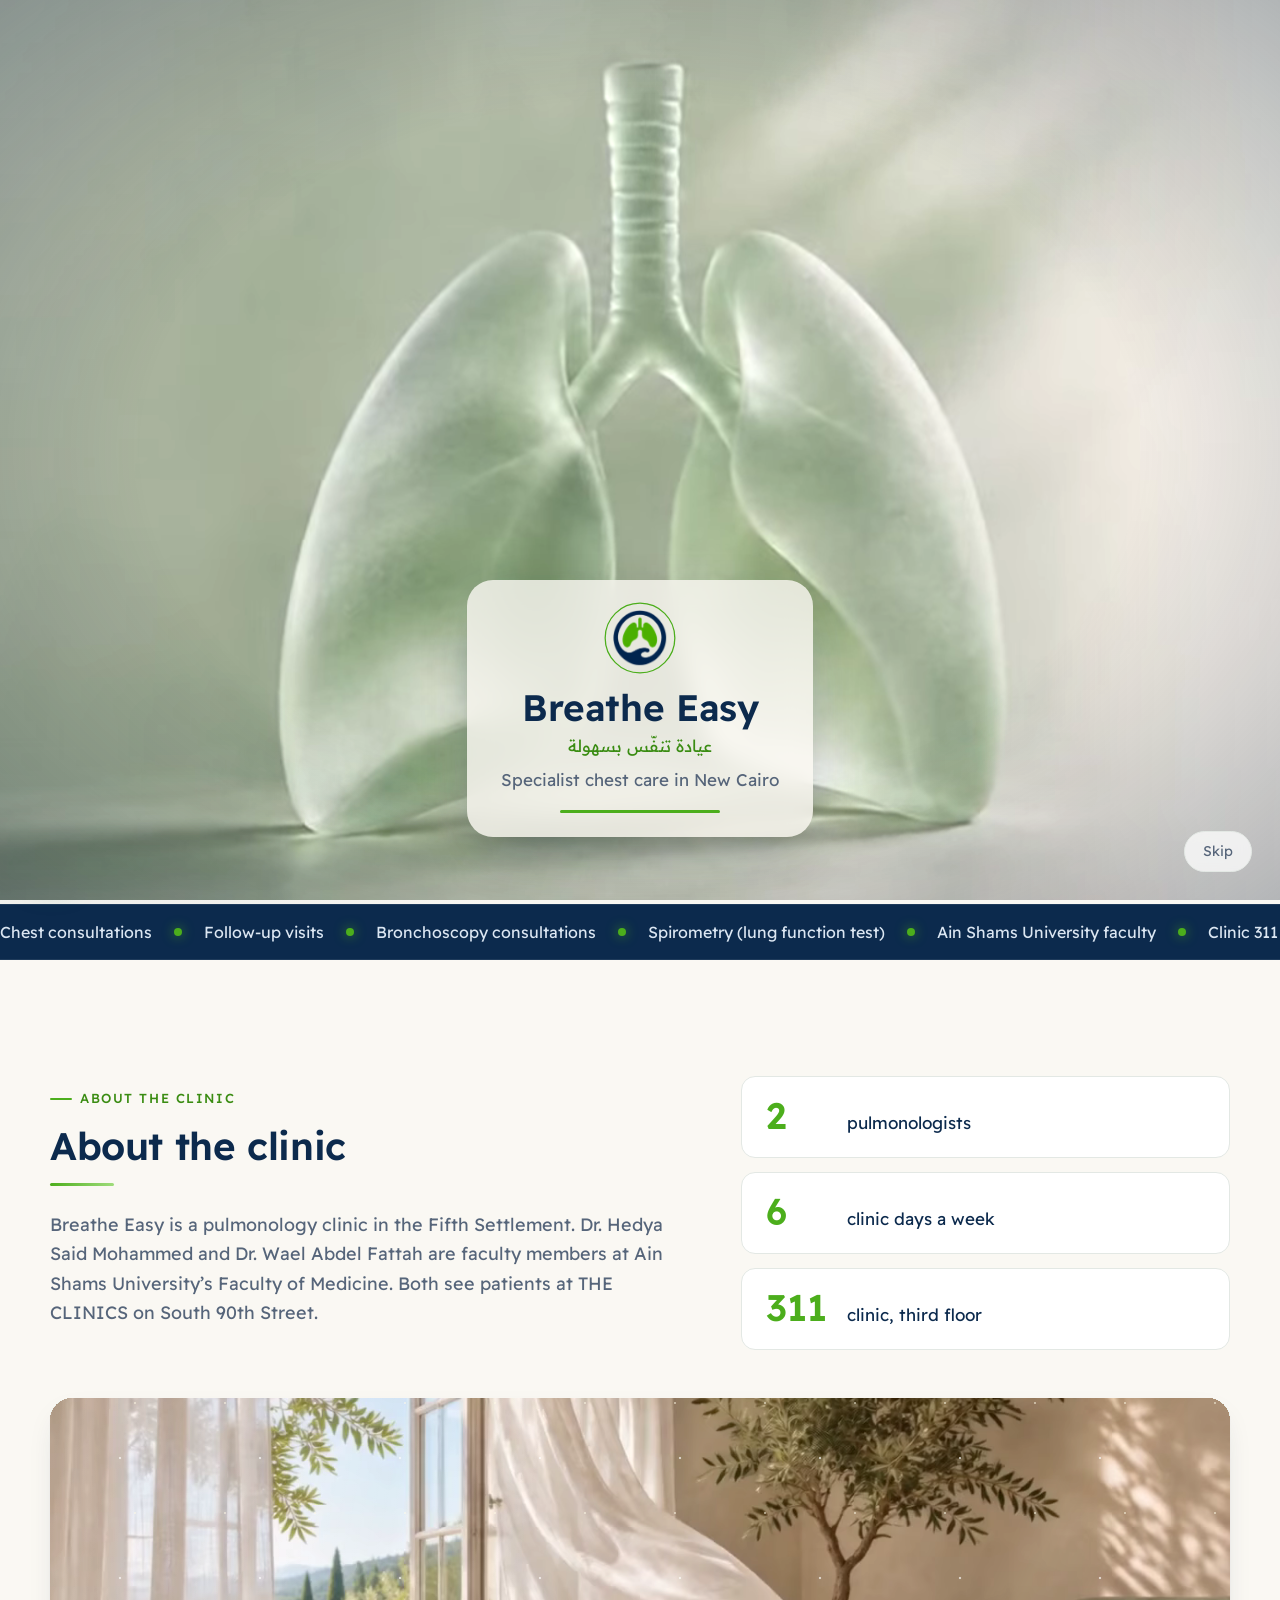
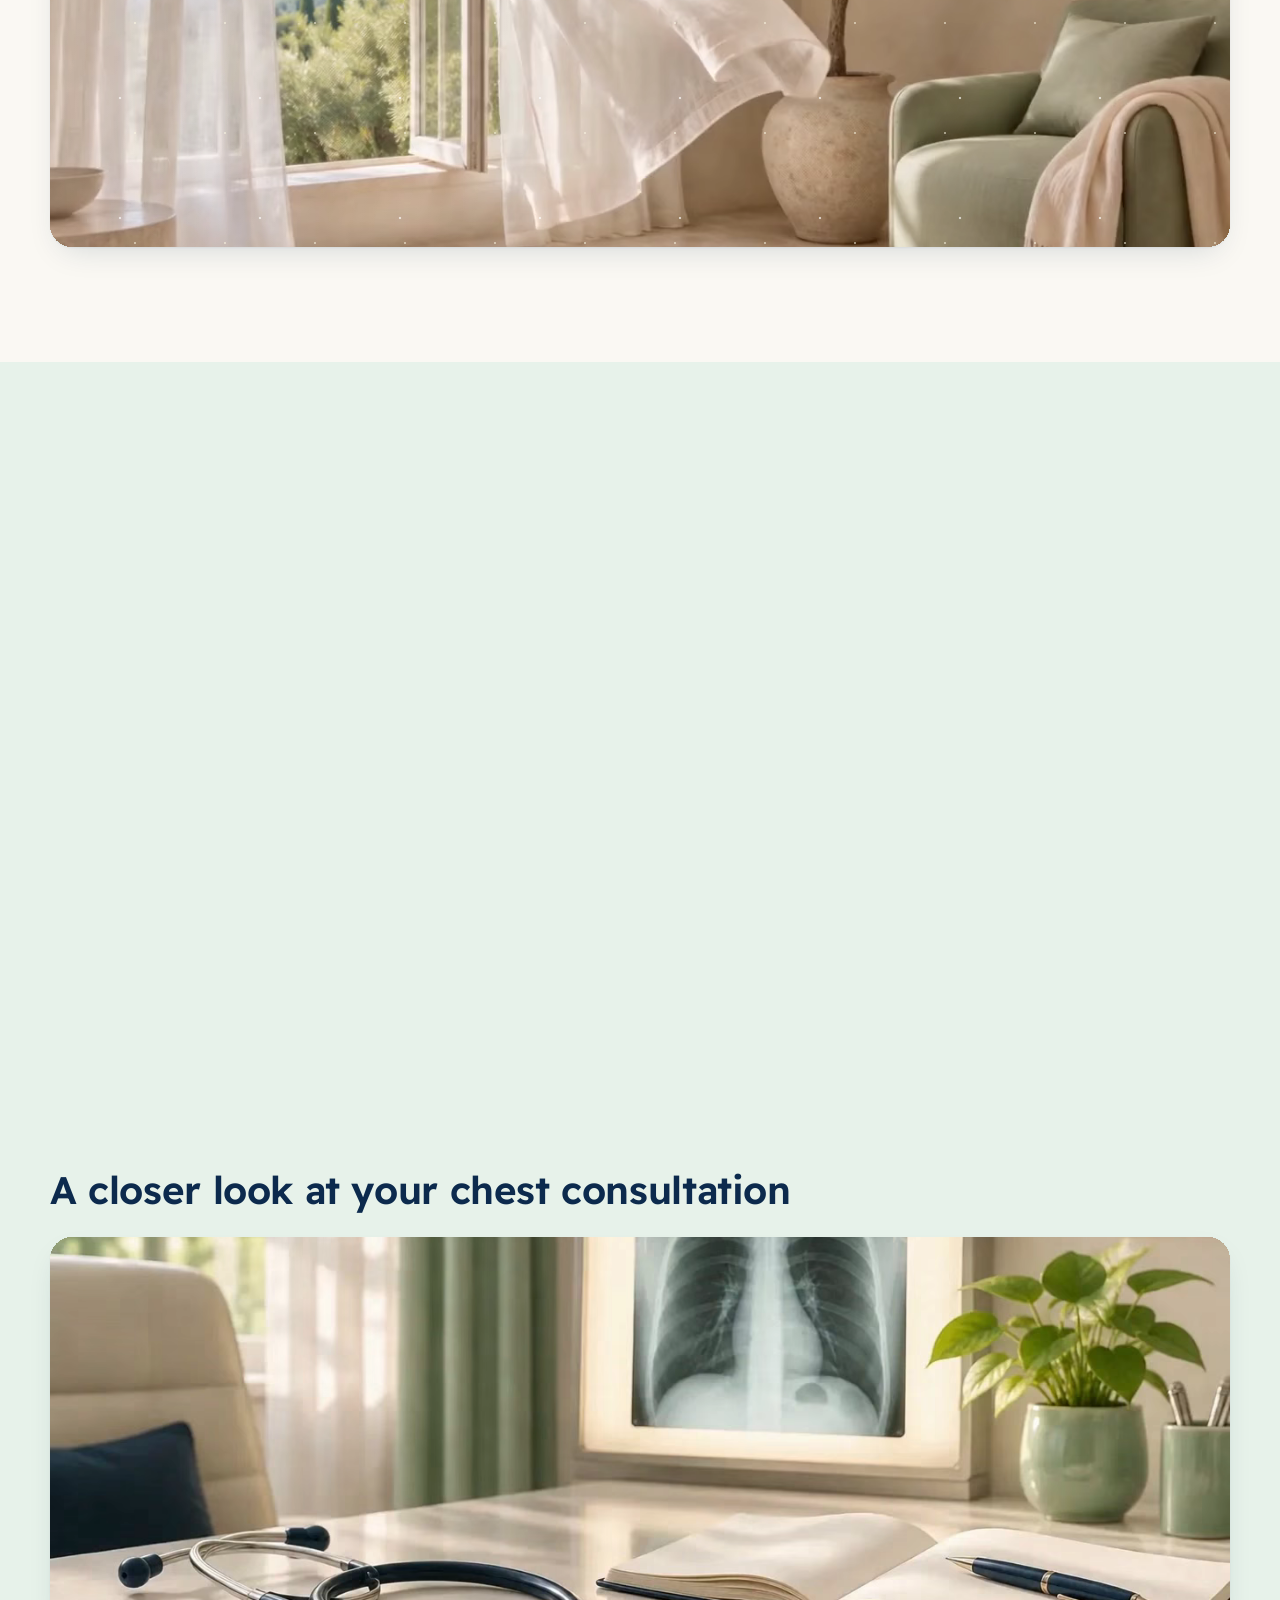
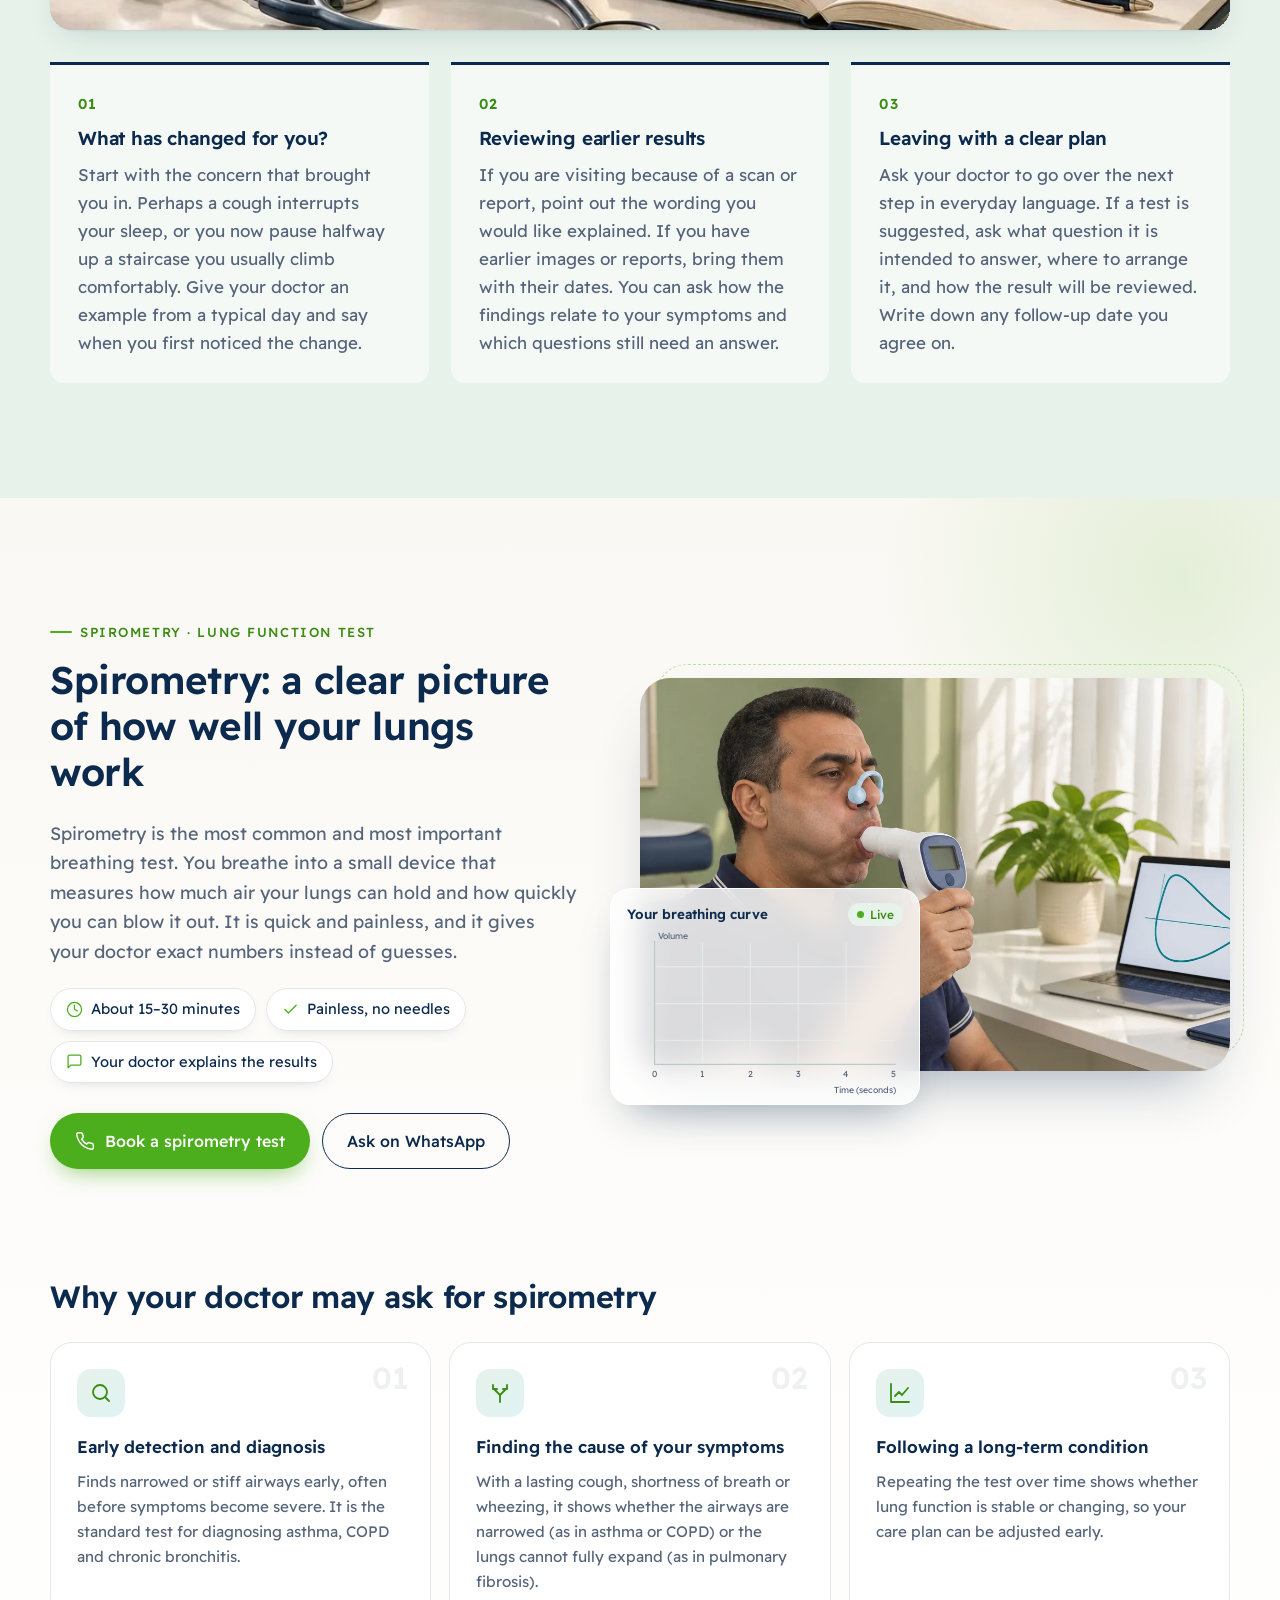
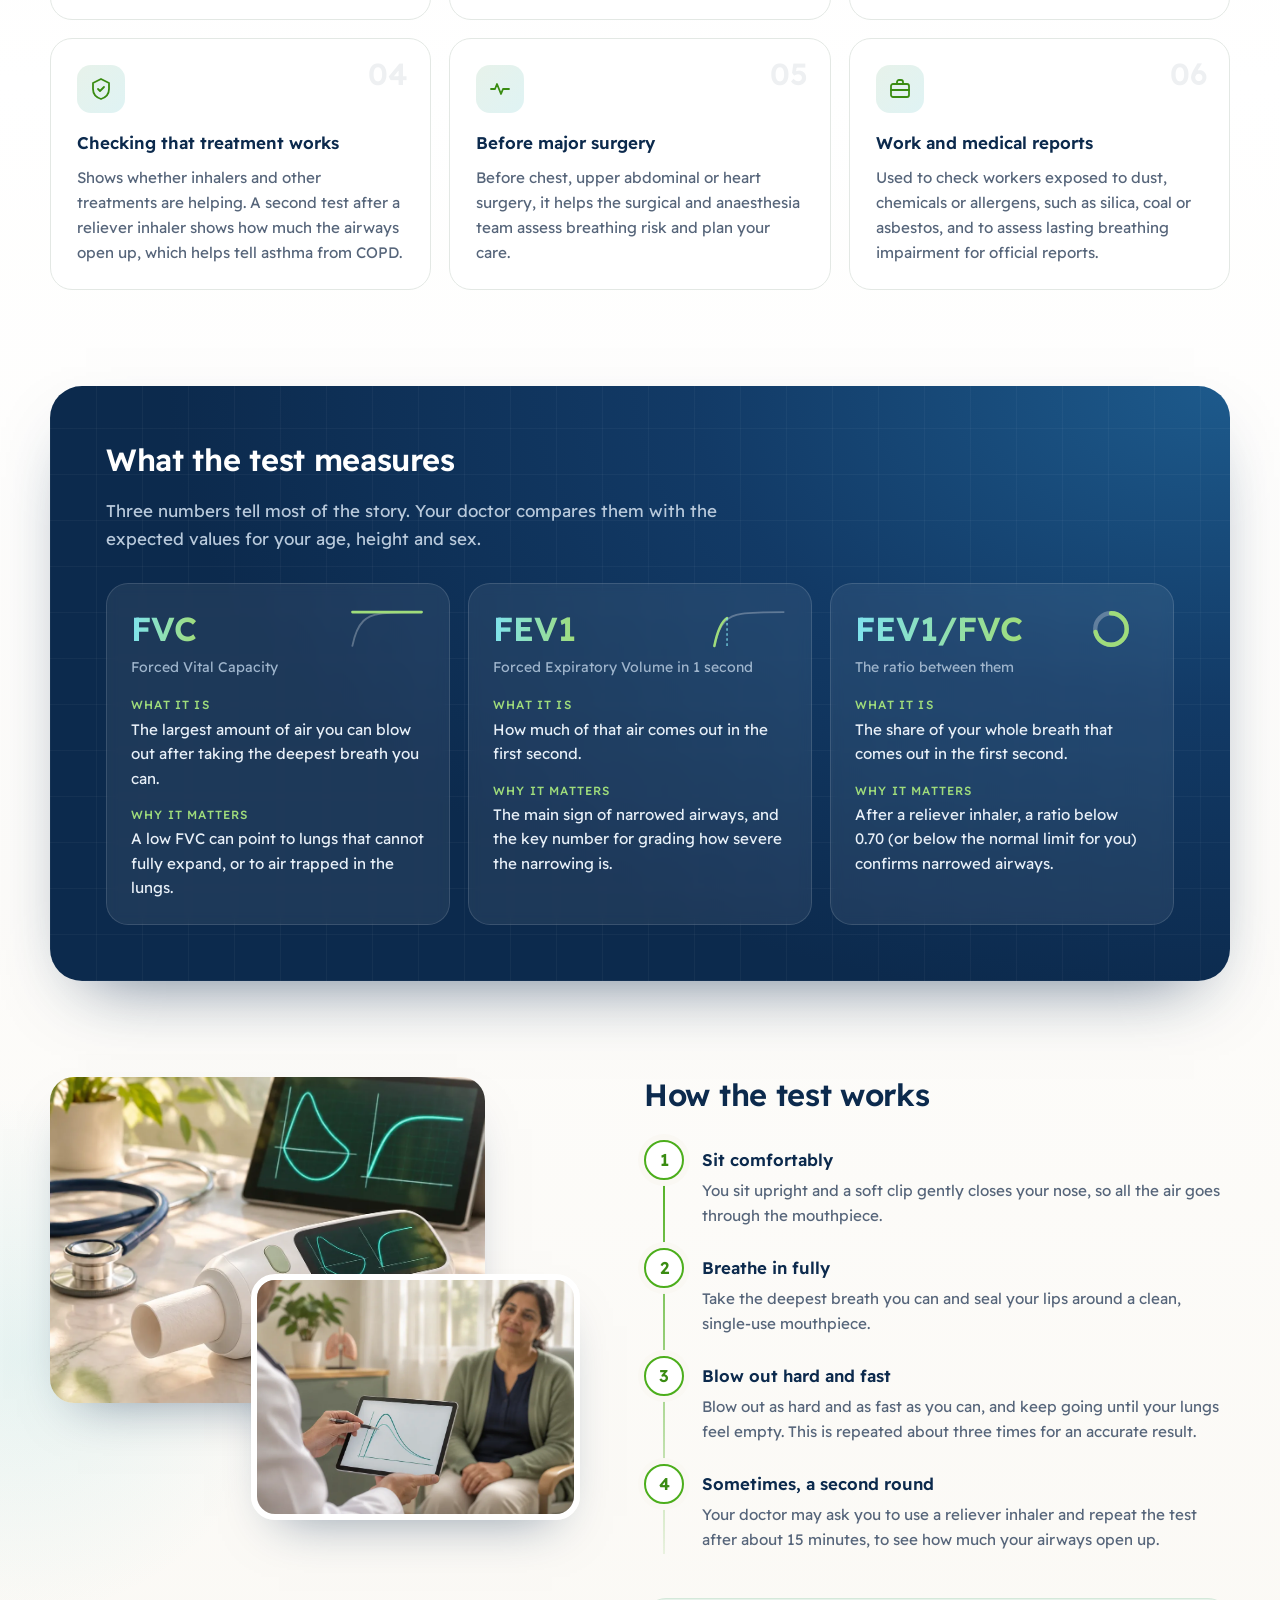
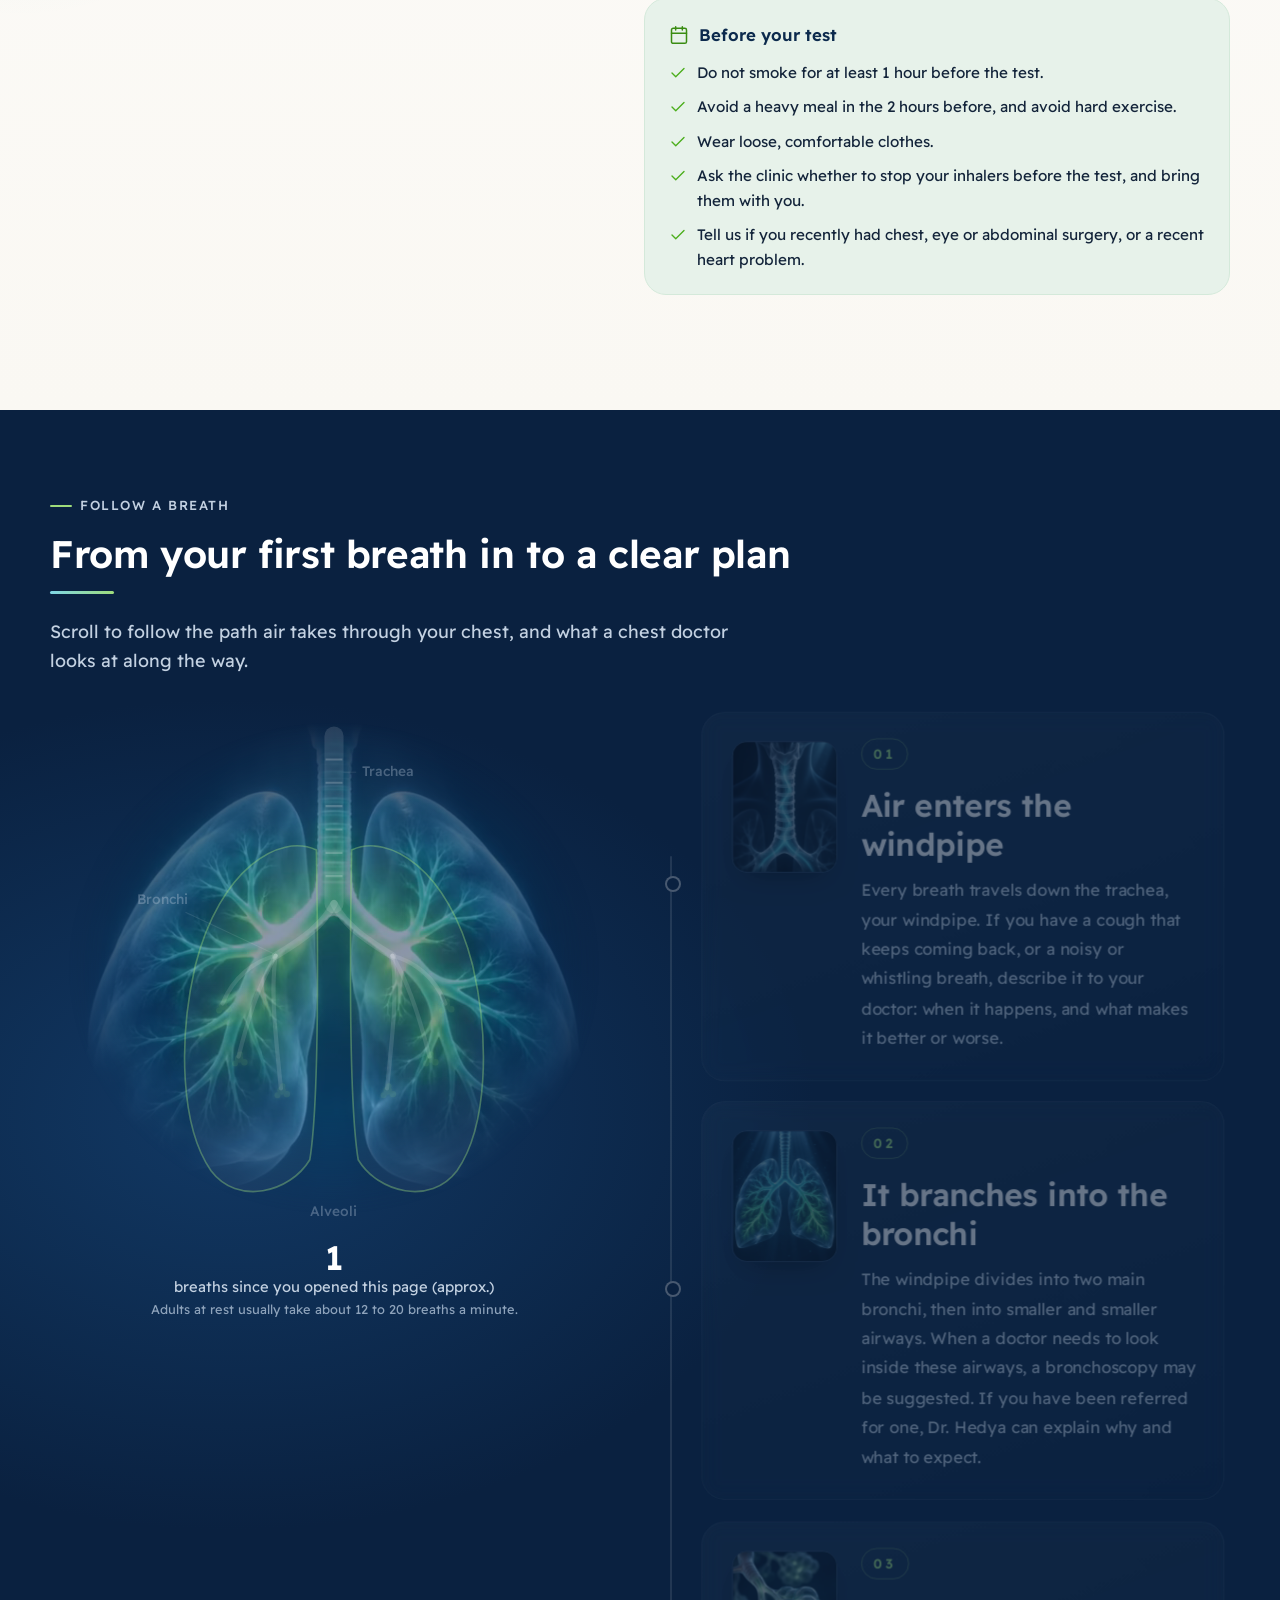
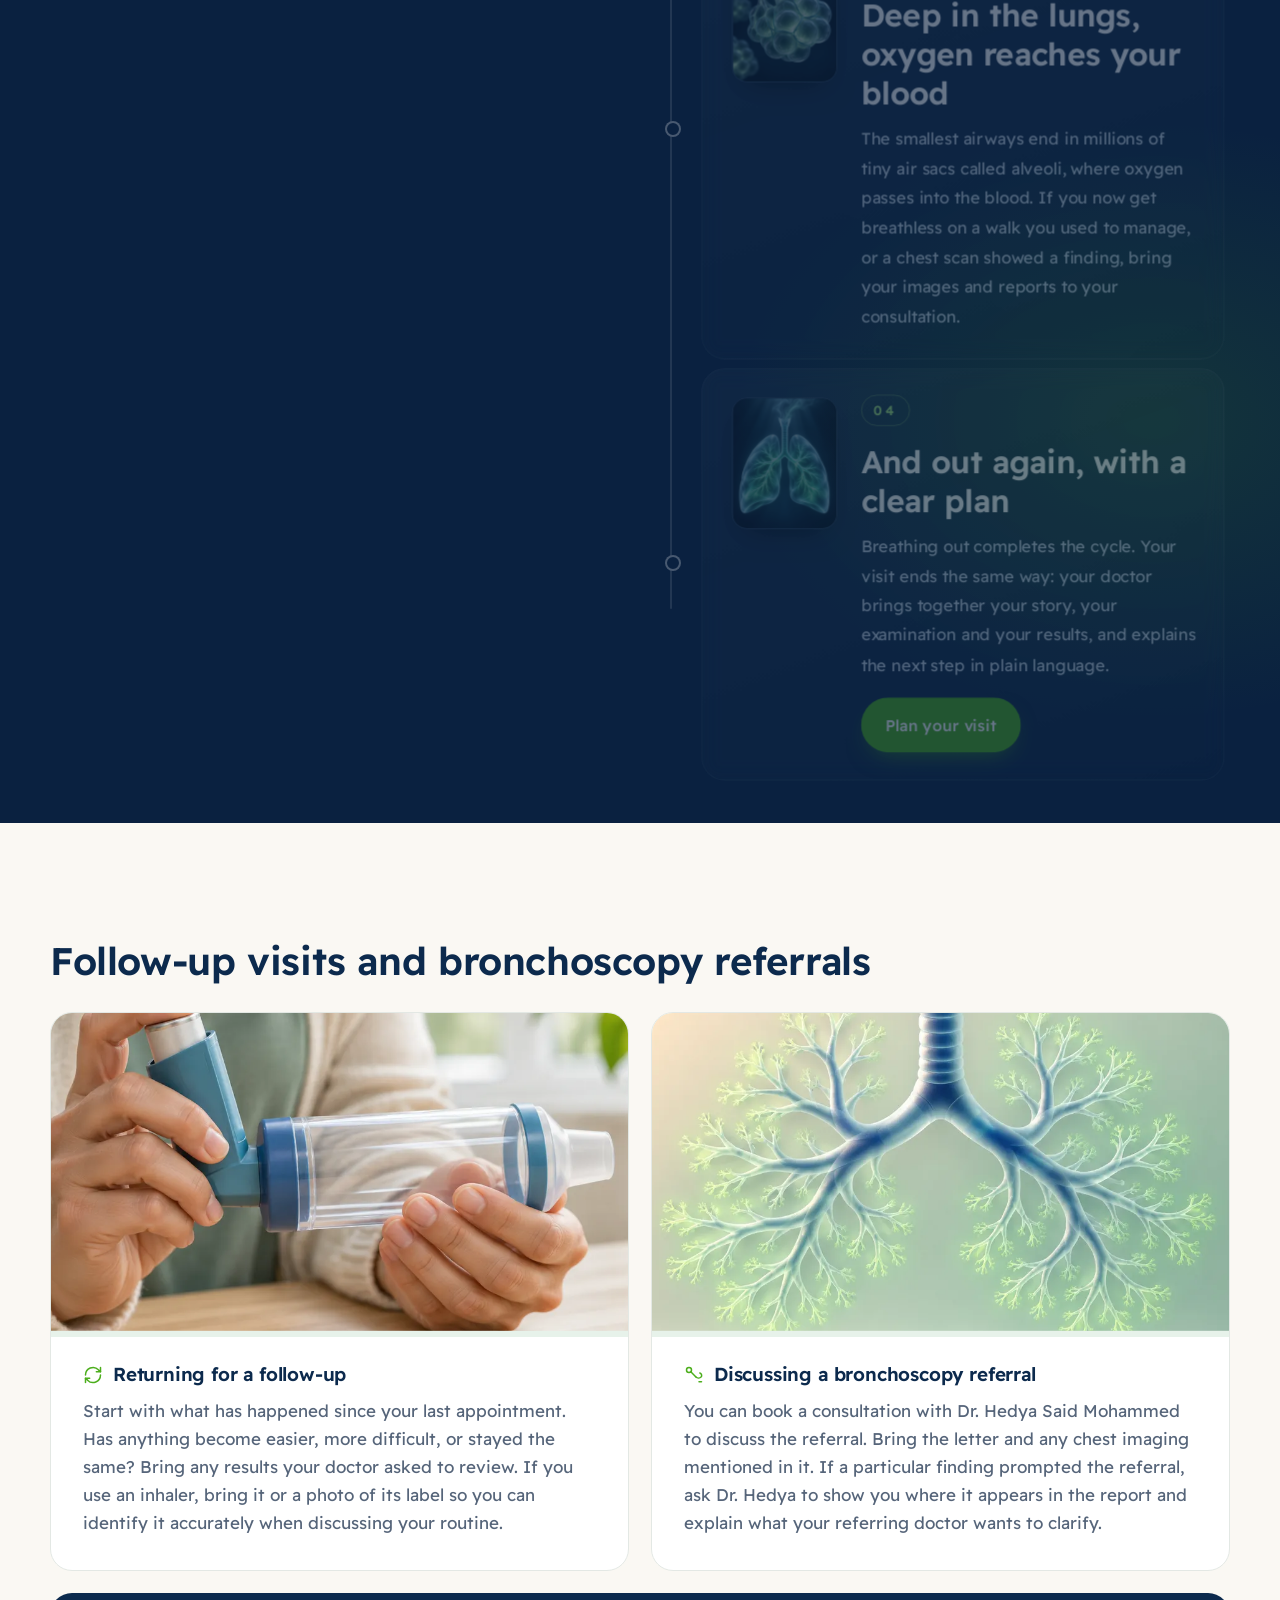
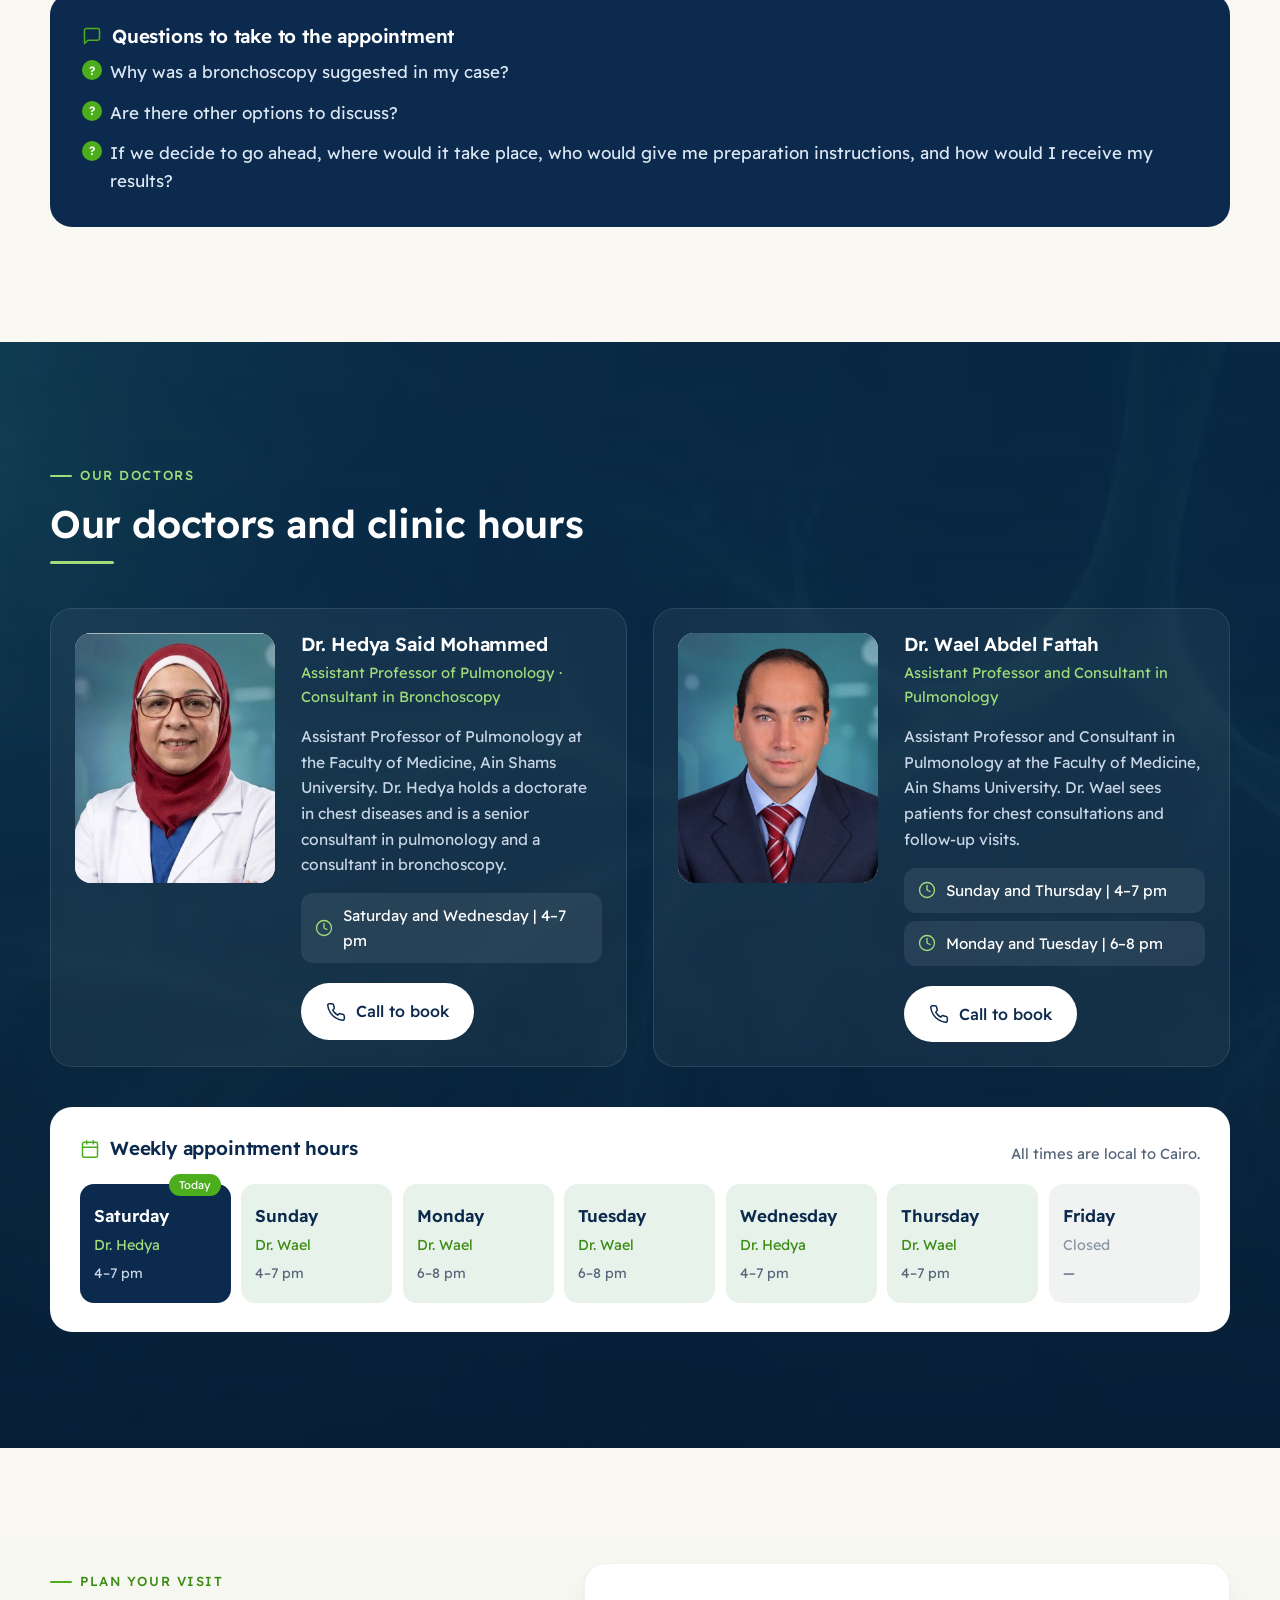
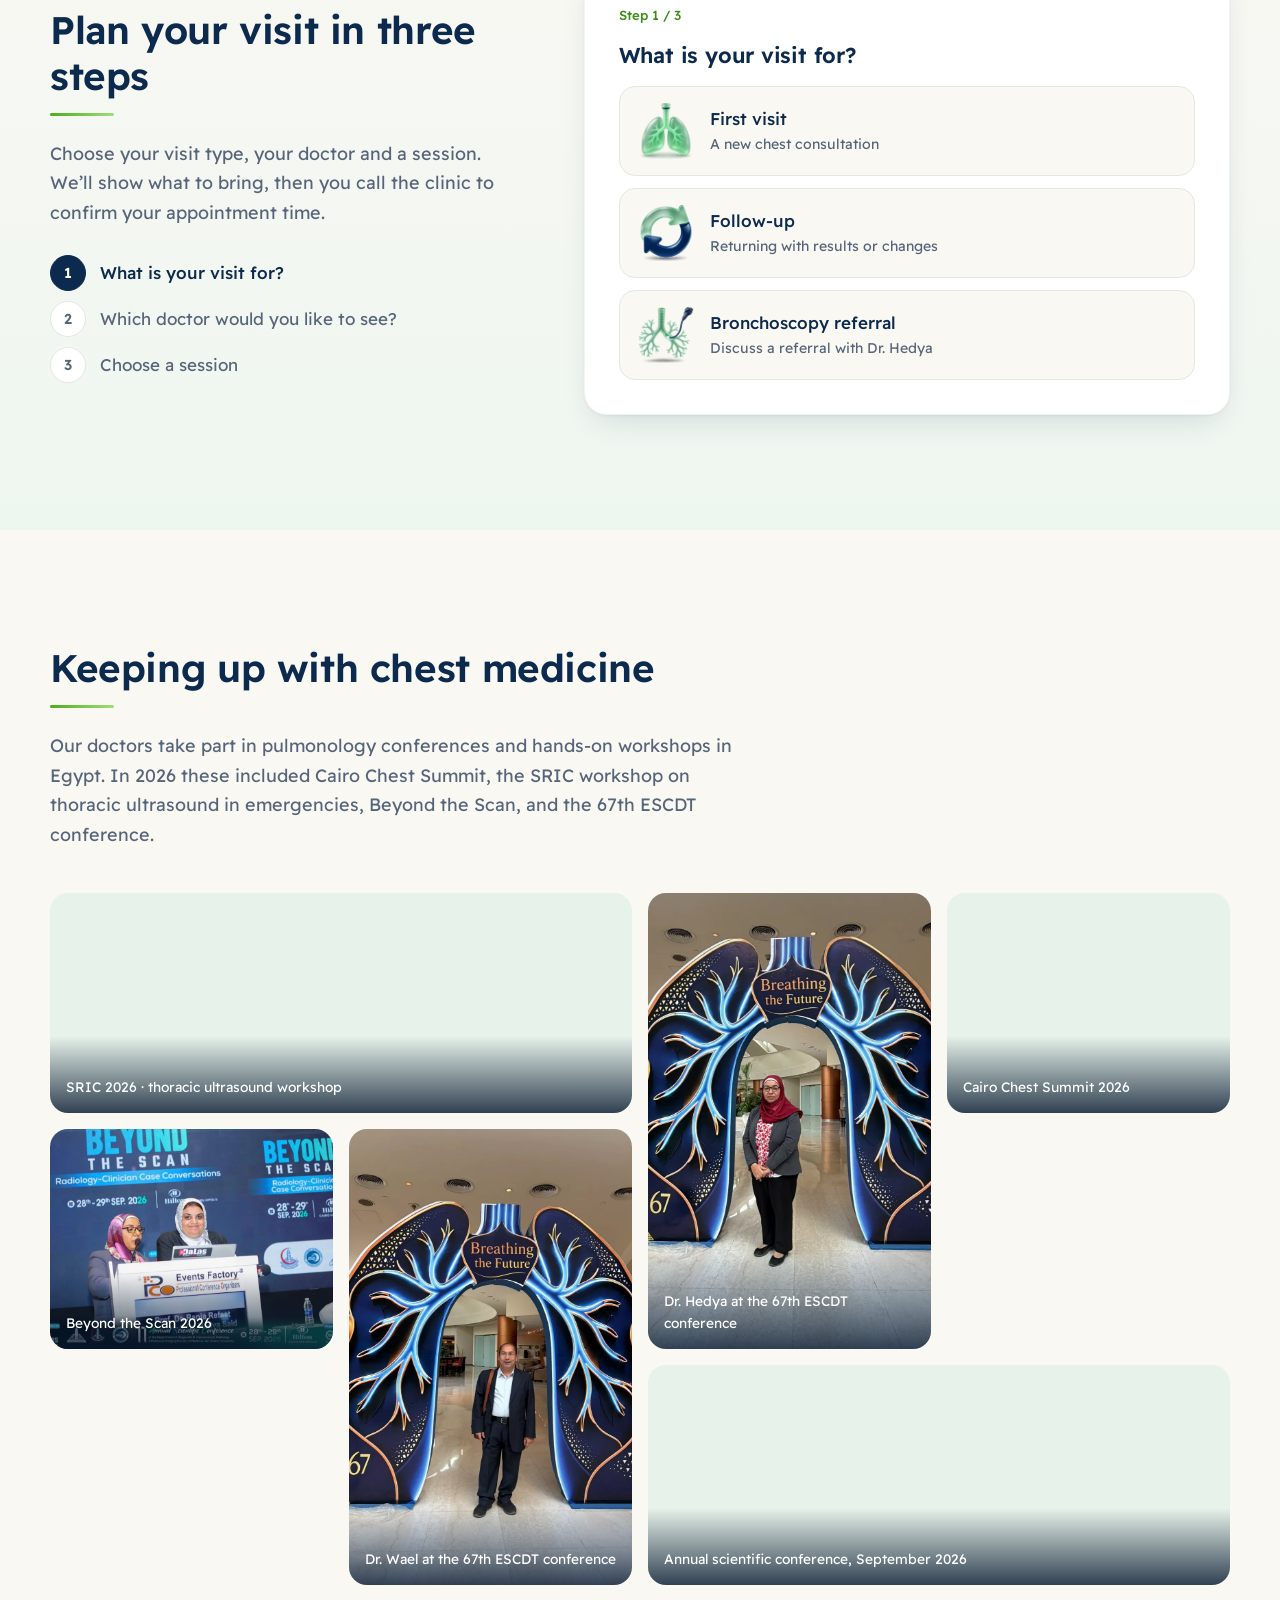
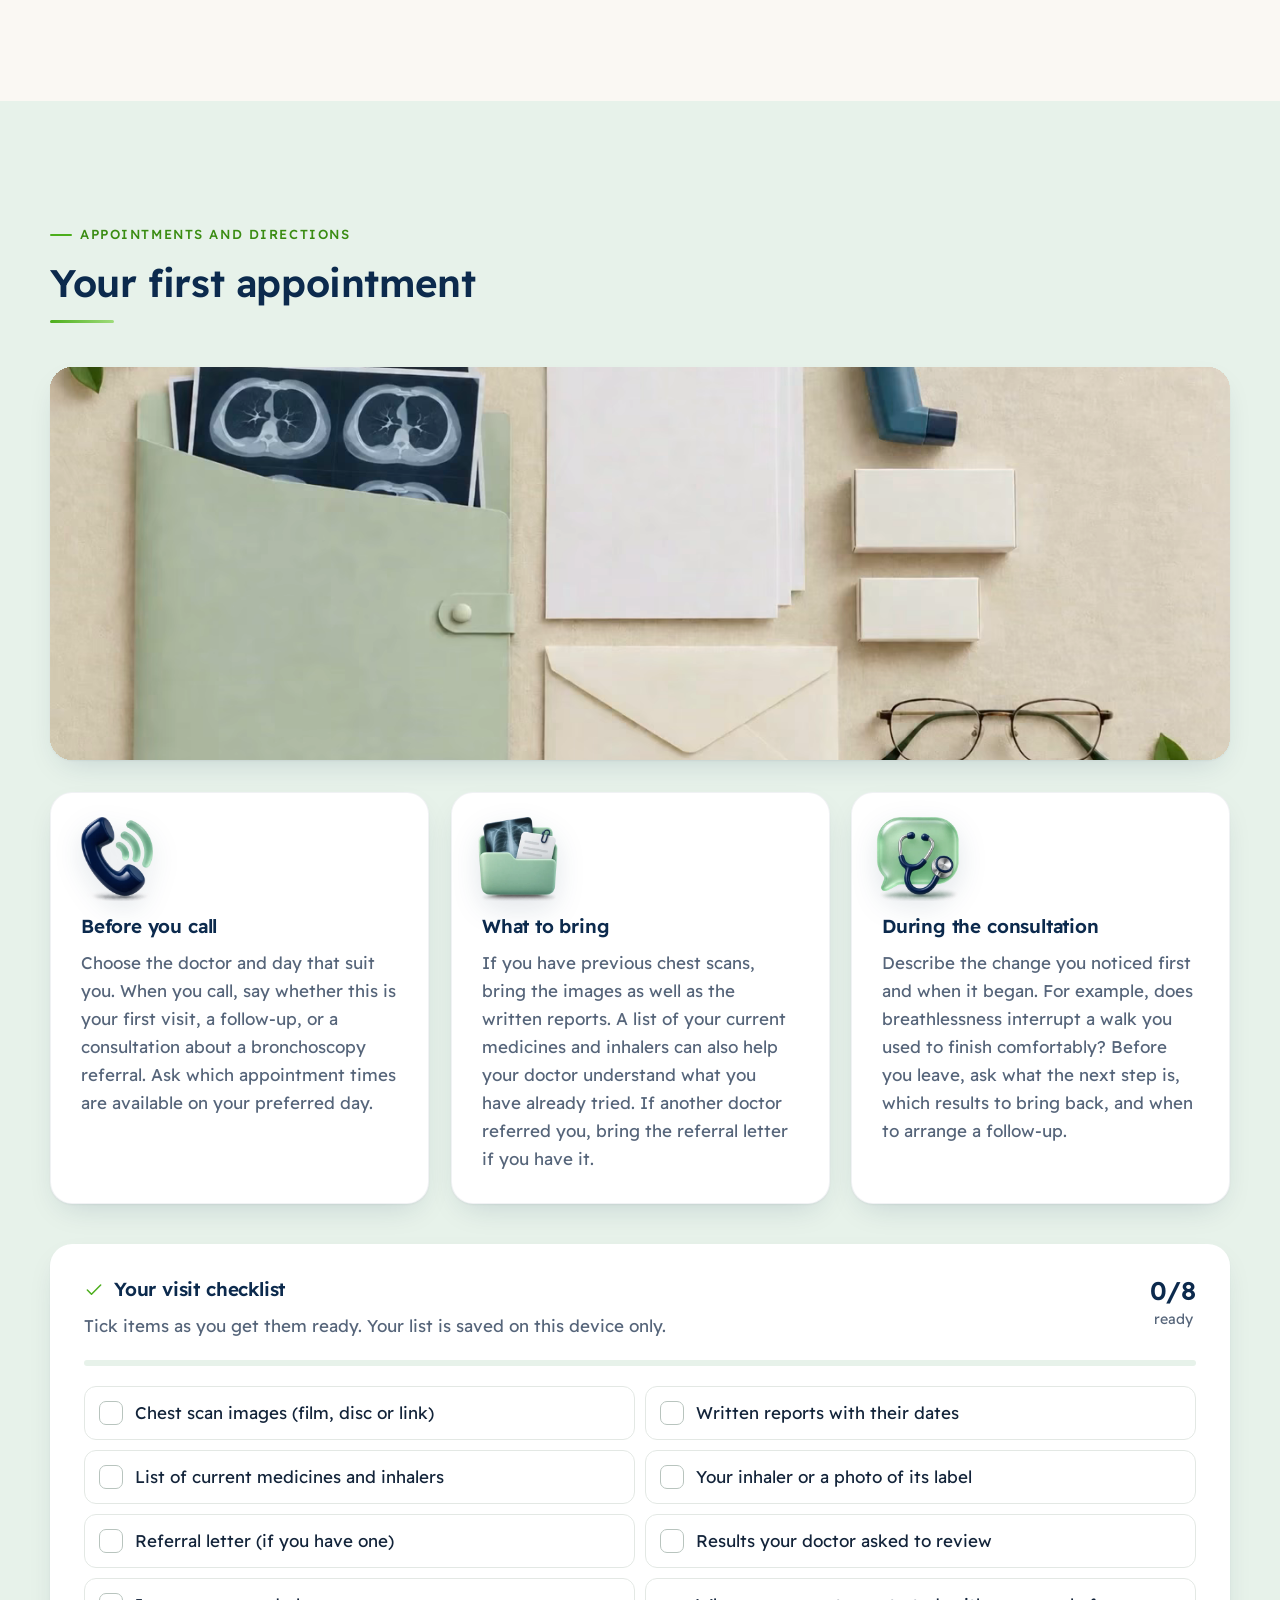
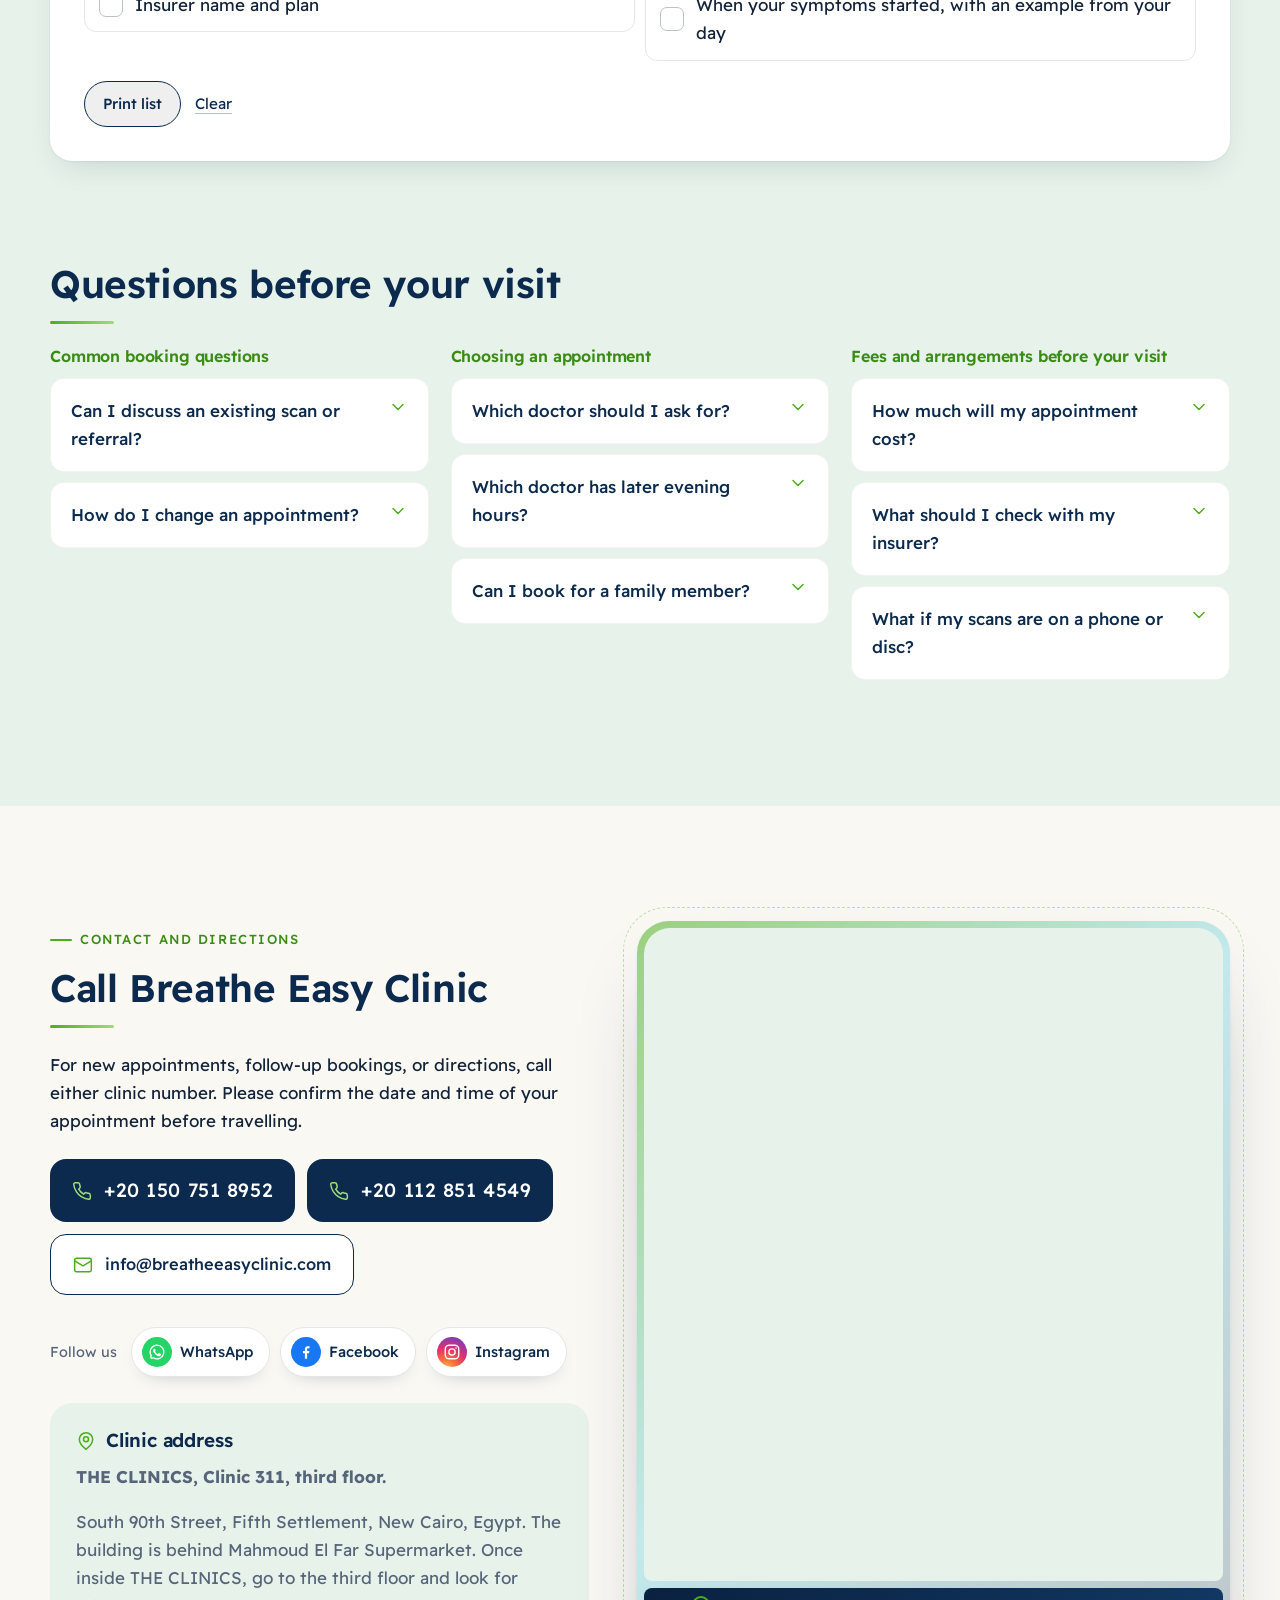
<file: index.html>
<!doctype html>
<html lang="en" dir="ltr" class="no-js">
<head>
<meta charset="utf-8">
<script>(function(d){d.classList.remove('no-js');try{if(!sessionStorage.getItem('be-intro')&&!matchMedia('(prefers-reduced-motion: reduce)').matches)d.classList.add('has-intro')}catch(e){}})(document.documentElement)</script>
<meta name="viewport" content="width=device-width, initial-scale=1">
<title>Chest Doctor &amp; Pulmonologist in New Cairo | Breathe Easy Clinic</title>
<meta name="description" content="Chest doctor in the Fifth Settlement, New Cairo: consultations, follow-up and bronchoscopy referrals with Ain Shams University pulmonologists, 6 days a week.">
<meta name="theme-color" content="#0c2a4d">
<meta name="robots" content="index, follow, max-image-preview:large">
<meta name="geo.region" content="EG-C">
<meta name="geo.placename" content="Fifth Settlement, New Cairo">
<link rel="preload" as="image" href="assets/hero-breath-poster.webp" fetchpriority="high">
<link rel="canonical" href="https://breatheeasyclinic.com/">
<link rel="alternate" hreflang="en" href="https://breatheeasyclinic.com/">
<link rel="alternate" hreflang="ar" href="https://breatheeasyclinic.com/ar/">
<link rel="alternate" hreflang="x-default" href="https://breatheeasyclinic.com/">
<meta property="og:type" content="website">
<meta property="og:site_name" content="Breathe Easy Clinic">
<meta property="og:url" content="https://breatheeasyclinic.com/">
<meta property="og:title" content="Chest Doctor &amp; Pulmonologist in New Cairo | Breathe Easy Clinic">
<meta property="og:description" content="Chest doctor in the Fifth Settlement, New Cairo: consultations, follow-up and bronchoscopy referrals with Ain Shams University pulmonologists, 6 days a week.">
<meta property="og:image" content="https://breatheeasyclinic.com/assets/og-cover.jpg">
<meta property="og:image:width" content="1200">
<meta property="og:image:height" content="630">
<meta property="og:image:alt" content="Breathe Easy Clinic, chest doctors Dr. Hedya and Dr. Wael in New Cairo">
<meta property="og:locale" content="en_US">
<meta property="og:locale:alternate" content="ar_EG">
<meta name="twitter:card" content="summary_large_image">
<meta name="twitter:title" content="Chest Doctor &amp; Pulmonologist in New Cairo | Breathe Easy Clinic">
<meta name="twitter:description" content="Chest doctor in the Fifth Settlement, New Cairo: consultations, follow-up and bronchoscopy referrals with Ain Shams University pulmonologists, 6 days a week.">
<meta name="twitter:image" content="https://breatheeasyclinic.com/assets/og-cover.jpg">
<link rel="icon" type="image/png" href="assets/favicon.png">
<link rel="apple-touch-icon" href="assets/apple-touch-icon.png">
<link rel="manifest" href="site.webmanifest">
<link rel="preconnect" href="https://fonts.googleapis.com">
<link rel="preconnect" href="https://fonts.gstatic.com" crossorigin>
<link href="https://fonts.googleapis.com/css2?family=Readex+Pro:wght@300;400;500;600;700&display=swap" rel="stylesheet">
<link rel="stylesheet" href="styles.css?v=202611282330">
<link rel="stylesheet" href="features.css?v=202611282330">
<link rel="stylesheet" href="dynamics.css?v=202611282330">
<link rel="stylesheet" href="spiro.css?v=202611282330">
<link rel="stylesheet" href="mobile.css?v=202611282330">
<script type="application/ld+json">{"@context": "https://schema.org", "@type": "MedicalClinic", "name": "Breathe Easy Clinic", "alternateName": "عيادة تنفّس بسهولة", "medicalSpecialty": "Pulmonary", "url": "https://breatheeasyclinic.com/", "telephone": ["+201507518952", "+201128514549"], "email": "info@breatheeasyclinic.com", "image": "https://breatheeasyclinic.com/assets/og-cover.jpg", "address": {"@type": "PostalAddress", "streetAddress": "THE CLINICS, Clinic 311, third floor, South 90th Street", "addressLocality": "Fifth Settlement, New Cairo", "addressRegion": "Cairo", "addressCountry": "EG"}, "openingHoursSpecification": [{"@type": "OpeningHoursSpecification", "dayOfWeek": ["Saturday", "Wednesday"], "opens": "16:00", "closes": "19:00"}, {"@type": "OpeningHoursSpecification", "dayOfWeek": ["Sunday", "Thursday"], "opens": "16:00", "closes": "19:00"}, {"@type": "OpeningHoursSpecification", "dayOfWeek": ["Monday", "Tuesday"], "opens": "18:00", "closes": "20:00"}], "areaServed": [{"@type": "City", "name": "New Cairo"}, {"@type": "Place", "name": "Fifth Settlement"}], "availableLanguage": ["ar", "en"], "logo": "https://breatheeasyclinic.com/assets/logo-mark.png", "hasMap": "https://www.google.com/maps/search/?api=1&query=THE+CLINICS+South+90th+Street+Fifth+Settlement+New+Cairo", "isAcceptingNewPatients": true, "sameAs": ["https://www.facebook.com/profile.php?id=61596596594004", "https://www.instagram.com/breathe3679/"], "availableService": [{"@type": "MedicalProcedure", "name": "Chest consultations"}, {"@type": "MedicalProcedure", "name": "Follow-up visits"}, {"@type": "MedicalProcedure", "name": "Bronchoscopy consultations"}, {"@type": "MedicalProcedure", "name": "Spirometry (lung function test)"}], "employee": [{"@type": "Physician", "name": "Dr. Hedya Said Mohammed", "medicalSpecialty": "Pulmonary", "description": "Assistant Professor of Pulmonology at the Faculty of Medicine, Ain Shams University. Dr. Hedya holds a doctorate in chest diseases and is a senior consultant in pulmonology and a consultant in bronchoscopy.", "image": "https://breatheeasyclinic.com/assets/dr-hedya.webp", "alumniOf": {"@type": "CollegeOrUniversity", "name": "Ain Shams University"}}, {"@type": "Physician", "name": "Dr. Wael Abdel Fattah", "medicalSpecialty": "Pulmonary", "description": "Assistant Professor and Consultant in Pulmonology at the Faculty of Medicine, Ain Shams University. Dr. Wael sees patients for chest consultations and follow-up visits.", "image": "https://breatheeasyclinic.com/assets/dr-wael.webp", "alumniOf": {"@type": "CollegeOrUniversity", "name": "Ain Shams University"}}]}</script>
<script type="application/ld+json">{"@context": "https://schema.org", "@type": "FAQPage", "mainEntity": [{"@type": "Question", "name": "Can I discuss an existing scan or referral?", "acceptedAnswer": {"@type": "Answer", "text": "Yes. Mention this when booking and bring the relevant documents. For a bronchoscopy referral, request a consultation with Dr. Hedya to discuss why the procedure was suggested and what happens next."}}, {"@type": "Question", "name": "How do I change an appointment?", "acceptedAnswer": {"@type": "Answer", "text": "Call the clinic with your name, your doctor’s name, and the date of your booking so you can ask about another available time."}}, {"@type": "Question", "name": "Which doctor should I ask for?", "acceptedAnswer": {"@type": "Answer", "text": "Both Dr. Hedya and Dr. Wael see patients for chest consultations. If you have already seen one of them and are returning with results, give that doctor’s name when you call. For a bronchoscopy referral, ask for a consultation with Dr. Hedya."}}, {"@type": "Question", "name": "Which doctor has later evening hours?", "acceptedAnswer": {"@type": "Answer", "text": "Dr. Wael’s Monday and Tuesday sessions run from 6 to 8 pm. If you prefer Saturday, Dr. Hedya sees patients from 4 to 7 pm. Call to check which appointment times are still available within the session."}}, {"@type": "Question", "name": "Can I book for a family member?", "acceptedAnswer": {"@type": "Answer", "text": "When you call on someone else’s behalf, have the patient’s name, the preferred doctor, and a suitable day ready. If the patient needs help getting to the third floor, ask about the building entrance, lift access, and the easiest drop-off point before setting out."}}, {"@type": "Question", "name": "How much will my appointment cost?", "acceptedAnswer": {"@type": "Answer", "text": "Tell the clinic whether you are booking a first consultation, returning with test results, or discussing a referral. Ask for the fee for that visit and which payment methods you can use. If you need a receipt for reimbursement, mention it when you book."}}, {"@type": "Question", "name": "What should I check with my insurer?", "acceptedAnswer": {"@type": "Answer", "text": "Have the name of your insurer and your plan ready. Ask the clinic whether it accepts that specific plan, then check with your insurer about referrals, prior approval, and any amount you would pay yourself."}}, {"@type": "Question", "name": "What if my scans are on a phone or disc?", "acceptedAnswer": {"@type": "Answer", "text": "When booking, ask which formats the doctor can review. If your images are accessed through a radiology centre’s link, check that the link opens before your visit. Keep the written report with the images so the doctor can tell which examination and date they belong to."}}]}</script>
<script type="application/ld+json">{"@context": "https://schema.org", "@type": "WebSite", "name": "Breathe Easy Clinic", "alternateName": "عيادة تنفّس بسهولة", "url": "https://breatheeasyclinic.com/", "inLanguage": ["en", "ar"]}</script>
</head>
<body>
<div class="intro" id="intro" aria-hidden="true">
  <video class="intro-video" muted playsinline preload="auto" poster="assets/intro-poster.webp"><source src="assets/intro.webm" type="video/webm"><source src="assets/intro.mp4" type="video/mp4"></video>
  <div class="intro-inner">
    <div class="intro-logo">
      <svg class="intro-ring" viewBox="0 0 120 120"><circle cx="60" cy="60" r="55"/></svg>
      <img class="intro-mark" src="assets/logo-mark.png" alt="">
    </div>
    <div class="intro-name"><strong>Breathe Easy</strong><span>عيادة تنفّس بسهولة</span></div>
    <p class="intro-tag">Specialist chest care in New Cairo</p>
    <div class="intro-breath"><span></span></div>
  </div>
  <button class="intro-skip" type="button">Skip</button>
</div>
<div class="progress" aria-hidden="true"><span id="progress"></span></div>
<a class="skip" href="#main">Skip to content</a>

<header class="site-header" id="top">
  <div class="wrap nav-row">
    <a class="brand" href="#top" aria-label="Breathe Easy">
      <img src="assets/logo-mark.png" alt="" width="44" height="45">
      <span><strong>Breathe Easy</strong><small>Chest Clinic · New Cairo</small></span>
    </a>
    <nav class="main-nav" aria-label="Main">
      <a href="#about">About the clinic</a>
      <a href="#services">Services</a>
      <a href="#doctors">Our doctors</a>
      <a href="#visit">Appointments and directions</a>
      <a href="#newsletter" class="nav-sub">News &amp; updates</a>
    </nav>
    <div class="nav-actions">
      <span class="status" id="status" hidden><i></i><span></span></span>
      <a class="btn btn-ghost btn-sm sub-btn" href="#newsletter"><svg class="ic" viewBox="0 0 24 24" fill="none" stroke="currentColor" stroke-width="1.8" stroke-linecap="round" stroke-linejoin="round" aria-hidden="true"><path d="M6 8a6 6 0 0 1 12 0c0 7 3 9 3 9H3s3-2 3-9"/><path d="M10.3 21a1.94 1.94 0 0 0 3.4 0"/></svg><span>Subscribe</span></a>
      <a class="lang" href="ar/" hreflang="ar" lang="ar">العربية</a>
      <a class="btn btn-primary btn-sm" href="tel:+201507518952"><svg class="ic" viewBox="0 0 24 24" fill="none" stroke="currentColor" stroke-width="1.8" stroke-linecap="round" stroke-linejoin="round" aria-hidden="true"><path d="M22 16.9v3a2 2 0 0 1-2.2 2 19.8 19.8 0 0 1-8.6-3.1 19.5 19.5 0 0 1-6-6A19.8 19.8 0 0 1 2.1 4.2 2 2 0 0 1 4.1 2h3a2 2 0 0 1 2 1.7c.1.9.4 1.8.7 2.7a2 2 0 0 1-.5 2.1L8 9.8a16 16 0 0 0 6 6l1.3-1.3a2 2 0 0 1 2.1-.4c.9.3 1.8.6 2.7.7a2 2 0 0 1 1.7 2z"/></svg><span>Call to book</span></a>
      <button class="menu-btn" aria-label="Menu" aria-expanded="false"><span></span><span></span></button>
    </div>
  </div>
</header>

<main id="main">

<section class="hero">
  <div class="wrap hero-grid">
    <div class="hero-copy">
      <p class="eyebrow">Pulmonology · Fifth Settlement</p>
      <h1>Specialist chest care in New Cairo</h1>
      <p class="lead">A cough that keeps coming back, shortness of breath on your usual walk, or questions about a chest scan can bring you to a lung specialist. At Breathe Easy Clinic, you can discuss what you’ve noticed with a pulmonologist and understand the next step in your care.</p>
      <div class="cta-row">
        <a class="btn btn-primary" href="tel:+201507518952"><svg class="ic" viewBox="0 0 24 24" fill="none" stroke="currentColor" stroke-width="1.8" stroke-linecap="round" stroke-linejoin="round" aria-hidden="true"><path d="M22 16.9v3a2 2 0 0 1-2.2 2 19.8 19.8 0 0 1-8.6-3.1 19.5 19.5 0 0 1-6-6A19.8 19.8 0 0 1 2.1 4.2 2 2 0 0 1 4.1 2h3a2 2 0 0 1 2 1.7c.1.9.4 1.8.7 2.7a2 2 0 0 1-.5 2.1L8 9.8a16 16 0 0 0 6 6l1.3-1.3a2 2 0 0 1 2.1-.4c.9.3 1.8.6 2.7.7a2 2 0 0 1 1.7 2z"/></svg><span>Call to book</span></a>
        <a class="btn btn-ghost" href="#plan"><span>Plan your visit</span><svg class="ic flip" viewBox="0 0 24 24" fill="none" stroke="currentColor" stroke-width="1.8" stroke-linecap="round" stroke-linejoin="round" aria-hidden="true"><path d="M5 12h14"/><path d="m12 5 7 7-7 7"/></svg></a>
      </div>
      <ul class="chips">
        <li><svg class="ic" viewBox="0 0 24 24" fill="none" stroke="currentColor" stroke-width="1.8" stroke-linecap="round" stroke-linejoin="round" aria-hidden="true"><path d="M20 10c0 6-8 12-8 12s-8-6-8-12a8 8 0 0 1 16 0z"/><circle cx="12" cy="10" r="3"/></svg>Clinic 311 · THE CLINICS</li>
        <li><svg class="ic" viewBox="0 0 24 24" fill="none" stroke="currentColor" stroke-width="1.8" stroke-linecap="round" stroke-linejoin="round" aria-hidden="true"><path d="M22 10 12 5 2 10l10 5 10-5z"/><path d="M6 12v5c3 2 9 2 12 0v-5"/></svg>Ain Shams University faculty</li>
      </ul>
      <div class="pacer" id="pacer" data-labels='{&quot;start&quot;: &quot;Tap to start a calm breath&quot;, &quot;inhale&quot;: &quot;Breathe in…&quot;, &quot;exhale&quot;: &quot;Breathe out…&quot;}'>
        <button type="button" aria-pressed="false" aria-label="Breathe with us"><span class="orb"></span></button>
        <div class="pc-text"><small>Breathe with us</small><span class="pc-label" aria-live="polite">Tap to start a calm breath</span></div>
      </div>
    </div>
    <div class="hero-visual">
      <div class="breath-ring" aria-hidden="true"></div>
      <div class="hero-img"><img src="assets/hero-breath-poster.webp" alt="Frosted glass lungs, Breathe Easy Clinic" width="900" height="900" fetchpriority="high"><video class="hero-video" muted loop playsinline preload="metadata" poster="assets/hero-breath-poster.webp" aria-hidden="true"><source src="assets/hero-breath.webm" type="video/webm"><source src="assets/hero-breath.mp4" type="video/mp4"></video></div>
      <div class="today-card" id="todayCard" aria-live="polite">
        <span class="pulse" aria-hidden="true"></span>
        <div><small id="todayLabel">Today at the clinic</small><strong id="todayDoc">—</strong><span id="todayTime"></span></div>
      </div>
    </div>
  </div>
</section>

<div class="marquee" aria-hidden="true"><div class="marquee-track"><span>Chest consultations</span><span>Follow-up visits</span><span>Bronchoscopy consultations</span><span>Spirometry (lung function test)</span><span>Ain Shams University faculty</span><span>Clinic 311 · THE CLINICS</span><span>Pulmonology · Fifth Settlement</span><span>Chest consultations</span><span>Follow-up visits</span><span>Bronchoscopy consultations</span><span>Spirometry (lung function test)</span><span>Ain Shams University faculty</span><span>Clinic 311 · THE CLINICS</span><span>Pulmonology · Fifth Settlement</span></div></div>

<section class="about section" id="about">
  <div class="wrap about-grid">
    <div class="reveal">
      <p class="eyebrow">About the clinic</p>
      <h2>About the clinic</h2>
      <p class="body-lg">Breathe Easy is a pulmonology clinic in the Fifth Settlement. Dr. Hedya Said Mohammed and Dr. Wael Abdel Fattah are faculty members at Ain Shams University’s Faculty of Medicine. Both see patients at THE CLINICS on South 90th Street.</p>
    </div>
    <ul class="stats reveal">
      <li><b data-count="2">2</b><span>pulmonologists</span></li>
      <li><b data-count="6" data-stat="days">6</b><span>clinic days a week</span></li>
      <li><b data-count="311">311</b><span>clinic, third floor</span></li>
    </ul>
  </div>
  <div class="wrap"><figure class="banner banner-air reveal"><span class="air-sun" aria-hidden="true"></span><span class="air-dust" aria-hidden="true"></span><video class="bg-video air-video" muted loop playsinline preload="none" poster="assets/img-air.webp" aria-hidden="true"><source src="assets/air-wind.webm?v=202611282330" type="video/webm"><source src="assets/air-wind.mp4?v=202611282330" type="video/mp4"></video><img src="assets/img-air.webp" alt="Sunlit room with curtains moving in a breeze" loading="lazy" width="1600" height="900"></figure></div>
</section>

<section class="services section tint" id="services">
  <div class="wrap">
    <div class="sec-head reveal"><p class="eyebrow">Services</p><h2>How we can help</h2></div>
    <div class="cards3">
      <article class="card svc reveal"><div class="svc-ic3d"><img src="assets/icon3d-lungs.webp" alt="" width="128" height="128" loading="lazy"></div><h3>Chest consultations</h3><p>Tell your doctor when your symptoms started and how they affect your day. Bring any previous chest reports so you can review them together.</p></article>
      <article class="card svc reveal"><div class="svc-ic3d"><img src="assets/icon3d-follow.webp" alt="" width="128" height="128" loading="lazy"></div><h3>Follow-up visits</h3><p>Discuss what has changed since your last visit, review your results, and ask questions about your care plan.</p></article>
      <article class="card svc reveal"><div class="svc-ic3d"><img src="assets/icon3d-bronch.webp" alt="" width="128" height="128" loading="lazy"></div><h3>Bronchoscopy consultations</h3><p>If you have been referred for a bronchoscopy, you can discuss the reason for the referral and your questions about the procedure with Dr. Hedya.</p></article>
    </div>
    <a class="spiro-teaser reveal" href="#spirometry"><span class="st-ic"><svg class="ic" viewBox="0 0 24 24" fill="none" stroke="currentColor" stroke-width="1.8" stroke-linecap="round" stroke-linejoin="round" aria-hidden="true"><path d="M12 3v7"/><path d="M12 10c-1.5 1-2.5 2-3 3.5"/><path d="M12 10c1.5 1 2.5 2 3 3.5"/><path d="M8.5 6.5C5.5 7 4 10.5 4 14.5c0 3 1 5.5 3 5.5s2.5-2 2.5-4.5V9"/><path d="M15.5 6.5c3 .5 4.5 4 4.5 8 0 3-1 5.5-3 5.5s-2.5-2-2.5-4.5V9"/></svg></span><span class="st-tx"><b>Also at the clinic: spirometry, the lung function test</b><small>A quick, painless breathing test that shows how well your lungs work.</small></span><span class="st-go">Learn more<svg class="ic flip" viewBox="0 0 24 24" fill="none" stroke="currentColor" stroke-width="1.8" stroke-linecap="round" stroke-linejoin="round" aria-hidden="true"><path d="M5 12h14"/><path d="m12 5 7 7-7 7"/></svg></span></a>

    <div class="steps-block">
      <div class="steps-head">
        <h2 class="reveal">A closer look at your chest consultation</h2>
        <figure class="banner short banner-vid reveal"><video class="bg-video" muted loop playsinline preload="none" poster="assets/img-consult.webp" aria-hidden="true"><source src="assets/consult-desk.webm?v=202611282330" type="video/webm"><source src="assets/consult-desk.mp4?v=202611282330" type="video/mp4"></video><img src="assets/img-consult.webp" alt="Chest consultation desk with stethoscope and chest X-ray" loading="lazy" width="1600" height="900"></figure>
      </div>
      <ol class="steps">
        <li class="reveal"><span class="num">01</span><h3>What has changed for you?</h3><p>Start with the concern that brought you in. Perhaps a cough interrupts your sleep, or you now pause halfway up a staircase you usually climb comfortably. Give your doctor an example from a typical day and say when you first noticed the change.</p></li>
        <li class="reveal"><span class="num">02</span><h3>Reviewing earlier results</h3><p>If you are visiting because of a scan or report, point out the wording you would like explained. If you have earlier images or reports, bring them with their dates. You can ask how the findings relate to your symptoms and which questions still need an answer.</p></li>
        <li class="reveal"><span class="num">03</span><h3>Leaving with a clear plan</h3><p>Ask your doctor to go over the next step in everyday language. If a test is suggested, ask what question it is intended to answer, where to arrange it, and how the result will be reviewed. Write down any follow-up date you agree on.</p></li>
      </ol>
    </div>
  </div>
</section>

<section class="section spiro" id="spirometry">
  <div class="wrap">
    <div class="spiro-top">
      <div class="spiro-intro reveal">
        <p class="eyebrow">Spirometry · lung function test</p>
        <h2>Spirometry: a clear picture of how well your lungs work</h2>
        <p class="body-lg">Spirometry is the most common and most important breathing test. You breathe into a small device that measures how much air your lungs can hold and how quickly you can blow it out. It is quick and painless, and it gives your doctor exact numbers instead of guesses.</p>
        <ul class="spiro-chips"><li><svg class="ic" viewBox="0 0 24 24" fill="none" stroke="currentColor" stroke-width="1.8" stroke-linecap="round" stroke-linejoin="round" aria-hidden="true"><circle cx="12" cy="12" r="10"/><path d="M12 6v6l4 2"/></svg><span>About 15–30 minutes</span></li><li><svg class="ic" viewBox="0 0 24 24" fill="none" stroke="currentColor" stroke-width="1.8" stroke-linecap="round" stroke-linejoin="round" aria-hidden="true"><path d="M20 6 9 17l-5-5"/></svg><span>Painless, no needles</span></li><li><svg class="ic" viewBox="0 0 24 24" fill="none" stroke="currentColor" stroke-width="1.8" stroke-linecap="round" stroke-linejoin="round" aria-hidden="true"><path d="M21 15a2 2 0 0 1-2 2H7l-4 4V5a2 2 0 0 1 2-2h14a2 2 0 0 1 2 2z"/></svg><span>Your doctor explains the results</span></li></ul>
        <div class="spiro-cta"><a class="btn btn-primary" href="tel:+201507518952"><svg class="ic" viewBox="0 0 24 24" fill="none" stroke="currentColor" stroke-width="1.8" stroke-linecap="round" stroke-linejoin="round" aria-hidden="true"><path d="M22 16.9v3a2 2 0 0 1-2.2 2 19.8 19.8 0 0 1-8.6-3.1 19.5 19.5 0 0 1-6-6A19.8 19.8 0 0 1 2.1 4.2 2 2 0 0 1 4.1 2h3a2 2 0 0 1 2 1.7c.1.9.4 1.8.7 2.7a2 2 0 0 1-.5 2.1L8 9.8a16 16 0 0 0 6 6l1.3-1.3a2 2 0 0 1 2.1-.4c.9.3 1.8.6 2.7.7a2 2 0 0 1 1.7 2z"/></svg><span>Book a spirometry test</span></a><a class="btn btn-ghost" href="https://wa.me/201507518952?text=Hello%20Breathe%20Easy%20Clinic%2C%20I%20would%20like%20to%20ask%20about%20booking%20an%20appointment." target="_blank" rel="noopener">Ask on WhatsApp</a></div>
      </div>
      <figure class="spiro-hero reveal">
        <img src="assets/spiro-patient.webp" alt="Patient blowing into a spirometer with a nose clip, breathing curve on a laptop" width="1344" height="752" loading="lazy" decoding="async">
        <figcaption class="spiro-graph" aria-hidden="true">
          <b><span>Your breathing curve</span><i>Live</i></b>
          <svg class="sp-svg" viewBox="0 0 300 180" dir="ltr">
            <defs><linearGradient id="spGrad" x1="0" x2="1"><stop offset="0" stop-color="#2bb3c0"/><stop offset="1" stop-color="#4cae1c"/></linearGradient>
            <linearGradient id="spFill" x1="0" y1="0" x2="0" y2="1"><stop offset="0" stop-color="#4cae1c" stop-opacity=".22"/><stop offset="1" stop-color="#4cae1c" stop-opacity="0"/></linearGradient></defs>
            <path class="sp-grid" d="M30 40H290M30 80H290M30 120H290M82 14V146M134 14V146M186 14V146M238 14V146"/>
            <path class="sp-axis" d="M30 12V146H292"/>
            <path class="sp-area" d="M30 146C42 70 64 48 92 40S200 30 290 29V146Z"/>
            <path class="sp-curve" pathLength="1" d="M30 146C42 70 64 48 92 40S200 30 290 29"/>
            <path class="sp-mark" d="M82 146V45"/><path class="sp-mark" d="M30 29H290"/>
            <circle class="sp-dot" cx="82" cy="45" r="5"/>
            <text class="sp-tag" x="88" y="62">FEV1 · 1s</text><text class="sp-tag" x="232" y="23">FVC</text>
            <text class="sp-txt" x="292" y="177" text-anchor="end">Time (seconds)</text>
            <text class="sp-txt" x="34" y="10" text-anchor="start">Volume</text>
            <text class="sp-txt" x="30" y="160" text-anchor="middle">0</text><text class="sp-txt" x="82" y="160" text-anchor="middle">1</text><text class="sp-txt" x="134" y="160" text-anchor="middle">2</text><text class="sp-txt" x="186" y="160" text-anchor="middle">3</text><text class="sp-txt" x="238" y="160" text-anchor="middle">4</text><text class="sp-txt" x="290" y="160" text-anchor="middle">5</text>
          </svg>
        </figcaption>
      </figure>
    </div>

    <h3 class="spiro-sub reveal">Why your doctor may ask for spirometry</h3>
    <div class="spiro-why">
      <article class="sw reveal"><i><svg class="ic" viewBox="0 0 24 24" fill="none" stroke="currentColor" stroke-width="1.8" stroke-linecap="round" stroke-linejoin="round" aria-hidden="true"><circle cx="11" cy="11" r="7"/><path d="m20 20-3.5-3.5"/></svg></i><span class="sw-n">01</span><h4>Early detection and diagnosis</h4><p>Finds narrowed or stiff airways early, often before symptoms become severe. It is the standard test for diagnosing asthma, COPD and chronic bronchitis.</p></article><article class="sw reveal"><i><svg class="ic" viewBox="0 0 24 24" fill="none" stroke="currentColor" stroke-width="1.8" stroke-linecap="round" stroke-linejoin="round" aria-hidden="true"><path d="M12 21v-7"/><path d="M12 14 6 8"/><path d="m12 14 6-6"/><path d="M5 4v4h4"/><path d="M19 4v4h-4"/></svg></i><span class="sw-n">02</span><h4>Finding the cause of your symptoms</h4><p>With a lasting cough, shortness of breath or wheezing, it shows whether the airways are narrowed (as in asthma or COPD) or the lungs cannot fully expand (as in pulmonary fibrosis).</p></article><article class="sw reveal"><i><svg class="ic" viewBox="0 0 24 24" fill="none" stroke="currentColor" stroke-width="1.8" stroke-linecap="round" stroke-linejoin="round" aria-hidden="true"><path d="M3 3v18h18"/><path d="m7 15 4-4 3 3 6-7"/></svg></i><span class="sw-n">03</span><h4>Following a long-term condition</h4><p>Repeating the test over time shows whether lung function is stable or changing, so your care plan can be adjusted early.</p></article><article class="sw reveal"><i><svg class="ic" viewBox="0 0 24 24" fill="none" stroke="currentColor" stroke-width="1.8" stroke-linecap="round" stroke-linejoin="round" aria-hidden="true"><path d="M12 2 20 6v6c0 5-3.5 8.5-8 10-4.5-1.5-8-5-8-10V6z"/><path d="m9 12 2 2 4-4"/></svg></i><span class="sw-n">04</span><h4>Checking that treatment works</h4><p>Shows whether inhalers and other treatments are helping. A second test after a reliever inhaler shows how much the airways open up, which helps tell asthma from COPD.</p></article><article class="sw reveal"><i><svg class="ic" viewBox="0 0 24 24" fill="none" stroke="currentColor" stroke-width="1.8" stroke-linecap="round" stroke-linejoin="round" aria-hidden="true"><path d="M3 12h4l2-5 4 10 2-5h6"/></svg></i><span class="sw-n">05</span><h4>Before major surgery</h4><p>Before chest, upper abdominal or heart surgery, it helps the surgical and anaesthesia team assess breathing risk and plan your care.</p></article><article class="sw reveal"><i><svg class="ic" viewBox="0 0 24 24" fill="none" stroke="currentColor" stroke-width="1.8" stroke-linecap="round" stroke-linejoin="round" aria-hidden="true"><rect x="3" y="7" width="18" height="13" rx="2"/><path d="M9 7V5a2 2 0 0 1 2-2h2a2 2 0 0 1 2 2v2"/><path d="M3 13h18"/></svg></i><span class="sw-n">06</span><h4>Work and medical reports</h4><p>Used to check workers exposed to dust, chemicals or allergens, such as silica, coal or asbestos, and to assess lasting breathing impairment for official reports.</p></article>
    </div>

    <div class="spiro-measure reveal">
      <div class="sm-head"><h3>What the test measures</h3><p>Three numbers tell most of the story. Your doctor compares them with the expected values for your age, height and sex.</p></div>
      <div class="sm-grid">
        <article class="sm"><div class="sm-top"><b dir="ltr">FVC</b><svg class="sm-g" viewBox="0 0 90 48" dir="ltr" aria-hidden="true"><path class="g0" d="M4 44C10 14 22 8 36 6S70 4 86 4"/><path class="g1" d="M4 4H86"/></svg></div><span class="sm-name">Forced Vital Capacity</span><dl><dt>What it is</dt><dd>The largest amount of air you can blow out after taking the deepest breath you can.</dd><dt>Why it matters</dt><dd>A low FVC can point to lungs that cannot fully expand, or to air trapped in the lungs.</dd></dl></article><article class="sm"><div class="sm-top"><b dir="ltr">FEV1</b><svg class="sm-g" viewBox="0 0 90 48" dir="ltr" aria-hidden="true"><path class="g0" d="M4 44C10 14 22 8 36 6S70 4 86 4"/><path class="g1" d="M4 44C8 24 13 15 19 11"/><path class="g2" d="M19 44V11"/></svg></div><span class="sm-name">Forced Expiratory Volume in 1 second</span><dl><dt>What it is</dt><dd>How much of that air comes out in the first second.</dd><dt>Why it matters</dt><dd>The main sign of narrowed airways, and the key number for grading how severe the narrowing is.</dd></dl></article><article class="sm"><div class="sm-top"><b dir="ltr">FEV1/FVC</b><svg class="sm-g" viewBox="0 0 48 48" aria-hidden="true"><circle class="g0" cx="24" cy="24" r="18"/><circle class="g1 ring" cx="24" cy="24" r="18" pathLength="100" transform="rotate(-90 24 24)"/></svg></div><span class="sm-name">The ratio between them</span><dl><dt>What it is</dt><dd>The share of your whole breath that comes out in the first second.</dd><dt>Why it matters</dt><dd>After a reliever inhaler, a ratio below 0.70 (or below the normal limit for you) confirms narrowed airways.</dd></dl></article>
      </div>
    </div>

    <div class="spiro-how">
      <div class="sh-pics reveal">
        <img class="sh-a" src="assets/spiro-device.webp" alt="Digital spirometer with a single-use mouthpiece and breathing curves on screen" width="1000" height="753" loading="lazy" decoding="async">
        <img class="sh-b" src="assets/spiro-doctor.webp" alt="Doctor explaining a breathing test curve to a patient on a tablet" width="1000" height="753" loading="lazy" decoding="async">
      </div>
      <div class="sh-body">
        <h3 class="spiro-sub reveal">How the test works</h3>
        <ol class="sh-steps"><li class="reveal"><span>1</span><div><h4>Sit comfortably</h4><p>You sit upright and a soft clip gently closes your nose, so all the air goes through the mouthpiece.</p></div></li><li class="reveal"><span>2</span><div><h4>Breathe in fully</h4><p>Take the deepest breath you can and seal your lips around a clean, single-use mouthpiece.</p></div></li><li class="reveal"><span>3</span><div><h4>Blow out hard and fast</h4><p>Blow out as hard and as fast as you can, and keep going until your lungs feel empty. This is repeated about three times for an accurate result.</p></div></li><li class="reveal"><span>4</span><div><h4>Sometimes, a second round</h4><p>Your doctor may ask you to use a reliever inhaler and repeat the test after about 15 minutes, to see how much your airways open up.</p></div></li></ol>
        <aside class="sh-prep reveal"><h4><svg class="ic" viewBox="0 0 24 24" fill="none" stroke="currentColor" stroke-width="1.8" stroke-linecap="round" stroke-linejoin="round" aria-hidden="true"><rect x="3" y="4" width="18" height="18" rx="2"/><path d="M16 2v4M8 2v4M3 10h18"/></svg>Before your test</h4><ul><li><svg class="ic" viewBox="0 0 24 24" fill="none" stroke="currentColor" stroke-width="1.8" stroke-linecap="round" stroke-linejoin="round" aria-hidden="true"><path d="M20 6 9 17l-5-5"/></svg><span>Do not smoke for at least 1 hour before the test.</span></li><li><svg class="ic" viewBox="0 0 24 24" fill="none" stroke="currentColor" stroke-width="1.8" stroke-linecap="round" stroke-linejoin="round" aria-hidden="true"><path d="M20 6 9 17l-5-5"/></svg><span>Avoid a heavy meal in the 2 hours before, and avoid hard exercise.</span></li><li><svg class="ic" viewBox="0 0 24 24" fill="none" stroke="currentColor" stroke-width="1.8" stroke-linecap="round" stroke-linejoin="round" aria-hidden="true"><path d="M20 6 9 17l-5-5"/></svg><span>Wear loose, comfortable clothes.</span></li><li><svg class="ic" viewBox="0 0 24 24" fill="none" stroke="currentColor" stroke-width="1.8" stroke-linecap="round" stroke-linejoin="round" aria-hidden="true"><path d="M20 6 9 17l-5-5"/></svg><span>Ask the clinic whether to stop your inhalers before the test, and bring them with you.</span></li><li><svg class="ic" viewBox="0 0 24 24" fill="none" stroke="currentColor" stroke-width="1.8" stroke-linecap="round" stroke-linejoin="round" aria-hidden="true"><path d="M20 6 9 17l-5-5"/></svg><span>Tell us if you recently had chest, eye or abdominal surgery, or a recent heart problem.</span></li></ul></aside>
      </div>
    </div>
  </div>
</section>

<section class="journey section" id="journey" data-stage="0">
  <div class="wrap">
    <div class="sec-head reveal"><p class="eyebrow">Follow a breath</p><h2>From your first breath in to a clear plan</h2><p class="body-lg">Scroll to follow the path air takes through your chest, and what a chest doctor looks at along the way.</p></div>
    <div class="jr-grid">
      <div class="jr-stage">
        <div class="jr-glow" aria-hidden="true"><video class="bg-video jr-video" muted loop playsinline preload="none" poster="assets/jr-bg.webp" aria-hidden="true"><source src="assets/jr-breath.webm?v=202611282330" type="video/webm"><source src="assets/jr-breath.mp4?v=202611282330" type="video/mp4"></video></div>
        <svg class="jr-svg" viewBox="0 0 400 475" dir="ltr" role="img" aria-label="From your first breath in to a clear plan">
          <defs><linearGradient id="jrAir" gradientUnits="userSpaceOnUse" x1="0" y1="20" x2="0" y2="440"><stop offset="0" stop-color="#7fd6e6"/><stop offset=".55" stop-color="#9fdc7b"/><stop offset="1" stop-color="#4cae1c"/></linearGradient></defs>
          <g class="jr-lungs">
            <path class="jr-lung" d="M184 128C150 112 96 146 74 232C58 300 60 380 88 420C112 452 160 440 178 410C186 360 186 250 184 128Z"/>
            <path class="jr-lung" d="M216 128C250 112 304 146 326 232C342 300 340 380 312 420C288 452 240 440 222 410C214 360 214 250 216 128Z"/>
          </g>
          <path class="jr-tube" d="M200 18V176"/>
          <g class="jr-rings"><path d="M192 40h16M192 62h16M192 84h16M192 106h16M192 128h16M192 150h16"/></g>
          <g class="jr-base">
            <path stroke-width="7" d="M200 176C190 196 170 210 145 225"/><path stroke-width="7" d="M200 176C210 196 230 210 255 225"/>
            <path stroke-width="4" d="M145 225C130 250 120 280 110 320"/><path stroke-width="4" d="M145 225C140 260 145 300 150 350"/><path stroke-width="4" d="M145 225C125 230 105 245 95 270"/>
            <path stroke-width="4" d="M255 225C270 250 280 280 290 320"/><path stroke-width="4" d="M255 225C260 260 255 300 250 350"/><path stroke-width="4" d="M255 225C275 230 295 245 305 270"/>
          </g>
          <g class="jr-airs">
            <path class="jr-air" pathLength="1" data-a="0" data-b=".2" stroke-width="10" d="M200 18V176"/>
            <path class="jr-air" pathLength="1" data-a=".2" data-b=".34" stroke-width="7" d="M200 176C190 196 170 210 145 225"/><path class="jr-air" pathLength="1" data-a=".2" data-b=".34" stroke-width="7" d="M200 176C210 196 230 210 255 225"/>
            <path class="jr-air" pathLength="1" data-a=".33" data-b=".5" stroke-width="4" d="M145 225C130 250 120 280 110 320"/><path class="jr-air" pathLength="1" data-a=".33" data-b=".5" stroke-width="4" d="M145 225C140 260 145 300 150 350"/><path class="jr-air" pathLength="1" data-a=".33" data-b=".5" stroke-width="4" d="M145 225C125 230 105 245 95 270"/>
            <path class="jr-air" pathLength="1" data-a=".33" data-b=".5" stroke-width="4" d="M255 225C270 250 280 280 290 320"/><path class="jr-air" pathLength="1" data-a=".33" data-b=".5" stroke-width="4" d="M255 225C260 260 255 300 250 350"/><path class="jr-air" pathLength="1" data-a=".33" data-b=".5" stroke-width="4" d="M255 225C275 230 295 245 305 270"/>
          </g>
          <g class="jr-flows"><path class="jr-flow" d="M200 18V176C190 196 170 210 145 225"/><path class="jr-flow" d="M200 18V176C210 196 230 210 255 225"/></g>
          <g transform="translate(110 322)"><g class="jr-alv"><circle r="7"/><circle cx="9" cy="6" r="5.5"/><circle cx="-7" cy="8" r="5"/><circle cx="2" cy="-8" r="4.5"/></g></g><g transform="translate(150 352)"><g class="jr-alv"><circle r="7"/><circle cx="9" cy="6" r="5.5"/><circle cx="-7" cy="8" r="5"/><circle cx="2" cy="-8" r="4.5"/></g></g><g transform="translate(95 272)"><g class="jr-alv"><circle r="7"/><circle cx="9" cy="6" r="5.5"/><circle cx="-7" cy="8" r="5"/><circle cx="2" cy="-8" r="4.5"/></g></g><g transform="translate(290 322)"><g class="jr-alv"><circle r="7"/><circle cx="9" cy="6" r="5.5"/><circle cx="-7" cy="8" r="5"/><circle cx="2" cy="-8" r="4.5"/></g></g><g transform="translate(250 352)"><g class="jr-alv"><circle r="7"/><circle cx="9" cy="6" r="5.5"/><circle cx="-7" cy="8" r="5"/><circle cx="2" cy="-8" r="4.5"/></g></g><g transform="translate(305 272)"><g class="jr-alv"><circle r="7"/><circle cx="9" cy="6" r="5.5"/><circle cx="-7" cy="8" r="5"/><circle cx="2" cy="-8" r="4.5"/></g></g>
          <g class="jr-lbl" data-s="1" aria-hidden="true"><path d="M209 52h12"/><text x="226" y="56">Trachea</text></g>
          <g class="jr-lbl" data-s="2" aria-hidden="true"><path d="M60 184 143 223"/><text x="14" y="176">Bronchi</text></g>
          <g class="jr-lbl" data-s="3" aria-hidden="true"><text x="200" y="470" text-anchor="middle">Alveoli</text></g>
        </svg>
        <p class="jr-meter"><b class="jr-count">0</b><span>breaths since you opened this page (approx.)</span><small>Adults at rest usually take about 12 to 20 breaths a minute.</small></p>
      </div>
      <ol class="jr-steps">
        <li class="jr-step"><div class="jr-card"><img class="jr-img" src="assets/jr-1.webp" alt="" width="480" height="600" loading="lazy" decoding="async"><div class="jr-txt"><span class="jr-num">01</span><h3>Air enters the windpipe</h3><p>Every breath travels down the trachea, your windpipe. If you have a cough that keeps coming back, or a noisy or whistling breath, describe it to your doctor: when it happens, and what makes it better or worse.</p></div></div></li>
        <li class="jr-step"><div class="jr-card"><img class="jr-img" src="assets/jr-2.webp" alt="" width="480" height="600" loading="lazy" decoding="async"><div class="jr-txt"><span class="jr-num">02</span><h3>It branches into the bronchi</h3><p>The windpipe divides into two main bronchi, then into smaller and smaller airways. When a doctor needs to look inside these airways, a bronchoscopy may be suggested. If you have been referred for one, Dr. Hedya can explain why and what to expect.</p></div></div></li>
        <li class="jr-step"><div class="jr-card"><img class="jr-img" src="assets/jr-3.webp" alt="" width="480" height="600" loading="lazy" decoding="async"><div class="jr-txt"><span class="jr-num">03</span><h3>Deep in the lungs, oxygen reaches your blood</h3><p>The smallest airways end in millions of tiny air sacs called alveoli, where oxygen passes into the blood. If you now get breathless on a walk you used to manage, or a chest scan showed a finding, bring your images and reports to your consultation.</p></div></div></li>
        <li class="jr-step"><div class="jr-card"><img class="jr-img" src="assets/jr-4.webp" alt="" width="480" height="600" loading="lazy" decoding="async"><div class="jr-txt"><span class="jr-num">04</span><h3>And out again, with a clear plan</h3><p>Breathing out completes the cycle. Your visit ends the same way: your doctor brings together your story, your examination and your results, and explains the next step in plain language.</p><a class="btn btn-primary jr-cta" href="#plan">Plan your visit</a></div></div></li>
      </ol>
    </div>
  </div>
</section>

<section class="section" id="followup">
  <div class="wrap">
    <h2 class="reveal">Follow-up visits and bronchoscopy referrals</h2>
    <div class="split">
      <article class="panel reveal"><figure class="panel-img"><img src="assets/img-inhaler.webp" alt="Hands holding an inhaler with a spacer" loading="lazy" width="1200" height="900"></figure><h3><svg class="ic" viewBox="0 0 24 24" fill="none" stroke="currentColor" stroke-width="1.8" stroke-linecap="round" stroke-linejoin="round" aria-hidden="true"><path d="M3 12a9 9 0 0 1 15.5-6.2L21 8"/><path d="M21 3v5h-5"/><path d="M21 12a9 9 0 0 1-15.5 6.2L3 16"/><path d="M3 21v-5h5"/></svg>Returning for a follow-up</h3><p>Start with what has happened since your last appointment. Has anything become easier, more difficult, or stayed the same? Bring any results your doctor asked to review. If you use an inhaler, bring it or a photo of its label so you can identify it accurately when discussing your routine.</p></article>
      <article class="panel reveal"><figure class="panel-img"><img src="assets/img-airways.webp" alt="Illustration of the bronchial airways" loading="lazy" width="1200" height="900"></figure><h3><svg class="ic" viewBox="0 0 24 24" fill="none" stroke="currentColor" stroke-width="1.8" stroke-linecap="round" stroke-linejoin="round" aria-hidden="true"><circle cx="6" cy="6" r="3"/><path d="M8.2 8.2 14 14"/><path d="M14 14c2 2 5 2 6.5.5S21 10 19 9.5"/><path d="M18 20h3"/></svg>Discussing a bronchoscopy referral</h3><p>You can book a consultation with Dr. Hedya Said Mohammed to discuss the referral. Bring the letter and any chest imaging mentioned in it. If a particular finding prompted the referral, ask Dr. Hedya to show you where it appears in the report and explain what your referring doctor wants to clarify.</p></article>
    </div>
    <aside class="question-box reveal">
      <h3><svg class="ic" viewBox="0 0 24 24" fill="none" stroke="currentColor" stroke-width="1.8" stroke-linecap="round" stroke-linejoin="round" aria-hidden="true"><path d="M21 15a2 2 0 0 1-2 2H7l-4 4V5a2 2 0 0 1 2-2h14a2 2 0 0 1 2 2z"/></svg>Questions to take to the appointment</h3>
      <ul><li>Why was a bronchoscopy suggested in my case?</li><li>Are there other options to discuss?</li><li>If we decide to go ahead, where would it take place, who would give me preparation instructions, and how would I receive my results?</li></ul>
    </aside>
  </div>
</section>

<section class="doctors section dark" id="doctors">
  <div class="sec-bg" aria-hidden="true"><video class="bg-video" muted loop playsinline preload="none" poster="assets/navy-bg.webp"><source src="assets/doctors-bg.webm" type="video/webm"><source src="assets/doctors-bg.mp4" type="video/mp4"></video></div>
  <div class="wrap">
    <div class="sec-head reveal"><p class="eyebrow">Our doctors</p><h2>Our doctors and clinic hours</h2></div>
    <div class="doc-grid">
      <article class="doc reveal">
        <div class="doc-photo"><span class="live-badge" data-doc="hedya" hidden></span><img src="assets/dr-hedya.webp" alt="Dr. Hedya Said Mohammed" width="640" height="731" loading="lazy"></div>
        <div class="doc-body">
          <h3>Dr. Hedya Said Mohammed</h3><p class="role">Assistant Professor of Pulmonology · Consultant in Bronchoscopy</p>
          <p>Assistant Professor of Pulmonology at the Faculty of Medicine, Ain Shams University. Dr. Hedya holds a doctorate in chest diseases and is a senior consultant in pulmonology and a consultant in bronchoscopy.</p>
          <ul class="hours" data-hours="hedya"><li><svg class="ic" viewBox="0 0 24 24" fill="none" stroke="currentColor" stroke-width="1.8" stroke-linecap="round" stroke-linejoin="round" aria-hidden="true"><circle cx="12" cy="12" r="10"/><path d="M12 6v6l4 2"/></svg><span>Saturday and Wednesday | 4–7 pm</span></li></ul>
          <a class="btn btn-light" href="tel:+201507518952"><svg class="ic" viewBox="0 0 24 24" fill="none" stroke="currentColor" stroke-width="1.8" stroke-linecap="round" stroke-linejoin="round" aria-hidden="true"><path d="M22 16.9v3a2 2 0 0 1-2.2 2 19.8 19.8 0 0 1-8.6-3.1 19.5 19.5 0 0 1-6-6A19.8 19.8 0 0 1 2.1 4.2 2 2 0 0 1 4.1 2h3a2 2 0 0 1 2 1.7c.1.9.4 1.8.7 2.7a2 2 0 0 1-.5 2.1L8 9.8a16 16 0 0 0 6 6l1.3-1.3a2 2 0 0 1 2.1-.4c.9.3 1.8.6 2.7.7a2 2 0 0 1 1.7 2z"/></svg><span>Call to book</span></a>
        </div>
      </article>
      <article class="doc reveal">
        <div class="doc-photo"><span class="live-badge" data-doc="wael" hidden></span><img src="assets/dr-wael.webp" alt="Dr. Wael Abdel Fattah" width="640" height="800" loading="lazy"></div>
        <div class="doc-body">
          <h3>Dr. Wael Abdel Fattah</h3><p class="role">Assistant Professor and Consultant in Pulmonology</p>
          <p>Assistant Professor and Consultant in Pulmonology at the Faculty of Medicine, Ain Shams University. Dr. Wael sees patients for chest consultations and follow-up visits.</p>
          <ul class="hours" data-hours="wael"><li><svg class="ic" viewBox="0 0 24 24" fill="none" stroke="currentColor" stroke-width="1.8" stroke-linecap="round" stroke-linejoin="round" aria-hidden="true"><circle cx="12" cy="12" r="10"/><path d="M12 6v6l4 2"/></svg><span>Sunday and Thursday | 4–7 pm</span></li><li><svg class="ic" viewBox="0 0 24 24" fill="none" stroke="currentColor" stroke-width="1.8" stroke-linecap="round" stroke-linejoin="round" aria-hidden="true"><circle cx="12" cy="12" r="10"/><path d="M12 6v6l4 2"/></svg><span>Monday and Tuesday | 6–8 pm</span></li></ul>
          <a class="btn btn-light" href="tel:+201507518952"><svg class="ic" viewBox="0 0 24 24" fill="none" stroke="currentColor" stroke-width="1.8" stroke-linecap="round" stroke-linejoin="round" aria-hidden="true"><path d="M22 16.9v3a2 2 0 0 1-2.2 2 19.8 19.8 0 0 1-8.6-3.1 19.5 19.5 0 0 1-6-6A19.8 19.8 0 0 1 2.1 4.2 2 2 0 0 1 4.1 2h3a2 2 0 0 1 2 1.7c.1.9.4 1.8.7 2.7a2 2 0 0 1-.5 2.1L8 9.8a16 16 0 0 0 6 6l1.3-1.3a2 2 0 0 1 2.1-.4c.9.3 1.8.6 2.7.7a2 2 0 0 1 1.7 2z"/></svg><span>Call to book</span></a>
        </div>
      </article>
    </div>

    <div class="week reveal" id="hours">
      <div class="week-head"><h3><svg class="ic" viewBox="0 0 24 24" fill="none" stroke="currentColor" stroke-width="1.8" stroke-linecap="round" stroke-linejoin="round" aria-hidden="true"><rect x="3" y="4" width="18" height="18" rx="2"/><path d="M16 2v4M8 2v4M3 10h18"/></svg>Weekly appointment hours</h3><p>All times are local to Cairo.</p></div>
      <ul class="days"><li class="day" data-day="6"><span class="d-name">Saturday</span><span class="d-doc">Dr. Hedya</span><span class="d-time">4–7 pm</span><span class="d-tag">Today</span></li><li class="day" data-day="0"><span class="d-name">Sunday</span><span class="d-doc">Dr. Wael</span><span class="d-time">4–7 pm</span><span class="d-tag">Today</span></li><li class="day" data-day="1"><span class="d-name">Monday</span><span class="d-doc">Dr. Wael</span><span class="d-time">6–8 pm</span><span class="d-tag">Today</span></li><li class="day" data-day="2"><span class="d-name">Tuesday</span><span class="d-doc">Dr. Wael</span><span class="d-time">6–8 pm</span><span class="d-tag">Today</span></li><li class="day" data-day="3"><span class="d-name">Wednesday</span><span class="d-doc">Dr. Hedya</span><span class="d-time">4–7 pm</span><span class="d-tag">Today</span></li><li class="day" data-day="4"><span class="d-name">Thursday</span><span class="d-doc">Dr. Wael</span><span class="d-time">4–7 pm</span><span class="d-tag">Today</span></li><li class="day off" data-day="5"><span class="d-name">Friday</span><span class="d-doc">Closed</span><span class="d-time">—</span><span class="d-tag">Today</span></li></ul>
    </div>
  </div>
</section>

<section class="section plan" id="plan">
  <div class="wrap plan-grid">
    <div class="plan-intro reveal">
      <p class="eyebrow">Plan your visit</p>
      <h2>Plan your visit in three steps</h2>
      <p class="body-lg">Choose your visit type, your doctor and a session. We’ll show what to bring, then you call the clinic to confirm your appointment time.</p>
      <ol class="plan-steps" id="planSteps"><li class="on">What is your visit for?</li><li>Which doctor would you like to see?</li><li>Choose a session</li></ol>
    </div>
    <div class="planner reveal" id="planner" aria-live="polite">
      <p class="nojs-msg">To book, please call the clinic. <a href="tel:+201507518952" dir="ltr">+20 150 751 8952</a></p>
    </div>
  </div>
</section>

<section class="section conf" id="conferences">
  <div class="wrap">
    <div class="sec-head reveal"><h2>Keeping up with chest medicine</h2><p class="body-lg">Our doctors take part in pulmonology conferences and hands-on workshops in Egypt. In 2026 these included Cairo Chest Summit, the SRIC workshop on thoracic ultrasound in emergencies, Beyond the Scan, and the 67th ESCDT conference.</p></div>
    <div class="gallery"><figure class="g-item wide reveal"><img src="assets/g-sric.webp" alt="SRIC 2026 · thoracic ultrasound workshop" loading="lazy" decoding="async"><figcaption>SRIC 2026 · thoracic ultrasound workshop</figcaption></figure><figure class="g-item tall reveal"><img src="assets/g-hedya-arch.webp" alt="Dr. Hedya at the 67th ESCDT conference" loading="lazy" decoding="async"><figcaption>Dr. Hedya at the 67th ESCDT conference</figcaption></figure><figure class="g-item  reveal"><img src="assets/g-summit.webp" alt="Cairo Chest Summit 2026" loading="lazy" decoding="async"><figcaption>Cairo Chest Summit 2026</figcaption></figure><figure class="g-item  reveal"><img src="assets/g-scan.webp" alt="Beyond the Scan 2026" loading="lazy" decoding="async"><figcaption>Beyond the Scan 2026</figcaption></figure><figure class="g-item tall reveal"><img src="assets/g-wael-arch.webp" alt="Dr. Wael at the 67th ESCDT conference" loading="lazy" decoding="async"><figcaption>Dr. Wael at the 67th ESCDT conference</figcaption></figure><figure class="g-item wide reveal"><img src="assets/g-conf.webp" alt="Annual scientific conference, September 2026" loading="lazy" decoding="async"><figcaption>Annual scientific conference, September 2026</figcaption></figure></div>
  </div>
</section>

<section class="section tint" id="visit">
  <div class="wrap">
    <div class="sec-head reveal"><p class="eyebrow">Appointments and directions</p><h2>Your first appointment</h2></div>
    <figure class="banner short banner-vid reveal"><video class="bg-video" muted loop playsinline preload="none" poster="assets/img-bring.webp" aria-hidden="true"><source src="assets/bring-items.webm?v=202611282330" type="video/webm"><source src="assets/bring-items.mp4?v=202611282330" type="video/mp4"></video><img src="assets/img-bring.webp" alt="Chest scans, reports, inhaler and referral letter to bring to the visit" loading="lazy" width="1600" height="900"></figure>
    <div class="cards3">
      <article class="card reveal"><div class="svc-ic3d"><img src="assets/icon3d-phone.webp" alt="" width="128" height="128" loading="lazy"></div><h3>Before you call</h3><p>Choose the doctor and day that suit you. When you call, say whether this is your first visit, a follow-up, or a consultation about a bronchoscopy referral. Ask which appointment times are available on your preferred day.</p></article>
      <article class="card reveal"><div class="svc-ic3d"><img src="assets/icon3d-folder.webp" alt="" width="128" height="128" loading="lazy"></div><h3>What to bring</h3><p>If you have previous chest scans, bring the images as well as the written reports. A list of your current medicines and inhalers can also help your doctor understand what you have already tried. If another doctor referred you, bring the referral letter if you have it.</p></article>
      <article class="card reveal"><div class="svc-ic3d"><img src="assets/icon3d-chat.webp" alt="" width="128" height="128" loading="lazy"></div><h3>During the consultation</h3><p>Describe the change you noticed first and when it began. For example, does breathlessness interrupt a walk you used to finish comfortably? Before you leave, ask what the next step is, which results to bring back, and when to arrange a follow-up.</p></article>
    </div>

    <div class="checklist reveal" id="checklist">
      <div class="ck-head">
        <div><h3><svg class="ic" viewBox="0 0 24 24" fill="none" stroke="currentColor" stroke-width="1.8" stroke-linecap="round" stroke-linejoin="round" aria-hidden="true"><path d="M20 6 9 17l-5-5"/></svg>Your visit checklist</h3><p>Tick items as you get them ready. Your list is saved on this device only.</p></div>
        <div class="ck-meter"><b id="ckCount">0/8</b><small>ready</small></div>
      </div>
      <div class="ck-bar"><span id="ckBar"></span></div>
      <ul class="ck-list"><li><label><input type="checkbox" data-i="0"><span class="box"><svg class="ic" viewBox="0 0 24 24" fill="none" stroke="currentColor" stroke-width="1.8" stroke-linecap="round" stroke-linejoin="round" aria-hidden="true"><path d="M20 6 9 17l-5-5"/></svg></span><span>Chest scan images (film, disc or link)</span></label></li><li><label><input type="checkbox" data-i="1"><span class="box"><svg class="ic" viewBox="0 0 24 24" fill="none" stroke="currentColor" stroke-width="1.8" stroke-linecap="round" stroke-linejoin="round" aria-hidden="true"><path d="M20 6 9 17l-5-5"/></svg></span><span>Written reports with their dates</span></label></li><li><label><input type="checkbox" data-i="2"><span class="box"><svg class="ic" viewBox="0 0 24 24" fill="none" stroke="currentColor" stroke-width="1.8" stroke-linecap="round" stroke-linejoin="round" aria-hidden="true"><path d="M20 6 9 17l-5-5"/></svg></span><span>List of current medicines and inhalers</span></label></li><li><label><input type="checkbox" data-i="3"><span class="box"><svg class="ic" viewBox="0 0 24 24" fill="none" stroke="currentColor" stroke-width="1.8" stroke-linecap="round" stroke-linejoin="round" aria-hidden="true"><path d="M20 6 9 17l-5-5"/></svg></span><span>Your inhaler or a photo of its label</span></label></li><li><label><input type="checkbox" data-i="4"><span class="box"><svg class="ic" viewBox="0 0 24 24" fill="none" stroke="currentColor" stroke-width="1.8" stroke-linecap="round" stroke-linejoin="round" aria-hidden="true"><path d="M20 6 9 17l-5-5"/></svg></span><span>Referral letter (if you have one)</span></label></li><li><label><input type="checkbox" data-i="5"><span class="box"><svg class="ic" viewBox="0 0 24 24" fill="none" stroke="currentColor" stroke-width="1.8" stroke-linecap="round" stroke-linejoin="round" aria-hidden="true"><path d="M20 6 9 17l-5-5"/></svg></span><span>Results your doctor asked to review</span></label></li><li><label><input type="checkbox" data-i="6"><span class="box"><svg class="ic" viewBox="0 0 24 24" fill="none" stroke="currentColor" stroke-width="1.8" stroke-linecap="round" stroke-linejoin="round" aria-hidden="true"><path d="M20 6 9 17l-5-5"/></svg></span><span>Insurer name and plan</span></label></li><li><label><input type="checkbox" data-i="7"><span class="box"><svg class="ic" viewBox="0 0 24 24" fill="none" stroke="currentColor" stroke-width="1.8" stroke-linecap="round" stroke-linejoin="round" aria-hidden="true"><path d="M20 6 9 17l-5-5"/></svg></span><span>When your symptoms started, with an example from your day</span></label></li></ul>
      <div class="ck-actions"><button class="btn btn-ghost btn-sm" type="button" id="ckPrint">Print list</button><button class="btn-link" type="button" id="ckClear">Clear</button></div>
    </div>

    <h2 class="faq-title reveal" id="faq">Questions before your visit</h2>
    <div class="faq"><div class="faq-group reveal"><h3>Common booking questions</h3><details class="qa"><summary><span>Can I discuss an existing scan or referral?</span><svg class="ic chev" viewBox="0 0 24 24" fill="none" stroke="currentColor" stroke-width="1.8" stroke-linecap="round" stroke-linejoin="round" aria-hidden="true"><path d="m6 9 6 6 6-6"/></svg></summary><p>Yes. Mention this when booking and bring the relevant documents. For a bronchoscopy referral, request a consultation with Dr. Hedya to discuss why the procedure was suggested and what happens next.</p></details><details class="qa"><summary><span>How do I change an appointment?</span><svg class="ic chev" viewBox="0 0 24 24" fill="none" stroke="currentColor" stroke-width="1.8" stroke-linecap="round" stroke-linejoin="round" aria-hidden="true"><path d="m6 9 6 6 6-6"/></svg></summary><p>Call the clinic with your name, your doctor’s name, and the date of your booking so you can ask about another available time.</p></details></div><div class="faq-group reveal"><h3>Choosing an appointment</h3><details class="qa"><summary><span>Which doctor should I ask for?</span><svg class="ic chev" viewBox="0 0 24 24" fill="none" stroke="currentColor" stroke-width="1.8" stroke-linecap="round" stroke-linejoin="round" aria-hidden="true"><path d="m6 9 6 6 6-6"/></svg></summary><p>Both Dr. Hedya and Dr. Wael see patients for chest consultations. If you have already seen one of them and are returning with results, give that doctor’s name when you call. For a bronchoscopy referral, ask for a consultation with Dr. Hedya.</p></details><details class="qa"><summary><span>Which doctor has later evening hours?</span><svg class="ic chev" viewBox="0 0 24 24" fill="none" stroke="currentColor" stroke-width="1.8" stroke-linecap="round" stroke-linejoin="round" aria-hidden="true"><path d="m6 9 6 6 6-6"/></svg></summary><p>Dr. Wael’s Monday and Tuesday sessions run from 6 to 8 pm. If you prefer Saturday, Dr. Hedya sees patients from 4 to 7 pm. Call to check which appointment times are still available within the session.</p></details><details class="qa"><summary><span>Can I book for a family member?</span><svg class="ic chev" viewBox="0 0 24 24" fill="none" stroke="currentColor" stroke-width="1.8" stroke-linecap="round" stroke-linejoin="round" aria-hidden="true"><path d="m6 9 6 6 6-6"/></svg></summary><p>When you call on someone else’s behalf, have the patient’s name, the preferred doctor, and a suitable day ready. If the patient needs help getting to the third floor, ask about the building entrance, lift access, and the easiest drop-off point before setting out.</p></details></div><div class="faq-group reveal"><h3>Fees and arrangements before your visit</h3><details class="qa"><summary><span>How much will my appointment cost?</span><svg class="ic chev" viewBox="0 0 24 24" fill="none" stroke="currentColor" stroke-width="1.8" stroke-linecap="round" stroke-linejoin="round" aria-hidden="true"><path d="m6 9 6 6 6-6"/></svg></summary><p>Tell the clinic whether you are booking a first consultation, returning with test results, or discussing a referral. Ask for the fee for that visit and which payment methods you can use. If you need a receipt for reimbursement, mention it when you book.</p></details><details class="qa"><summary><span>What should I check with my insurer?</span><svg class="ic chev" viewBox="0 0 24 24" fill="none" stroke="currentColor" stroke-width="1.8" stroke-linecap="round" stroke-linejoin="round" aria-hidden="true"><path d="m6 9 6 6 6-6"/></svg></summary><p>Have the name of your insurer and your plan ready. Ask the clinic whether it accepts that specific plan, then check with your insurer about referrals, prior approval, and any amount you would pay yourself.</p></details><details class="qa"><summary><span>What if my scans are on a phone or disc?</span><svg class="ic chev" viewBox="0 0 24 24" fill="none" stroke="currentColor" stroke-width="1.8" stroke-linecap="round" stroke-linejoin="round" aria-hidden="true"><path d="m6 9 6 6 6-6"/></svg></summary><p>When booking, ask which formats the doctor can review. If your images are accessed through a radiology centre’s link, check that the link opens before your visit. Keep the written report with the images so the doctor can tell which examination and date they belong to.</p></details></div></div>
  </div>
</section>

<section class="section contact" id="contact">
  <div class="wrap contact-grid">
    <div class="contact-info reveal">
      <p class="eyebrow">Contact and directions</p>
      <h2>Call Breathe Easy Clinic</h2>
      <p>For new appointments, follow-up bookings, or directions, call either clinic number. Please confirm the date and time of your appointment before travelling.</p>
      <div class="phones">
        <a class="phone" href="tel:+201507518952" dir="ltr"><svg class="ic" viewBox="0 0 24 24" fill="none" stroke="currentColor" stroke-width="1.8" stroke-linecap="round" stroke-linejoin="round" aria-hidden="true"><path d="M22 16.9v3a2 2 0 0 1-2.2 2 19.8 19.8 0 0 1-8.6-3.1 19.5 19.5 0 0 1-6-6A19.8 19.8 0 0 1 2.1 4.2 2 2 0 0 1 4.1 2h3a2 2 0 0 1 2 1.7c.1.9.4 1.8.7 2.7a2 2 0 0 1-.5 2.1L8 9.8a16 16 0 0 0 6 6l1.3-1.3a2 2 0 0 1 2.1-.4c.9.3 1.8.6 2.7.7a2 2 0 0 1 1.7 2z"/></svg><span>+20 150 751 8952</span></a><a class="phone" href="tel:+201128514549" dir="ltr"><svg class="ic" viewBox="0 0 24 24" fill="none" stroke="currentColor" stroke-width="1.8" stroke-linecap="round" stroke-linejoin="round" aria-hidden="true"><path d="M22 16.9v3a2 2 0 0 1-2.2 2 19.8 19.8 0 0 1-8.6-3.1 19.5 19.5 0 0 1-6-6A19.8 19.8 0 0 1 2.1 4.2 2 2 0 0 1 4.1 2h3a2 2 0 0 1 2 1.7c.1.9.4 1.8.7 2.7a2 2 0 0 1-.5 2.1L8 9.8a16 16 0 0 0 6 6l1.3-1.3a2 2 0 0 1 2.1-.4c.9.3 1.8.6 2.7.7a2 2 0 0 1 1.7 2z"/></svg><span>+20 112 851 4549</span></a>
        <a class="phone mail" href="mailto:info@breatheeasyclinic.com" dir="ltr"><svg class="ic" viewBox="0 0 24 24" fill="none" stroke="currentColor" stroke-width="1.8" stroke-linecap="round" stroke-linejoin="round" aria-hidden="true"><rect x="2" y="4" width="20" height="16" rx="2"/><path d="m22 7-10 6L2 7"/></svg><span>info@breatheeasyclinic.com</span></a>
      </div>
      <div class="follow"><span class="follow-lbl">Follow us</span><a class="soc soc-whatsapp" href="https://wa.me/201507518952?text=Hello%20Breathe%20Easy%20Clinic%2C%20I%20would%20like%20to%20ask%20about%20booking%20an%20appointment." target="_blank" rel="noopener me" aria-label="WhatsApp – Breathe Easy Clinic"><svg class="ic" viewBox="0 0 24 24" fill="currentColor" aria-hidden="true"><path d="M12 2a10 10 0 0 0-8.6 15.1L2 22l5-1.3A10 10 0 1 0 12 2zm0 18.2a8.2 8.2 0 0 1-4.2-1.2l-.3-.2-3 .8.8-2.9-.2-.3A8.2 8.2 0 1 1 12 20.2zm4.5-6.1c-.2-.1-1.5-.7-1.7-.8-.2-.1-.4-.1-.6.1l-.8 1c-.1.2-.3.2-.5.1a6.7 6.7 0 0 1-3.3-2.9c-.3-.4.2-.4.7-1.3.1-.2 0-.3 0-.4l-.8-1.8c-.2-.5-.4-.4-.6-.4h-.5a1 1 0 0 0-.7.3 3 3 0 0 0-.9 2.2 5.2 5.2 0 0 0 1.1 2.7 11.8 11.8 0 0 0 4.5 4c1.7.7 2.3.8 3.2.6.5-.1 1.5-.6 1.7-1.2.2-.6.2-1.1.2-1.2-.1-.1-.3-.2-.5-.3z"/></svg><span>WhatsApp</span></a><a class="soc soc-facebook" href="https://www.facebook.com/profile.php?id=61596596594004" target="_blank" rel="noopener me" aria-label="Facebook – Breathe Easy Clinic"><svg class="ic" viewBox="0 0 24 24" fill="currentColor" aria-hidden="true"><path d="M13.5 21v-7.5h2.6l.4-3h-3V8.6c0-.9.3-1.5 1.6-1.5h1.6V4.4c-.3 0-1.2-.1-2.3-.1-2.3 0-3.9 1.4-3.9 4v2.2H8v3h2.5V21h3z"/></svg><span>Facebook</span></a><a class="soc soc-instagram" href="https://www.instagram.com/breathe3679/" target="_blank" rel="noopener me" aria-label="Instagram – Breathe Easy Clinic"><svg class="ic" viewBox="0 0 24 24" fill="none" stroke="currentColor" stroke-width="1.8" aria-hidden="true"><rect x="3" y="3" width="18" height="18" rx="5"/><circle cx="12" cy="12" r="4.2"/><circle cx="17.4" cy="6.6" r="1.1" fill="currentColor" stroke="none"/></svg><span>Instagram</span></a></div>
      <div class="addr">
        <h3><svg class="ic" viewBox="0 0 24 24" fill="none" stroke="currentColor" stroke-width="1.8" stroke-linecap="round" stroke-linejoin="round" aria-hidden="true"><path d="M20 10c0 6-8 12-8 12s-8-6-8-12a8 8 0 0 1 16 0z"/><circle cx="12" cy="10" r="3"/></svg>Clinic address</h3>
        <p><strong data-live="addr_1">THE CLINICS, Clinic 311, third floor.</strong></p>
        <p data-live="addr_2">South 90th Street, Fifth Settlement, New Cairo, Egypt. The building is behind Mahmoud El Far Supermarket. Once inside THE CLINICS, go to the third floor and look for Clinic 311.</p>
        <a class="btn btn-ghost" href="https://www.google.com/maps/search/?api=1&query=THE+CLINICS+South+90th+Street+Fifth+Settlement+New+Cairo" target="_blank" rel="noopener"><span>Get directions</span><svg class="ic flip" viewBox="0 0 24 24" fill="none" stroke="currentColor" stroke-width="1.8" stroke-linecap="round" stroke-linejoin="round" aria-hidden="true"><path d="M5 12h14"/><path d="m12 5 7 7-7 7"/></svg></a>
      </div>
    </div>
    <div class="map-frame reveal">
      <div class="map">
        <iframe title="Clinic address" src="https://www.google.com/maps?q=THE+CLINICS+South+90th+Street+Fifth+Settlement+New+Cairo&output=embed" loading="lazy" referrerpolicy="no-referrer-when-downgrade"></iframe>
      </div>
        <div class="map-bar">
          <div class="map-chip"><span class="map-logo"><img src="assets/logo-mark.png" alt="" width="34" height="35"><i class="map-live" aria-hidden="true"></i></span><span><strong>Breathe Easy · Clinic 311 · 3rd floor</strong><small><svg class="ic" viewBox="0 0 24 24" fill="none" stroke="currentColor" stroke-width="1.8" stroke-linecap="round" stroke-linejoin="round" aria-hidden="true"><path d="M20 10c0 6-8 12-8 12s-8-6-8-12a8 8 0 0 1 16 0z"/><circle cx="12" cy="10" r="3"/></svg><span data-live="landmark">Behind Mahmoud El Far Supermarket</span></small></span></div>
          <div class="map-acts">
            <a class="map-btn map-go" href="https://www.google.com/maps/search/?api=1&query=THE+CLINICS+South+90th+Street+Fifth+Settlement+New+Cairo" target="_blank" rel="noopener"><svg class="ic flip" viewBox="0 0 24 24" fill="none" stroke="currentColor" stroke-width="1.8" stroke-linecap="round" stroke-linejoin="round" aria-hidden="true"><path d="M5 12h14"/><path d="m12 5 7 7-7 7"/></svg><span>Google Maps</span></a>
            <a class="map-btn" href="https://waze.com/ul?q=THE%20CLINICS%20South%2090th%20Street%20Fifth%20Settlement%20New%20Cairo&navigate=yes" target="_blank" rel="noopener"><span>Waze</span></a>
            <button class="map-btn map-copy" type="button" data-addr="Breathe Easy Clinic, THE CLINICS, Clinic 311, 3rd floor, South 90th Street, Fifth Settlement, New Cairo, Egypt" data-done="Address copied"><span>Copy address</span></button>
          </div>
        </div>
    </div>
  </div>
</section>

<section class="newsletter" id="newsletter">
  <div class="wrap nl-grid reveal">
    <div class="nl-copy">
      <p class="eyebrow">Newsletter</p>
      <h2>Get clinic news by email</h2>
      <p>Subscribe to hear about new clinic hours, doctors&#x27; schedules and clinic news. We won&#x27;t share your email.</p>
    </div>
    <form class="nl-form" id="nlForm" action="#newsletter" method="POST" novalidate>
      <input type="text" name="_honey" class="nl-hp" tabindex="-1" autocomplete="off" aria-hidden="true">
      <div class="nl-row">
        <label class="nl-field"><span class="sr">Your name (optional)</span><input type="text" name="name" placeholder="Your name (optional)" autocomplete="name" maxlength="80"></label>
        <label class="nl-field"><span class="sr">Your email address</span><input type="email" name="email" placeholder="Your email address" autocomplete="email" required dir="ltr"></label>
        <button class="btn btn-primary" type="submit"><svg class="ic" viewBox="0 0 24 24" fill="none" stroke="currentColor" stroke-width="1.8" stroke-linecap="round" stroke-linejoin="round" aria-hidden="true"><rect x="2" y="4" width="20" height="16" rx="2"/><path d="m22 7-10 6L2 7"/></svg><span>Subscribe</span></button>
      </div>
      <label class="nl-consent"><input type="checkbox" name="consent" value="yes" required><span>I agree to receive clinic news by email. I can ask to unsubscribe at any time.</span></label>
      <p class="nl-msg" id="nlMsg" role="status" aria-live="polite"></p>
    </form>
  </div>
</section>

</main>

<footer class="site-footer">
  <div class="wrap foot-cols">
    <div class="fc fc-brand">
      <div class="brand foot-brand"><img src="assets/logo-mark.png" alt="" width="40" height="41"><span><strong>Breathe Easy</strong><small>عيادة تنفّس بسهولة</small></span></div>
      <p>Specialist chest care in the Fifth Settlement with Ain Shams University pulmonologists.</p>
      <div class="foot-soc"><a class="fsoc fsoc-whatsapp" href="https://wa.me/201507518952?text=Hello%20Breathe%20Easy%20Clinic%2C%20I%20would%20like%20to%20ask%20about%20booking%20an%20appointment." target="_blank" rel="noopener me" aria-label="WhatsApp – Breathe Easy Clinic"><svg class="ic" viewBox="0 0 24 24" fill="currentColor" aria-hidden="true"><path d="M12 2a10 10 0 0 0-8.6 15.1L2 22l5-1.3A10 10 0 1 0 12 2zm0 18.2a8.2 8.2 0 0 1-4.2-1.2l-.3-.2-3 .8.8-2.9-.2-.3A8.2 8.2 0 1 1 12 20.2zm4.5-6.1c-.2-.1-1.5-.7-1.7-.8-.2-.1-.4-.1-.6.1l-.8 1c-.1.2-.3.2-.5.1a6.7 6.7 0 0 1-3.3-2.9c-.3-.4.2-.4.7-1.3.1-.2 0-.3 0-.4l-.8-1.8c-.2-.5-.4-.4-.6-.4h-.5a1 1 0 0 0-.7.3 3 3 0 0 0-.9 2.2 5.2 5.2 0 0 0 1.1 2.7 11.8 11.8 0 0 0 4.5 4c1.7.7 2.3.8 3.2.6.5-.1 1.5-.6 1.7-1.2.2-.6.2-1.1.2-1.2-.1-.1-.3-.2-.5-.3z"/></svg><span>WhatsApp</span></a><a class="fsoc fsoc-facebook" href="https://www.facebook.com/profile.php?id=61596596594004" target="_blank" rel="noopener me" aria-label="Facebook – Breathe Easy Clinic"><svg class="ic" viewBox="0 0 24 24" fill="currentColor" aria-hidden="true"><path d="M13.5 21v-7.5h2.6l.4-3h-3V8.6c0-.9.3-1.5 1.6-1.5h1.6V4.4c-.3 0-1.2-.1-2.3-.1-2.3 0-3.9 1.4-3.9 4v2.2H8v3h2.5V21h3z"/></svg><span>Facebook</span></a><a class="fsoc fsoc-instagram" href="https://www.instagram.com/breathe3679/" target="_blank" rel="noopener me" aria-label="Instagram – Breathe Easy Clinic"><svg class="ic" viewBox="0 0 24 24" fill="none" stroke="currentColor" stroke-width="1.8" aria-hidden="true"><rect x="3" y="3" width="18" height="18" rx="5"/><circle cx="12" cy="12" r="4.2"/><circle cx="17.4" cy="6.6" r="1.1" fill="currentColor" stroke="none"/></svg><span>Instagram</span></a></div>
      <a class="fc-lang" href="ar/" lang="ar"><svg class="ic" viewBox="0 0 24 24" fill="none" stroke="currentColor" stroke-width="1.8" stroke-linecap="round" stroke-linejoin="round" aria-hidden="true"><path d="M21 15a2 2 0 0 1-2 2H7l-4 4V5a2 2 0 0 1 2-2h14a2 2 0 0 1 2 2z"/></svg><span>العربية</span></a>
    </div>
    <nav class="fc" aria-label="Clinic">
      <h3>Clinic</h3>
      <a href="#about">About the clinic</a>
      <a href="#services">Services</a>
      <a href="#spirometry">Spirometry (lung function test)</a>
      <a href="#followup">Follow-ups & bronchoscopy</a>
      <a href="#doctors">Our doctors</a>
      <a href="#conferences">Conferences</a>
    </nav>
    <nav class="fc" aria-label="Patients">
      <h3>For patients</h3>
      <a href="#plan">Plan your visit</a>
      <a href="#hours">Weekly appointment hours</a>
      <a href="#visit">Your first appointment</a>
      <a href="#checklist">Your visit checklist</a>
      <a href="#faq">Questions before your visit</a>
      <a href="#newsletter">News &amp; updates</a>
    </nav>
    <div class="fc">
      <h3>Contact</h3>
      <a href="tel:+201507518952" dir="ltr"><svg class="ic" viewBox="0 0 24 24" fill="none" stroke="currentColor" stroke-width="1.8" stroke-linecap="round" stroke-linejoin="round" aria-hidden="true"><path d="M22 16.9v3a2 2 0 0 1-2.2 2 19.8 19.8 0 0 1-8.6-3.1 19.5 19.5 0 0 1-6-6A19.8 19.8 0 0 1 2.1 4.2 2 2 0 0 1 4.1 2h3a2 2 0 0 1 2 1.7c.1.9.4 1.8.7 2.7a2 2 0 0 1-.5 2.1L8 9.8a16 16 0 0 0 6 6l1.3-1.3a2 2 0 0 1 2.1-.4c.9.3 1.8.6 2.7.7a2 2 0 0 1 1.7 2z"/></svg><span>+20 150 751 8952</span></a><a href="tel:+201128514549" dir="ltr"><svg class="ic" viewBox="0 0 24 24" fill="none" stroke="currentColor" stroke-width="1.8" stroke-linecap="round" stroke-linejoin="round" aria-hidden="true"><path d="M22 16.9v3a2 2 0 0 1-2.2 2 19.8 19.8 0 0 1-8.6-3.1 19.5 19.5 0 0 1-6-6A19.8 19.8 0 0 1 2.1 4.2 2 2 0 0 1 4.1 2h3a2 2 0 0 1 2 1.7c.1.9.4 1.8.7 2.7a2 2 0 0 1-.5 2.1L8 9.8a16 16 0 0 0 6 6l1.3-1.3a2 2 0 0 1 2.1-.4c.9.3 1.8.6 2.7.7a2 2 0 0 1 1.7 2z"/></svg><span>+20 112 851 4549</span></a>
      <a href="mailto:info@breatheeasyclinic.com" dir="ltr"><svg class="ic" viewBox="0 0 24 24" fill="none" stroke="currentColor" stroke-width="1.8" stroke-linecap="round" stroke-linejoin="round" aria-hidden="true"><rect x="2" y="4" width="20" height="16" rx="2"/><path d="m22 7-10 6L2 7"/></svg><span>info@breatheeasyclinic.com</span></a>
      <a href="https://www.google.com/maps/search/?api=1&query=THE+CLINICS+South+90th+Street+Fifth+Settlement+New+Cairo" target="_blank" rel="noopener"><svg class="ic" viewBox="0 0 24 24" fill="none" stroke="currentColor" stroke-width="1.8" stroke-linecap="round" stroke-linejoin="round" aria-hidden="true"><path d="M20 10c0 6-8 12-8 12s-8-6-8-12a8 8 0 0 1 16 0z"/><circle cx="12" cy="10" r="3"/></svg><span>Directions on Google Maps</span></a>
      <a href="#contact"><svg class="ic" viewBox="0 0 24 24" fill="none" stroke="currentColor" stroke-width="1.8" stroke-linecap="round" stroke-linejoin="round" aria-hidden="true"><circle cx="12" cy="12" r="10"/><path d="M12 6v6l4 2"/></svg><span data-live="addr_1">THE CLINICS, Clinic 311, third floor.</span></a>
    </div>
  </div>
  <div class="wrap foot-legal">
    <nav aria-label="Policies"><a href="legal/#emergency">Emergency notice</a><a href="legal/#medical-disclaimer">Medical disclaimer</a><a href="legal/#privacy">Privacy policy</a><a href="legal/#cookies">Cookie notice</a><a href="legal/#terms">Terms of use</a><a href="legal/#accessibility">Accessibility</a></nav>
    <p class="foot-emergency">⚠️ In an emergency call an ambulance on 123 or go to the nearest emergency department — do not use this website or email.</p>
  </div>
  <div class="wrap foot-bottom"><small>© 2026 Breathe Easy Clinic. All rights reserved.</small><small>This website gives general information and does not replace a consultation with your doctor.</small></div>
</footer>

<div class="lightbox" id="lightbox" hidden role="dialog" aria-modal="true">
  <button class="lb-close" type="button" aria-label="Close">&times;</button>
  <button class="lb-nav lb-prev" type="button" aria-label="Previous"><svg class="ic" viewBox="0 0 24 24" fill="none" stroke="currentColor" stroke-width="1.8" stroke-linecap="round" stroke-linejoin="round" aria-hidden="true"><path d="M5 12h14"/><path d="m12 5 7 7-7 7"/></svg></button>
  <figure><img alt=""><figcaption></figcaption></figure>
  <button class="lb-nav lb-next" type="button" aria-label="Next"><svg class="ic" viewBox="0 0 24 24" fill="none" stroke="currentColor" stroke-width="1.8" stroke-linecap="round" stroke-linejoin="round" aria-hidden="true"><path d="M5 12h14"/><path d="m12 5 7 7-7 7"/></svg></button>
</div>

<a class="wa-float" href="https://wa.me/201507518952?text=Hello%20Breathe%20Easy%20Clinic%2C%20I%20would%20like%20to%20ask%20about%20booking%20an%20appointment." target="_blank" rel="noopener" aria-label="Chat with us on WhatsApp"><svg class="ic" viewBox="0 0 24 24" fill="currentColor" aria-hidden="true"><path d="M12 2a10 10 0 0 0-8.6 15.1L2 22l5-1.3A10 10 0 1 0 12 2zm0 18.2a8.2 8.2 0 0 1-4.2-1.2l-.3-.2-3 .8.8-2.9-.2-.3A8.2 8.2 0 1 1 12 20.2zm4.5-6.1c-.2-.1-1.5-.7-1.7-.8-.2-.1-.4-.1-.6.1l-.8 1c-.1.2-.3.2-.5.1a6.7 6.7 0 0 1-3.3-2.9c-.3-.4.2-.4.7-1.3.1-.2 0-.3 0-.4l-.8-1.8c-.2-.5-.4-.4-.6-.4h-.5a1 1 0 0 0-.7.3 3 3 0 0 0-.9 2.2 5.2 5.2 0 0 0 1.1 2.7 11.8 11.8 0 0 0 4.5 4c1.7.7 2.3.8 3.2.6.5-.1 1.5-.6 1.7-1.2.2-.6.2-1.1.2-1.2-.1-.1-.3-.2-.5-.3z"/></svg><span class="wa-tip">Chat on WhatsApp</span></a>
<a class="float-call" href="tel:+201507518952" aria-label="Call to book"><svg class="ic" viewBox="0 0 24 24" fill="none" stroke="currentColor" stroke-width="1.8" stroke-linecap="round" stroke-linejoin="round" aria-hidden="true"><path d="M22 16.9v3a2 2 0 0 1-2.2 2 19.8 19.8 0 0 1-8.6-3.1 19.5 19.5 0 0 1-6-6A19.8 19.8 0 0 1 2.1 4.2 2 2 0 0 1 4.1 2h3a2 2 0 0 1 2 1.7c.1.9.4 1.8.7 2.7a2 2 0 0 1-.5 2.1L8 9.8a16 16 0 0 0 6 6l1.3-1.3a2 2 0 0 1 2.1-.4c.9.3 1.8.6 2.7.7a2 2 0 0 1 1.7 2z"/></svg><span>Call to book</span></a>

<script>window.CLINIC={"lang": "en", "schedule": {"6": {"doc": "Dr. Hedya", "time": "4–7 pm", "from": "16:00", "to": "19:00", "id": "hedya"}, "0": {"doc": "Dr. Wael", "time": "4–7 pm", "from": "16:00", "to": "19:00", "id": "wael"}, "1": {"doc": "Dr. Wael", "time": "6–8 pm", "from": "18:00", "to": "20:00", "id": "wael"}, "2": {"doc": "Dr. Wael", "time": "6–8 pm", "from": "18:00", "to": "20:00", "id": "wael"}, "3": {"doc": "Dr. Hedya", "time": "4–7 pm", "from": "16:00", "to": "19:00", "id": "hedya"}, "4": {"doc": "Dr. Wael", "time": "4–7 pm", "from": "16:00", "to": "19:00", "id": "wael"}}, "days": ["Sunday", "Monday", "Tuesday", "Wednesday", "Thursday", "Friday", "Saturday"], "s": {"today": "Today at the clinic", "closed_today": "No clinic session today", "next_session": "Next session", "status_open": "Open now", "status_until": "until", "status_next": "Next session", "starts_in": "Starts in", "ends_in": "Session ends in", "q1": "What is your visit for?", "q2": "Which doctor would you like to see?", "q3": "Choose a session", "t_first": "First visit", "t_first_d": "A new chest consultation", "t_follow": "Follow-up", "t_follow_d": "Returning with results or changes", "t_bronch": "Bronchoscopy referral", "t_bronch_d": "Discuss a referral with Dr. Hedya", "any_doc": "No preference", "any_doc_d": "Show all sessions", "only_hedya": "Bronchoscopy referral consultations are with Dr. Hedya.", "step": "Step", "back": "Back", "restart": "Start again", "your_plan": "Your visit plan", "visit": "Visit", "doctor": "Doctor", "session": "Session", "bring": "What to bring", "call_confirm": "Call to confirm", "add_cal": "Add to calendar", "copy": "Copy details", "copied": "Copied", "plan_note": "Times shown are the doctor’s clinic hours. Call to check which appointment times are still available within the session.", "today_word": "Today", "tomorrow_word": "Tomorrow", "hedya_n": "Dr. Hedya Said Mohammed", "wael_n": "Dr. Wael Abdel Fattah", "dr_hedya_short": "Dr. Hedya", "dr_wael_short": "Dr. Wael", "hedya_role": "Assistant Professor of Pulmonology · Consultant in Bronchoscopy", "wael_role": "Assistant Professor and Consultant in Pulmonology", "brand": "Breathe Easy", "addr_1": "THE CLINICS, Clinic 311, third floor.", "addr_2": "South 90th Street, Fifth Settlement, New Cairo, Egypt. The building is behind Mahmoud El Far Supermarket. Once inside THE CLINICS, go to the third floor and look for Clinic 311.", "nl_sending": "Sending…", "nl_ok": "Thank you! You're subscribed to Breathe Easy Clinic news.", "nl_err": "Sorry, that didn't go through. Please try again or email us at info@breatheeasyclinic.com.", "nl_bad": "Please enter a valid email address and tick the box.", "nl_btn": "Subscribe", "closed": "Closed", "holiday": "Closed", "ann_close": "Close", "bring_first": ["Previous chest scan images and their written reports", "A list of your current medicines and inhalers", "The referral letter, if another doctor referred you"], "bring_follow": ["Any results your doctor asked to review", "Your inhaler, or a photo of its label", "Notes on what has become easier, harder or stayed the same"], "bring_bronch": ["The referral letter", "Any chest imaging mentioned in the letter", "Your questions about why the procedure was suggested"]}, "phone": "01507518952", "phones": ["01507518952", "01128514549"], "email": "info@breatheeasyclinic.com"};</script>
<script src="main.js?v=202611282330" defer></script>
<script src="dynamics.js?v=202611282330" defer></script>
<script src="config.js?v=202611282330" defer></script>
<script src="live.js?v=202611282330" defer></script>
</body>
</html>
</file>
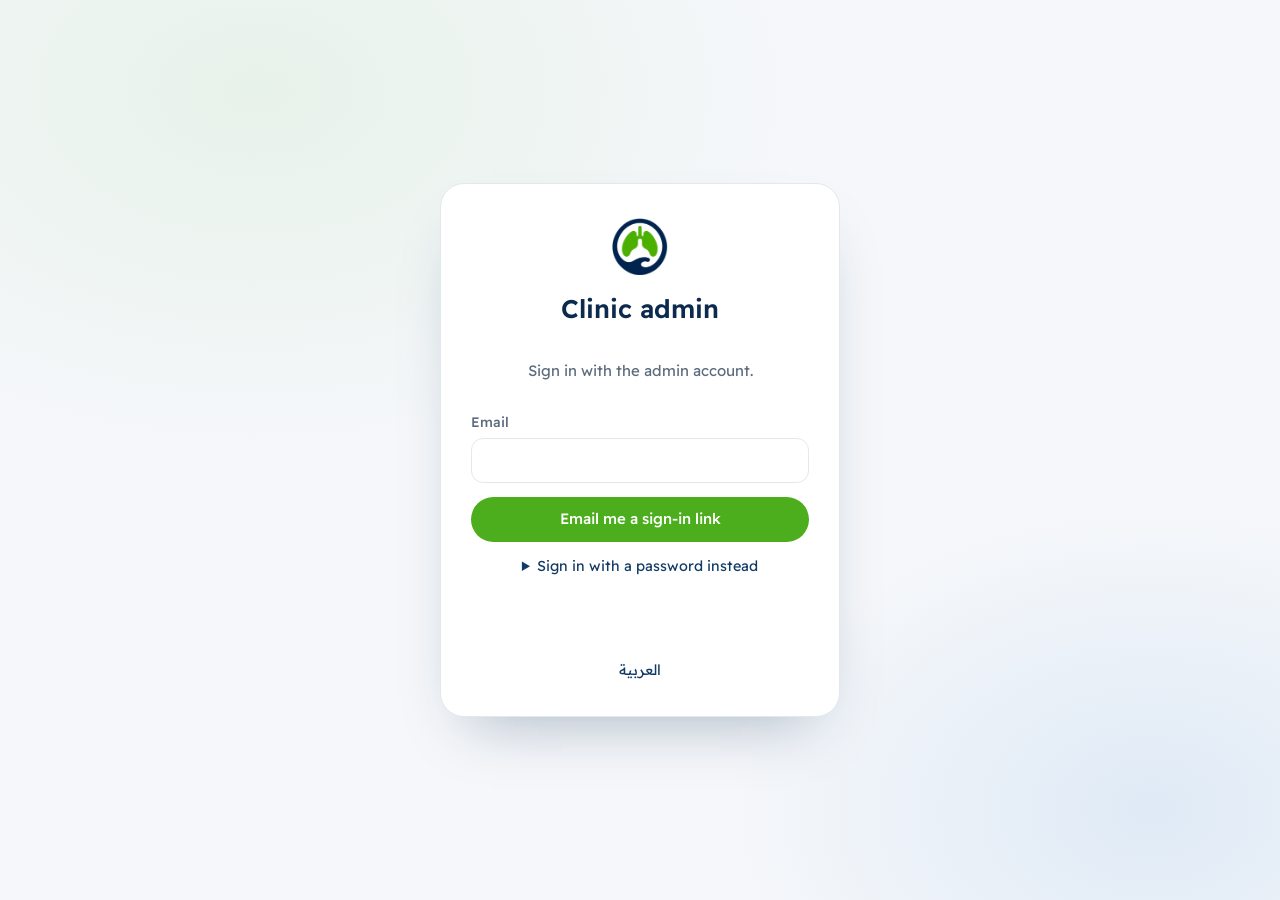
<file: admin/index.html>
<!doctype html>
<html lang="en" dir="ltr">
<head>
<meta charset="utf-8">
<meta name="viewport" content="width=device-width, initial-scale=1">
<meta name="robots" content="noindex, nofollow">
<title>Admin · Breathe Easy Clinic</title>
<link rel="icon" type="image/png" href="../assets/favicon.png">
<link rel="preconnect" href="https://fonts.googleapis.com">
<link rel="preconnect" href="https://fonts.gstatic.com" crossorigin>
<link href="https://fonts.googleapis.com/css2?family=Readex+Pro:wght@300;400;500;600;700&display=swap" rel="stylesheet">
<link rel="stylesheet" href="admin.css?v=6">
</head>
<body>

<!-- Not configured yet -->
<section class="screen" id="scrSetup" hidden>
  <div class="login-card">
    <img src="../assets/logo-mark.png" alt="" width="56" height="57">
    <h1 data-t="setup_h">Admin console not connected yet</h1>
    <p data-t="setup_p">The Supabase project URL and key have not been added to the website yet. Once they are, this page becomes the clinic's admin login.</p>
  </div>
</section>

<!-- Login -->
<section class="screen" id="scrLogin" hidden>
  <form class="login-card" id="loginForm" autocomplete="on">
    <img src="../assets/logo-mark.png" alt="" width="56" height="57">
    <h1 data-t="login_h">Clinic admin</h1>
    <p class="muted" data-t="login_p">Sign in with the admin account.</p>
    <label><span data-t="email">Email</span><input type="email" name="email" autocomplete="username" required></label>
    <button class="btn" type="button" id="linkBtn" data-t="send_link">Email me a sign-in link</button>
    <div class="code-box" id="codeBox" hidden>
      <label><span data-t="code_lbl">Or type the 6-digit code from the email</span><input name="code" inputmode="numeric" autocomplete="one-time-code" maxlength="8" dir="ltr" placeholder="123456"></label>
      <button class="btn" type="button" id="codeBtn" data-t="code_btn">Sign in with code</button>
    </div>
    <details class="pw-box"><summary data-t="use_pw">Sign in with a password instead</summary>
      <label><span data-t="password">Password</span><input type="password" name="password" autocomplete="current-password"></label>
      <button class="btn ghost" type="submit" id="loginBtn" data-t="sign_in">Sign in</button>
    </details>
    <p class="form-msg" id="loginMsg" role="alert"></p>
    <button class="link lang-btn" type="button" data-lang-toggle>العربية</button>
  </form>
</section>

<!-- Console -->
<div class="app" id="app" hidden>
  <aside class="side">
    <div class="side-brand"><img src="../assets/logo-mark.png" alt="" width="36" height="37"><span><strong>Breathe Easy</strong><small data-t="console">Admin console</small></span></div>
    <nav class="tabs" role="tablist">
      <button role="tab" data-tab="dash" class="on"><svg viewBox="0 0 24 24"><path d="M3 3v18h18"/><path d="M7 15l4-4 3 3 6-6"/></svg><span data-t="tab_dash">Visitors</span></button>
      <button role="tab" data-tab="hours"><svg viewBox="0 0 24 24"><circle cx="12" cy="12" r="9"/><path d="M12 7v5l3 2"/></svg><span data-t="tab_hours">Doctors &amp; hours</span></button>
      <button role="tab" data-tab="news"><svg viewBox="0 0 24 24"><path d="M4 5h13v14H6a2 2 0 0 1-2-2z"/><path d="M17 9h3v8a2 2 0 0 1-2 2"/><path d="M8 9h5M8 13h5"/></svg><span data-t="tab_news">News bar</span></button>
      <button role="tab" data-tab="announce"><svg viewBox="0 0 24 24"><path d="M3 11v2a1 1 0 0 0 1 1h2l5 4V6L6 10H4a1 1 0 0 0-1 1z"/><path d="M15.5 8.5a5 5 0 0 1 0 7"/><path d="M18.5 5.5a9 9 0 0 1 0 13"/></svg><span data-t="tab_ann">Announcement</span></button>
      <button role="tab" data-tab="photos"><svg viewBox="0 0 24 24"><rect x="3" y="4" width="18" height="16" rx="2"/><circle cx="9" cy="10" r="2"/><path d="m21 16-5-5-9 9"/></svg><span data-t="tab_photos">Photos</span></button>
      <button role="tab" data-tab="subs"><svg viewBox="0 0 24 24"><rect x="3" y="5" width="18" height="14" rx="2"/><path d="m3 7 9 6 9-6"/></svg><span data-t="tab_subs">Subscribers</span></button>
      <button role="tab" data-tab="settings"><svg viewBox="0 0 24 24"><circle cx="12" cy="12" r="3"/><path d="M19.4 15a1.7 1.7 0 0 0 .3 1.8l.1.1a2 2 0 1 1-2.8 2.8l-.1-.1a1.7 1.7 0 0 0-1.8-.3 1.7 1.7 0 0 0-1 1.5V21a2 2 0 1 1-4 0v-.1a1.7 1.7 0 0 0-1.1-1.5 1.7 1.7 0 0 0-1.8.3l-.1.1a2 2 0 1 1-2.8-2.8l.1-.1a1.7 1.7 0 0 0 .3-1.8 1.7 1.7 0 0 0-1.5-1H3a2 2 0 1 1 0-4h.1a1.7 1.7 0 0 0 1.5-1.1 1.7 1.7 0 0 0-.3-1.8l-.1-.1a2 2 0 1 1 2.8-2.8l.1.1a1.7 1.7 0 0 0 1.8.3H9a1.7 1.7 0 0 0 1-1.5V3a2 2 0 1 1 4 0v.1a1.7 1.7 0 0 0 1 1.5 1.7 1.7 0 0 0 1.8-.3l.1-.1a2 2 0 1 1 2.8 2.8l-.1.1a1.7 1.7 0 0 0-.3 1.8V9a1.7 1.7 0 0 0 1.5 1H21a2 2 0 1 1 0 4h-.1a1.7 1.7 0 0 0-1.5 1z"/></svg><span data-t="tab_settings">Settings</span></button>
      <button role="tab" data-tab="account"><svg viewBox="0 0 24 24"><circle cx="12" cy="8" r="4"/><path d="M4 21c0-4 3.6-7 8-7s8 3 8 7"/></svg><span data-t="tab_account">Account</span></button>
    </nav>
    <div class="side-foot">
      <a class="link" href="../" target="_blank" rel="noopener" data-t="view_site">View website ↗</a>
      <button class="link" type="button" data-lang-toggle>العربية</button>
      <button class="link" type="button" id="signOut" data-t="sign_out">Sign out</button>
      <small class="muted" id="whoami"></small>
    </div>
  </aside>

  <main class="main">
    <!-- Dashboard -->
    <section class="panel" id="tab-dash">
      <header class="ph"><div><h1 data-t="dash_h">Visitors</h1><p class="muted" data-t="dash_p">Anonymous visit counts from the website (Cairo time). Your own visits on this device are not counted.</p></div>
        <div class="seg" id="range" role="group"><button data-days="7">7d</button><button data-days="30" class="on">30d</button><button data-days="90">90d</button></div></header>
      <div class="kpis" id="kpis"></div>
      <div class="card"><div class="card-h"><h2 data-t="act_h">What visitors did</h2><span class="muted small" id="actSum"></span></div>
        <p class="muted small" data-t="act_p">Taps on the website buttons. One person can tap more than once; the smaller number shows how many different people.</p>
        <div class="act-grid" id="actGrid"></div></div>
      <div class="card chart-card"><div class="card-h"><h2 data-t="daily_h">Daily visitors</h2><span class="muted small" id="chartSum"></span></div><div class="chart" id="chart"></div>
        <details class="tbl"><summary data-t="show_table">Show as table</summary><div id="chartTable"></div></details></div>
      <div class="grid2">
        <div class="card"><h2 data-t="pages_h">Top pages</h2><div class="bars" id="bPages"></div></div>
        <div class="card"><h2 data-t="refs_h">Where visitors came from</h2><div class="bars" id="bRefs"></div></div>
        <div class="card"><h2 data-t="dev_h">Devices</h2><div class="bars" id="bDev"></div></div>
        <div class="card"><h2 data-t="lang_h">Language</h2><div class="bars" id="bLang"></div></div>
      </div>
    </section>

    <!-- News -->
    <section class="panel" id="tab-news" hidden>
      <header class="ph"><div><h1 data-t="news_h">News bar</h1><p class="muted" data-t="news_p">Active news scrolls in a bar at the top of the website for every visitor.</p></div></header>
      <form class="card form" id="newsForm">
        <input type="hidden" name="id">
        <div class="row2">
          <label><span data-t="text_en">Text (English)</span><textarea name="text_en" rows="2" maxlength="300"></textarea></label>
          <label><span data-t="text_ar">Text (Arabic)</span><textarea name="text_ar" rows="2" maxlength="300" dir="rtl"></textarea></label>
        </div>
        <div class="row3">
          <label><span data-t="link">Link (optional)</span><input name="link" type="url" placeholder="https://… or #plan"></label>
          <label><span data-t="ends">Hide after (optional)</span><input name="ends_at" type="date"></label>
          <label><span data-t="order">Order</span><input name="sort" type="number" value="0"></label>
        </div>
        <label class="check"><input type="checkbox" name="active" checked><span data-t="show_now">Show on the website</span></label>
        <div class="actions"><button class="btn" type="submit" data-t="save_news">Save news</button><button class="btn ghost" type="button" id="newsReset" data-t="clear_form">Clear form</button><span class="form-msg" id="newsMsg" role="status"></span></div>
      </form>
      <div class="card"><h2 data-t="news_list">All news</h2><div id="newsList" class="list"></div></div>
    </section>

    <!-- Photos -->
    <section class="panel" id="tab-photos" hidden>
      <header class="ph"><div><h1 data-t="photos_h">Photos</h1><p class="muted" data-t="photos_p">Photos you add appear at the end of the website gallery. Large photos are resized automatically.</p></div></header>
      <form class="card form" id="photoForm">
        <label class="drop" id="drop"><input type="file" name="file" accept="image/jpeg,image/png,image/webp" required><span class="drop-in"><svg viewBox="0 0 24 24"><path d="M12 16V4m-5 5 5-5 5 5"/><path d="M4 16v3a1 1 0 0 0 1 1h14a1 1 0 0 0 1-1v-3"/></svg><b data-t="choose_photo">Choose a photo</b><small class="muted" data-t="photo_hint">JPG, PNG or WebP</small></span><img class="drop-prev" alt="" hidden></label>
        <div class="row2">
          <label><span data-t="cap_en">Caption (English)</span><input name="caption_en" maxlength="140"></label>
          <label><span data-t="cap_ar">Caption (Arabic)</span><input name="caption_ar" maxlength="140" dir="rtl"></label>
        </div>
        <div class="actions"><button class="btn" type="submit" data-t="upload">Upload photo</button><span class="form-msg" id="photoMsg" role="status"></span></div>
      </form>
      <div class="card"><h2 data-t="photo_list">Added photos</h2><div id="photoList" class="pgrid"></div></div>
    </section>

    <!-- Subscribers -->
    <section class="panel" id="tab-subs" hidden>
      <header class="ph"><div><h1 data-t="subs_h">Subscribers</h1><p class="muted" data-t="subs_p">People who joined the newsletter on the website. Only you can see this list.</p></div></header>
      <div class="kpis" id="subKpis"></div>

      <form class="card form" id="mailForm">
        <h2 data-t="mail_h">Email your subscribers</h2>
        <p class="muted small" data-t="mail_p">Write the message here, then open it in Gmail or your email app. It is addressed to you, with subscribers as BCC, so they cannot see each other's addresses.</p>
        <div class="row3">
          <label><span data-t="mail_to">Send to</span><select name="aud"><option value="all" data-t="aud_all">All active subscribers</option><option value="en" data-t="aud_en">English subscribers</option><option value="ar" data-t="aud_ar">Arabic subscribers</option></select></label>
          <label style="grid-column:span 2"><span data-t="mail_subj">Subject</span><input name="subject" maxlength="150"></label>
        </div>
        <label><span data-t="mail_body">Message</span><textarea name="body" rows="7"></textarea></label>
        <label class="check"><input type="checkbox" name="footer" checked><span data-t="mail_footer">Add the unsubscribe note at the end</span></label>
        <div class="actions"><button class="btn ghost" type="button" id="useNews" data-t="use_news">Use the latest news</button><button class="btn" type="button" id="mkMail" data-t="mk_mail">Prepare email</button><span class="form-msg" id="mailMsg" role="status"></span></div>
        <div id="mailBatches" class="batches"></div>
      </form>

      <div class="card">
        <div class="card-h"><h2 data-t="subs_list">Subscriber list</h2>
          <div class="acts"><button class="btn sm ghost" type="button" id="subCopy" data-t="copy_emails">Copy emails</button><button class="btn sm ghost" type="button" id="subCsv" data-t="dl_csv">Download CSV</button></div></div>
        <div class="row3 subbar">
          <label><span data-t="search">Search</span><input id="subSearch" type="search" dir="ltr" placeholder="name@email.com"></label>
          <label><span data-t="show_lbl">Show</span><select id="subFilter"><option value="active" data-t="f_active">Active</option><option value="all" data-t="f_all">All</option><option value="off" data-t="f_off">Unsubscribed</option></select></label>
          <div></div>
        </div>
        <div class="stable-wrap"><table class="stable"><thead><tr><th data-t="email">Email</th><th data-t="name">Name</th><th data-t="language">Language</th><th data-t="joined">Joined</th><th data-t="status">Status</th><th></th></tr></thead><tbody id="subRows"></tbody></table></div>
        <form class="addsub" id="addSub"><h3 data-t="add_sub">Add a subscriber by hand</h3>
          <div class="row4"><input name="email" type="email" dir="ltr" placeholder="Email" required><input name="name" maxlength="80" data-ph="name" placeholder="Name (optional)"><select name="lang"><option value="ar">العربية</option><option value="en">English</option></select><button class="btn sm" type="submit" data-t="add">Add</button></div>
          <p class="muted small" data-t="add_note">Only add people who agreed to receive clinic news.</p>
        </form>
      </div>
    </section>

    <!-- Doctors & hours -->
    <section class="panel" id="tab-hours" hidden>
      <header class="ph"><div><h1 data-t="hours_h">Doctors &amp; hours</h1><p class="muted" data-t="hours_p">Choose which doctor sees patients on each day and the session times. The weekly table, the doctor cards, the “open now” status and the visit planner on the website update within seconds.</p></div></header>
      <form class="card form" id="hoursForm">
        <h2 data-t="week_h">Weekly schedule</h2>
        <div class="week-grid" id="weekGrid"></div>
        <h2 data-t="closed_h">Clinic closed on these dates</h2>
        <p class="muted small" data-t="closed_p">For public holidays, travel or conferences. These days show as closed on the website and are skipped by the “open now” status and the planner.</p>
        <div id="closedList" class="list"></div>
        <div class="row4 addclosed">
          <input type="date" id="cDate" aria-label="Date">
          <input id="cNoteEn" maxlength="80" placeholder="Note in English (optional)">
          <input id="cNoteAr" maxlength="80" dir="rtl" placeholder="ملاحظة بالعربية (اختياري)">
          <button class="btn sm ghost" type="button" id="addClosed" data-t="add_date">Add date</button>
        </div>
        <div class="actions"><button class="btn" type="submit" data-t="save_hours">Save hours</button><button class="btn ghost" type="button" id="hoursReset" data-t="hours_reset">Back to the original hours</button><span class="form-msg" id="hoursMsg" role="status"></span></div>
      </form>
    </section>

    <!-- Announcement -->
    <section class="panel" id="tab-announce" hidden>
      <header class="ph"><div><h1 data-t="ann_h">Announcement</h1><p class="muted" data-t="ann_p">An important notice for visitors, as a pop-up window or a highlighted banner at the top of the website. Each visitor sees the pop-up once; saving new text shows it again.</p></div></header>
      <form class="card form" id="annForm">
        <label class="check"><input type="checkbox" name="active"><span data-t="ann_on">Show the announcement on the website</span></label>
        <div class="row3">
          <label><span data-t="ann_style">Style</span><select name="style"><option value="popup" data-t="ann_popup">Pop-up window</option><option value="banner" data-t="ann_banner">Highlighted banner</option></select></label>
          <label><span data-t="ann_start">Show from (optional)</span><input name="start" type="date"></label>
          <label><span data-t="ann_end">Hide after (optional)</span><input name="end" type="date"></label>
        </div>
        <div class="row2">
          <label><span data-t="ann_title_en">Title (English)</span><input name="title_en" maxlength="90"></label>
          <label><span data-t="ann_title_ar">Title (Arabic)</span><input name="title_ar" maxlength="90" dir="rtl"></label>
          <label><span data-t="ann_text_en">Message (English)</span><textarea name="text_en" rows="3" maxlength="400"></textarea></label>
          <label><span data-t="ann_text_ar">Message (Arabic)</span><textarea name="text_ar" rows="3" maxlength="400" dir="rtl"></textarea></label>
        </div>
        <div class="row3">
          <label><span data-t="ann_btn_en">Button text (English, optional)</span><input name="btn_en" maxlength="30" placeholder="Call to book"></label>
          <label><span data-t="ann_btn_ar">Button text (Arabic, optional)</span><input name="btn_ar" maxlength="30" dir="rtl" placeholder="اتصل للحجز"></label>
          <label><span data-t="ann_link">Button link</span><input name="link" dir="ltr" placeholder="tel:+201507518952 or https://…"></label>
        </div>
        <div class="actions"><button class="btn" type="submit" data-t="ann_save">Save announcement</button><a class="btn ghost" href="../" target="_blank" rel="noopener" data-t="ann_view">See it on the website ↗</a><span class="form-msg" id="annMsg" role="status"></span></div>
      </form>
    </section>

    <!-- Settings -->
    <section class="panel" id="tab-settings" hidden>
      <header class="ph"><div><h1 data-t="set_h">Settings</h1><p class="muted" data-t="set_p">Changes appear on the website within a few seconds. Leave a field empty to keep the original value shown in grey.</p></div></header>
      <form class="card form" id="setForm">
        <h2 data-t="contact_h">Contact</h2>
        <div class="row3">
          <label><span data-t="phone1">Phone 1</span><input name="phone1" inputmode="tel" dir="ltr"></label>
          <label><span data-t="phone2">Phone 2</span><input name="phone2" inputmode="tel" dir="ltr"></label>
          <label><span data-t="whatsapp">WhatsApp number</span><input name="whatsapp" inputmode="tel" dir="ltr"></label>
        </div>
        <label><span data-t="email">Email</span><input name="email" type="email" dir="ltr"></label>
        <h2 data-t="social_h">Social media</h2>
        <div class="row2">
          <label><span>Facebook</span><input name="facebook" type="url" dir="ltr"></label>
          <label><span>Instagram</span><input name="instagram" type="url" dir="ltr"></label>
        </div>
        <h2 data-t="addr_h">Address</h2>
        <div class="row2">
          <label><span data-t="addr1_en">Address line (English)</span><input name="addr_1_en"></label>
          <label><span data-t="addr1_ar">Address line (Arabic)</span><input name="addr_1_ar" dir="rtl"></label>
          <label><span data-t="addr2_en">Directions (English)</span><textarea name="addr_2_en" rows="3"></textarea></label>
          <label><span data-t="addr2_ar">Directions (Arabic)</span><textarea name="addr_2_ar" rows="3" dir="rtl"></textarea></label>
          <label><span data-t="land_en">Landmark (English)</span><input name="landmark_en"></label>
          <label><span data-t="land_ar">Landmark (Arabic)</span><input name="landmark_ar" dir="rtl"></label>
        </div>
        <div class="actions"><button class="btn" type="submit" data-t="save_set">Save settings</button><span class="form-msg" id="setMsg" role="status"></span></div>
        <p class="muted small" data-t="set_note">Doctors' days and times are in the “Doctors &amp; hours” tab. Doctor biographies and page texts are part of the website design; ask your web developer to change those.</p>
      </form>
    </section>
    <!-- Account -->
    <section class="panel" id="tab-account" hidden>
      <header class="ph"><div><h1 data-t="acc_h">Account</h1><p class="muted" data-t="acc_p">Your admin sign-in details and security.</p></div></header>
      <div class="card"><h2 data-t="acc_info">Your account</h2><dl class="acct" id="acctInfo"></dl></div>
      <form class="card form" id="pwForm" autocomplete="off">
        <h2 data-t="pw_h">Change password</h2>
        <div class="row2">
          <label><span data-t="pw_new">New password</span><input name="pw1" type="password" autocomplete="new-password" minlength="10" required></label>
          <label><span data-t="pw_again">Type it again</span><input name="pw2" type="password" autocomplete="new-password" minlength="10" required></label>
        </div>
        <p class="muted small" data-t="pw_note">At least 10 characters. Use a password you don't use on other websites.</p>
        <div class="actions"><button class="btn" type="submit" data-t="pw_save">Change password</button><span class="form-msg" id="pwMsg" role="status"></span></div>
      </form>
      <div class="card"><h2 data-t="sec_h">Signed-in devices</h2><p class="muted small" data-t="sec_p">If you signed in on a shared or lost device, sign out everywhere. You will need your password to sign in again.</p>
        <div class="actions"><button class="btn danger" type="button" id="signAll" data-t="sign_all">Sign out on all devices</button></div></div>
    </section>
  </main>
</div>

<div class="toast" id="toast" role="status" aria-live="polite"></div>
<script src="vendor/supabase.js?v=2.119.2"></script>
<script src="../config.js?v=admin"></script>
<script src="admin.js?v=8"></script>
</body>
</html>
</file>
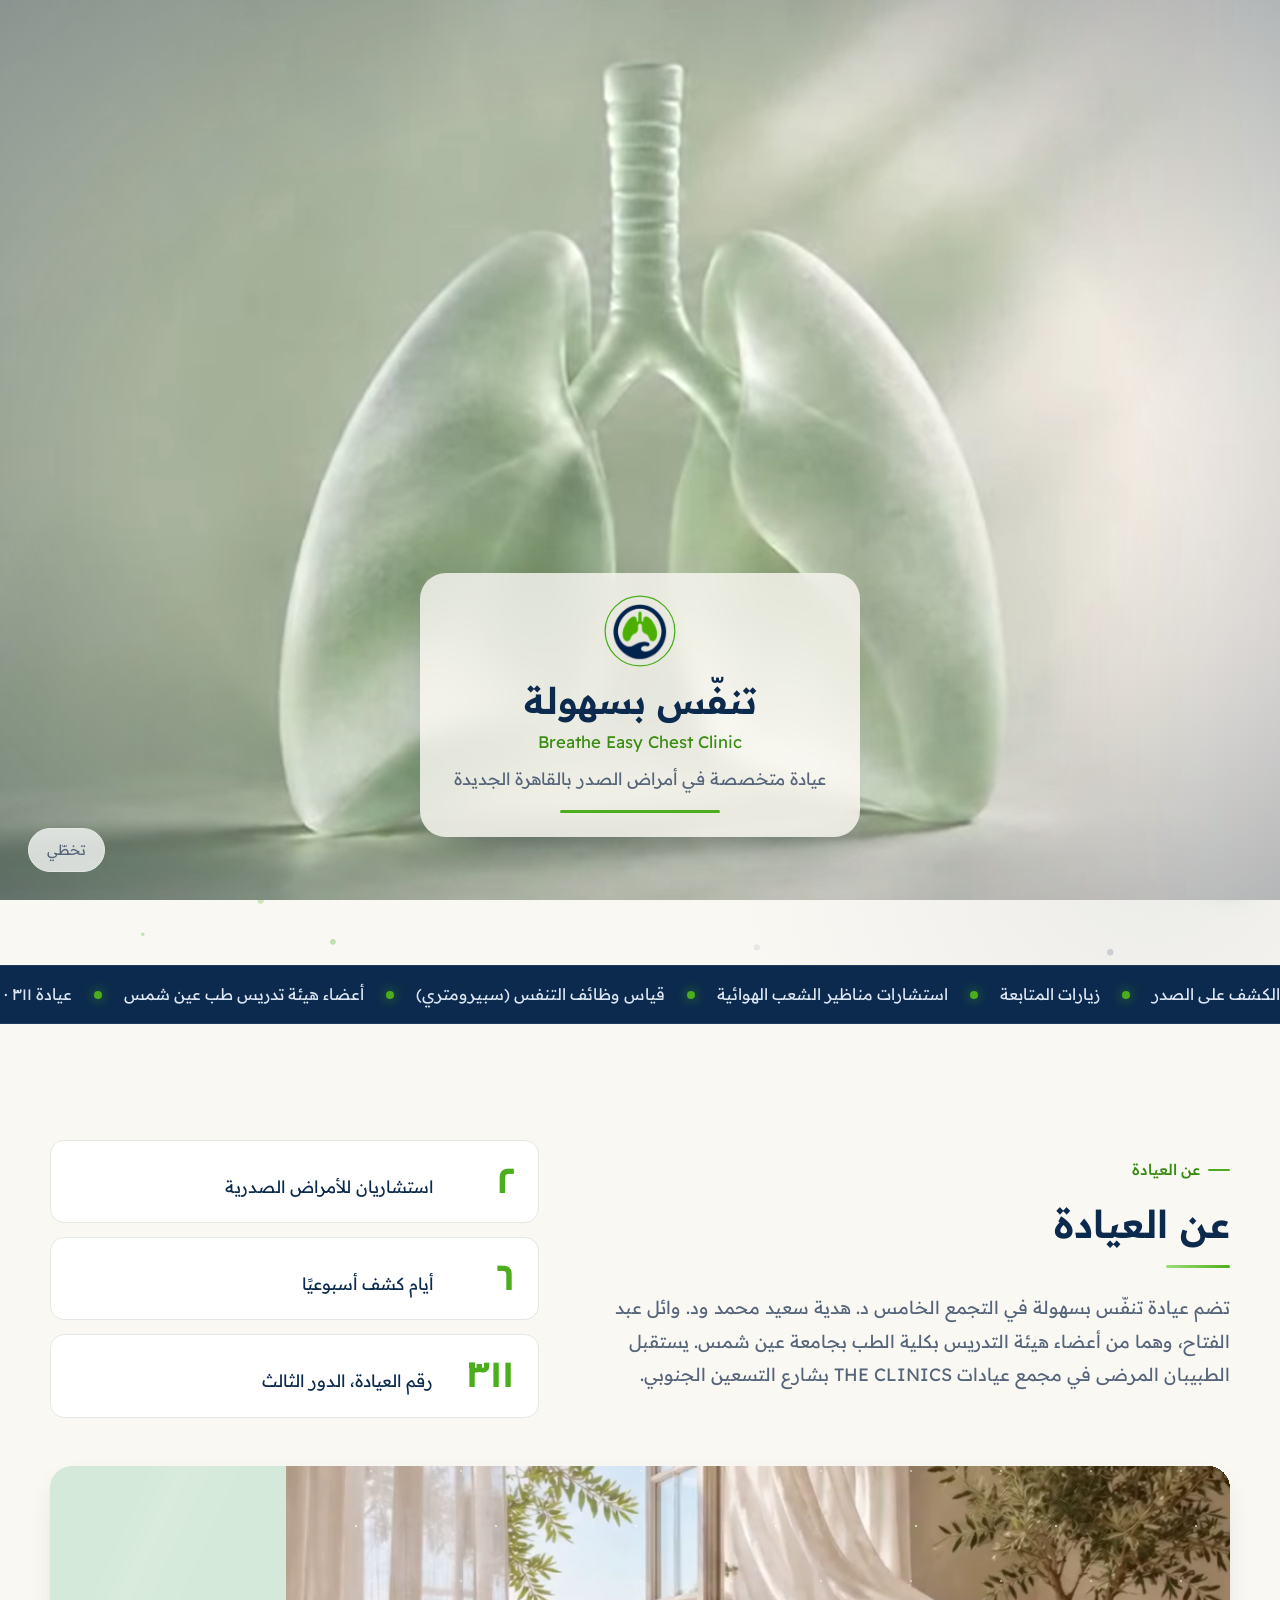
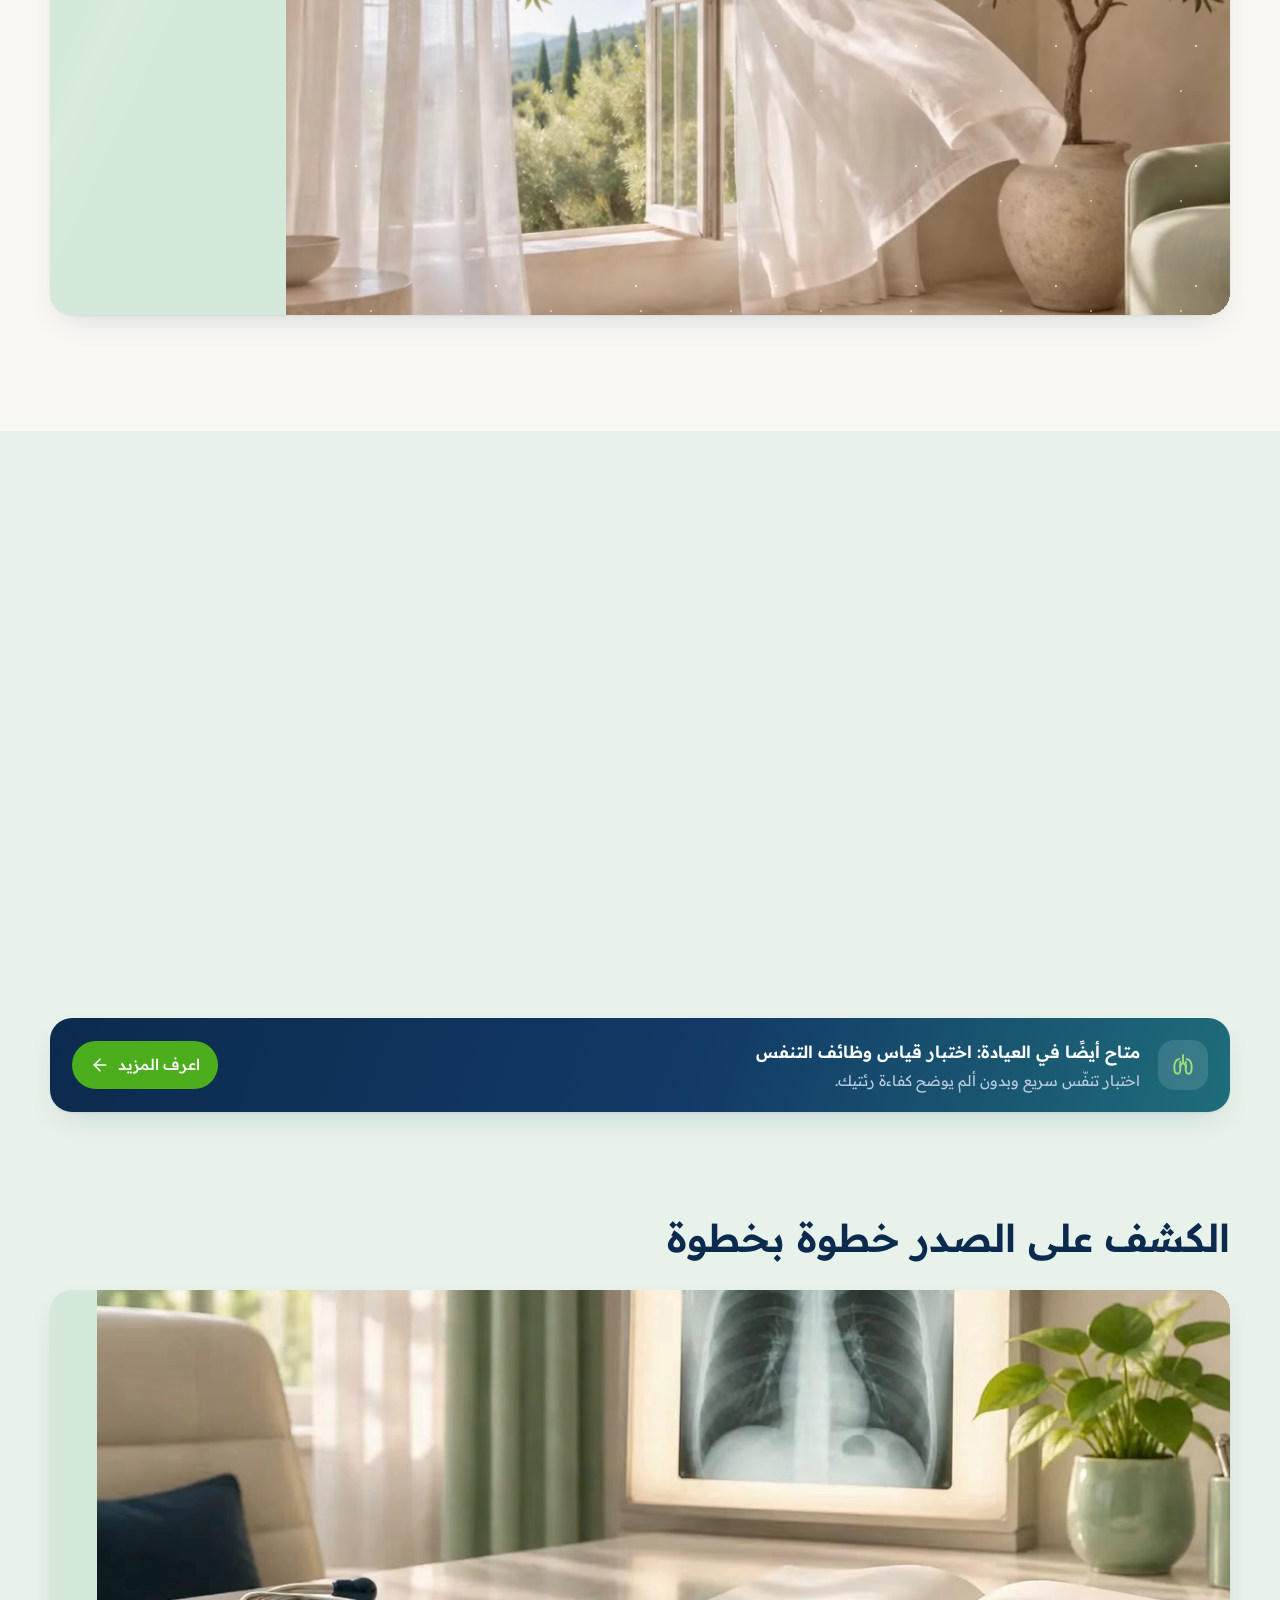
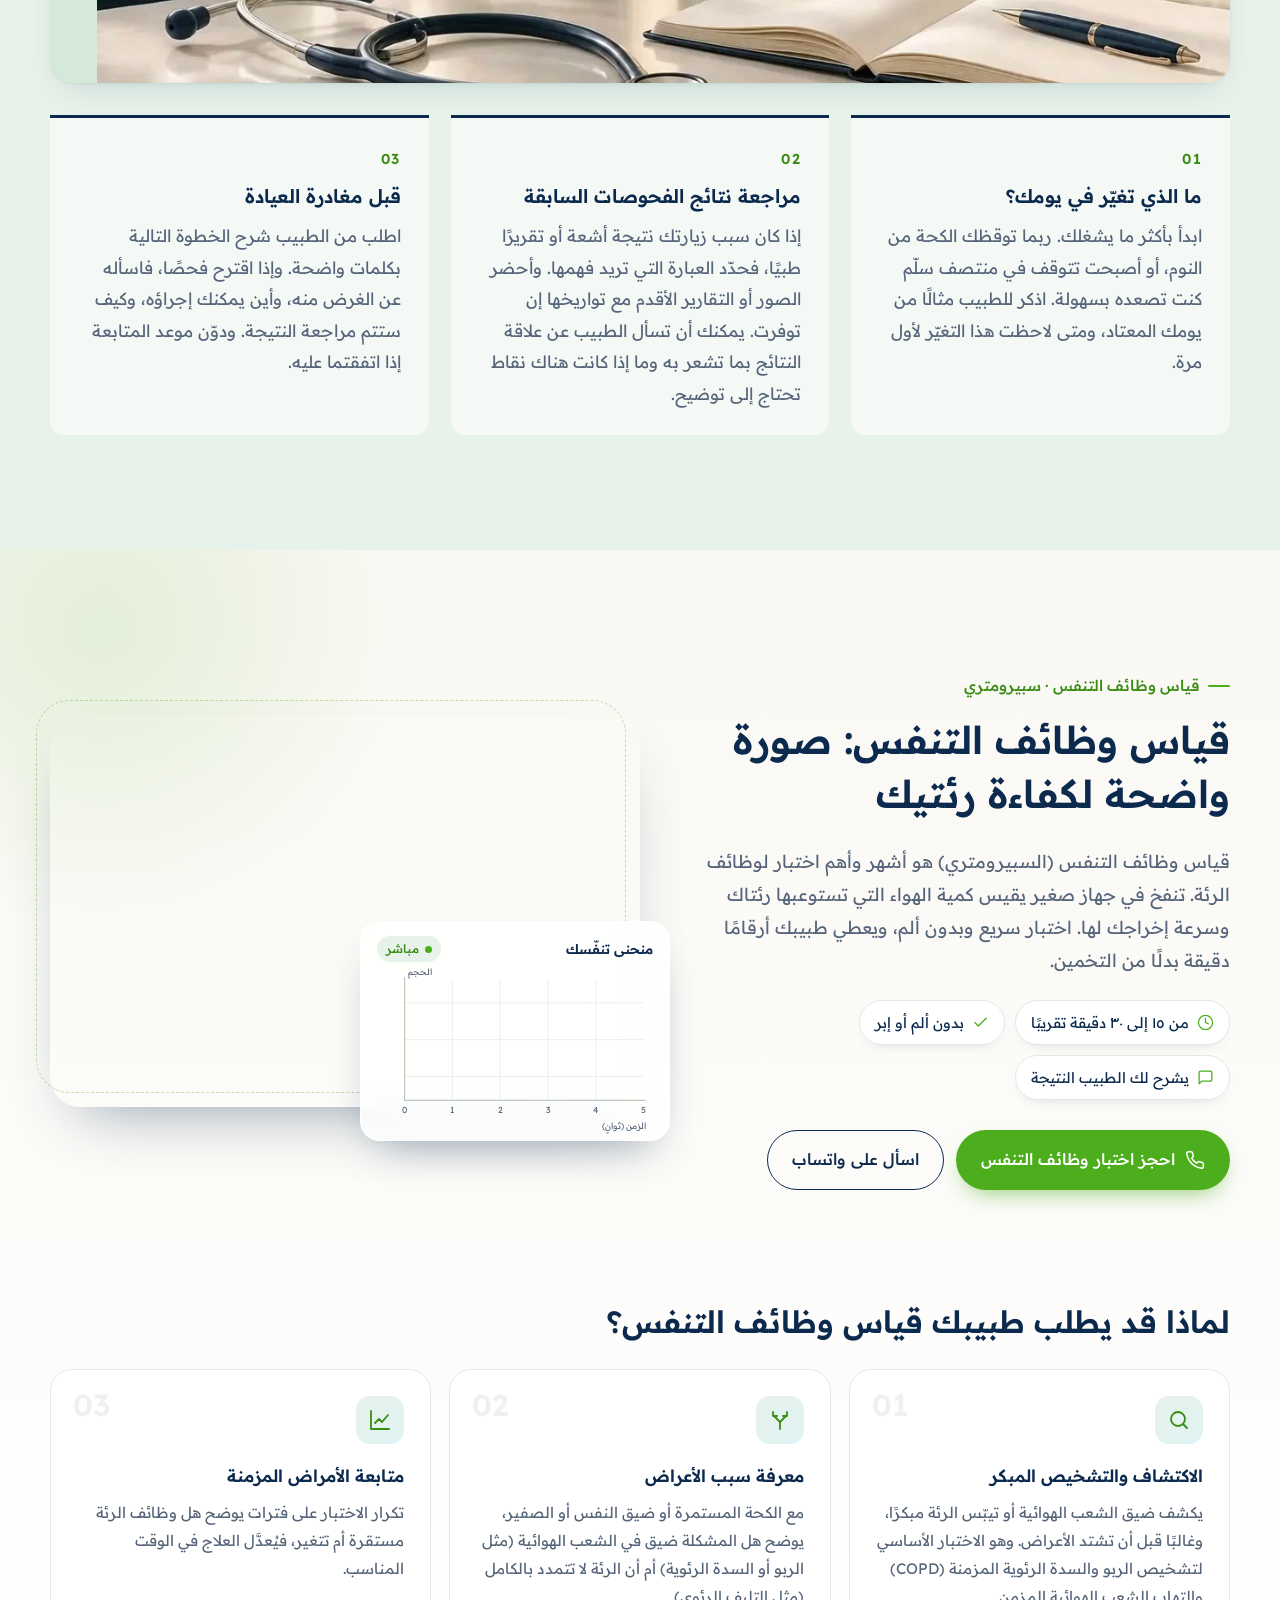
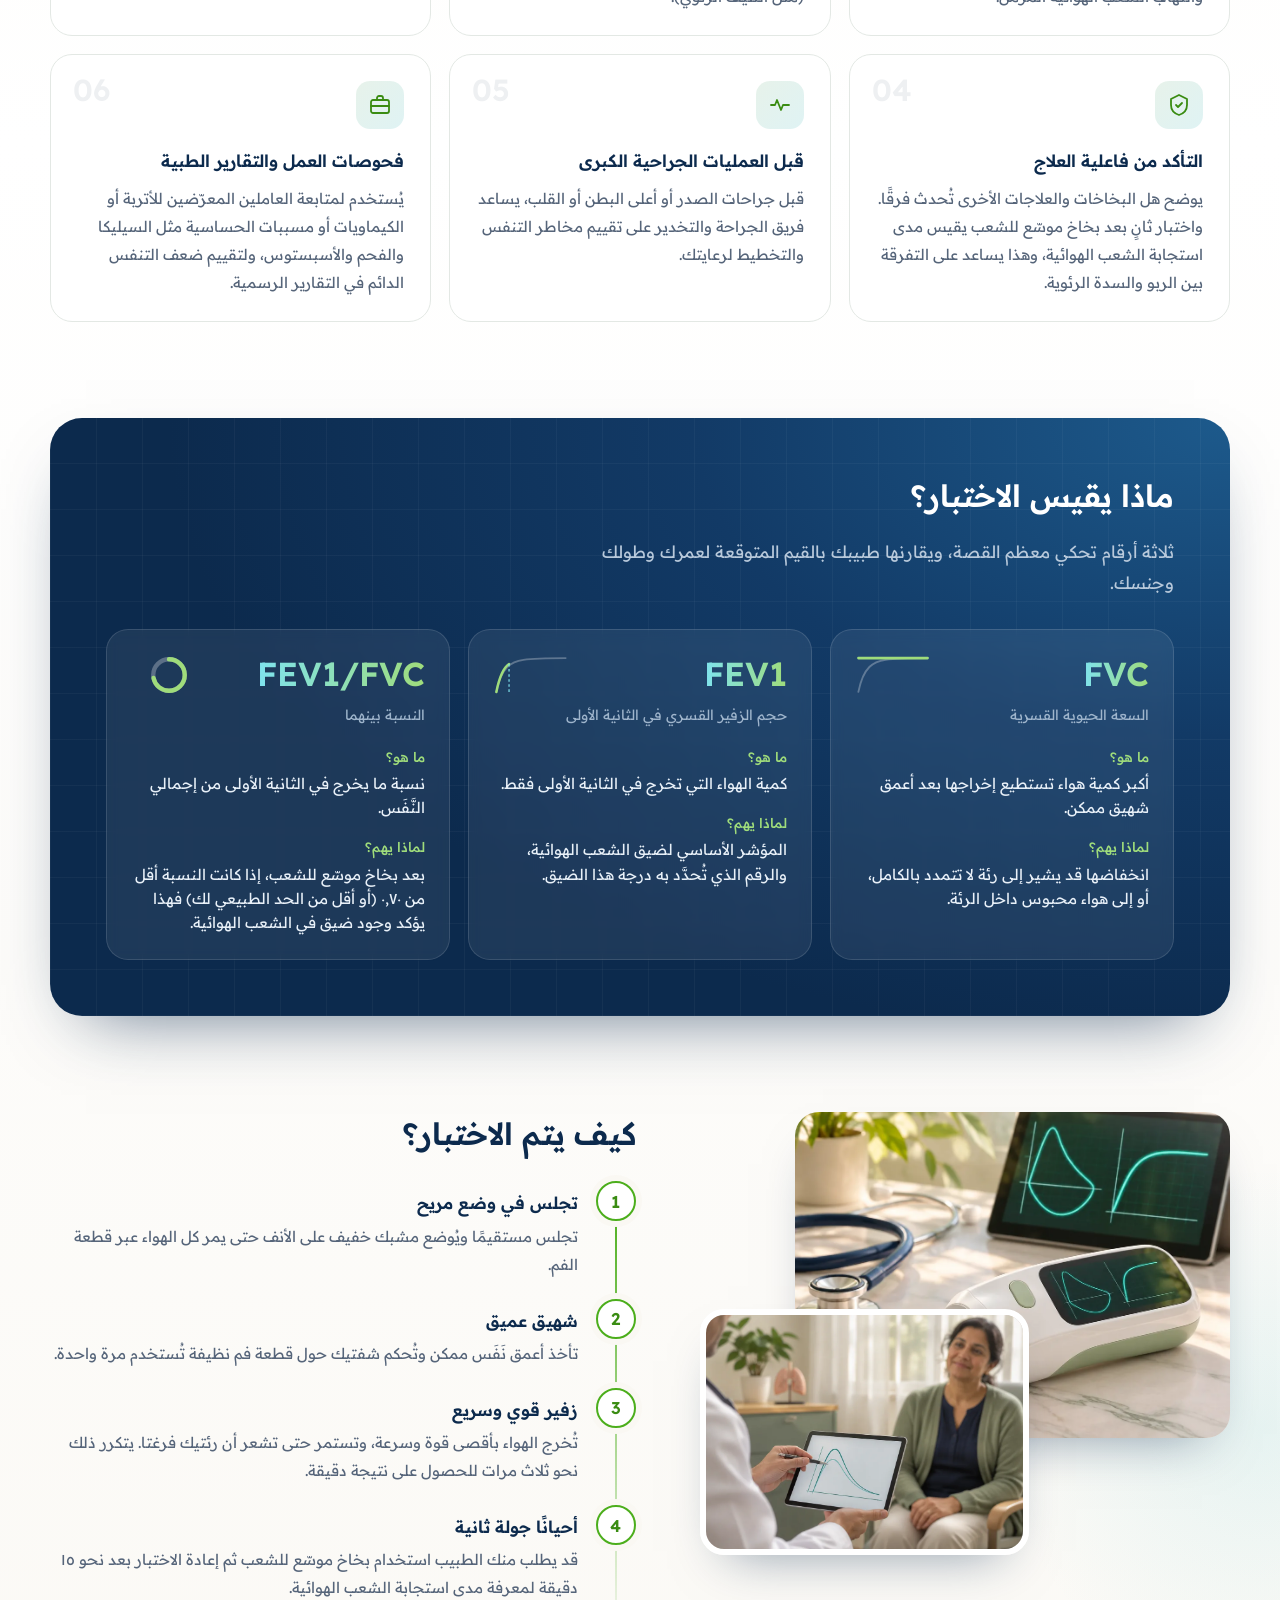
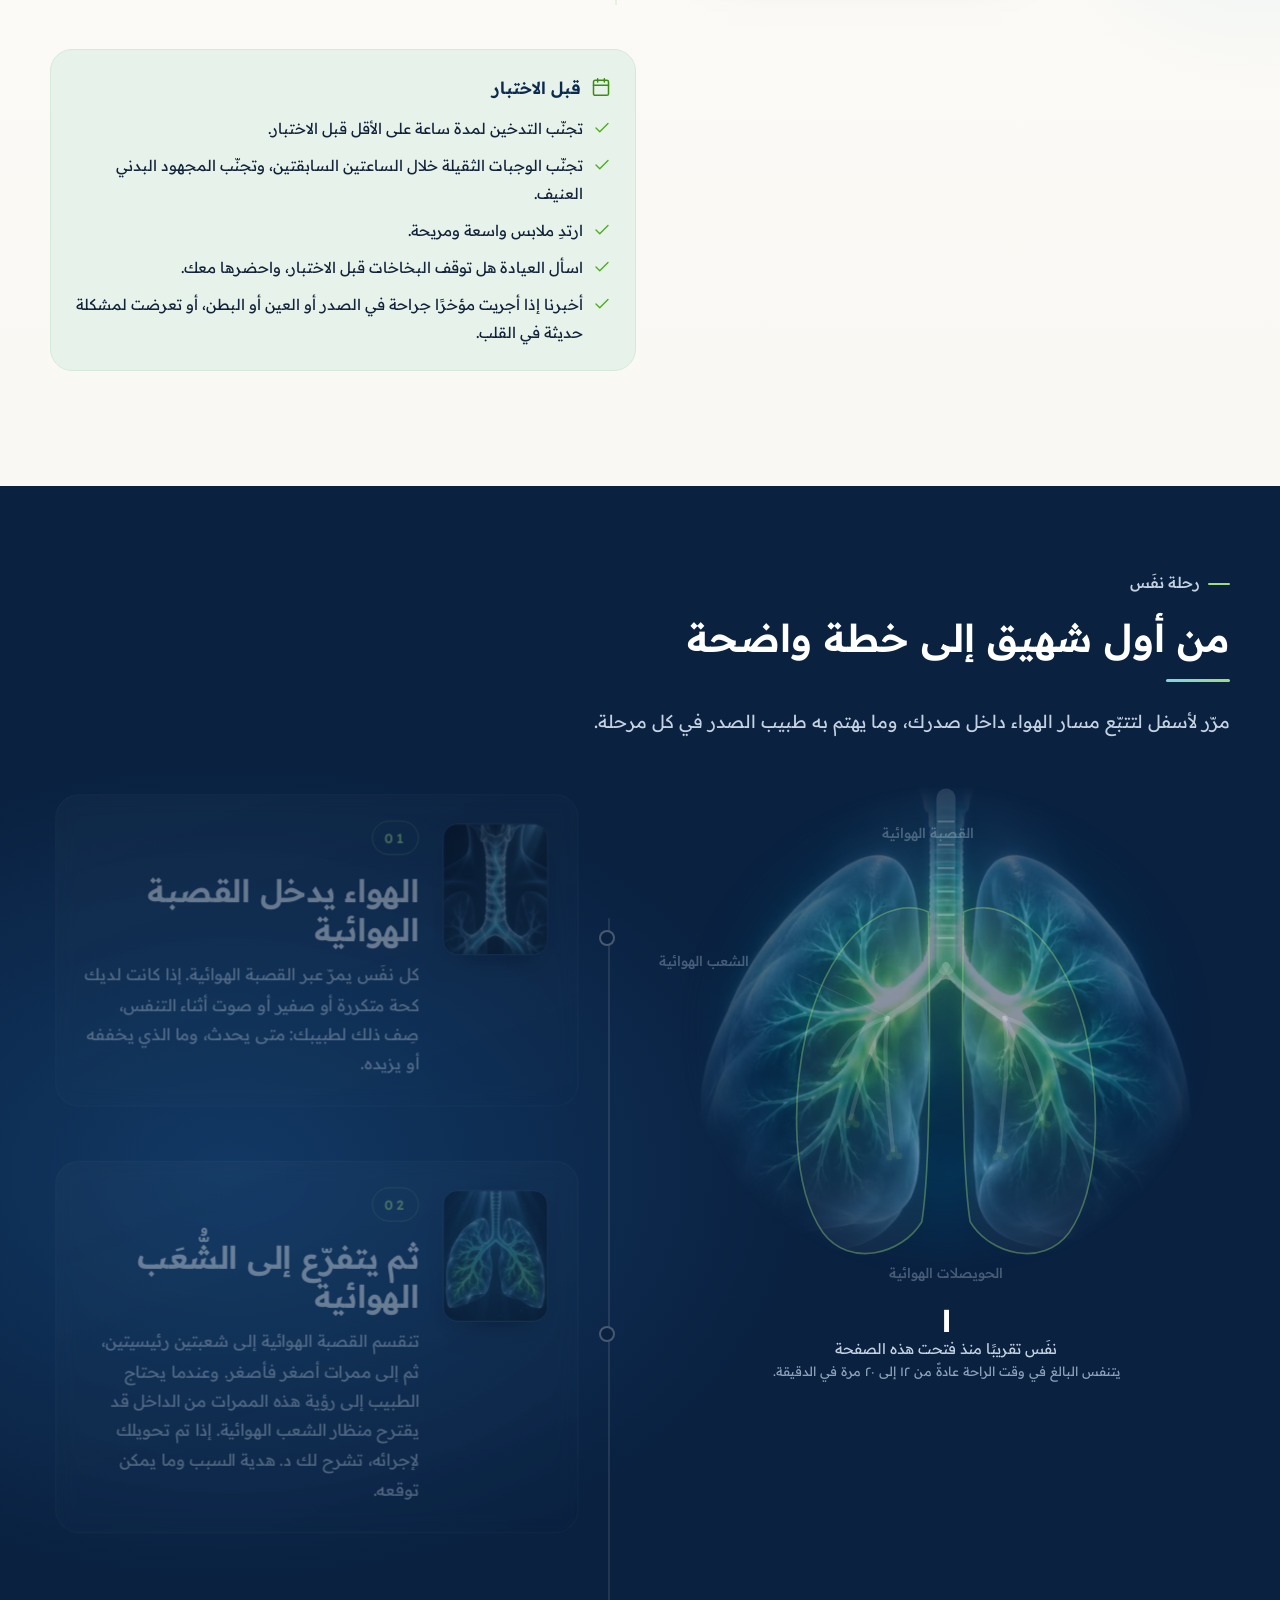
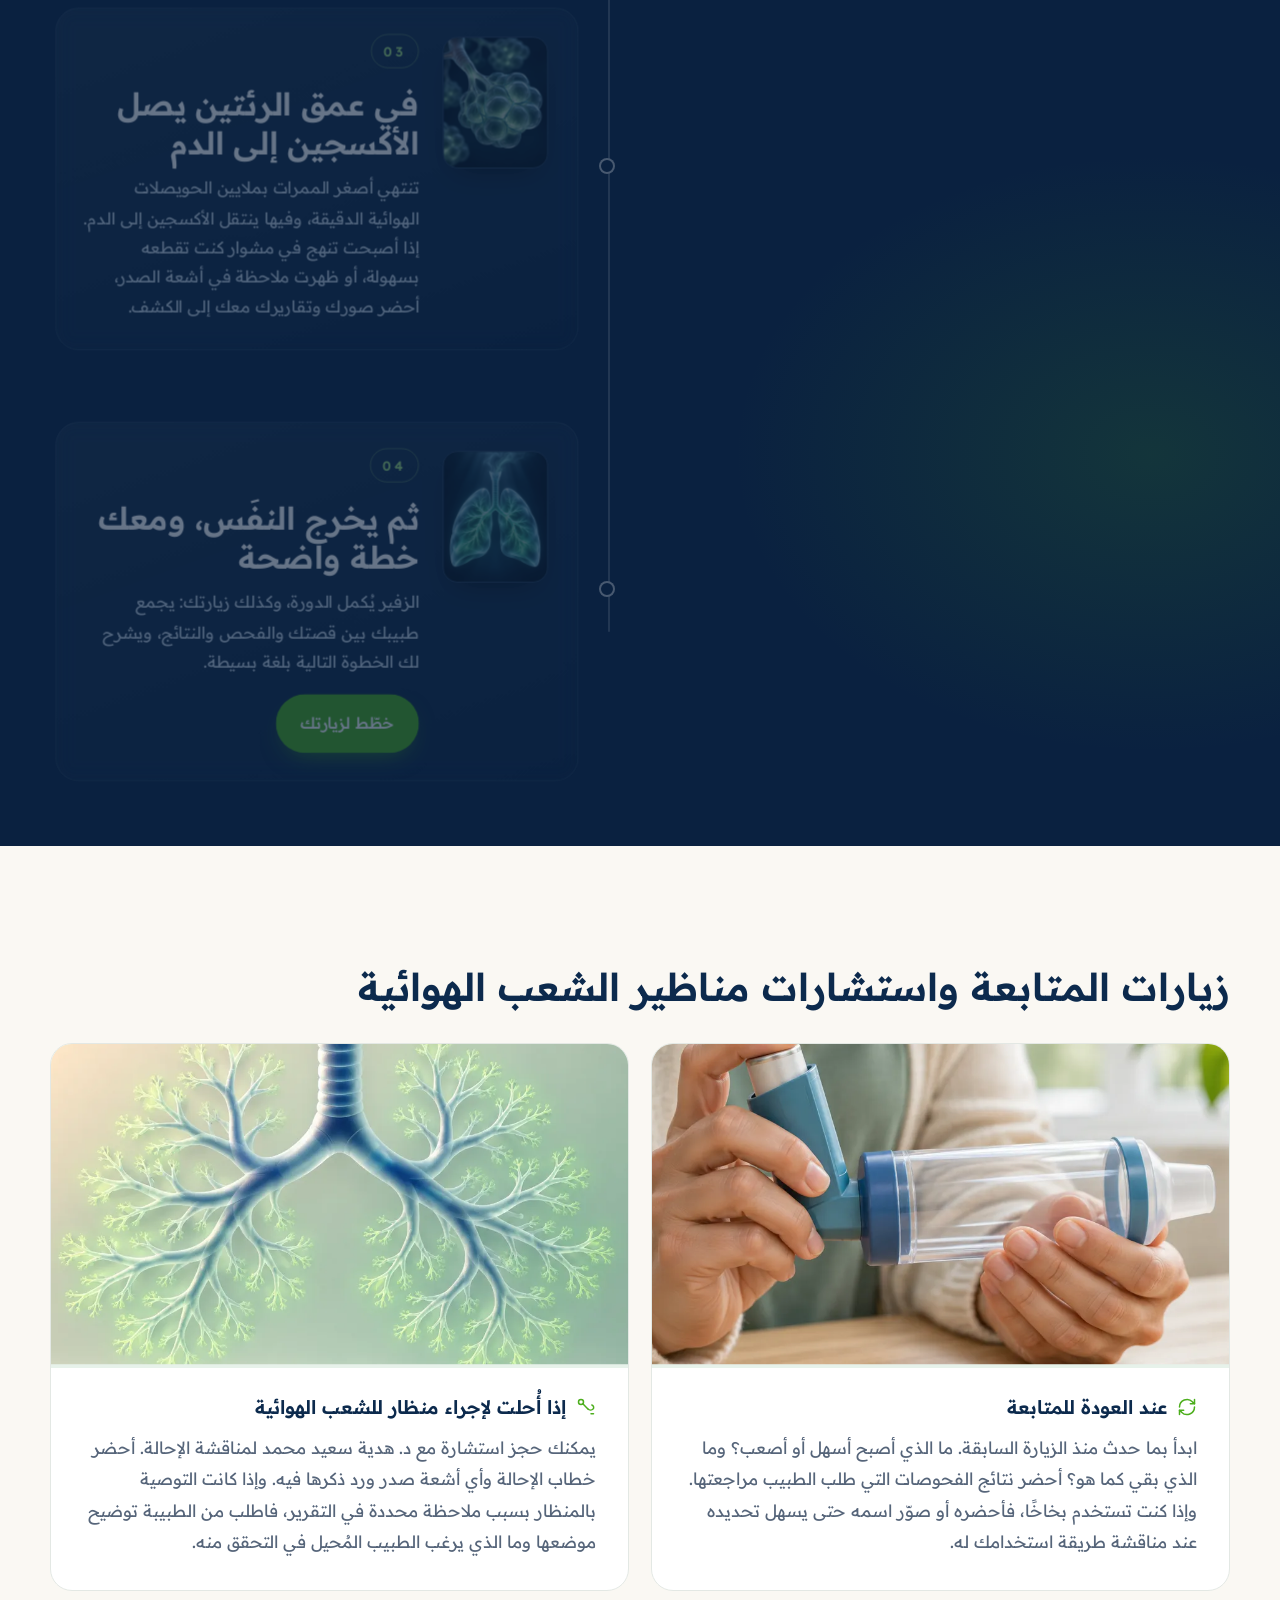
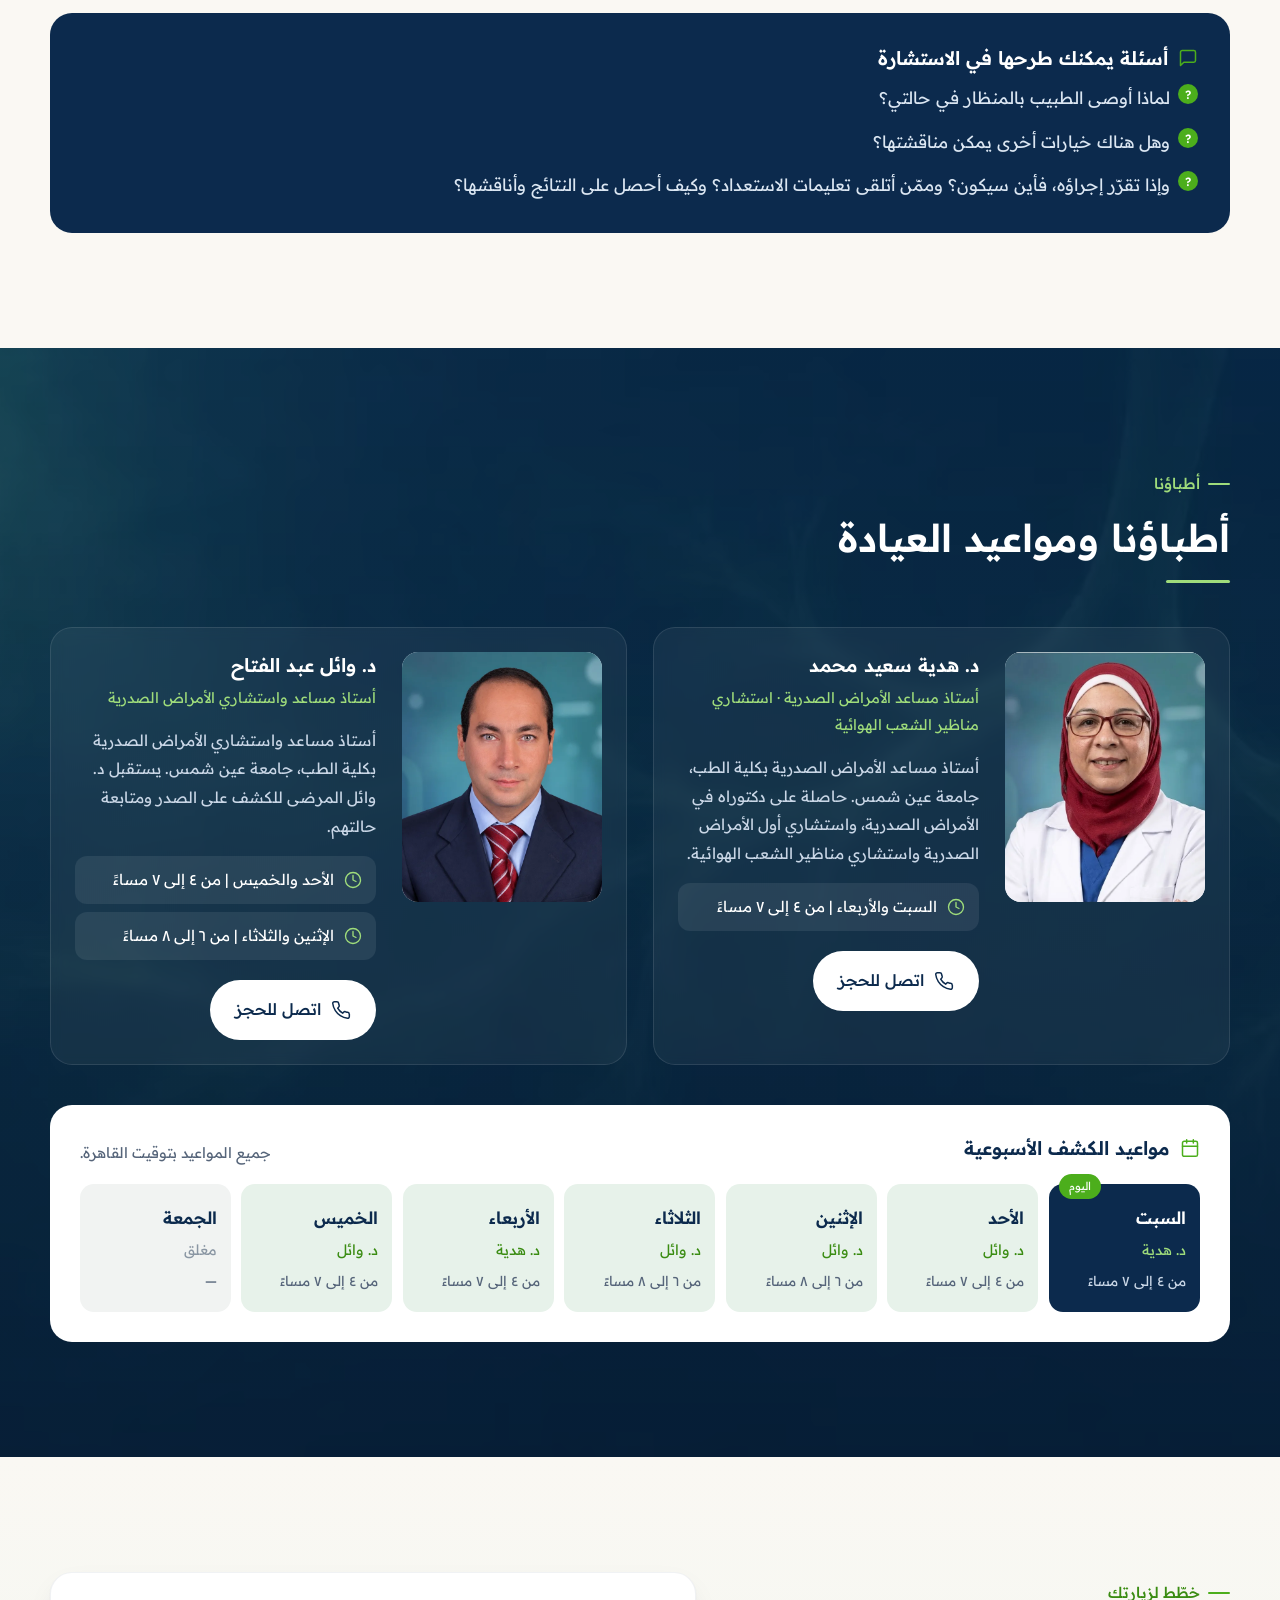
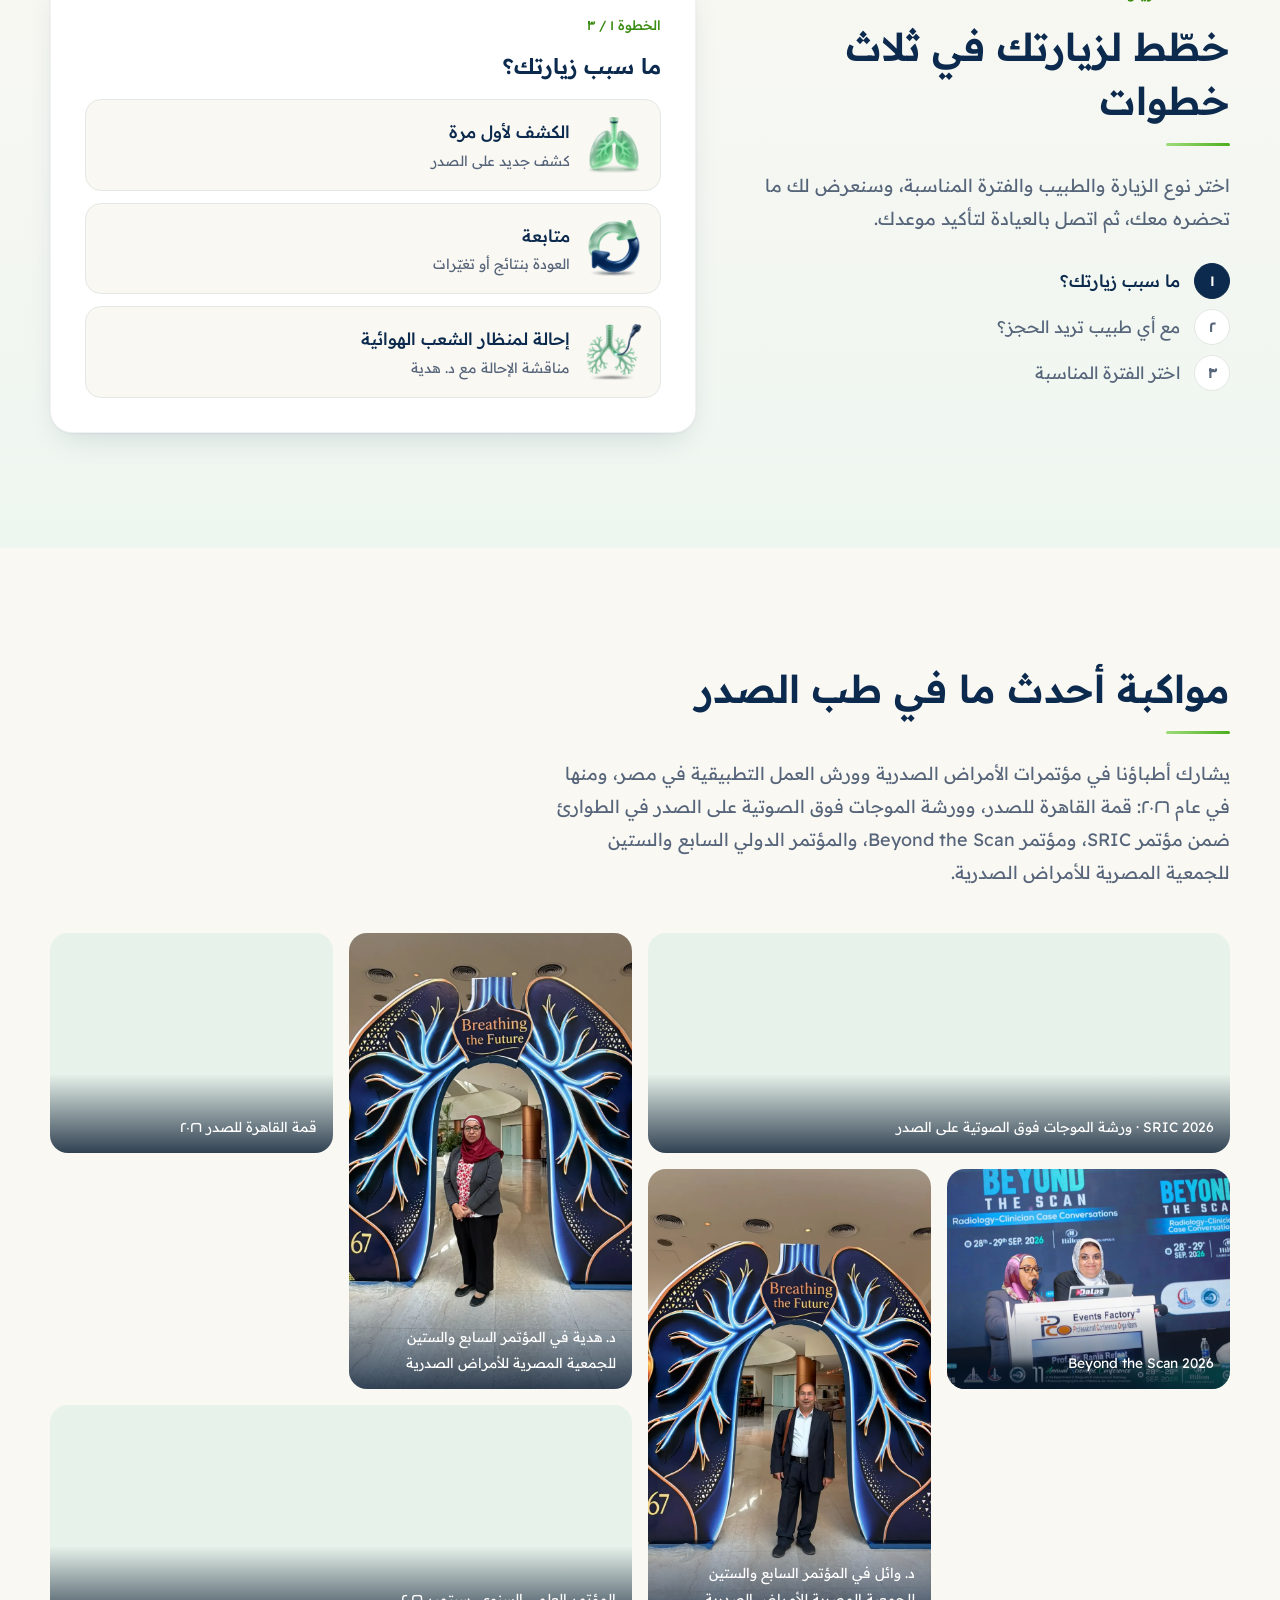
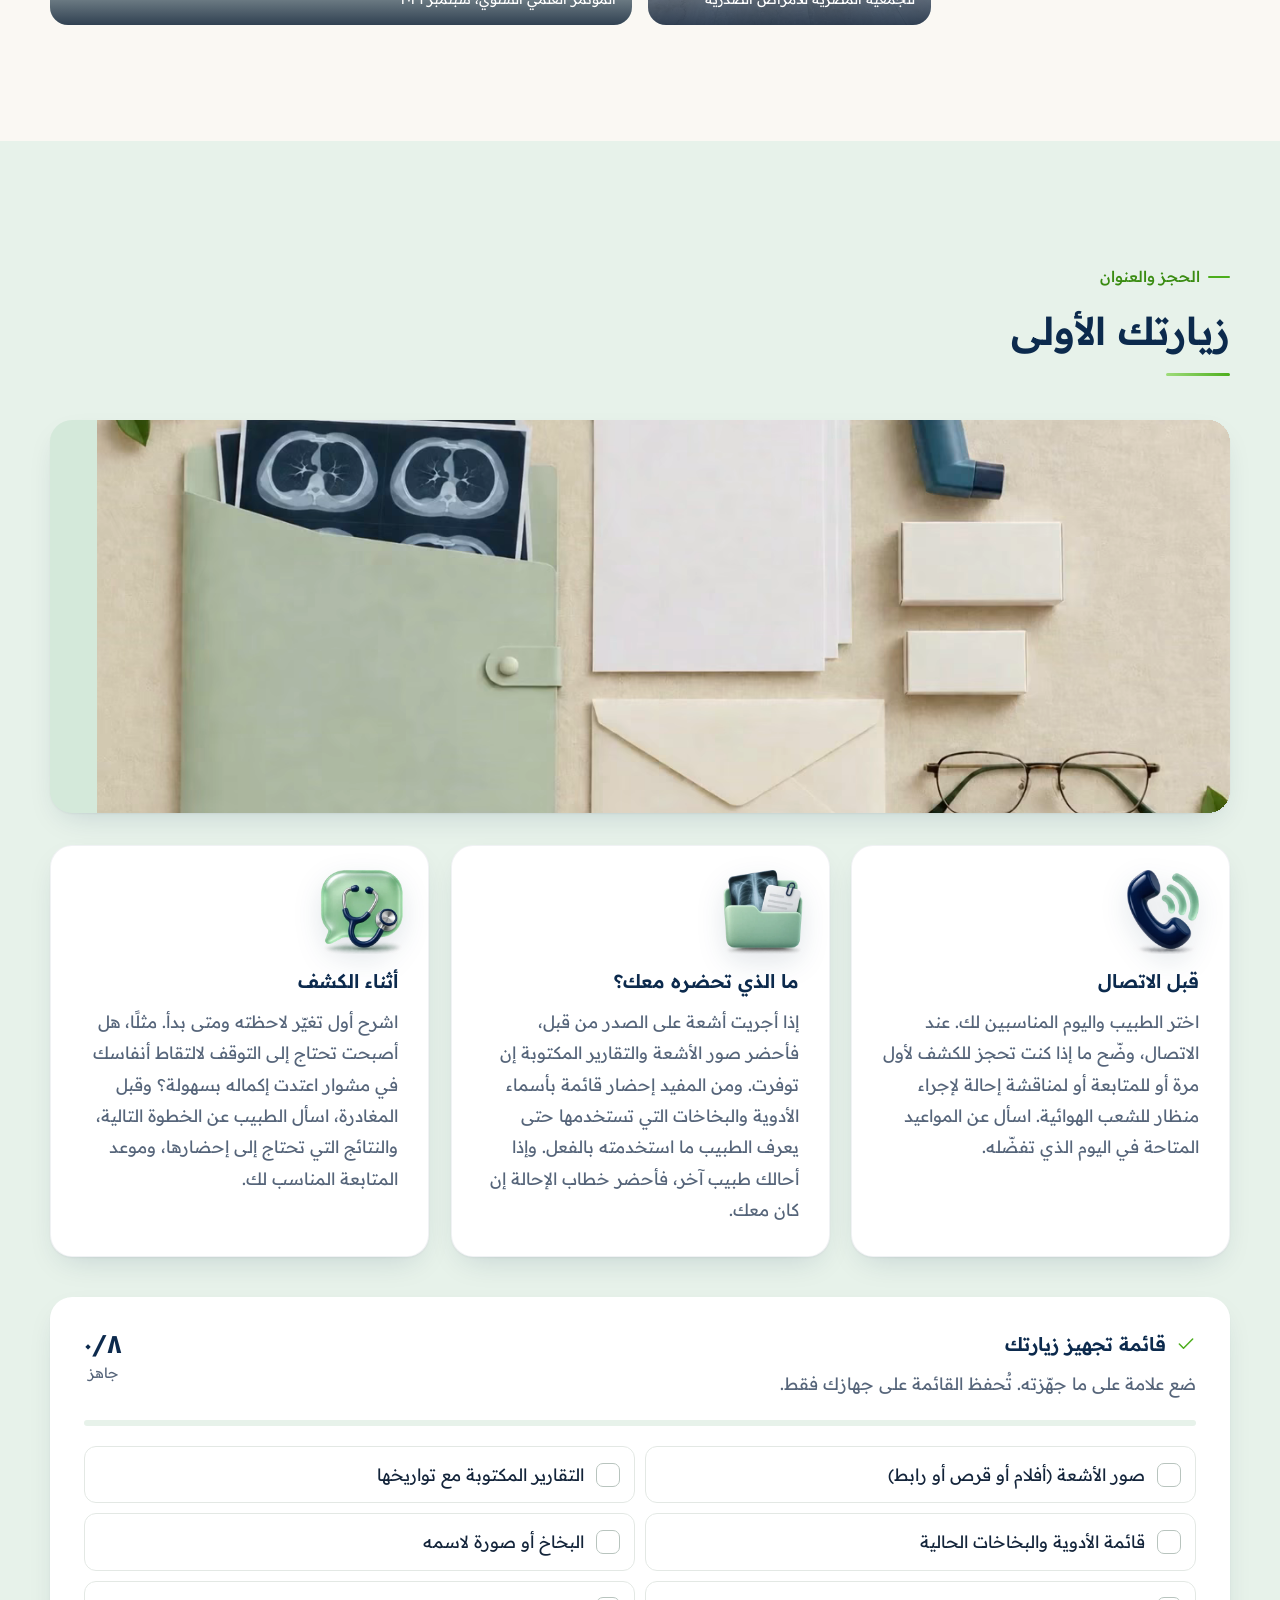
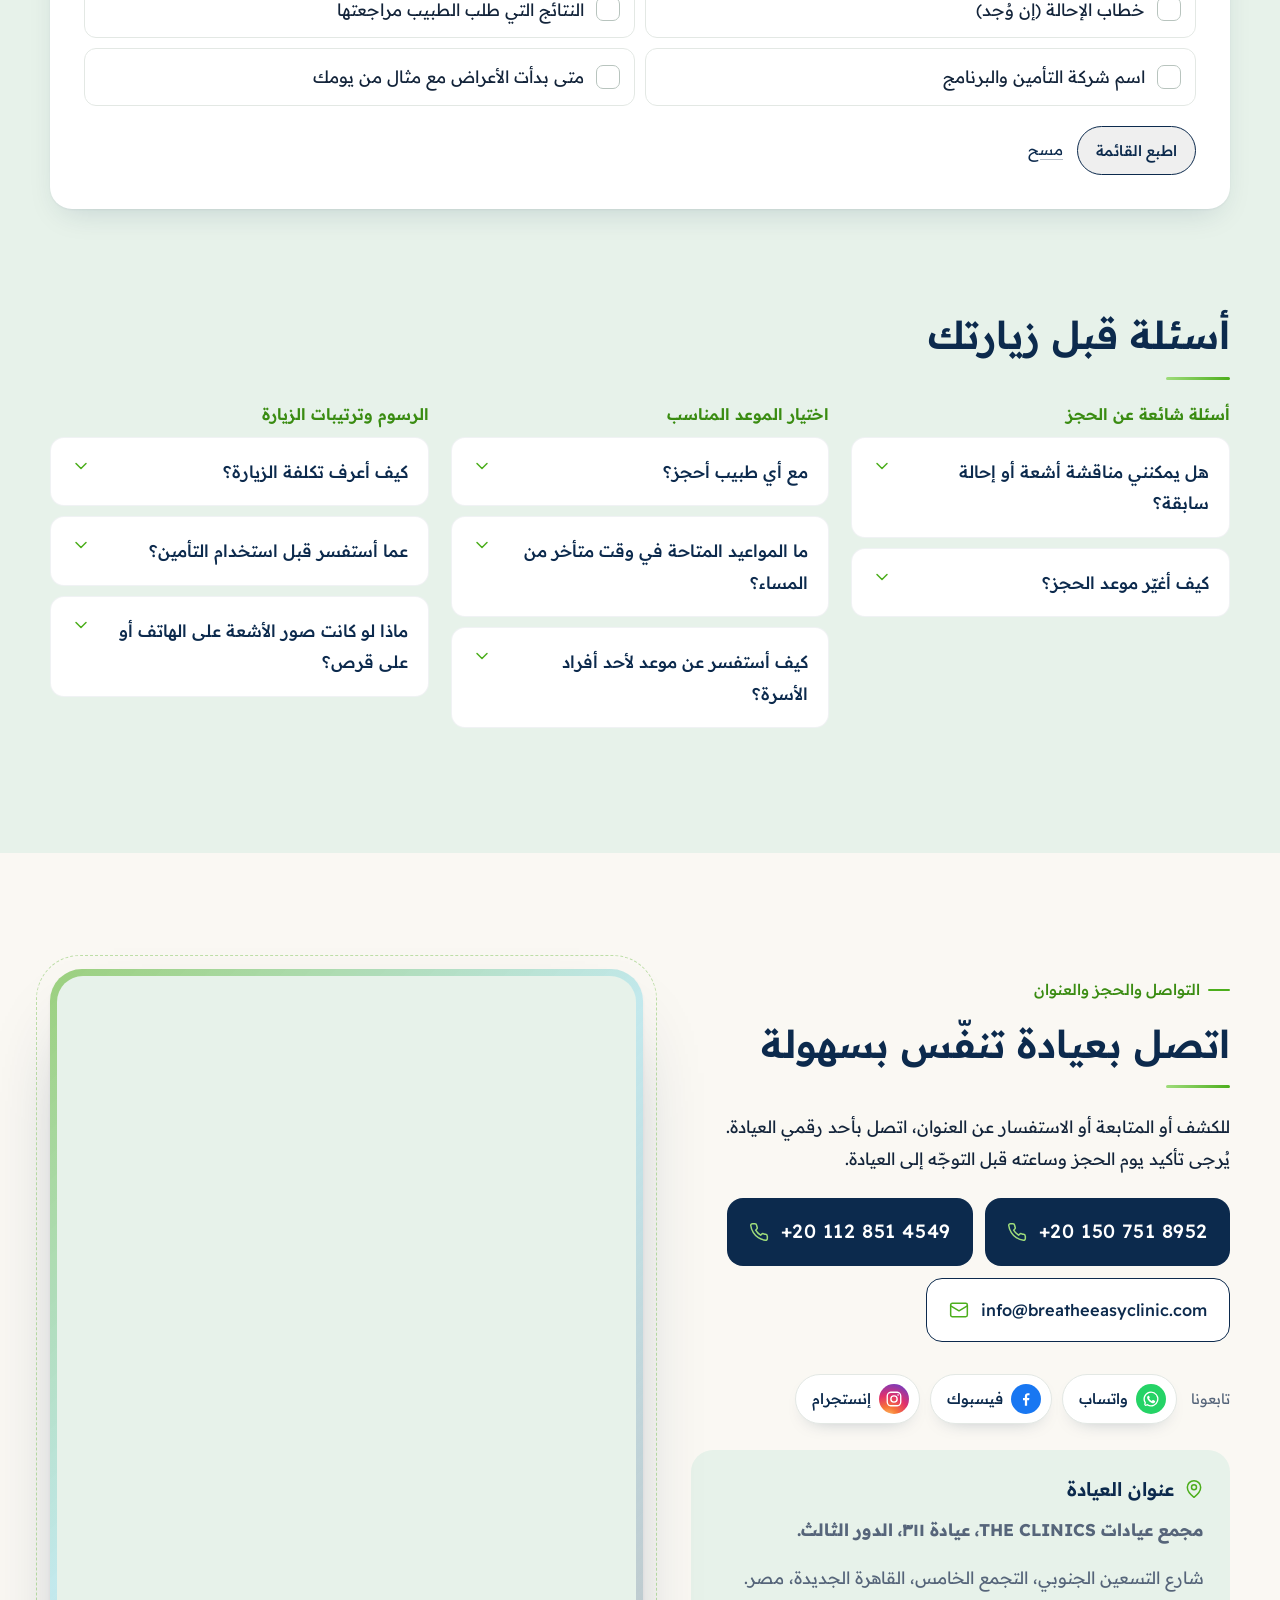
<file: ar/index.html>
<!doctype html>
<html lang="ar" dir="rtl" class="no-js">
<head>
<meta charset="utf-8">
<script>(function(d){d.classList.remove('no-js');try{if(!sessionStorage.getItem('be-intro')&&!matchMedia('(prefers-reduced-motion: reduce)').matches)d.classList.add('has-intro')}catch(e){}})(document.documentElement)</script>
<meta name="viewport" content="width=device-width, initial-scale=1">
<title>دكتور صدر واستشاري أمراض صدرية بالتجمع الخامس | عيادة تنفّس بسهولة</title>
<meta name="description" content="دكتور صدر بالتجمع الخامس، القاهرة الجديدة: كشف على الصدر ومتابعة واستشارات منظار الشعب الهوائية مع استشاريي الأمراض الصدرية من طب عين شمس. اتصل للحجز.">
<meta name="theme-color" content="#0c2a4d">
<meta name="robots" content="index, follow, max-image-preview:large">
<meta name="geo.region" content="EG-C">
<meta name="geo.placename" content="التجمع الخامس، القاهرة الجديدة">
<link rel="preload" as="image" href="../assets/hero-breath-poster.webp" fetchpriority="high">
<link rel="canonical" href="https://breatheeasyclinic.com/ar/">
<link rel="alternate" hreflang="en" href="https://breatheeasyclinic.com/">
<link rel="alternate" hreflang="ar" href="https://breatheeasyclinic.com/ar/">
<link rel="alternate" hreflang="x-default" href="https://breatheeasyclinic.com/">
<meta property="og:type" content="website">
<meta property="og:site_name" content="عيادة تنفّس بسهولة">
<meta property="og:url" content="https://breatheeasyclinic.com/ar/">
<meta property="og:title" content="دكتور صدر واستشاري أمراض صدرية بالتجمع الخامس | عيادة تنفّس بسهولة">
<meta property="og:description" content="دكتور صدر بالتجمع الخامس، القاهرة الجديدة: كشف على الصدر ومتابعة واستشارات منظار الشعب الهوائية مع استشاريي الأمراض الصدرية من طب عين شمس. اتصل للحجز.">
<meta property="og:image" content="https://breatheeasyclinic.com/assets/og-cover.jpg">
<meta property="og:image:width" content="1200">
<meta property="og:image:height" content="630">
<meta property="og:image:alt" content="عيادة تنفّس بسهولة، د. هدية ود. وائل استشاريا الأمراض الصدرية بالتجمع الخامس">
<meta property="og:locale" content="ar_EG">
<meta property="og:locale:alternate" content="en_US">
<meta name="twitter:card" content="summary_large_image">
<meta name="twitter:title" content="دكتور صدر واستشاري أمراض صدرية بالتجمع الخامس | عيادة تنفّس بسهولة">
<meta name="twitter:description" content="دكتور صدر بالتجمع الخامس، القاهرة الجديدة: كشف على الصدر ومتابعة واستشارات منظار الشعب الهوائية مع استشاريي الأمراض الصدرية من طب عين شمس. اتصل للحجز.">
<meta name="twitter:image" content="https://breatheeasyclinic.com/assets/og-cover.jpg">
<link rel="icon" type="image/png" href="../assets/favicon.png">
<link rel="apple-touch-icon" href="../assets/apple-touch-icon.png">
<link rel="manifest" href="../site.webmanifest">
<link rel="preconnect" href="https://fonts.googleapis.com">
<link rel="preconnect" href="https://fonts.gstatic.com" crossorigin>
<link href="https://fonts.googleapis.com/css2?family=Readex+Pro:wght@300;400;500;600;700&display=swap" rel="stylesheet">
<link rel="stylesheet" href="../styles.css?v=202611282330">
<link rel="stylesheet" href="../features.css?v=202611282330">
<link rel="stylesheet" href="../dynamics.css?v=202611282330">
<link rel="stylesheet" href="../spiro.css?v=202611282330">
<link rel="stylesheet" href="../mobile.css?v=202611282330">
<script type="application/ld+json">{"@context": "https://schema.org", "@type": "MedicalClinic", "name": "عيادة تنفّس بسهولة", "alternateName": "Breathe Easy Clinic", "medicalSpecialty": "Pulmonary", "url": "https://breatheeasyclinic.com/ar/", "telephone": ["+201507518952", "+201128514549"], "email": "info@breatheeasyclinic.com", "image": "https://breatheeasyclinic.com/assets/og-cover.jpg", "address": {"@type": "PostalAddress", "streetAddress": "THE CLINICS, Clinic 311, third floor, South 90th Street", "addressLocality": "Fifth Settlement, New Cairo", "addressRegion": "Cairo", "addressCountry": "EG"}, "openingHoursSpecification": [{"@type": "OpeningHoursSpecification", "dayOfWeek": ["Saturday", "Wednesday"], "opens": "16:00", "closes": "19:00"}, {"@type": "OpeningHoursSpecification", "dayOfWeek": ["Sunday", "Thursday"], "opens": "16:00", "closes": "19:00"}, {"@type": "OpeningHoursSpecification", "dayOfWeek": ["Monday", "Tuesday"], "opens": "18:00", "closes": "20:00"}], "areaServed": [{"@type": "City", "name": "New Cairo"}, {"@type": "Place", "name": "Fifth Settlement"}], "availableLanguage": ["ar", "en"], "logo": "https://breatheeasyclinic.com/assets/logo-mark.png", "hasMap": "https://www.google.com/maps/search/?api=1&query=THE+CLINICS+South+90th+Street+Fifth+Settlement+New+Cairo", "isAcceptingNewPatients": true, "sameAs": ["https://www.facebook.com/profile.php?id=61596596594004", "https://www.instagram.com/breathe3679/"], "availableService": [{"@type": "MedicalProcedure", "name": "الكشف على الصدر"}, {"@type": "MedicalProcedure", "name": "زيارات المتابعة"}, {"@type": "MedicalProcedure", "name": "استشارات مناظير الشعب الهوائية"}, {"@type": "MedicalProcedure", "name": "قياس وظائف التنفس (سبيرومتري)"}], "employee": [{"@type": "Physician", "name": "د. هدية سعيد محمد", "medicalSpecialty": "Pulmonary", "description": "أستاذ مساعد الأمراض الصدرية بكلية الطب، جامعة عين شمس. حاصلة على دكتوراه في الأمراض الصدرية، واستشاري أول الأمراض الصدرية واستشاري مناظير الشعب الهوائية.", "image": "https://breatheeasyclinic.com/assets/dr-hedya.webp", "alumniOf": {"@type": "CollegeOrUniversity", "name": "Ain Shams University"}}, {"@type": "Physician", "name": "د. وائل عبد الفتاح", "medicalSpecialty": "Pulmonary", "description": "أستاذ مساعد واستشاري الأمراض الصدرية بكلية الطب، جامعة عين شمس. يستقبل د. وائل المرضى للكشف على الصدر ومتابعة حالتهم.", "image": "https://breatheeasyclinic.com/assets/dr-wael.webp", "alumniOf": {"@type": "CollegeOrUniversity", "name": "Ain Shams University"}}]}</script>
<script type="application/ld+json">{"@context": "https://schema.org", "@type": "FAQPage", "mainEntity": [{"@type": "Question", "name": "هل يمكنني مناقشة أشعة أو إحالة سابقة؟", "acceptedAnswer": {"@type": "Answer", "text": "نعم. اذكر ذلك عند الحجز وأحضر المستندات ذات الصلة. وإذا كانت الإحالة لإجراء منظار للشعب الهوائية، يمكنك طلب استشارة مع د. هدية لمناقشة سبب التوصية بالمنظار والخطوة التالية."}}, {"@type": "Question", "name": "كيف أغيّر موعد الحجز؟", "acceptedAnswer": {"@type": "Answer", "text": "اتصل بالعيادة واذكر اسمك واسم الطبيب وتاريخ الحجز، ثم اسأل عن موعد بديل يناسبك."}}, {"@type": "Question", "name": "مع أي طبيب أحجز؟", "acceptedAnswer": {"@type": "Answer", "text": "تستقبل د. هدية ود. وائل المرضى للكشف على الصدر. إذا سبق لك الكشف مع أحدهما وتعود لعرض النتائج، فاذكر اسم الطبيب عند الحجز. ولاستشارة تتعلق بإحالة لإجراء منظار للشعب الهوائية، اطلب الحجز مع د. هدية."}}, {"@type": "Question", "name": "ما المواعيد المتاحة في وقت متأخر من المساء؟", "acceptedAnswer": {"@type": "Answer", "text": "تمتد مواعيد د. وائل يومي الإثنين والثلاثاء من السادسة حتى الثامنة مساءً. وإذا كان السبت أنسب لك، فتستقبل د. هدية المرضى من الرابعة حتى السابعة مساءً. اتصل لمعرفة الأوقات المتاحة للحجز خلال الفترة التي تناسبك."}}, {"@type": "Question", "name": "كيف أستفسر عن موعد لأحد أفراد الأسرة؟", "acceptedAnswer": {"@type": "Answer", "text": "إذا كنت تتصل نيابةً عن أحد أفراد الأسرة، فجهّز اسم المريض واسم الطبيب المطلوب واليوم المناسب. وإذا كان المريض يحتاج إلى مساعدة في الوصول إلى الدور الثالث، فاستفسر قبل الحضور عن مدخل المبنى والمصعد وأقرب مكان مناسب لنزوله من السيارة."}}, {"@type": "Question", "name": "كيف أعرف تكلفة الزيارة؟", "acceptedAnswer": {"@type": "Answer", "text": "وضّح عند الاتصال ما إذا كانت الزيارة للكشف لأول مرة أو لعرض نتائج فحوصات أو لمناقشة إحالة. اسأل عن رسوم الزيارة المحددة وطرق الدفع المتاحة. وإذا احتجت إلى إيصال لتقديمه لجهة التأمين، فاذكر ذلك عند الحجز."}}, {"@type": "Question", "name": "عما أستفسر قبل استخدام التأمين؟", "acceptedAnswer": {"@type": "Answer", "text": "جهّز اسم شركة التأمين واسم البرنامج المشترك به. اسأل العيادة عمّا إذا كانت تقبل برنامجك تحديدًا، ثم راجع شركة التأمين لمعرفة ما إذا كنت تحتاج إلى إحالة أو موافقة مسبقة وما المبلغ الذي قد تتحمّله."}}, {"@type": "Question", "name": "ماذا لو كانت صور الأشعة على الهاتف أو على قرص؟", "acceptedAnswer": {"@type": "Answer", "text": "استفسر عند الحجز عن الصيغ التي يمكن للطبيب الاطلاع عليها. وإذا أرسل لك مركز الأشعة رابطًا للصور، فتأكد من أنه يفتح قبل الزيارة. احتفظ بالتقرير مع الصور حتى يسهل على الطبيب معرفة الفحص وتاريخه."}}]}</script>
<script type="application/ld+json">{"@context": "https://schema.org", "@type": "WebSite", "name": "Breathe Easy Clinic", "alternateName": "عيادة تنفّس بسهولة", "url": "https://breatheeasyclinic.com/", "inLanguage": ["en", "ar"]}</script>
</head>
<body>
<div class="intro" id="intro" aria-hidden="true">
  <video class="intro-video" muted playsinline preload="auto" poster="../assets/intro-poster.webp"><source src="../assets/intro.webm" type="video/webm"><source src="../assets/intro.mp4" type="video/mp4"></video>
  <div class="intro-inner">
    <div class="intro-logo">
      <svg class="intro-ring" viewBox="0 0 120 120"><circle cx="60" cy="60" r="55"/></svg>
      <img class="intro-mark" src="../assets/logo-mark.png" alt="">
    </div>
    <div class="intro-name"><strong>تنفّس بسهولة</strong><span>Breathe Easy Chest Clinic</span></div>
    <p class="intro-tag">عيادة متخصصة في أمراض الصدر بالقاهرة الجديدة</p>
    <div class="intro-breath"><span></span></div>
  </div>
  <button class="intro-skip" type="button">تخطّي</button>
</div>
<div class="progress" aria-hidden="true"><span id="progress"></span></div>
<a class="skip" href="#main">تخطَّ إلى المحتوى</a>

<header class="site-header" id="top">
  <div class="wrap nav-row">
    <a class="brand" href="#top" aria-label="تنفّس بسهولة">
      <img src="../assets/logo-mark.png" alt="" width="44" height="45">
      <span><strong>تنفّس بسهولة</strong><small>عيادة الصدر · القاهرة الجديدة</small></span>
    </a>
    <nav class="main-nav" aria-label="القائمة الرئيسية">
      <a href="#about">عن العيادة</a>
      <a href="#services">خدماتنا</a>
      <a href="#doctors">أطباؤنا</a>
      <a href="#visit">الحجز والعنوان</a>
      <a href="#newsletter" class="nav-sub">الأخبار والتحديثات</a>
    </nav>
    <div class="nav-actions">
      <span class="status" id="status" hidden><i></i><span></span></span>
      <a class="btn btn-ghost btn-sm sub-btn" href="#newsletter"><svg class="ic" viewBox="0 0 24 24" fill="none" stroke="currentColor" stroke-width="1.8" stroke-linecap="round" stroke-linejoin="round" aria-hidden="true"><path d="M6 8a6 6 0 0 1 12 0c0 7 3 9 3 9H3s3-2 3-9"/><path d="M10.3 21a1.94 1.94 0 0 0 3.4 0"/></svg><span>اشترك</span></a>
      <a class="lang" href="../" hreflang="en" lang="en">English</a>
      <a class="btn btn-primary btn-sm" href="tel:+201507518952"><svg class="ic" viewBox="0 0 24 24" fill="none" stroke="currentColor" stroke-width="1.8" stroke-linecap="round" stroke-linejoin="round" aria-hidden="true"><path d="M22 16.9v3a2 2 0 0 1-2.2 2 19.8 19.8 0 0 1-8.6-3.1 19.5 19.5 0 0 1-6-6A19.8 19.8 0 0 1 2.1 4.2 2 2 0 0 1 4.1 2h3a2 2 0 0 1 2 1.7c.1.9.4 1.8.7 2.7a2 2 0 0 1-.5 2.1L8 9.8a16 16 0 0 0 6 6l1.3-1.3a2 2 0 0 1 2.1-.4c.9.3 1.8.6 2.7.7a2 2 0 0 1 1.7 2z"/></svg><span>اتصل للحجز</span></a>
      <button class="menu-btn" aria-label="Menu" aria-expanded="false"><span></span><span></span></button>
    </div>
  </div>
</header>

<main id="main">

<section class="hero">
  <div class="wrap hero-grid">
    <div class="hero-copy">
      <p class="eyebrow">الأمراض الصدرية · التجمع الخامس</p>
      <h1>عيادة متخصصة في أمراض الصدر بالقاهرة الجديدة</h1>
      <p class="lead">إذا تكررت الكحة، أو شعرت بضيق في التنفّس أثناء مشوارك المعتاد، أو كانت لديك أسئلة عن أشعة الصدر، يمكنك مناقشة ما يشغلك مع أحد أطباء العيادة وفهم الخطوة التالية في رعايتك.</p>
      <div class="cta-row">
        <a class="btn btn-primary" href="tel:+201507518952"><svg class="ic" viewBox="0 0 24 24" fill="none" stroke="currentColor" stroke-width="1.8" stroke-linecap="round" stroke-linejoin="round" aria-hidden="true"><path d="M22 16.9v3a2 2 0 0 1-2.2 2 19.8 19.8 0 0 1-8.6-3.1 19.5 19.5 0 0 1-6-6A19.8 19.8 0 0 1 2.1 4.2 2 2 0 0 1 4.1 2h3a2 2 0 0 1 2 1.7c.1.9.4 1.8.7 2.7a2 2 0 0 1-.5 2.1L8 9.8a16 16 0 0 0 6 6l1.3-1.3a2 2 0 0 1 2.1-.4c.9.3 1.8.6 2.7.7a2 2 0 0 1 1.7 2z"/></svg><span>اتصل للحجز</span></a>
        <a class="btn btn-ghost" href="#plan"><span>خطّط لزيارتك</span><svg class="ic flip" viewBox="0 0 24 24" fill="none" stroke="currentColor" stroke-width="1.8" stroke-linecap="round" stroke-linejoin="round" aria-hidden="true"><path d="M5 12h14"/><path d="m12 5 7 7-7 7"/></svg></a>
      </div>
      <ul class="chips">
        <li><svg class="ic" viewBox="0 0 24 24" fill="none" stroke="currentColor" stroke-width="1.8" stroke-linecap="round" stroke-linejoin="round" aria-hidden="true"><path d="M20 10c0 6-8 12-8 12s-8-6-8-12a8 8 0 0 1 16 0z"/><circle cx="12" cy="10" r="3"/></svg>عيادة ٣١١ · THE CLINICS</li>
        <li><svg class="ic" viewBox="0 0 24 24" fill="none" stroke="currentColor" stroke-width="1.8" stroke-linecap="round" stroke-linejoin="round" aria-hidden="true"><path d="M22 10 12 5 2 10l10 5 10-5z"/><path d="M6 12v5c3 2 9 2 12 0v-5"/></svg>أعضاء هيئة تدريس طب عين شمس</li>
      </ul>
      <div class="pacer" id="pacer" data-labels='{&quot;start&quot;: &quot;اضغط لتبدأ نفسًا هادئًا&quot;, &quot;inhale&quot;: &quot;شهيق…&quot;, &quot;exhale&quot;: &quot;زفير…&quot;}'>
        <button type="button" aria-pressed="false" aria-label="تنفّس معنا"><span class="orb"></span></button>
        <div class="pc-text"><small>تنفّس معنا</small><span class="pc-label" aria-live="polite">اضغط لتبدأ نفسًا هادئًا</span></div>
      </div>
    </div>
    <div class="hero-visual">
      <div class="breath-ring" aria-hidden="true"></div>
      <div class="hero-img"><img src="../assets/hero-breath-poster.webp" alt="رئتان زجاجيتان، عيادة تنفّس بسهولة" width="900" height="900" fetchpriority="high"><video class="hero-video" muted loop playsinline preload="metadata" poster="../assets/hero-breath-poster.webp" aria-hidden="true"><source src="../assets/hero-breath.webm" type="video/webm"><source src="../assets/hero-breath.mp4" type="video/mp4"></video></div>
      <div class="today-card" id="todayCard" aria-live="polite">
        <span class="pulse" aria-hidden="true"></span>
        <div><small id="todayLabel">اليوم في العيادة</small><strong id="todayDoc">—</strong><span id="todayTime"></span></div>
      </div>
    </div>
  </div>
</section>

<div class="marquee" aria-hidden="true"><div class="marquee-track"><span>الكشف على الصدر</span><span>زيارات المتابعة</span><span>استشارات مناظير الشعب الهوائية</span><span>قياس وظائف التنفس (سبيرومتري)</span><span>أعضاء هيئة تدريس طب عين شمس</span><span>عيادة ٣١١ · THE CLINICS</span><span>الأمراض الصدرية · التجمع الخامس</span><span>الكشف على الصدر</span><span>زيارات المتابعة</span><span>استشارات مناظير الشعب الهوائية</span><span>قياس وظائف التنفس (سبيرومتري)</span><span>أعضاء هيئة تدريس طب عين شمس</span><span>عيادة ٣١١ · THE CLINICS</span><span>الأمراض الصدرية · التجمع الخامس</span></div></div>

<section class="about section" id="about">
  <div class="wrap about-grid">
    <div class="reveal">
      <p class="eyebrow">عن العيادة</p>
      <h2>عن العيادة</h2>
      <p class="body-lg">تضم عيادة تنفّس بسهولة في التجمع الخامس د. هدية سعيد محمد ود. وائل عبد الفتاح، وهما من أعضاء هيئة التدريس بكلية الطب بجامعة عين شمس. يستقبل الطبيبان المرضى في مجمع عيادات THE CLINICS بشارع التسعين الجنوبي.</p>
    </div>
    <ul class="stats reveal">
      <li><b data-count="2">٢</b><span>استشاريان للأمراض الصدرية</span></li>
      <li><b data-count="6" data-stat="days">٦</b><span>أيام كشف أسبوعيًا</span></li>
      <li><b data-count="311">٣١١</b><span>رقم العيادة، الدور الثالث</span></li>
    </ul>
  </div>
  <div class="wrap"><figure class="banner banner-air reveal"><span class="air-sun" aria-hidden="true"></span><span class="air-dust" aria-hidden="true"></span><video class="bg-video air-video" muted loop playsinline preload="none" poster="../assets/img-air.webp" aria-hidden="true"><source src="../assets/air-wind.webm?v=202611282330" type="video/webm"><source src="../assets/air-wind.mp4?v=202611282330" type="video/mp4"></video><img src="../assets/img-air.webp" alt="غرفة مشمسة وستائر تتحرك مع النسيم" loading="lazy" width="1600" height="900"></figure></div>
</section>

<section class="services section tint" id="services">
  <div class="wrap">
    <div class="sec-head reveal"><p class="eyebrow">خدماتنا</p><h2>خدماتنا</h2></div>
    <div class="cards3">
      <article class="card svc reveal"><div class="svc-ic3d"><img src="../assets/icon3d-lungs.webp" alt="" width="128" height="128" loading="lazy"></div><h3>الكشف على الصدر</h3><p>تحدّث مع طبيبك عن بداية الأعراض وتأثيرها على أنشطتك اليومية. ويمكنك إحضار تقارير الصدر السابقة لمراجعتها معًا.</p></article>
      <article class="card svc reveal"><div class="svc-ic3d"><img src="../assets/icon3d-follow.webp" alt="" width="128" height="128" loading="lazy"></div><h3>زيارات المتابعة</h3><p>ناقش مع طبيبك ما تغيّر منذ الزيارة السابقة، وراجع معه نتائج الفحوصات وأي أسئلة عن خطة المتابعة.</p></article>
      <article class="card svc reveal"><div class="svc-ic3d"><img src="../assets/icon3d-bronch.webp" alt="" width="128" height="128" loading="lazy"></div><h3>استشارات مناظير الشعب الهوائية</h3><p>إذا أوصى طبيبك بإجراء منظار للشعب الهوائية، يمكنك مناقشة سبب التوصية وأسئلتك عن الإجراء مع د. هدية.</p></article>
    </div>
    <a class="spiro-teaser reveal" href="#spirometry"><span class="st-ic"><svg class="ic" viewBox="0 0 24 24" fill="none" stroke="currentColor" stroke-width="1.8" stroke-linecap="round" stroke-linejoin="round" aria-hidden="true"><path d="M12 3v7"/><path d="M12 10c-1.5 1-2.5 2-3 3.5"/><path d="M12 10c1.5 1 2.5 2 3 3.5"/><path d="M8.5 6.5C5.5 7 4 10.5 4 14.5c0 3 1 5.5 3 5.5s2.5-2 2.5-4.5V9"/><path d="M15.5 6.5c3 .5 4.5 4 4.5 8 0 3-1 5.5-3 5.5s-2.5-2-2.5-4.5V9"/></svg></span><span class="st-tx"><b>متاح أيضًا في العيادة: اختبار قياس وظائف التنفس</b><small>اختبار تنفّس سريع وبدون ألم يوضح كفاءة رئتيك.</small></span><span class="st-go">اعرف المزيد<svg class="ic flip" viewBox="0 0 24 24" fill="none" stroke="currentColor" stroke-width="1.8" stroke-linecap="round" stroke-linejoin="round" aria-hidden="true"><path d="M5 12h14"/><path d="m12 5 7 7-7 7"/></svg></span></a>

    <div class="steps-block">
      <div class="steps-head">
        <h2 class="reveal">الكشف على الصدر خطوة بخطوة</h2>
        <figure class="banner short banner-vid reveal"><video class="bg-video" muted loop playsinline preload="none" poster="../assets/img-consult.webp" aria-hidden="true"><source src="../assets/consult-desk.webm?v=202611282330" type="video/webm"><source src="../assets/consult-desk.mp4?v=202611282330" type="video/mp4"></video><img src="../assets/img-consult.webp" alt="مكتب الكشف على الصدر مع سماعة طبية وأشعة صدر" loading="lazy" width="1600" height="900"></figure>
      </div>
      <ol class="steps">
        <li class="reveal"><span class="num">01</span><h3>ما الذي تغيّر في يومك؟</h3><p>ابدأ بأكثر ما يشغلك. ربما توقظك الكحة من النوم، أو أصبحت تتوقف في منتصف سلّم كنت تصعده بسهولة. اذكر للطبيب مثالًا من يومك المعتاد، ومتى لاحظت هذا التغيّر لأول مرة.</p></li>
        <li class="reveal"><span class="num">02</span><h3>مراجعة نتائج الفحوصات السابقة</h3><p>إذا كان سبب زيارتك نتيجة أشعة أو تقريرًا طبيًا، فحدّد العبارة التي تريد فهمها. وأحضر الصور أو التقارير الأقدم مع تواريخها إن توفرت. يمكنك أن تسأل الطبيب عن علاقة النتائج بما تشعر به وما إذا كانت هناك نقاط تحتاج إلى توضيح.</p></li>
        <li class="reveal"><span class="num">03</span><h3>قبل مغادرة العيادة</h3><p>اطلب من الطبيب شرح الخطوة التالية بكلمات واضحة. وإذا اقترح فحصًا، فاسأله عن الغرض منه، وأين يمكنك إجراؤه، وكيف ستتم مراجعة النتيجة. ودوّن موعد المتابعة إذا اتفقتما عليه.</p></li>
      </ol>
    </div>
  </div>
</section>

<section class="section spiro" id="spirometry">
  <div class="wrap">
    <div class="spiro-top">
      <div class="spiro-intro reveal">
        <p class="eyebrow">قياس وظائف التنفس · سبيرومتري</p>
        <h2>قياس وظائف التنفس: صورة واضحة لكفاءة رئتيك</h2>
        <p class="body-lg">قياس وظائف التنفس (السبيرومتري) هو أشهر وأهم اختبار لوظائف الرئة. تنفخ في جهاز صغير يقيس كمية الهواء التي تستوعبها رئتاك وسرعة إخراجك لها. اختبار سريع وبدون ألم، ويعطي طبيبك أرقامًا دقيقة بدلًا من التخمين.</p>
        <ul class="spiro-chips"><li><svg class="ic" viewBox="0 0 24 24" fill="none" stroke="currentColor" stroke-width="1.8" stroke-linecap="round" stroke-linejoin="round" aria-hidden="true"><circle cx="12" cy="12" r="10"/><path d="M12 6v6l4 2"/></svg><span>من ١٥ إلى ٣٠ دقيقة تقريبًا</span></li><li><svg class="ic" viewBox="0 0 24 24" fill="none" stroke="currentColor" stroke-width="1.8" stroke-linecap="round" stroke-linejoin="round" aria-hidden="true"><path d="M20 6 9 17l-5-5"/></svg><span>بدون ألم أو إبر</span></li><li><svg class="ic" viewBox="0 0 24 24" fill="none" stroke="currentColor" stroke-width="1.8" stroke-linecap="round" stroke-linejoin="round" aria-hidden="true"><path d="M21 15a2 2 0 0 1-2 2H7l-4 4V5a2 2 0 0 1 2-2h14a2 2 0 0 1 2 2z"/></svg><span>يشرح لك الطبيب النتيجة</span></li></ul>
        <div class="spiro-cta"><a class="btn btn-primary" href="tel:+201507518952"><svg class="ic" viewBox="0 0 24 24" fill="none" stroke="currentColor" stroke-width="1.8" stroke-linecap="round" stroke-linejoin="round" aria-hidden="true"><path d="M22 16.9v3a2 2 0 0 1-2.2 2 19.8 19.8 0 0 1-8.6-3.1 19.5 19.5 0 0 1-6-6A19.8 19.8 0 0 1 2.1 4.2 2 2 0 0 1 4.1 2h3a2 2 0 0 1 2 1.7c.1.9.4 1.8.7 2.7a2 2 0 0 1-.5 2.1L8 9.8a16 16 0 0 0 6 6l1.3-1.3a2 2 0 0 1 2.1-.4c.9.3 1.8.6 2.7.7a2 2 0 0 1 1.7 2z"/></svg><span>احجز اختبار وظائف التنفس</span></a><a class="btn btn-ghost" href="https://wa.me/201507518952?text=%D9%85%D8%B1%D8%AD%D8%A8%D9%8B%D8%A7%20%D8%B9%D9%8A%D8%A7%D8%AF%D8%A9%20%D8%AA%D9%86%D9%81%D9%91%D8%B3%20%D8%A8%D8%B3%D9%87%D9%88%D9%84%D8%A9%D8%8C%20%D8%A3%D9%88%D8%AF%20%D8%A7%D9%84%D8%A7%D8%B3%D8%AA%D9%81%D8%B3%D8%A7%D8%B1%20%D8%B9%D9%86%20%D8%AD%D8%AC%D8%B2%20%D9%85%D9%88%D8%B9%D8%AF." target="_blank" rel="noopener">اسأل على واتساب</a></div>
      </div>
      <figure class="spiro-hero reveal">
        <img src="../assets/spiro-patient.webp" alt="مريض ينفخ في جهاز قياس وظائف التنفس مع مشبك على الأنف ومنحنى التنفس على الشاشة" width="1344" height="752" loading="lazy" decoding="async">
        <figcaption class="spiro-graph" aria-hidden="true">
          <b><span>منحنى تنفّسك</span><i>مباشر</i></b>
          <svg class="sp-svg" viewBox="0 0 300 180" dir="ltr">
            <defs><linearGradient id="spGrad" x1="0" x2="1"><stop offset="0" stop-color="#2bb3c0"/><stop offset="1" stop-color="#4cae1c"/></linearGradient>
            <linearGradient id="spFill" x1="0" y1="0" x2="0" y2="1"><stop offset="0" stop-color="#4cae1c" stop-opacity=".22"/><stop offset="1" stop-color="#4cae1c" stop-opacity="0"/></linearGradient></defs>
            <path class="sp-grid" d="M30 40H290M30 80H290M30 120H290M82 14V146M134 14V146M186 14V146M238 14V146"/>
            <path class="sp-axis" d="M30 12V146H292"/>
            <path class="sp-area" d="M30 146C42 70 64 48 92 40S200 30 290 29V146Z"/>
            <path class="sp-curve" pathLength="1" d="M30 146C42 70 64 48 92 40S200 30 290 29"/>
            <path class="sp-mark" d="M82 146V45"/><path class="sp-mark" d="M30 29H290"/>
            <circle class="sp-dot" cx="82" cy="45" r="5"/>
            <text class="sp-tag" x="88" y="62">FEV1 · 1s</text><text class="sp-tag" x="232" y="23">FVC</text>
            <text class="sp-txt" x="292" y="177" text-anchor="start">الزمن (ثوانٍ)</text>
            <text class="sp-txt" x="34" y="10" text-anchor="end">الحجم</text>
            <text class="sp-txt" x="30" y="160" text-anchor="middle">0</text><text class="sp-txt" x="82" y="160" text-anchor="middle">1</text><text class="sp-txt" x="134" y="160" text-anchor="middle">2</text><text class="sp-txt" x="186" y="160" text-anchor="middle">3</text><text class="sp-txt" x="238" y="160" text-anchor="middle">4</text><text class="sp-txt" x="290" y="160" text-anchor="middle">5</text>
          </svg>
        </figcaption>
      </figure>
    </div>

    <h3 class="spiro-sub reveal">لماذا قد يطلب طبيبك قياس وظائف التنفس؟</h3>
    <div class="spiro-why">
      <article class="sw reveal"><i><svg class="ic" viewBox="0 0 24 24" fill="none" stroke="currentColor" stroke-width="1.8" stroke-linecap="round" stroke-linejoin="round" aria-hidden="true"><circle cx="11" cy="11" r="7"/><path d="m20 20-3.5-3.5"/></svg></i><span class="sw-n">01</span><h4>الاكتشاف والتشخيص المبكر</h4><p>يكشف ضيق الشعب الهوائية أو تيبّس الرئة مبكرًا، وغالبًا قبل أن تشتد الأعراض. وهو الاختبار الأساسي لتشخيص الربو والسدة الرئوية المزمنة (COPD) والتهاب الشعب الهوائية المزمن.</p></article><article class="sw reveal"><i><svg class="ic" viewBox="0 0 24 24" fill="none" stroke="currentColor" stroke-width="1.8" stroke-linecap="round" stroke-linejoin="round" aria-hidden="true"><path d="M12 21v-7"/><path d="M12 14 6 8"/><path d="m12 14 6-6"/><path d="M5 4v4h4"/><path d="M19 4v4h-4"/></svg></i><span class="sw-n">02</span><h4>معرفة سبب الأعراض</h4><p>مع الكحة المستمرة أو ضيق النفس أو الصفير، يوضح هل المشكلة ضيق في الشعب الهوائية (مثل الربو أو السدة الرئوية) أم أن الرئة لا تتمدد بالكامل (مثل التليف الرئوي).</p></article><article class="sw reveal"><i><svg class="ic" viewBox="0 0 24 24" fill="none" stroke="currentColor" stroke-width="1.8" stroke-linecap="round" stroke-linejoin="round" aria-hidden="true"><path d="M3 3v18h18"/><path d="m7 15 4-4 3 3 6-7"/></svg></i><span class="sw-n">03</span><h4>متابعة الأمراض المزمنة</h4><p>تكرار الاختبار على فترات يوضح هل وظائف الرئة مستقرة أم تتغير، فيُعدَّل العلاج في الوقت المناسب.</p></article><article class="sw reveal"><i><svg class="ic" viewBox="0 0 24 24" fill="none" stroke="currentColor" stroke-width="1.8" stroke-linecap="round" stroke-linejoin="round" aria-hidden="true"><path d="M12 2 20 6v6c0 5-3.5 8.5-8 10-4.5-1.5-8-5-8-10V6z"/><path d="m9 12 2 2 4-4"/></svg></i><span class="sw-n">04</span><h4>التأكد من فاعلية العلاج</h4><p>يوضح هل البخاخات والعلاجات الأخرى تُحدث فرقًا. واختبار ثانٍ بعد بخاخ موسّع للشعب يقيس مدى استجابة الشعب الهوائية، وهذا يساعد على التفرقة بين الربو والسدة الرئوية.</p></article><article class="sw reveal"><i><svg class="ic" viewBox="0 0 24 24" fill="none" stroke="currentColor" stroke-width="1.8" stroke-linecap="round" stroke-linejoin="round" aria-hidden="true"><path d="M3 12h4l2-5 4 10 2-5h6"/></svg></i><span class="sw-n">05</span><h4>قبل العمليات الجراحية الكبرى</h4><p>قبل جراحات الصدر أو أعلى البطن أو القلب، يساعد فريق الجراحة والتخدير على تقييم مخاطر التنفس والتخطيط لرعايتك.</p></article><article class="sw reveal"><i><svg class="ic" viewBox="0 0 24 24" fill="none" stroke="currentColor" stroke-width="1.8" stroke-linecap="round" stroke-linejoin="round" aria-hidden="true"><rect x="3" y="7" width="18" height="13" rx="2"/><path d="M9 7V5a2 2 0 0 1 2-2h2a2 2 0 0 1 2 2v2"/><path d="M3 13h18"/></svg></i><span class="sw-n">06</span><h4>فحوصات العمل والتقارير الطبية</h4><p>يُستخدم لمتابعة العاملين المعرّضين للأتربة أو الكيماويات أو مسببات الحساسية مثل السيليكا والفحم والأسبستوس، ولتقييم ضعف التنفس الدائم في التقارير الرسمية.</p></article>
    </div>

    <div class="spiro-measure reveal">
      <div class="sm-head"><h3>ماذا يقيس الاختبار؟</h3><p>ثلاثة أرقام تحكي معظم القصة، ويقارنها طبيبك بالقيم المتوقعة لعمرك وطولك وجنسك.</p></div>
      <div class="sm-grid">
        <article class="sm"><div class="sm-top"><b dir="ltr">FVC</b><svg class="sm-g" viewBox="0 0 90 48" dir="ltr" aria-hidden="true"><path class="g0" d="M4 44C10 14 22 8 36 6S70 4 86 4"/><path class="g1" d="M4 4H86"/></svg></div><span class="sm-name">السعة الحيوية القسرية</span><dl><dt>ما هو؟</dt><dd>أكبر كمية هواء تستطيع إخراجها بعد أعمق شهيق ممكن.</dd><dt>لماذا يهم؟</dt><dd>انخفاضها قد يشير إلى رئة لا تتمدد بالكامل، أو إلى هواء محبوس داخل الرئة.</dd></dl></article><article class="sm"><div class="sm-top"><b dir="ltr">FEV1</b><svg class="sm-g" viewBox="0 0 90 48" dir="ltr" aria-hidden="true"><path class="g0" d="M4 44C10 14 22 8 36 6S70 4 86 4"/><path class="g1" d="M4 44C8 24 13 15 19 11"/><path class="g2" d="M19 44V11"/></svg></div><span class="sm-name">حجم الزفير القسري في الثانية الأولى</span><dl><dt>ما هو؟</dt><dd>كمية الهواء التي تخرج في الثانية الأولى فقط.</dd><dt>لماذا يهم؟</dt><dd>المؤشر الأساسي لضيق الشعب الهوائية، والرقم الذي تُحدَّد به درجة هذا الضيق.</dd></dl></article><article class="sm"><div class="sm-top"><b dir="ltr">FEV1/FVC</b><svg class="sm-g" viewBox="0 0 48 48" aria-hidden="true"><circle class="g0" cx="24" cy="24" r="18"/><circle class="g1 ring" cx="24" cy="24" r="18" pathLength="100" transform="rotate(-90 24 24)"/></svg></div><span class="sm-name">النسبة بينهما</span><dl><dt>ما هو؟</dt><dd>نسبة ما يخرج في الثانية الأولى من إجمالي النَّفَس.</dd><dt>لماذا يهم؟</dt><dd>بعد بخاخ موسّع للشعب، إذا كانت النسبة أقل من ٠٫٧٠ (أو أقل من الحد الطبيعي لك) فهذا يؤكد وجود ضيق في الشعب الهوائية.</dd></dl></article>
      </div>
    </div>

    <div class="spiro-how">
      <div class="sh-pics reveal">
        <img class="sh-a" src="../assets/spiro-device.webp" alt="جهاز رقمي لقياس وظائف التنفس بقطعة فم تُستخدم مرة واحدة ومنحنيات التنفس على الشاشة" width="1000" height="753" loading="lazy" decoding="async">
        <img class="sh-b" src="../assets/spiro-doctor.webp" alt="الطبيب يشرح منحنى اختبار التنفس للمريضة على جهاز لوحي" width="1000" height="753" loading="lazy" decoding="async">
      </div>
      <div class="sh-body">
        <h3 class="spiro-sub reveal">كيف يتم الاختبار؟</h3>
        <ol class="sh-steps"><li class="reveal"><span>1</span><div><h4>تجلس في وضع مريح</h4><p>تجلس مستقيمًا ويُوضع مشبك خفيف على الأنف حتى يمر كل الهواء عبر قطعة الفم.</p></div></li><li class="reveal"><span>2</span><div><h4>شهيق عميق</h4><p>تأخذ أعمق نَفَس ممكن وتُحكم شفتيك حول قطعة فم نظيفة تُستخدم مرة واحدة.</p></div></li><li class="reveal"><span>3</span><div><h4>زفير قوي وسريع</h4><p>تُخرج الهواء بأقصى قوة وسرعة، وتستمر حتى تشعر أن رئتيك فرغتا. يتكرر ذلك نحو ثلاث مرات للحصول على نتيجة دقيقة.</p></div></li><li class="reveal"><span>4</span><div><h4>أحيانًا جولة ثانية</h4><p>قد يطلب منك الطبيب استخدام بخاخ موسّع للشعب ثم إعادة الاختبار بعد نحو ١٥ دقيقة لمعرفة مدى استجابة الشعب الهوائية.</p></div></li></ol>
        <aside class="sh-prep reveal"><h4><svg class="ic" viewBox="0 0 24 24" fill="none" stroke="currentColor" stroke-width="1.8" stroke-linecap="round" stroke-linejoin="round" aria-hidden="true"><rect x="3" y="4" width="18" height="18" rx="2"/><path d="M16 2v4M8 2v4M3 10h18"/></svg>قبل الاختبار</h4><ul><li><svg class="ic" viewBox="0 0 24 24" fill="none" stroke="currentColor" stroke-width="1.8" stroke-linecap="round" stroke-linejoin="round" aria-hidden="true"><path d="M20 6 9 17l-5-5"/></svg><span>تجنّب التدخين لمدة ساعة على الأقل قبل الاختبار.</span></li><li><svg class="ic" viewBox="0 0 24 24" fill="none" stroke="currentColor" stroke-width="1.8" stroke-linecap="round" stroke-linejoin="round" aria-hidden="true"><path d="M20 6 9 17l-5-5"/></svg><span>تجنّب الوجبات الثقيلة خلال الساعتين السابقتين، وتجنّب المجهود البدني العنيف.</span></li><li><svg class="ic" viewBox="0 0 24 24" fill="none" stroke="currentColor" stroke-width="1.8" stroke-linecap="round" stroke-linejoin="round" aria-hidden="true"><path d="M20 6 9 17l-5-5"/></svg><span>ارتدِ ملابس واسعة ومريحة.</span></li><li><svg class="ic" viewBox="0 0 24 24" fill="none" stroke="currentColor" stroke-width="1.8" stroke-linecap="round" stroke-linejoin="round" aria-hidden="true"><path d="M20 6 9 17l-5-5"/></svg><span>اسأل العيادة هل توقف البخاخات قبل الاختبار، واحضرها معك.</span></li><li><svg class="ic" viewBox="0 0 24 24" fill="none" stroke="currentColor" stroke-width="1.8" stroke-linecap="round" stroke-linejoin="round" aria-hidden="true"><path d="M20 6 9 17l-5-5"/></svg><span>أخبرنا إذا أجريت مؤخرًا جراحة في الصدر أو العين أو البطن، أو تعرضت لمشكلة حديثة في القلب.</span></li></ul></aside>
      </div>
    </div>
  </div>
</section>

<section class="journey section" id="journey" data-stage="0">
  <div class="wrap">
    <div class="sec-head reveal"><p class="eyebrow">رحلة نفَس</p><h2>من أول شهيق إلى خطة واضحة</h2><p class="body-lg">مرّر لأسفل لتتبّع مسار الهواء داخل صدرك، وما يهتم به طبيب الصدر في كل مرحلة.</p></div>
    <div class="jr-grid">
      <div class="jr-stage">
        <div class="jr-glow" aria-hidden="true"><video class="bg-video jr-video" muted loop playsinline preload="none" poster="../assets/jr-bg.webp" aria-hidden="true"><source src="../assets/jr-breath.webm?v=202611282330" type="video/webm"><source src="../assets/jr-breath.mp4?v=202611282330" type="video/mp4"></video></div>
        <svg class="jr-svg" viewBox="0 0 400 475" dir="ltr" role="img" aria-label="من أول شهيق إلى خطة واضحة">
          <defs><linearGradient id="jrAir" gradientUnits="userSpaceOnUse" x1="0" y1="20" x2="0" y2="440"><stop offset="0" stop-color="#7fd6e6"/><stop offset=".55" stop-color="#9fdc7b"/><stop offset="1" stop-color="#4cae1c"/></linearGradient></defs>
          <g class="jr-lungs">
            <path class="jr-lung" d="M184 128C150 112 96 146 74 232C58 300 60 380 88 420C112 452 160 440 178 410C186 360 186 250 184 128Z"/>
            <path class="jr-lung" d="M216 128C250 112 304 146 326 232C342 300 340 380 312 420C288 452 240 440 222 410C214 360 214 250 216 128Z"/>
          </g>
          <path class="jr-tube" d="M200 18V176"/>
          <g class="jr-rings"><path d="M192 40h16M192 62h16M192 84h16M192 106h16M192 128h16M192 150h16"/></g>
          <g class="jr-base">
            <path stroke-width="7" d="M200 176C190 196 170 210 145 225"/><path stroke-width="7" d="M200 176C210 196 230 210 255 225"/>
            <path stroke-width="4" d="M145 225C130 250 120 280 110 320"/><path stroke-width="4" d="M145 225C140 260 145 300 150 350"/><path stroke-width="4" d="M145 225C125 230 105 245 95 270"/>
            <path stroke-width="4" d="M255 225C270 250 280 280 290 320"/><path stroke-width="4" d="M255 225C260 260 255 300 250 350"/><path stroke-width="4" d="M255 225C275 230 295 245 305 270"/>
          </g>
          <g class="jr-airs">
            <path class="jr-air" pathLength="1" data-a="0" data-b=".2" stroke-width="10" d="M200 18V176"/>
            <path class="jr-air" pathLength="1" data-a=".2" data-b=".34" stroke-width="7" d="M200 176C190 196 170 210 145 225"/><path class="jr-air" pathLength="1" data-a=".2" data-b=".34" stroke-width="7" d="M200 176C210 196 230 210 255 225"/>
            <path class="jr-air" pathLength="1" data-a=".33" data-b=".5" stroke-width="4" d="M145 225C130 250 120 280 110 320"/><path class="jr-air" pathLength="1" data-a=".33" data-b=".5" stroke-width="4" d="M145 225C140 260 145 300 150 350"/><path class="jr-air" pathLength="1" data-a=".33" data-b=".5" stroke-width="4" d="M145 225C125 230 105 245 95 270"/>
            <path class="jr-air" pathLength="1" data-a=".33" data-b=".5" stroke-width="4" d="M255 225C270 250 280 280 290 320"/><path class="jr-air" pathLength="1" data-a=".33" data-b=".5" stroke-width="4" d="M255 225C260 260 255 300 250 350"/><path class="jr-air" pathLength="1" data-a=".33" data-b=".5" stroke-width="4" d="M255 225C275 230 295 245 305 270"/>
          </g>
          <g class="jr-flows"><path class="jr-flow" d="M200 18V176C190 196 170 210 145 225"/><path class="jr-flow" d="M200 18V176C210 196 230 210 255 225"/></g>
          <g transform="translate(110 322)"><g class="jr-alv"><circle r="7"/><circle cx="9" cy="6" r="5.5"/><circle cx="-7" cy="8" r="5"/><circle cx="2" cy="-8" r="4.5"/></g></g><g transform="translate(150 352)"><g class="jr-alv"><circle r="7"/><circle cx="9" cy="6" r="5.5"/><circle cx="-7" cy="8" r="5"/><circle cx="2" cy="-8" r="4.5"/></g></g><g transform="translate(95 272)"><g class="jr-alv"><circle r="7"/><circle cx="9" cy="6" r="5.5"/><circle cx="-7" cy="8" r="5"/><circle cx="2" cy="-8" r="4.5"/></g></g><g transform="translate(290 322)"><g class="jr-alv"><circle r="7"/><circle cx="9" cy="6" r="5.5"/><circle cx="-7" cy="8" r="5"/><circle cx="2" cy="-8" r="4.5"/></g></g><g transform="translate(250 352)"><g class="jr-alv"><circle r="7"/><circle cx="9" cy="6" r="5.5"/><circle cx="-7" cy="8" r="5"/><circle cx="2" cy="-8" r="4.5"/></g></g><g transform="translate(305 272)"><g class="jr-alv"><circle r="7"/><circle cx="9" cy="6" r="5.5"/><circle cx="-7" cy="8" r="5"/><circle cx="2" cy="-8" r="4.5"/></g></g>
          <g class="jr-lbl" data-s="1" aria-hidden="true"><path d="M209 52h12"/><text x="226" y="56">القصبة الهوائية</text></g>
          <g class="jr-lbl" data-s="2" aria-hidden="true"><path d="M60 184 143 223"/><text x="14" y="176">الشعب الهوائية</text></g>
          <g class="jr-lbl" data-s="3" aria-hidden="true"><text x="200" y="470" text-anchor="middle">الحويصلات الهوائية</text></g>
        </svg>
        <p class="jr-meter"><b class="jr-count">0</b><span>نفَس تقريبًا منذ فتحت هذه الصفحة</span><small>يتنفس البالغ في وقت الراحة عادةً من ١٢ إلى ٢٠ مرة في الدقيقة.</small></p>
      </div>
      <ol class="jr-steps">
        <li class="jr-step"><div class="jr-card"><img class="jr-img" src="../assets/jr-1.webp" alt="" width="480" height="600" loading="lazy" decoding="async"><div class="jr-txt"><span class="jr-num">01</span><h3>الهواء يدخل القصبة الهوائية</h3><p>كل نفَس يمرّ عبر القصبة الهوائية. إذا كانت لديك كحة متكررة أو صفير أو صوت أثناء التنفس، صِف ذلك لطبيبك: متى يحدث، وما الذي يخففه أو يزيده.</p></div></div></li>
        <li class="jr-step"><div class="jr-card"><img class="jr-img" src="../assets/jr-2.webp" alt="" width="480" height="600" loading="lazy" decoding="async"><div class="jr-txt"><span class="jr-num">02</span><h3>ثم يتفرّع إلى الشُّعَب الهوائية</h3><p>تنقسم القصبة الهوائية إلى شعبتين رئيسيتين، ثم إلى ممرات أصغر فأصغر. وعندما يحتاج الطبيب إلى رؤية هذه الممرات من الداخل قد يقترح منظار الشعب الهوائية. إذا تم تحويلك لإجرائه، تشرح لك د. هدية السبب وما يمكن توقعه.</p></div></div></li>
        <li class="jr-step"><div class="jr-card"><img class="jr-img" src="../assets/jr-3.webp" alt="" width="480" height="600" loading="lazy" decoding="async"><div class="jr-txt"><span class="jr-num">03</span><h3>في عمق الرئتين يصل الأكسجين إلى الدم</h3><p>تنتهي أصغر الممرات بملايين الحويصلات الهوائية الدقيقة، وفيها ينتقل الأكسجين إلى الدم. إذا أصبحت تنهج في مشوار كنت تقطعه بسهولة، أو ظهرت ملاحظة في أشعة الصدر، أحضر صورك وتقاريرك معك إلى الكشف.</p></div></div></li>
        <li class="jr-step"><div class="jr-card"><img class="jr-img" src="../assets/jr-4.webp" alt="" width="480" height="600" loading="lazy" decoding="async"><div class="jr-txt"><span class="jr-num">04</span><h3>ثم يخرج النفَس، ومعك خطة واضحة</h3><p>الزفير يُكمل الدورة، وكذلك زيارتك: يجمع طبيبك بين قصتك والفحص والنتائج، ويشرح لك الخطوة التالية بلغة بسيطة.</p><a class="btn btn-primary jr-cta" href="#plan">خطّط لزيارتك</a></div></div></li>
      </ol>
    </div>
  </div>
</section>

<section class="section" id="followup">
  <div class="wrap">
    <h2 class="reveal">زيارات المتابعة واستشارات مناظير الشعب الهوائية</h2>
    <div class="split">
      <article class="panel reveal"><figure class="panel-img"><img src="../assets/img-inhaler.webp" alt="يدان تمسكان بخاخًا مع مُوسّع" loading="lazy" width="1200" height="900"></figure><h3><svg class="ic" viewBox="0 0 24 24" fill="none" stroke="currentColor" stroke-width="1.8" stroke-linecap="round" stroke-linejoin="round" aria-hidden="true"><path d="M3 12a9 9 0 0 1 15.5-6.2L21 8"/><path d="M21 3v5h-5"/><path d="M21 12a9 9 0 0 1-15.5 6.2L3 16"/><path d="M3 21v-5h5"/></svg>عند العودة للمتابعة</h3><p>ابدأ بما حدث منذ الزيارة السابقة. ما الذي أصبح أسهل أو أصعب؟ وما الذي بقي كما هو؟ أحضر نتائج الفحوصات التي طلب الطبيب مراجعتها. وإذا كنت تستخدم بخاخًا، فأحضره أو صوّر اسمه حتى يسهل تحديده عند مناقشة طريقة استخدامك له.</p></article>
      <article class="panel reveal"><figure class="panel-img"><img src="../assets/img-airways.webp" alt="رسم توضيحي للشعب الهوائية" loading="lazy" width="1200" height="900"></figure><h3><svg class="ic" viewBox="0 0 24 24" fill="none" stroke="currentColor" stroke-width="1.8" stroke-linecap="round" stroke-linejoin="round" aria-hidden="true"><circle cx="6" cy="6" r="3"/><path d="M8.2 8.2 14 14"/><path d="M14 14c2 2 5 2 6.5.5S21 10 19 9.5"/><path d="M18 20h3"/></svg>إذا أُحلت لإجراء منظار للشعب الهوائية</h3><p>يمكنك حجز استشارة مع د. هدية سعيد محمد لمناقشة الإحالة. أحضر خطاب الإحالة وأي أشعة صدر ورد ذكرها فيه. وإذا كانت التوصية بالمنظار بسبب ملاحظة محددة في التقرير، فاطلب من الطبيبة توضيح موضعها وما الذي يرغب الطبيب المُحيل في التحقق منه.</p></article>
    </div>
    <aside class="question-box reveal">
      <h3><svg class="ic" viewBox="0 0 24 24" fill="none" stroke="currentColor" stroke-width="1.8" stroke-linecap="round" stroke-linejoin="round" aria-hidden="true"><path d="M21 15a2 2 0 0 1-2 2H7l-4 4V5a2 2 0 0 1 2-2h14a2 2 0 0 1 2 2z"/></svg>أسئلة يمكنك طرحها في الاستشارة</h3>
      <ul><li>لماذا أوصى الطبيب بالمنظار في حالتي؟</li><li>وهل هناك خيارات أخرى يمكن مناقشتها؟</li><li>وإذا تقرّر إجراؤه، فأين سيكون؟ وممّن أتلقى تعليمات الاستعداد؟ وكيف أحصل على النتائج وأناقشها؟</li></ul>
    </aside>
  </div>
</section>

<section class="doctors section dark" id="doctors">
  <div class="sec-bg" aria-hidden="true"><video class="bg-video" muted loop playsinline preload="none" poster="../assets/navy-bg.webp"><source src="../assets/doctors-bg.webm" type="video/webm"><source src="../assets/doctors-bg.mp4" type="video/mp4"></video></div>
  <div class="wrap">
    <div class="sec-head reveal"><p class="eyebrow">أطباؤنا</p><h2>أطباؤنا ومواعيد العيادة</h2></div>
    <div class="doc-grid">
      <article class="doc reveal">
        <div class="doc-photo"><span class="live-badge" data-doc="hedya" hidden></span><img src="../assets/dr-hedya.webp" alt="د. هدية سعيد محمد" width="640" height="731" loading="lazy"></div>
        <div class="doc-body">
          <h3>د. هدية سعيد محمد</h3><p class="role">أستاذ مساعد الأمراض الصدرية · استشاري مناظير الشعب الهوائية</p>
          <p>أستاذ مساعد الأمراض الصدرية بكلية الطب، جامعة عين شمس. حاصلة على دكتوراه في الأمراض الصدرية، واستشاري أول الأمراض الصدرية واستشاري مناظير الشعب الهوائية.</p>
          <ul class="hours" data-hours="hedya"><li><svg class="ic" viewBox="0 0 24 24" fill="none" stroke="currentColor" stroke-width="1.8" stroke-linecap="round" stroke-linejoin="round" aria-hidden="true"><circle cx="12" cy="12" r="10"/><path d="M12 6v6l4 2"/></svg><span>السبت والأربعاء | من ٤ إلى ٧ مساءً</span></li></ul>
          <a class="btn btn-light" href="tel:+201507518952"><svg class="ic" viewBox="0 0 24 24" fill="none" stroke="currentColor" stroke-width="1.8" stroke-linecap="round" stroke-linejoin="round" aria-hidden="true"><path d="M22 16.9v3a2 2 0 0 1-2.2 2 19.8 19.8 0 0 1-8.6-3.1 19.5 19.5 0 0 1-6-6A19.8 19.8 0 0 1 2.1 4.2 2 2 0 0 1 4.1 2h3a2 2 0 0 1 2 1.7c.1.9.4 1.8.7 2.7a2 2 0 0 1-.5 2.1L8 9.8a16 16 0 0 0 6 6l1.3-1.3a2 2 0 0 1 2.1-.4c.9.3 1.8.6 2.7.7a2 2 0 0 1 1.7 2z"/></svg><span>اتصل للحجز</span></a>
        </div>
      </article>
      <article class="doc reveal">
        <div class="doc-photo"><span class="live-badge" data-doc="wael" hidden></span><img src="../assets/dr-wael.webp" alt="د. وائل عبد الفتاح" width="640" height="800" loading="lazy"></div>
        <div class="doc-body">
          <h3>د. وائل عبد الفتاح</h3><p class="role">أستاذ مساعد واستشاري الأمراض الصدرية</p>
          <p>أستاذ مساعد واستشاري الأمراض الصدرية بكلية الطب، جامعة عين شمس. يستقبل د. وائل المرضى للكشف على الصدر ومتابعة حالتهم.</p>
          <ul class="hours" data-hours="wael"><li><svg class="ic" viewBox="0 0 24 24" fill="none" stroke="currentColor" stroke-width="1.8" stroke-linecap="round" stroke-linejoin="round" aria-hidden="true"><circle cx="12" cy="12" r="10"/><path d="M12 6v6l4 2"/></svg><span>الأحد والخميس | من ٤ إلى ٧ مساءً</span></li><li><svg class="ic" viewBox="0 0 24 24" fill="none" stroke="currentColor" stroke-width="1.8" stroke-linecap="round" stroke-linejoin="round" aria-hidden="true"><circle cx="12" cy="12" r="10"/><path d="M12 6v6l4 2"/></svg><span>الإثنين والثلاثاء | من ٦ إلى ٨ مساءً</span></li></ul>
          <a class="btn btn-light" href="tel:+201507518952"><svg class="ic" viewBox="0 0 24 24" fill="none" stroke="currentColor" stroke-width="1.8" stroke-linecap="round" stroke-linejoin="round" aria-hidden="true"><path d="M22 16.9v3a2 2 0 0 1-2.2 2 19.8 19.8 0 0 1-8.6-3.1 19.5 19.5 0 0 1-6-6A19.8 19.8 0 0 1 2.1 4.2 2 2 0 0 1 4.1 2h3a2 2 0 0 1 2 1.7c.1.9.4 1.8.7 2.7a2 2 0 0 1-.5 2.1L8 9.8a16 16 0 0 0 6 6l1.3-1.3a2 2 0 0 1 2.1-.4c.9.3 1.8.6 2.7.7a2 2 0 0 1 1.7 2z"/></svg><span>اتصل للحجز</span></a>
        </div>
      </article>
    </div>

    <div class="week reveal" id="hours">
      <div class="week-head"><h3><svg class="ic" viewBox="0 0 24 24" fill="none" stroke="currentColor" stroke-width="1.8" stroke-linecap="round" stroke-linejoin="round" aria-hidden="true"><rect x="3" y="4" width="18" height="18" rx="2"/><path d="M16 2v4M8 2v4M3 10h18"/></svg>مواعيد الكشف الأسبوعية</h3><p>جميع المواعيد بتوقيت القاهرة.</p></div>
      <ul class="days"><li class="day" data-day="6"><span class="d-name">السبت</span><span class="d-doc">د. هدية</span><span class="d-time">من ٤ إلى ٧ مساءً</span><span class="d-tag">اليوم</span></li><li class="day" data-day="0"><span class="d-name">الأحد</span><span class="d-doc">د. وائل</span><span class="d-time">من ٤ إلى ٧ مساءً</span><span class="d-tag">اليوم</span></li><li class="day" data-day="1"><span class="d-name">الإثنين</span><span class="d-doc">د. وائل</span><span class="d-time">من ٦ إلى ٨ مساءً</span><span class="d-tag">اليوم</span></li><li class="day" data-day="2"><span class="d-name">الثلاثاء</span><span class="d-doc">د. وائل</span><span class="d-time">من ٦ إلى ٨ مساءً</span><span class="d-tag">اليوم</span></li><li class="day" data-day="3"><span class="d-name">الأربعاء</span><span class="d-doc">د. هدية</span><span class="d-time">من ٤ إلى ٧ مساءً</span><span class="d-tag">اليوم</span></li><li class="day" data-day="4"><span class="d-name">الخميس</span><span class="d-doc">د. وائل</span><span class="d-time">من ٤ إلى ٧ مساءً</span><span class="d-tag">اليوم</span></li><li class="day off" data-day="5"><span class="d-name">الجمعة</span><span class="d-doc">مغلق</span><span class="d-time">—</span><span class="d-tag">اليوم</span></li></ul>
    </div>
  </div>
</section>

<section class="section plan" id="plan">
  <div class="wrap plan-grid">
    <div class="plan-intro reveal">
      <p class="eyebrow">خطّط لزيارتك</p>
      <h2>خطّط لزيارتك في ثلاث خطوات</h2>
      <p class="body-lg">اختر نوع الزيارة والطبيب والفترة المناسبة، وسنعرض لك ما تحضره معك، ثم اتصل بالعيادة لتأكيد موعدك.</p>
      <ol class="plan-steps" id="planSteps"><li class="on">ما سبب زيارتك؟</li><li>مع أي طبيب تريد الحجز؟</li><li>اختر الفترة المناسبة</li></ol>
    </div>
    <div class="planner reveal" id="planner" aria-live="polite">
      <p class="nojs-msg">للحجز، يُرجى الاتصال بالعيادة. <a href="tel:+201507518952" dir="ltr">+20 150 751 8952</a></p>
    </div>
  </div>
</section>

<section class="section conf" id="conferences">
  <div class="wrap">
    <div class="sec-head reveal"><h2>مواكبة أحدث ما في طب الصدر</h2><p class="body-lg">يشارك أطباؤنا في مؤتمرات الأمراض الصدرية وورش العمل التطبيقية في مصر، ومنها في عام ٢٠٢٦: قمة القاهرة للصدر، وورشة الموجات فوق الصوتية على الصدر في الطوارئ ضمن مؤتمر SRIC، ومؤتمر Beyond the Scan، والمؤتمر الدولي السابع والستين للجمعية المصرية للأمراض الصدرية.</p></div>
    <div class="gallery"><figure class="g-item wide reveal"><img src="../assets/g-sric.webp" alt="SRIC 2026 · ورشة الموجات فوق الصوتية على الصدر" loading="lazy" decoding="async"><figcaption>SRIC 2026 · ورشة الموجات فوق الصوتية على الصدر</figcaption></figure><figure class="g-item tall reveal"><img src="../assets/g-hedya-arch.webp" alt="د. هدية في المؤتمر السابع والستين للجمعية المصرية للأمراض الصدرية" loading="lazy" decoding="async"><figcaption>د. هدية في المؤتمر السابع والستين للجمعية المصرية للأمراض الصدرية</figcaption></figure><figure class="g-item  reveal"><img src="../assets/g-summit.webp" alt="قمة القاهرة للصدر ٢٠٢٦" loading="lazy" decoding="async"><figcaption>قمة القاهرة للصدر ٢٠٢٦</figcaption></figure><figure class="g-item  reveal"><img src="../assets/g-scan.webp" alt="Beyond the Scan 2026" loading="lazy" decoding="async"><figcaption>Beyond the Scan 2026</figcaption></figure><figure class="g-item tall reveal"><img src="../assets/g-wael-arch.webp" alt="د. وائل في المؤتمر السابع والستين للجمعية المصرية للأمراض الصدرية" loading="lazy" decoding="async"><figcaption>د. وائل في المؤتمر السابع والستين للجمعية المصرية للأمراض الصدرية</figcaption></figure><figure class="g-item wide reveal"><img src="../assets/g-conf.webp" alt="المؤتمر العلمي السنوي، سبتمبر ٢٠٢٦" loading="lazy" decoding="async"><figcaption>المؤتمر العلمي السنوي، سبتمبر ٢٠٢٦</figcaption></figure></div>
  </div>
</section>

<section class="section tint" id="visit">
  <div class="wrap">
    <div class="sec-head reveal"><p class="eyebrow">الحجز والعنوان</p><h2>زيارتك الأولى</h2></div>
    <figure class="banner short banner-vid reveal"><video class="bg-video" muted loop playsinline preload="none" poster="../assets/img-bring.webp" aria-hidden="true"><source src="../assets/bring-items.webm?v=202611282330" type="video/webm"><source src="../assets/bring-items.mp4?v=202611282330" type="video/mp4"></video><img src="../assets/img-bring.webp" alt="أشعة الصدر والتقارير والبخاخ وخطاب الإحالة لإحضارها للزيارة" loading="lazy" width="1600" height="900"></figure>
    <div class="cards3">
      <article class="card reveal"><div class="svc-ic3d"><img src="../assets/icon3d-phone.webp" alt="" width="128" height="128" loading="lazy"></div><h3>قبل الاتصال</h3><p>اختر الطبيب واليوم المناسبين لك. عند الاتصال، وضّح ما إذا كنت تحجز للكشف لأول مرة أو للمتابعة أو لمناقشة إحالة لإجراء منظار للشعب الهوائية. اسأل عن المواعيد المتاحة في اليوم الذي تفضّله.</p></article>
      <article class="card reveal"><div class="svc-ic3d"><img src="../assets/icon3d-folder.webp" alt="" width="128" height="128" loading="lazy"></div><h3>ما الذي تحضره معك؟</h3><p>إذا أجريت أشعة على الصدر من قبل، فأحضر صور الأشعة والتقارير المكتوبة إن توفرت. ومن المفيد إحضار قائمة بأسماء الأدوية والبخاخات التي تستخدمها حتى يعرف الطبيب ما استخدمته بالفعل. وإذا أحالك طبيب آخر، فأحضر خطاب الإحالة إن كان معك.</p></article>
      <article class="card reveal"><div class="svc-ic3d"><img src="../assets/icon3d-chat.webp" alt="" width="128" height="128" loading="lazy"></div><h3>أثناء الكشف</h3><p>اشرح أول تغيّر لاحظته ومتى بدأ. مثلًا، هل أصبحت تحتاج إلى التوقف لالتقاط أنفاسك في مشوار اعتدت إكماله بسهولة؟ وقبل المغادرة، اسأل الطبيب عن الخطوة التالية، والنتائج التي تحتاج إلى إحضارها، وموعد المتابعة المناسب لك.</p></article>
    </div>

    <div class="checklist reveal" id="checklist">
      <div class="ck-head">
        <div><h3><svg class="ic" viewBox="0 0 24 24" fill="none" stroke="currentColor" stroke-width="1.8" stroke-linecap="round" stroke-linejoin="round" aria-hidden="true"><path d="M20 6 9 17l-5-5"/></svg>قائمة تجهيز زيارتك</h3><p>ضع علامة على ما جهّزته. تُحفظ القائمة على جهازك فقط.</p></div>
        <div class="ck-meter"><b id="ckCount">0/8</b><small>جاهز</small></div>
      </div>
      <div class="ck-bar"><span id="ckBar"></span></div>
      <ul class="ck-list"><li><label><input type="checkbox" data-i="0"><span class="box"><svg class="ic" viewBox="0 0 24 24" fill="none" stroke="currentColor" stroke-width="1.8" stroke-linecap="round" stroke-linejoin="round" aria-hidden="true"><path d="M20 6 9 17l-5-5"/></svg></span><span>صور الأشعة (أفلام أو قرص أو رابط)</span></label></li><li><label><input type="checkbox" data-i="1"><span class="box"><svg class="ic" viewBox="0 0 24 24" fill="none" stroke="currentColor" stroke-width="1.8" stroke-linecap="round" stroke-linejoin="round" aria-hidden="true"><path d="M20 6 9 17l-5-5"/></svg></span><span>التقارير المكتوبة مع تواريخها</span></label></li><li><label><input type="checkbox" data-i="2"><span class="box"><svg class="ic" viewBox="0 0 24 24" fill="none" stroke="currentColor" stroke-width="1.8" stroke-linecap="round" stroke-linejoin="round" aria-hidden="true"><path d="M20 6 9 17l-5-5"/></svg></span><span>قائمة الأدوية والبخاخات الحالية</span></label></li><li><label><input type="checkbox" data-i="3"><span class="box"><svg class="ic" viewBox="0 0 24 24" fill="none" stroke="currentColor" stroke-width="1.8" stroke-linecap="round" stroke-linejoin="round" aria-hidden="true"><path d="M20 6 9 17l-5-5"/></svg></span><span>البخاخ أو صورة لاسمه</span></label></li><li><label><input type="checkbox" data-i="4"><span class="box"><svg class="ic" viewBox="0 0 24 24" fill="none" stroke="currentColor" stroke-width="1.8" stroke-linecap="round" stroke-linejoin="round" aria-hidden="true"><path d="M20 6 9 17l-5-5"/></svg></span><span>خطاب الإحالة (إن وُجد)</span></label></li><li><label><input type="checkbox" data-i="5"><span class="box"><svg class="ic" viewBox="0 0 24 24" fill="none" stroke="currentColor" stroke-width="1.8" stroke-linecap="round" stroke-linejoin="round" aria-hidden="true"><path d="M20 6 9 17l-5-5"/></svg></span><span>النتائج التي طلب الطبيب مراجعتها</span></label></li><li><label><input type="checkbox" data-i="6"><span class="box"><svg class="ic" viewBox="0 0 24 24" fill="none" stroke="currentColor" stroke-width="1.8" stroke-linecap="round" stroke-linejoin="round" aria-hidden="true"><path d="M20 6 9 17l-5-5"/></svg></span><span>اسم شركة التأمين والبرنامج</span></label></li><li><label><input type="checkbox" data-i="7"><span class="box"><svg class="ic" viewBox="0 0 24 24" fill="none" stroke="currentColor" stroke-width="1.8" stroke-linecap="round" stroke-linejoin="round" aria-hidden="true"><path d="M20 6 9 17l-5-5"/></svg></span><span>متى بدأت الأعراض مع مثال من يومك</span></label></li></ul>
      <div class="ck-actions"><button class="btn btn-ghost btn-sm" type="button" id="ckPrint">اطبع القائمة</button><button class="btn-link" type="button" id="ckClear">مسح</button></div>
    </div>

    <h2 class="faq-title reveal" id="faq">أسئلة قبل زيارتك</h2>
    <div class="faq"><div class="faq-group reveal"><h3>أسئلة شائعة عن الحجز</h3><details class="qa"><summary><span>هل يمكنني مناقشة أشعة أو إحالة سابقة؟</span><svg class="ic chev" viewBox="0 0 24 24" fill="none" stroke="currentColor" stroke-width="1.8" stroke-linecap="round" stroke-linejoin="round" aria-hidden="true"><path d="m6 9 6 6 6-6"/></svg></summary><p>نعم. اذكر ذلك عند الحجز وأحضر المستندات ذات الصلة. وإذا كانت الإحالة لإجراء منظار للشعب الهوائية، يمكنك طلب استشارة مع د. هدية لمناقشة سبب التوصية بالمنظار والخطوة التالية.</p></details><details class="qa"><summary><span>كيف أغيّر موعد الحجز؟</span><svg class="ic chev" viewBox="0 0 24 24" fill="none" stroke="currentColor" stroke-width="1.8" stroke-linecap="round" stroke-linejoin="round" aria-hidden="true"><path d="m6 9 6 6 6-6"/></svg></summary><p>اتصل بالعيادة واذكر اسمك واسم الطبيب وتاريخ الحجز، ثم اسأل عن موعد بديل يناسبك.</p></details></div><div class="faq-group reveal"><h3>اختيار الموعد المناسب</h3><details class="qa"><summary><span>مع أي طبيب أحجز؟</span><svg class="ic chev" viewBox="0 0 24 24" fill="none" stroke="currentColor" stroke-width="1.8" stroke-linecap="round" stroke-linejoin="round" aria-hidden="true"><path d="m6 9 6 6 6-6"/></svg></summary><p>تستقبل د. هدية ود. وائل المرضى للكشف على الصدر. إذا سبق لك الكشف مع أحدهما وتعود لعرض النتائج، فاذكر اسم الطبيب عند الحجز. ولاستشارة تتعلق بإحالة لإجراء منظار للشعب الهوائية، اطلب الحجز مع د. هدية.</p></details><details class="qa"><summary><span>ما المواعيد المتاحة في وقت متأخر من المساء؟</span><svg class="ic chev" viewBox="0 0 24 24" fill="none" stroke="currentColor" stroke-width="1.8" stroke-linecap="round" stroke-linejoin="round" aria-hidden="true"><path d="m6 9 6 6 6-6"/></svg></summary><p>تمتد مواعيد د. وائل يومي الإثنين والثلاثاء من السادسة حتى الثامنة مساءً. وإذا كان السبت أنسب لك، فتستقبل د. هدية المرضى من الرابعة حتى السابعة مساءً. اتصل لمعرفة الأوقات المتاحة للحجز خلال الفترة التي تناسبك.</p></details><details class="qa"><summary><span>كيف أستفسر عن موعد لأحد أفراد الأسرة؟</span><svg class="ic chev" viewBox="0 0 24 24" fill="none" stroke="currentColor" stroke-width="1.8" stroke-linecap="round" stroke-linejoin="round" aria-hidden="true"><path d="m6 9 6 6 6-6"/></svg></summary><p>إذا كنت تتصل نيابةً عن أحد أفراد الأسرة، فجهّز اسم المريض واسم الطبيب المطلوب واليوم المناسب. وإذا كان المريض يحتاج إلى مساعدة في الوصول إلى الدور الثالث، فاستفسر قبل الحضور عن مدخل المبنى والمصعد وأقرب مكان مناسب لنزوله من السيارة.</p></details></div><div class="faq-group reveal"><h3>الرسوم وترتيبات الزيارة</h3><details class="qa"><summary><span>كيف أعرف تكلفة الزيارة؟</span><svg class="ic chev" viewBox="0 0 24 24" fill="none" stroke="currentColor" stroke-width="1.8" stroke-linecap="round" stroke-linejoin="round" aria-hidden="true"><path d="m6 9 6 6 6-6"/></svg></summary><p>وضّح عند الاتصال ما إذا كانت الزيارة للكشف لأول مرة أو لعرض نتائج فحوصات أو لمناقشة إحالة. اسأل عن رسوم الزيارة المحددة وطرق الدفع المتاحة. وإذا احتجت إلى إيصال لتقديمه لجهة التأمين، فاذكر ذلك عند الحجز.</p></details><details class="qa"><summary><span>عما أستفسر قبل استخدام التأمين؟</span><svg class="ic chev" viewBox="0 0 24 24" fill="none" stroke="currentColor" stroke-width="1.8" stroke-linecap="round" stroke-linejoin="round" aria-hidden="true"><path d="m6 9 6 6 6-6"/></svg></summary><p>جهّز اسم شركة التأمين واسم البرنامج المشترك به. اسأل العيادة عمّا إذا كانت تقبل برنامجك تحديدًا، ثم راجع شركة التأمين لمعرفة ما إذا كنت تحتاج إلى إحالة أو موافقة مسبقة وما المبلغ الذي قد تتحمّله.</p></details><details class="qa"><summary><span>ماذا لو كانت صور الأشعة على الهاتف أو على قرص؟</span><svg class="ic chev" viewBox="0 0 24 24" fill="none" stroke="currentColor" stroke-width="1.8" stroke-linecap="round" stroke-linejoin="round" aria-hidden="true"><path d="m6 9 6 6 6-6"/></svg></summary><p>استفسر عند الحجز عن الصيغ التي يمكن للطبيب الاطلاع عليها. وإذا أرسل لك مركز الأشعة رابطًا للصور، فتأكد من أنه يفتح قبل الزيارة. احتفظ بالتقرير مع الصور حتى يسهل على الطبيب معرفة الفحص وتاريخه.</p></details></div></div>
  </div>
</section>

<section class="section contact" id="contact">
  <div class="wrap contact-grid">
    <div class="contact-info reveal">
      <p class="eyebrow">التواصل والحجز والعنوان</p>
      <h2>اتصل بعيادة تنفّس بسهولة</h2>
      <p>للكشف أو المتابعة أو الاستفسار عن العنوان، اتصل بأحد رقمي العيادة. يُرجى تأكيد يوم الحجز وساعته قبل التوجّه إلى العيادة.</p>
      <div class="phones">
        <a class="phone" href="tel:+201507518952" dir="ltr"><svg class="ic" viewBox="0 0 24 24" fill="none" stroke="currentColor" stroke-width="1.8" stroke-linecap="round" stroke-linejoin="round" aria-hidden="true"><path d="M22 16.9v3a2 2 0 0 1-2.2 2 19.8 19.8 0 0 1-8.6-3.1 19.5 19.5 0 0 1-6-6A19.8 19.8 0 0 1 2.1 4.2 2 2 0 0 1 4.1 2h3a2 2 0 0 1 2 1.7c.1.9.4 1.8.7 2.7a2 2 0 0 1-.5 2.1L8 9.8a16 16 0 0 0 6 6l1.3-1.3a2 2 0 0 1 2.1-.4c.9.3 1.8.6 2.7.7a2 2 0 0 1 1.7 2z"/></svg><span>+20 150 751 8952</span></a><a class="phone" href="tel:+201128514549" dir="ltr"><svg class="ic" viewBox="0 0 24 24" fill="none" stroke="currentColor" stroke-width="1.8" stroke-linecap="round" stroke-linejoin="round" aria-hidden="true"><path d="M22 16.9v3a2 2 0 0 1-2.2 2 19.8 19.8 0 0 1-8.6-3.1 19.5 19.5 0 0 1-6-6A19.8 19.8 0 0 1 2.1 4.2 2 2 0 0 1 4.1 2h3a2 2 0 0 1 2 1.7c.1.9.4 1.8.7 2.7a2 2 0 0 1-.5 2.1L8 9.8a16 16 0 0 0 6 6l1.3-1.3a2 2 0 0 1 2.1-.4c.9.3 1.8.6 2.7.7a2 2 0 0 1 1.7 2z"/></svg><span>+20 112 851 4549</span></a>
        <a class="phone mail" href="mailto:info@breatheeasyclinic.com" dir="ltr"><svg class="ic" viewBox="0 0 24 24" fill="none" stroke="currentColor" stroke-width="1.8" stroke-linecap="round" stroke-linejoin="round" aria-hidden="true"><rect x="2" y="4" width="20" height="16" rx="2"/><path d="m22 7-10 6L2 7"/></svg><span>info@breatheeasyclinic.com</span></a>
      </div>
      <div class="follow"><span class="follow-lbl">تابعونا</span><a class="soc soc-whatsapp" href="https://wa.me/201507518952?text=%D9%85%D8%B1%D8%AD%D8%A8%D9%8B%D8%A7%20%D8%B9%D9%8A%D8%A7%D8%AF%D8%A9%20%D8%AA%D9%86%D9%81%D9%91%D8%B3%20%D8%A8%D8%B3%D9%87%D9%88%D9%84%D8%A9%D8%8C%20%D8%A3%D9%88%D8%AF%20%D8%A7%D9%84%D8%A7%D8%B3%D8%AA%D9%81%D8%B3%D8%A7%D8%B1%20%D8%B9%D9%86%20%D8%AD%D8%AC%D8%B2%20%D9%85%D9%88%D8%B9%D8%AF." target="_blank" rel="noopener me" aria-label="واتساب – عيادة تنفّس بسهولة"><svg class="ic" viewBox="0 0 24 24" fill="currentColor" aria-hidden="true"><path d="M12 2a10 10 0 0 0-8.6 15.1L2 22l5-1.3A10 10 0 1 0 12 2zm0 18.2a8.2 8.2 0 0 1-4.2-1.2l-.3-.2-3 .8.8-2.9-.2-.3A8.2 8.2 0 1 1 12 20.2zm4.5-6.1c-.2-.1-1.5-.7-1.7-.8-.2-.1-.4-.1-.6.1l-.8 1c-.1.2-.3.2-.5.1a6.7 6.7 0 0 1-3.3-2.9c-.3-.4.2-.4.7-1.3.1-.2 0-.3 0-.4l-.8-1.8c-.2-.5-.4-.4-.6-.4h-.5a1 1 0 0 0-.7.3 3 3 0 0 0-.9 2.2 5.2 5.2 0 0 0 1.1 2.7 11.8 11.8 0 0 0 4.5 4c1.7.7 2.3.8 3.2.6.5-.1 1.5-.6 1.7-1.2.2-.6.2-1.1.2-1.2-.1-.1-.3-.2-.5-.3z"/></svg><span>واتساب</span></a><a class="soc soc-facebook" href="https://www.facebook.com/profile.php?id=61596596594004" target="_blank" rel="noopener me" aria-label="فيسبوك – عيادة تنفّس بسهولة"><svg class="ic" viewBox="0 0 24 24" fill="currentColor" aria-hidden="true"><path d="M13.5 21v-7.5h2.6l.4-3h-3V8.6c0-.9.3-1.5 1.6-1.5h1.6V4.4c-.3 0-1.2-.1-2.3-.1-2.3 0-3.9 1.4-3.9 4v2.2H8v3h2.5V21h3z"/></svg><span>فيسبوك</span></a><a class="soc soc-instagram" href="https://www.instagram.com/breathe3679/" target="_blank" rel="noopener me" aria-label="إنستجرام – عيادة تنفّس بسهولة"><svg class="ic" viewBox="0 0 24 24" fill="none" stroke="currentColor" stroke-width="1.8" aria-hidden="true"><rect x="3" y="3" width="18" height="18" rx="5"/><circle cx="12" cy="12" r="4.2"/><circle cx="17.4" cy="6.6" r="1.1" fill="currentColor" stroke="none"/></svg><span>إنستجرام</span></a></div>
      <div class="addr">
        <h3><svg class="ic" viewBox="0 0 24 24" fill="none" stroke="currentColor" stroke-width="1.8" stroke-linecap="round" stroke-linejoin="round" aria-hidden="true"><path d="M20 10c0 6-8 12-8 12s-8-6-8-12a8 8 0 0 1 16 0z"/><circle cx="12" cy="10" r="3"/></svg>عنوان العيادة</h3>
        <p><strong data-live="addr_1">مجمع عيادات THE CLINICS، عيادة ٣١١، الدور الثالث.</strong></p>
        <p data-live="addr_2">شارع التسعين الجنوبي، التجمع الخامس، القاهرة الجديدة، مصر. يقع المجمع خلف سوبر ماركت محمود الفار. بعد دخول المجمع، توجّه إلى الدور الثالث ثم إلى عيادة ٣١١.</p>
        <a class="btn btn-ghost" href="https://www.google.com/maps/search/?api=1&query=THE+CLINICS+South+90th+Street+Fifth+Settlement+New+Cairo" target="_blank" rel="noopener"><span>افتح الخريطة</span><svg class="ic flip" viewBox="0 0 24 24" fill="none" stroke="currentColor" stroke-width="1.8" stroke-linecap="round" stroke-linejoin="round" aria-hidden="true"><path d="M5 12h14"/><path d="m12 5 7 7-7 7"/></svg></a>
      </div>
    </div>
    <div class="map-frame reveal">
      <div class="map">
        <iframe title="عنوان العيادة" src="https://www.google.com/maps?q=THE+CLINICS+South+90th+Street+Fifth+Settlement+New+Cairo&output=embed&hl=ar" loading="lazy" referrerpolicy="no-referrer-when-downgrade"></iframe>
      </div>
        <div class="map-bar">
          <div class="map-chip"><span class="map-logo"><img src="../assets/logo-mark.png" alt="" width="34" height="35"><i class="map-live" aria-hidden="true"></i></span><span><strong>تنفّس بسهولة · عيادة ٣١١ · الدور الثالث</strong><small><svg class="ic" viewBox="0 0 24 24" fill="none" stroke="currentColor" stroke-width="1.8" stroke-linecap="round" stroke-linejoin="round" aria-hidden="true"><path d="M20 10c0 6-8 12-8 12s-8-6-8-12a8 8 0 0 1 16 0z"/><circle cx="12" cy="10" r="3"/></svg><span data-live="landmark">خلف سوبر ماركت محمود الفار</span></small></span></div>
          <div class="map-acts">
            <a class="map-btn map-go" href="https://www.google.com/maps/search/?api=1&query=THE+CLINICS+South+90th+Street+Fifth+Settlement+New+Cairo" target="_blank" rel="noopener"><svg class="ic flip" viewBox="0 0 24 24" fill="none" stroke="currentColor" stroke-width="1.8" stroke-linecap="round" stroke-linejoin="round" aria-hidden="true"><path d="M5 12h14"/><path d="m12 5 7 7-7 7"/></svg><span>خرائط Google</span></a>
            <a class="map-btn" href="https://waze.com/ul?q=THE%20CLINICS%20South%2090th%20Street%20Fifth%20Settlement%20New%20Cairo&navigate=yes" target="_blank" rel="noopener"><span>Waze</span></a>
            <button class="map-btn map-copy" type="button" data-addr="عيادة تنفّس بسهولة، مجمع THE CLINICS، عيادة ٣١١، الدور الثالث، شارع التسعين الجنوبي، التجمع الخامس، القاهرة الجديدة" data-done="تم نسخ العنوان"><span>نسخ العنوان</span></button>
          </div>
        </div>
    </div>
  </div>
</section>

<section class="newsletter" id="newsletter">
  <div class="wrap nl-grid reveal">
    <div class="nl-copy">
      <p class="eyebrow">النشرة البريدية</p>
      <h2>تابع أخبار العيادة عبر البريد</h2>
      <p>اشترك لتصلك المواعيد الجديدة وجداول الأطباء وأخبار العيادة. لن نشارك بريدك الإلكتروني مع أحد.</p>
    </div>
    <form class="nl-form" id="nlForm" action="#newsletter" method="POST" novalidate>
      <input type="text" name="_honey" class="nl-hp" tabindex="-1" autocomplete="off" aria-hidden="true">
      <div class="nl-row">
        <label class="nl-field"><span class="sr">اسمك (اختياري)</span><input type="text" name="name" placeholder="اسمك (اختياري)" autocomplete="name" maxlength="80"></label>
        <label class="nl-field"><span class="sr">بريدك الإلكتروني</span><input type="email" name="email" placeholder="بريدك الإلكتروني" autocomplete="email" required dir="ltr"></label>
        <button class="btn btn-primary" type="submit"><svg class="ic" viewBox="0 0 24 24" fill="none" stroke="currentColor" stroke-width="1.8" stroke-linecap="round" stroke-linejoin="round" aria-hidden="true"><rect x="2" y="4" width="20" height="16" rx="2"/><path d="m22 7-10 6L2 7"/></svg><span>اشترك</span></button>
      </div>
      <label class="nl-consent"><input type="checkbox" name="consent" value="yes" required><span>أوافق على استلام أخبار العيادة عبر البريد، ويمكنني طلب إلغاء الاشتراك في أي وقت.</span></label>
      <p class="nl-msg" id="nlMsg" role="status" aria-live="polite"></p>
    </form>
  </div>
</section>

</main>

<footer class="site-footer">
  <div class="wrap foot-cols">
    <div class="fc fc-brand">
      <div class="brand foot-brand"><img src="../assets/logo-mark.png" alt="" width="40" height="41"><span><strong>تنفّس بسهولة</strong><small>Breathe Easy Clinic</small></span></div>
      <p>عيادة متخصصة في أمراض الصدر بالتجمع الخامس مع استشاريين من كلية طب عين شمس.</p>
      <div class="foot-soc"><a class="fsoc fsoc-whatsapp" href="https://wa.me/201507518952?text=%D9%85%D8%B1%D8%AD%D8%A8%D9%8B%D8%A7%20%D8%B9%D9%8A%D8%A7%D8%AF%D8%A9%20%D8%AA%D9%86%D9%81%D9%91%D8%B3%20%D8%A8%D8%B3%D9%87%D9%88%D9%84%D8%A9%D8%8C%20%D8%A3%D9%88%D8%AF%20%D8%A7%D9%84%D8%A7%D8%B3%D8%AA%D9%81%D8%B3%D8%A7%D8%B1%20%D8%B9%D9%86%20%D8%AD%D8%AC%D8%B2%20%D9%85%D9%88%D8%B9%D8%AF." target="_blank" rel="noopener me" aria-label="واتساب – عيادة تنفّس بسهولة"><svg class="ic" viewBox="0 0 24 24" fill="currentColor" aria-hidden="true"><path d="M12 2a10 10 0 0 0-8.6 15.1L2 22l5-1.3A10 10 0 1 0 12 2zm0 18.2a8.2 8.2 0 0 1-4.2-1.2l-.3-.2-3 .8.8-2.9-.2-.3A8.2 8.2 0 1 1 12 20.2zm4.5-6.1c-.2-.1-1.5-.7-1.7-.8-.2-.1-.4-.1-.6.1l-.8 1c-.1.2-.3.2-.5.1a6.7 6.7 0 0 1-3.3-2.9c-.3-.4.2-.4.7-1.3.1-.2 0-.3 0-.4l-.8-1.8c-.2-.5-.4-.4-.6-.4h-.5a1 1 0 0 0-.7.3 3 3 0 0 0-.9 2.2 5.2 5.2 0 0 0 1.1 2.7 11.8 11.8 0 0 0 4.5 4c1.7.7 2.3.8 3.2.6.5-.1 1.5-.6 1.7-1.2.2-.6.2-1.1.2-1.2-.1-.1-.3-.2-.5-.3z"/></svg><span>واتساب</span></a><a class="fsoc fsoc-facebook" href="https://www.facebook.com/profile.php?id=61596596594004" target="_blank" rel="noopener me" aria-label="فيسبوك – عيادة تنفّس بسهولة"><svg class="ic" viewBox="0 0 24 24" fill="currentColor" aria-hidden="true"><path d="M13.5 21v-7.5h2.6l.4-3h-3V8.6c0-.9.3-1.5 1.6-1.5h1.6V4.4c-.3 0-1.2-.1-2.3-.1-2.3 0-3.9 1.4-3.9 4v2.2H8v3h2.5V21h3z"/></svg><span>فيسبوك</span></a><a class="fsoc fsoc-instagram" href="https://www.instagram.com/breathe3679/" target="_blank" rel="noopener me" aria-label="إنستجرام – عيادة تنفّس بسهولة"><svg class="ic" viewBox="0 0 24 24" fill="none" stroke="currentColor" stroke-width="1.8" aria-hidden="true"><rect x="3" y="3" width="18" height="18" rx="5"/><circle cx="12" cy="12" r="4.2"/><circle cx="17.4" cy="6.6" r="1.1" fill="currentColor" stroke="none"/></svg><span>إنستجرام</span></a></div>
      <a class="fc-lang" href="../" lang="en"><svg class="ic" viewBox="0 0 24 24" fill="none" stroke="currentColor" stroke-width="1.8" stroke-linecap="round" stroke-linejoin="round" aria-hidden="true"><path d="M21 15a2 2 0 0 1-2 2H7l-4 4V5a2 2 0 0 1 2-2h14a2 2 0 0 1 2 2z"/></svg><span>English</span></a>
    </div>
    <nav class="fc" aria-label="العيادة">
      <h3>العيادة</h3>
      <a href="#about">عن العيادة</a>
      <a href="#services">خدماتنا</a>
      <a href="#spirometry">قياس وظائف التنفس (سبيرومتري)</a>
      <a href="#followup">المتابعة والمناظير</a>
      <a href="#doctors">أطباؤنا</a>
      <a href="#conferences">المؤتمرات العلمية</a>
    </nav>
    <nav class="fc" aria-label="للمرضى">
      <h3>للمرضى</h3>
      <a href="#plan">خطّط لزيارتك</a>
      <a href="#hours">مواعيد الكشف الأسبوعية</a>
      <a href="#visit">زيارتك الأولى</a>
      <a href="#checklist">قائمة تجهيز زيارتك</a>
      <a href="#faq">أسئلة قبل زيارتك</a>
      <a href="#newsletter">الأخبار والتحديثات</a>
    </nav>
    <div class="fc">
      <h3>تواصل معنا</h3>
      <a href="tel:+201507518952" dir="ltr"><svg class="ic" viewBox="0 0 24 24" fill="none" stroke="currentColor" stroke-width="1.8" stroke-linecap="round" stroke-linejoin="round" aria-hidden="true"><path d="M22 16.9v3a2 2 0 0 1-2.2 2 19.8 19.8 0 0 1-8.6-3.1 19.5 19.5 0 0 1-6-6A19.8 19.8 0 0 1 2.1 4.2 2 2 0 0 1 4.1 2h3a2 2 0 0 1 2 1.7c.1.9.4 1.8.7 2.7a2 2 0 0 1-.5 2.1L8 9.8a16 16 0 0 0 6 6l1.3-1.3a2 2 0 0 1 2.1-.4c.9.3 1.8.6 2.7.7a2 2 0 0 1 1.7 2z"/></svg><span>+20 150 751 8952</span></a><a href="tel:+201128514549" dir="ltr"><svg class="ic" viewBox="0 0 24 24" fill="none" stroke="currentColor" stroke-width="1.8" stroke-linecap="round" stroke-linejoin="round" aria-hidden="true"><path d="M22 16.9v3a2 2 0 0 1-2.2 2 19.8 19.8 0 0 1-8.6-3.1 19.5 19.5 0 0 1-6-6A19.8 19.8 0 0 1 2.1 4.2 2 2 0 0 1 4.1 2h3a2 2 0 0 1 2 1.7c.1.9.4 1.8.7 2.7a2 2 0 0 1-.5 2.1L8 9.8a16 16 0 0 0 6 6l1.3-1.3a2 2 0 0 1 2.1-.4c.9.3 1.8.6 2.7.7a2 2 0 0 1 1.7 2z"/></svg><span>+20 112 851 4549</span></a>
      <a href="mailto:info@breatheeasyclinic.com" dir="ltr"><svg class="ic" viewBox="0 0 24 24" fill="none" stroke="currentColor" stroke-width="1.8" stroke-linecap="round" stroke-linejoin="round" aria-hidden="true"><rect x="2" y="4" width="20" height="16" rx="2"/><path d="m22 7-10 6L2 7"/></svg><span>info@breatheeasyclinic.com</span></a>
      <a href="https://www.google.com/maps/search/?api=1&query=THE+CLINICS+South+90th+Street+Fifth+Settlement+New+Cairo" target="_blank" rel="noopener"><svg class="ic" viewBox="0 0 24 24" fill="none" stroke="currentColor" stroke-width="1.8" stroke-linecap="round" stroke-linejoin="round" aria-hidden="true"><path d="M20 10c0 6-8 12-8 12s-8-6-8-12a8 8 0 0 1 16 0z"/><circle cx="12" cy="10" r="3"/></svg><span>الاتجاهات على خرائط Google</span></a>
      <a href="#contact"><svg class="ic" viewBox="0 0 24 24" fill="none" stroke="currentColor" stroke-width="1.8" stroke-linecap="round" stroke-linejoin="round" aria-hidden="true"><circle cx="12" cy="12" r="10"/><path d="M12 6v6l4 2"/></svg><span data-live="addr_1">مجمع عيادات THE CLINICS، عيادة ٣١١، الدور الثالث.</span></a>
    </div>
  </div>
  <div class="wrap foot-legal">
    <nav aria-label="السياسات"><a href="legal/#emergency">تنبيه الطوارئ</a><a href="legal/#medical-disclaimer">إخلاء المسؤولية الطبية</a><a href="legal/#privacy">سياسة الخصوصية</a><a href="legal/#cookies">ملفات تعريف الارتباط</a><a href="legal/#terms">شروط الاستخدام</a><a href="legal/#accessibility">إمكانية الوصول</a></nav>
    <p class="foot-emergency">⚠️ للحالات الطارئة اتصل بالإسعاف ١٢٣ أو توجّه لأقرب طوارئ — لا تستخدم الموقع أو البريد.</p>
  </div>
  <div class="wrap foot-bottom"><small>© ٢٠٢٦ عيادة تنفّس بسهولة. جميع الحقوق محفوظة.</small><small>هذا الموقع للمعلومات العامة ولا يغني عن استشارة طبيبك.</small></div>
</footer>

<div class="lightbox" id="lightbox" hidden role="dialog" aria-modal="true">
  <button class="lb-close" type="button" aria-label="إغلاق">&times;</button>
  <button class="lb-nav lb-prev" type="button" aria-label="السابق"><svg class="ic" viewBox="0 0 24 24" fill="none" stroke="currentColor" stroke-width="1.8" stroke-linecap="round" stroke-linejoin="round" aria-hidden="true"><path d="M5 12h14"/><path d="m12 5 7 7-7 7"/></svg></button>
  <figure><img alt=""><figcaption></figcaption></figure>
  <button class="lb-nav lb-next" type="button" aria-label="التالي"><svg class="ic" viewBox="0 0 24 24" fill="none" stroke="currentColor" stroke-width="1.8" stroke-linecap="round" stroke-linejoin="round" aria-hidden="true"><path d="M5 12h14"/><path d="m12 5 7 7-7 7"/></svg></button>
</div>

<a class="wa-float" href="https://wa.me/201507518952?text=%D9%85%D8%B1%D8%AD%D8%A8%D9%8B%D8%A7%20%D8%B9%D9%8A%D8%A7%D8%AF%D8%A9%20%D8%AA%D9%86%D9%81%D9%91%D8%B3%20%D8%A8%D8%B3%D9%87%D9%88%D9%84%D8%A9%D8%8C%20%D8%A3%D9%88%D8%AF%20%D8%A7%D9%84%D8%A7%D8%B3%D8%AA%D9%81%D8%B3%D8%A7%D8%B1%20%D8%B9%D9%86%20%D8%AD%D8%AC%D8%B2%20%D9%85%D9%88%D8%B9%D8%AF." target="_blank" rel="noopener" aria-label="راسلنا على واتساب"><svg class="ic" viewBox="0 0 24 24" fill="currentColor" aria-hidden="true"><path d="M12 2a10 10 0 0 0-8.6 15.1L2 22l5-1.3A10 10 0 1 0 12 2zm0 18.2a8.2 8.2 0 0 1-4.2-1.2l-.3-.2-3 .8.8-2.9-.2-.3A8.2 8.2 0 1 1 12 20.2zm4.5-6.1c-.2-.1-1.5-.7-1.7-.8-.2-.1-.4-.1-.6.1l-.8 1c-.1.2-.3.2-.5.1a6.7 6.7 0 0 1-3.3-2.9c-.3-.4.2-.4.7-1.3.1-.2 0-.3 0-.4l-.8-1.8c-.2-.5-.4-.4-.6-.4h-.5a1 1 0 0 0-.7.3 3 3 0 0 0-.9 2.2 5.2 5.2 0 0 0 1.1 2.7 11.8 11.8 0 0 0 4.5 4c1.7.7 2.3.8 3.2.6.5-.1 1.5-.6 1.7-1.2.2-.6.2-1.1.2-1.2-.1-.1-.3-.2-.5-.3z"/></svg><span class="wa-tip">راسلنا على واتساب</span></a>
<a class="float-call" href="tel:+201507518952" aria-label="اتصل للحجز"><svg class="ic" viewBox="0 0 24 24" fill="none" stroke="currentColor" stroke-width="1.8" stroke-linecap="round" stroke-linejoin="round" aria-hidden="true"><path d="M22 16.9v3a2 2 0 0 1-2.2 2 19.8 19.8 0 0 1-8.6-3.1 19.5 19.5 0 0 1-6-6A19.8 19.8 0 0 1 2.1 4.2 2 2 0 0 1 4.1 2h3a2 2 0 0 1 2 1.7c.1.9.4 1.8.7 2.7a2 2 0 0 1-.5 2.1L8 9.8a16 16 0 0 0 6 6l1.3-1.3a2 2 0 0 1 2.1-.4c.9.3 1.8.6 2.7.7a2 2 0 0 1 1.7 2z"/></svg><span>اتصل للحجز</span></a>

<script>window.CLINIC={"lang": "ar", "schedule": {"6": {"doc": "د. هدية", "time": "من ٤ إلى ٧ مساءً", "from": "16:00", "to": "19:00", "id": "hedya"}, "0": {"doc": "د. وائل", "time": "من ٤ إلى ٧ مساءً", "from": "16:00", "to": "19:00", "id": "wael"}, "1": {"doc": "د. وائل", "time": "من ٦ إلى ٨ مساءً", "from": "18:00", "to": "20:00", "id": "wael"}, "2": {"doc": "د. وائل", "time": "من ٦ إلى ٨ مساءً", "from": "18:00", "to": "20:00", "id": "wael"}, "3": {"doc": "د. هدية", "time": "من ٤ إلى ٧ مساءً", "from": "16:00", "to": "19:00", "id": "hedya"}, "4": {"doc": "د. وائل", "time": "من ٤ إلى ٧ مساءً", "from": "16:00", "to": "19:00", "id": "wael"}}, "days": ["الأحد", "الإثنين", "الثلاثاء", "الأربعاء", "الخميس", "الجمعة", "السبت"], "s": {"today": "اليوم في العيادة", "closed_today": "لا توجد مواعيد كشف اليوم", "next_session": "الموعد القادم", "status_open": "العيادة مفتوحة الآن", "status_until": "حتى", "status_next": "الموعد القادم", "starts_in": "يبدأ بعد", "ends_in": "تنتهي الفترة بعد", "q1": "ما سبب زيارتك؟", "q2": "مع أي طبيب تريد الحجز؟", "q3": "اختر الفترة المناسبة", "t_first": "الكشف لأول مرة", "t_first_d": "كشف جديد على الصدر", "t_follow": "متابعة", "t_follow_d": "العودة بنتائج أو تغيّرات", "t_bronch": "إحالة لمنظار الشعب الهوائية", "t_bronch_d": "مناقشة الإحالة مع د. هدية", "any_doc": "أي طبيب", "any_doc_d": "اعرض كل الفترات", "only_hedya": "استشارات إحالة المنظار مع د. هدية.", "step": "الخطوة", "back": "رجوع", "restart": "ابدأ من جديد", "your_plan": "خطة زيارتك", "visit": "الزيارة", "doctor": "الطبيب", "session": "الفترة", "bring": "ما الذي تحضره معك", "call_confirm": "اتصل لتأكيد الموعد", "add_cal": "أضف إلى التقويم", "copy": "انسخ التفاصيل", "copied": "تم النسخ", "plan_note": "المواعيد المعروضة هي فترات عمل الطبيب في العيادة. اتصل لمعرفة الأوقات المتاحة للحجز خلال الفترة.", "today_word": "اليوم", "tomorrow_word": "غدًا", "hedya_n": "د. هدية سعيد محمد", "wael_n": "د. وائل عبد الفتاح", "dr_hedya_short": "د. هدية", "dr_wael_short": "د. وائل", "hedya_role": "أستاذ مساعد الأمراض الصدرية · استشاري مناظير الشعب الهوائية", "wael_role": "أستاذ مساعد واستشاري الأمراض الصدرية", "brand": "تنفّس بسهولة", "addr_1": "مجمع عيادات THE CLINICS، عيادة ٣١١، الدور الثالث.", "addr_2": "شارع التسعين الجنوبي، التجمع الخامس، القاهرة الجديدة، مصر. يقع المجمع خلف سوبر ماركت محمود الفار. بعد دخول المجمع، توجّه إلى الدور الثالث ثم إلى عيادة ٣١١.", "nl_sending": "جارٍ الإرسال…", "nl_ok": "شكرًا لك! تم اشتراكك في أخبار عيادة تنفّس بسهولة.", "nl_err": "عذرًا، لم يتم الإرسال. حاول مرة أخرى أو راسلنا على info@breatheeasyclinic.com.", "nl_bad": "يُرجى كتابة بريد إلكتروني صحيح ووضع علامة على الموافقة.", "nl_btn": "اشترك", "closed": "مغلق", "holiday": "مغلق", "ann_close": "إغلاق", "bring_first": ["صور أشعة الصدر السابقة وتقاريرها المكتوبة", "قائمة بأسماء الأدوية والبخاخات التي تستخدمها", "خطاب الإحالة إذا أحالك طبيب آخر"], "bring_follow": ["نتائج الفحوصات التي طلب الطبيب مراجعتها", "البخاخ الذي تستخدمه أو صورة لاسمه", "ملاحظاتك عمّا أصبح أسهل أو أصعب أو بقي كما هو"], "bring_bronch": ["خطاب الإحالة", "أي أشعة صدر ورد ذكرها في الخطاب", "أسئلتك عن سبب التوصية بالمنظار"]}, "phone": "01507518952", "phones": ["01507518952", "01128514549"], "email": "info@breatheeasyclinic.com"};</script>
<script src="../main.js?v=202611282330" defer></script>
<script src="../dynamics.js?v=202611282330" defer></script>
<script src="../config.js?v=202611282330" defer></script>
<script src="../live.js?v=202611282330" defer></script>
</body>
</html>
</file>
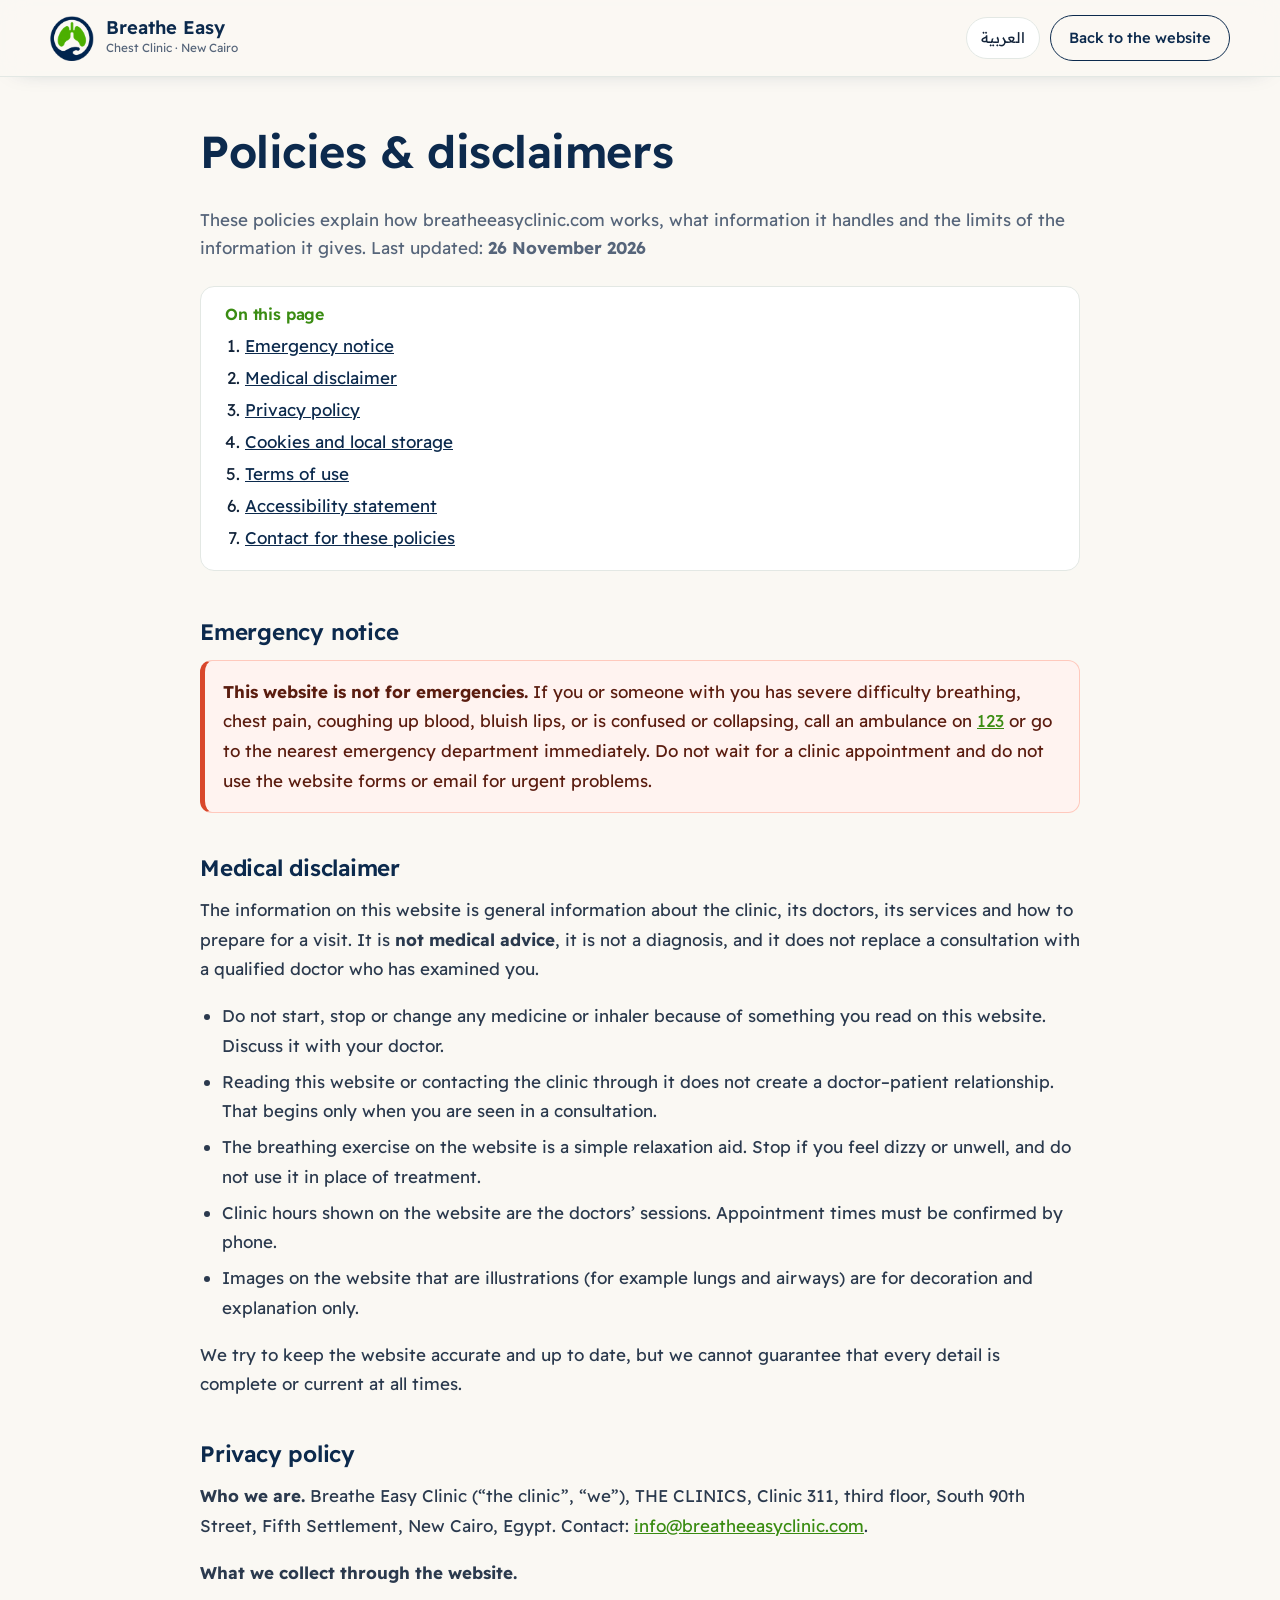
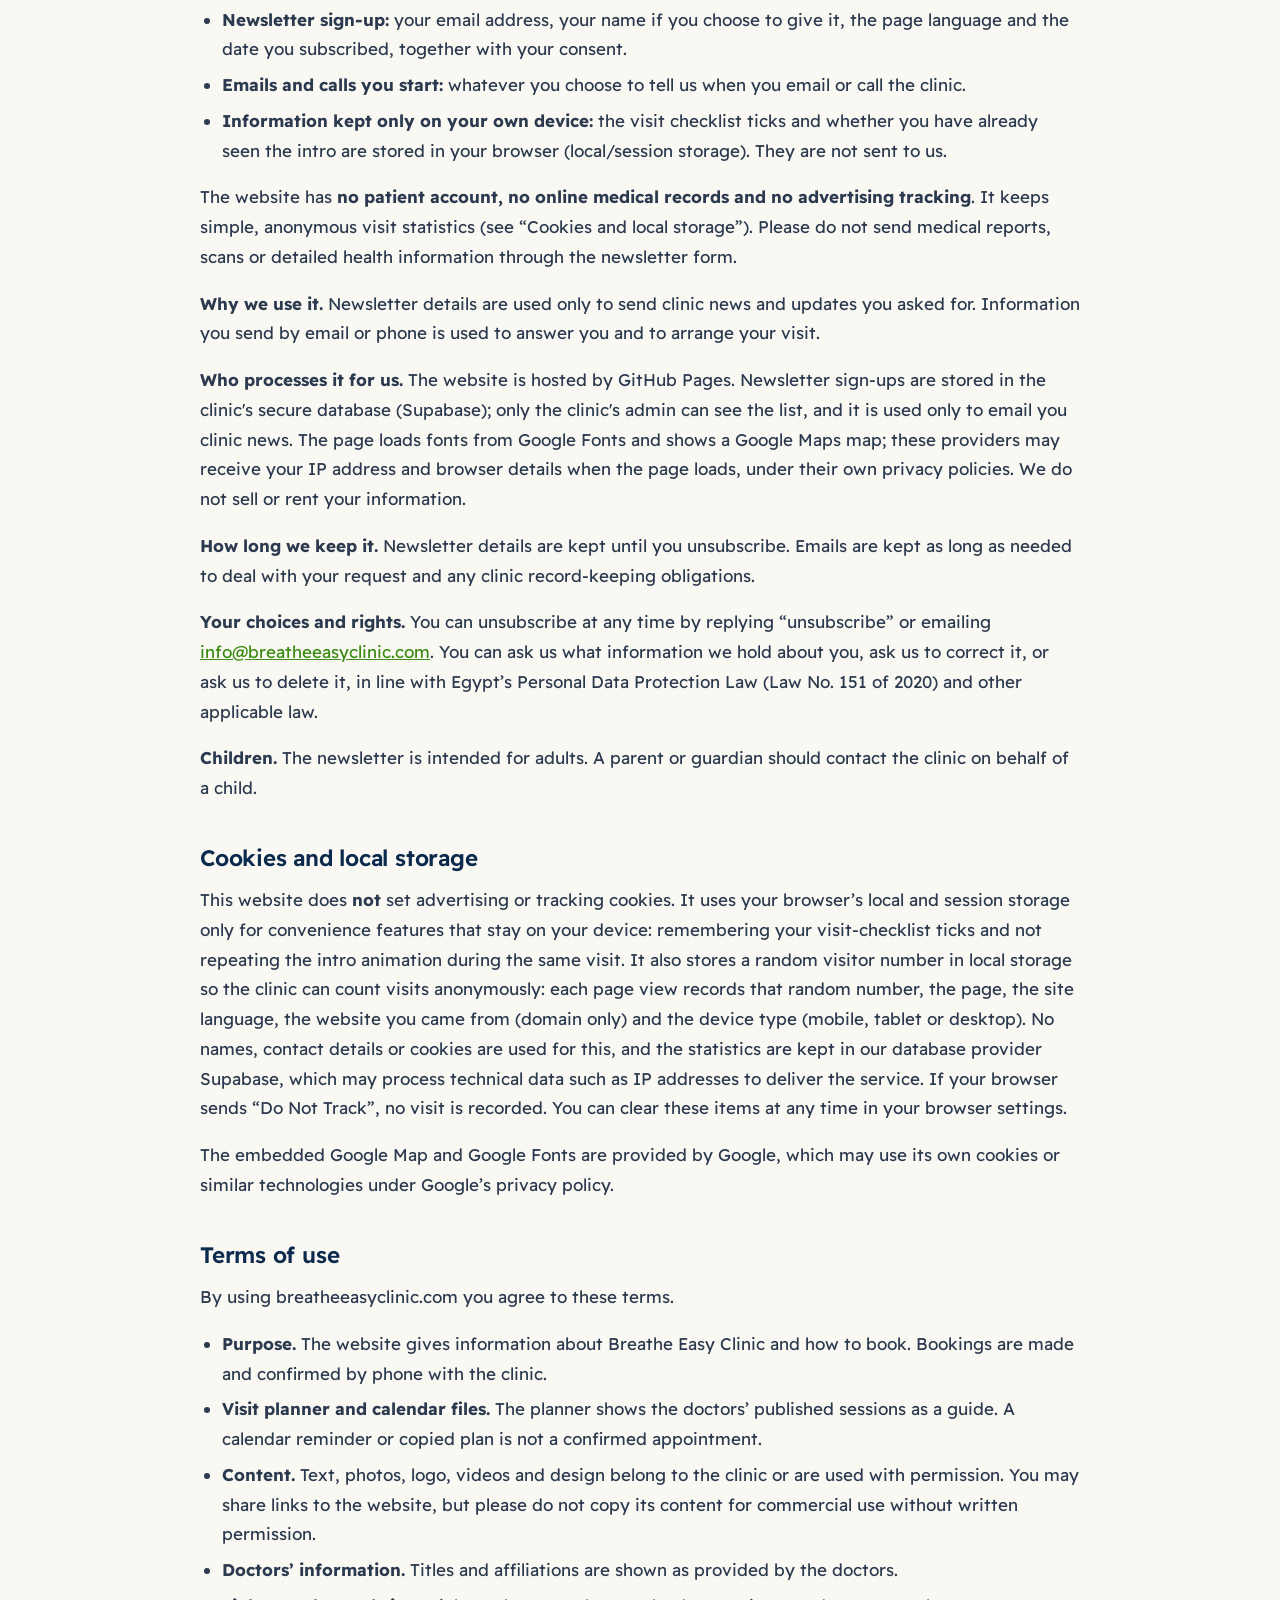
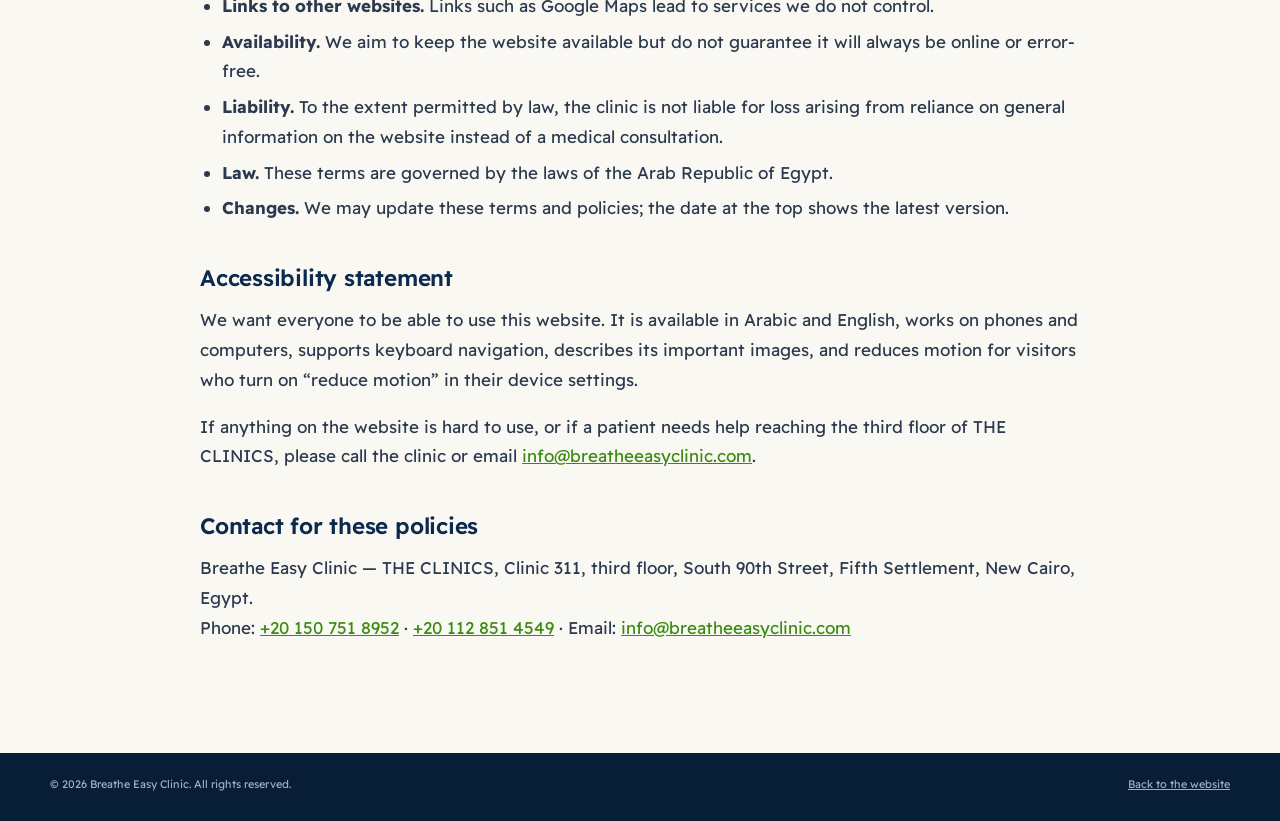
<file: legal/index.html>
<!doctype html>
<html lang="en" dir="ltr">
<head>
<meta charset="utf-8">
<meta name="viewport" content="width=device-width, initial-scale=1">
<title>Policies &amp; disclaimers | Breathe Easy Clinic</title>
<meta name="description" content="Privacy policy, terms of use, medical disclaimer, cookie notice and accessibility statement for Breathe Easy Clinic, New Cairo.">
<meta name="theme-color" content="#0c2a4d">
<link rel="canonical" href="https://breatheeasyclinic.com/legal/">
<link rel="alternate" hreflang="en" href="https://breatheeasyclinic.com/legal/">
<link rel="alternate" hreflang="ar" href="https://breatheeasyclinic.com/ar/legal/">
<link rel="icon" type="image/png" href="../assets/favicon.png">
<link rel="apple-touch-icon" href="../assets/apple-touch-icon.png">
<link rel="manifest" href="../site.webmanifest">
<link rel="preconnect" href="https://fonts.googleapis.com">
<link rel="preconnect" href="https://fonts.gstatic.com" crossorigin>
<link href="https://fonts.googleapis.com/css2?family=Readex+Pro:wght@300;400;500;600;700&display=swap" rel="stylesheet">
<link rel="stylesheet" href="../styles.css?v=202611282330">
<link rel="stylesheet" href="../features.css?v=202611282330">
<link rel="stylesheet" href="../mobile.css?v=202611282330">
</head>
<body class="legal-page">
<header class="site-header scrolled">
  <div class="wrap nav-row">
    <a class="brand" href="../"><img src="../assets/logo-mark.png" alt="" width="44" height="45"><span><strong>Breathe Easy</strong><small>Chest Clinic · New Cairo</small></span></a>
    <div class="nav-actions" style="margin-inline-start:auto">
      <a class="lang" href="../ar/legal/" lang="ar">العربية</a>
      <a class="btn btn-ghost btn-sm" href="../">Back to the website</a>
    </div>
  </div>
</header>
<main class="wrap lg-main">
  <h1>Policies &amp; disclaimers</h1>
  <p class="lg-intro">These policies explain how breatheeasyclinic.com works, what information it handles and the limits of the information it gives. Last updated: <strong>26 November 2026</strong></p>
  <nav class="lg-toc" aria-label="On this page"><h2>On this page</h2><ol><li><a href="#emergency">Emergency notice</a></li><li><a href="#medical-disclaimer">Medical disclaimer</a></li><li><a href="#privacy">Privacy policy</a></li><li><a href="#cookies">Cookies and local storage</a></li><li><a href="#terms">Terms of use</a></li><li><a href="#accessibility">Accessibility statement</a></li><li><a href="#contact-legal">Contact for these policies</a></li></ol></nav>
  <section id="emergency" class="lg-sec"><h2>Emergency notice</h2>
<p class="alert"><strong>This website is not for emergencies.</strong> If you or someone with you has severe difficulty breathing, chest pain, coughing up blood, bluish lips, or is confused or collapsing, call an ambulance on <a href="tel:123">123</a> or go to the nearest emergency department immediately. Do not wait for a clinic appointment and do not use the website forms or email for urgent problems.</p>
</section><section id="medical-disclaimer" class="lg-sec"><h2>Medical disclaimer</h2>
<p>The information on this website is general information about the clinic, its doctors, its services and how to prepare for a visit. It is <strong>not medical advice</strong>, it is not a diagnosis, and it does not replace a consultation with a qualified doctor who has examined you.</p>
<ul>
<li>Do not start, stop or change any medicine or inhaler because of something you read on this website. Discuss it with your doctor.</li>
<li>Reading this website or contacting the clinic through it does not create a doctor–patient relationship. That begins only when you are seen in a consultation.</li>
<li>The breathing exercise on the website is a simple relaxation aid. Stop if you feel dizzy or unwell, and do not use it in place of treatment.</li>
<li>Clinic hours shown on the website are the doctors’ sessions. Appointment times must be confirmed by phone.</li>
<li>Images on the website that are illustrations (for example lungs and airways) are for decoration and explanation only.</li>
</ul>
<p>We try to keep the website accurate and up to date, but we cannot guarantee that every detail is complete or current at all times.</p>
</section><section id="privacy" class="lg-sec"><h2>Privacy policy</h2>
<p><strong>Who we are.</strong> Breathe Easy Clinic (“the clinic”, “we”), THE CLINICS, Clinic 311, third floor, South 90th Street, Fifth Settlement, New Cairo, Egypt. Contact: <a href="mailto:info@breatheeasyclinic.com">info@breatheeasyclinic.com</a>.</p>
<p><strong>What we collect through the website.</strong></p>
<ul>
<li><strong>Newsletter sign-up:</strong> your email address, your name if you choose to give it, the page language and the date you subscribed, together with your consent.</li>
<li><strong>Emails and calls you start:</strong> whatever you choose to tell us when you email or call the clinic.</li>
<li><strong>Information kept only on your own device:</strong> the visit checklist ticks and whether you have already seen the intro are stored in your browser (local/session storage). They are not sent to us.</li>
</ul>
<p>The website has <strong>no patient account, no online medical records and no advertising tracking</strong>. It keeps simple, anonymous visit statistics (see “Cookies and local storage”). Please do not send medical reports, scans or detailed health information through the newsletter form.</p>
<p><strong>Why we use it.</strong> Newsletter details are used only to send clinic news and updates you asked for. Information you send by email or phone is used to answer you and to arrange your visit.</p>
<p><strong>Who processes it for us.</strong> The website is hosted by GitHub Pages. Newsletter sign-ups are stored in the clinic's secure database (Supabase); only the clinic's admin can see the list, and it is used only to email you clinic news. The page loads fonts from Google Fonts and shows a Google Maps map; these providers may receive your IP address and browser details when the page loads, under their own privacy policies. We do not sell or rent your information.</p>
<p><strong>How long we keep it.</strong> Newsletter details are kept until you unsubscribe. Emails are kept as long as needed to deal with your request and any clinic record-keeping obligations.</p>
<p><strong>Your choices and rights.</strong> You can unsubscribe at any time by replying “unsubscribe” or emailing <a href="mailto:info@breatheeasyclinic.com">info@breatheeasyclinic.com</a>. You can ask us what information we hold about you, ask us to correct it, or ask us to delete it, in line with Egypt’s Personal Data Protection Law (Law No. 151 of 2020) and other applicable law.</p>
<p><strong>Children.</strong> The newsletter is intended for adults. A parent or guardian should contact the clinic on behalf of a child.</p>
</section><section id="cookies" class="lg-sec"><h2>Cookies and local storage</h2>
<p>This website does <strong>not</strong> set advertising or tracking cookies. It uses your browser’s local and session storage only for convenience features that stay on your device: remembering your visit-checklist ticks and not repeating the intro animation during the same visit. It also stores a random visitor number in local storage so the clinic can count visits anonymously: each page view records that random number, the page, the site language, the website you came from (domain only) and the device type (mobile, tablet or desktop). No names, contact details or cookies are used for this, and the statistics are kept in our database provider Supabase, which may process technical data such as IP addresses to deliver the service. If your browser sends “Do Not Track”, no visit is recorded. You can clear these items at any time in your browser settings.</p>
<p>The embedded Google Map and Google Fonts are provided by Google, which may use its own cookies or similar technologies under Google’s privacy policy.</p>
</section><section id="terms" class="lg-sec"><h2>Terms of use</h2>
<p>By using breatheeasyclinic.com you agree to these terms.</p>
<ul>
<li><strong>Purpose.</strong> The website gives information about Breathe Easy Clinic and how to book. Bookings are made and confirmed by phone with the clinic.</li>
<li><strong>Visit planner and calendar files.</strong> The planner shows the doctors’ published sessions as a guide. A calendar reminder or copied plan is not a confirmed appointment.</li>
<li><strong>Content.</strong> Text, photos, logo, videos and design belong to the clinic or are used with permission. You may share links to the website, but please do not copy its content for commercial use without written permission.</li>
<li><strong>Doctors’ information.</strong> Titles and affiliations are shown as provided by the doctors.</li>
<li><strong>Links to other websites.</strong> Links such as Google Maps lead to services we do not control.</li>
<li><strong>Availability.</strong> We aim to keep the website available but do not guarantee it will always be online or error-free.</li>
<li><strong>Liability.</strong> To the extent permitted by law, the clinic is not liable for loss arising from reliance on general information on the website instead of a medical consultation.</li>
<li><strong>Law.</strong> These terms are governed by the laws of the Arab Republic of Egypt.</li>
<li><strong>Changes.</strong> We may update these terms and policies; the date at the top shows the latest version.</li>
</ul>
</section><section id="accessibility" class="lg-sec"><h2>Accessibility statement</h2>
<p>We want everyone to be able to use this website. It is available in Arabic and English, works on phones and computers, supports keyboard navigation, describes its important images, and reduces motion for visitors who turn on “reduce motion” in their device settings.</p>
<p>If anything on the website is hard to use, or if a patient needs help reaching the third floor of THE CLINICS, please call the clinic or email <a href="mailto:info@breatheeasyclinic.com">info@breatheeasyclinic.com</a>.</p>
</section><section id="contact-legal" class="lg-sec"><h2>Contact for these policies</h2>
<p>Breathe Easy Clinic — THE CLINICS, Clinic 311, third floor, South 90th Street, Fifth Settlement, New Cairo, Egypt.<br>
Phone: <a href="tel:+201507518952" dir="ltr">+20 150 751 8952</a> · <a href="tel:+201128514549" dir="ltr">+20 112 851 4549</a> · Email: <a href="mailto:info@breatheeasyclinic.com">info@breatheeasyclinic.com</a></p>
</section>
</main>
<footer class="site-footer"><div class="wrap foot-bottom"><small>© 2026 Breathe Easy Clinic. All rights reserved.</small><small><a href="../">Back to the website</a></small></div></footer>
</body>
</html>
</file>
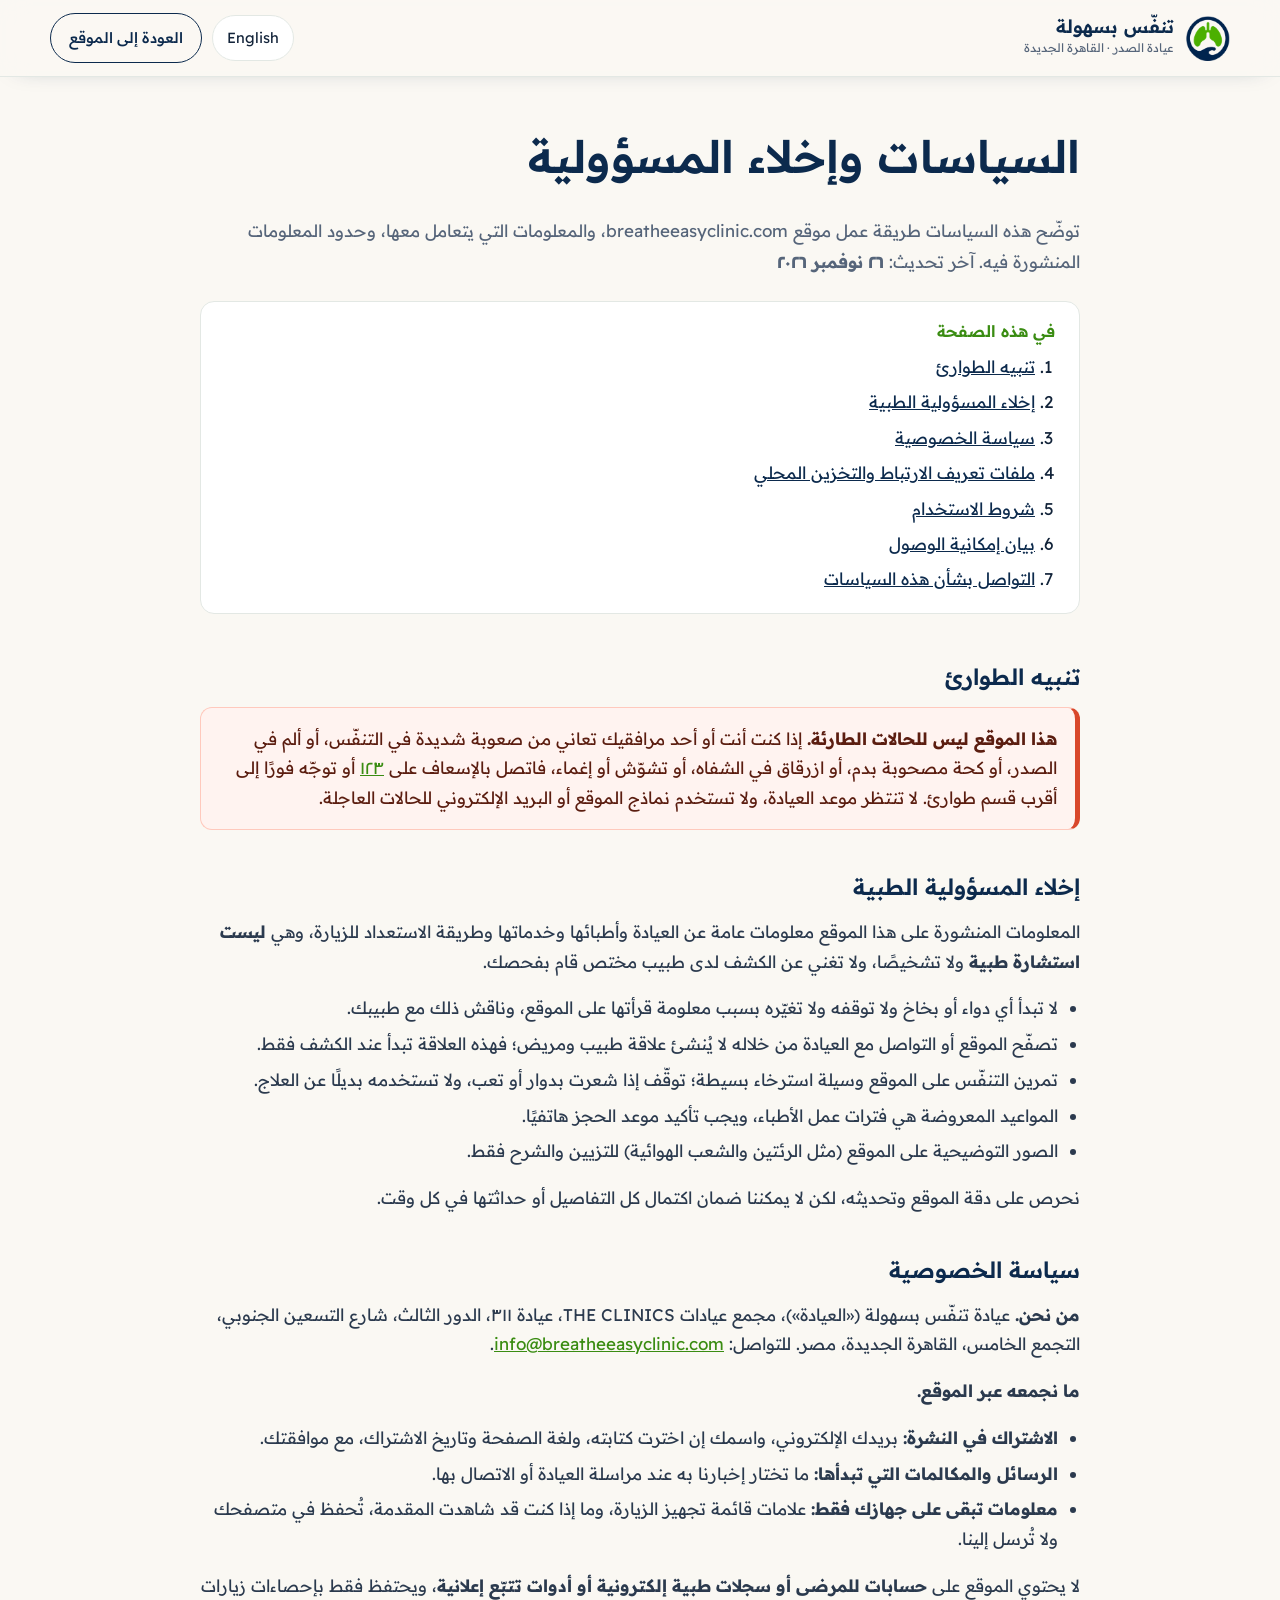
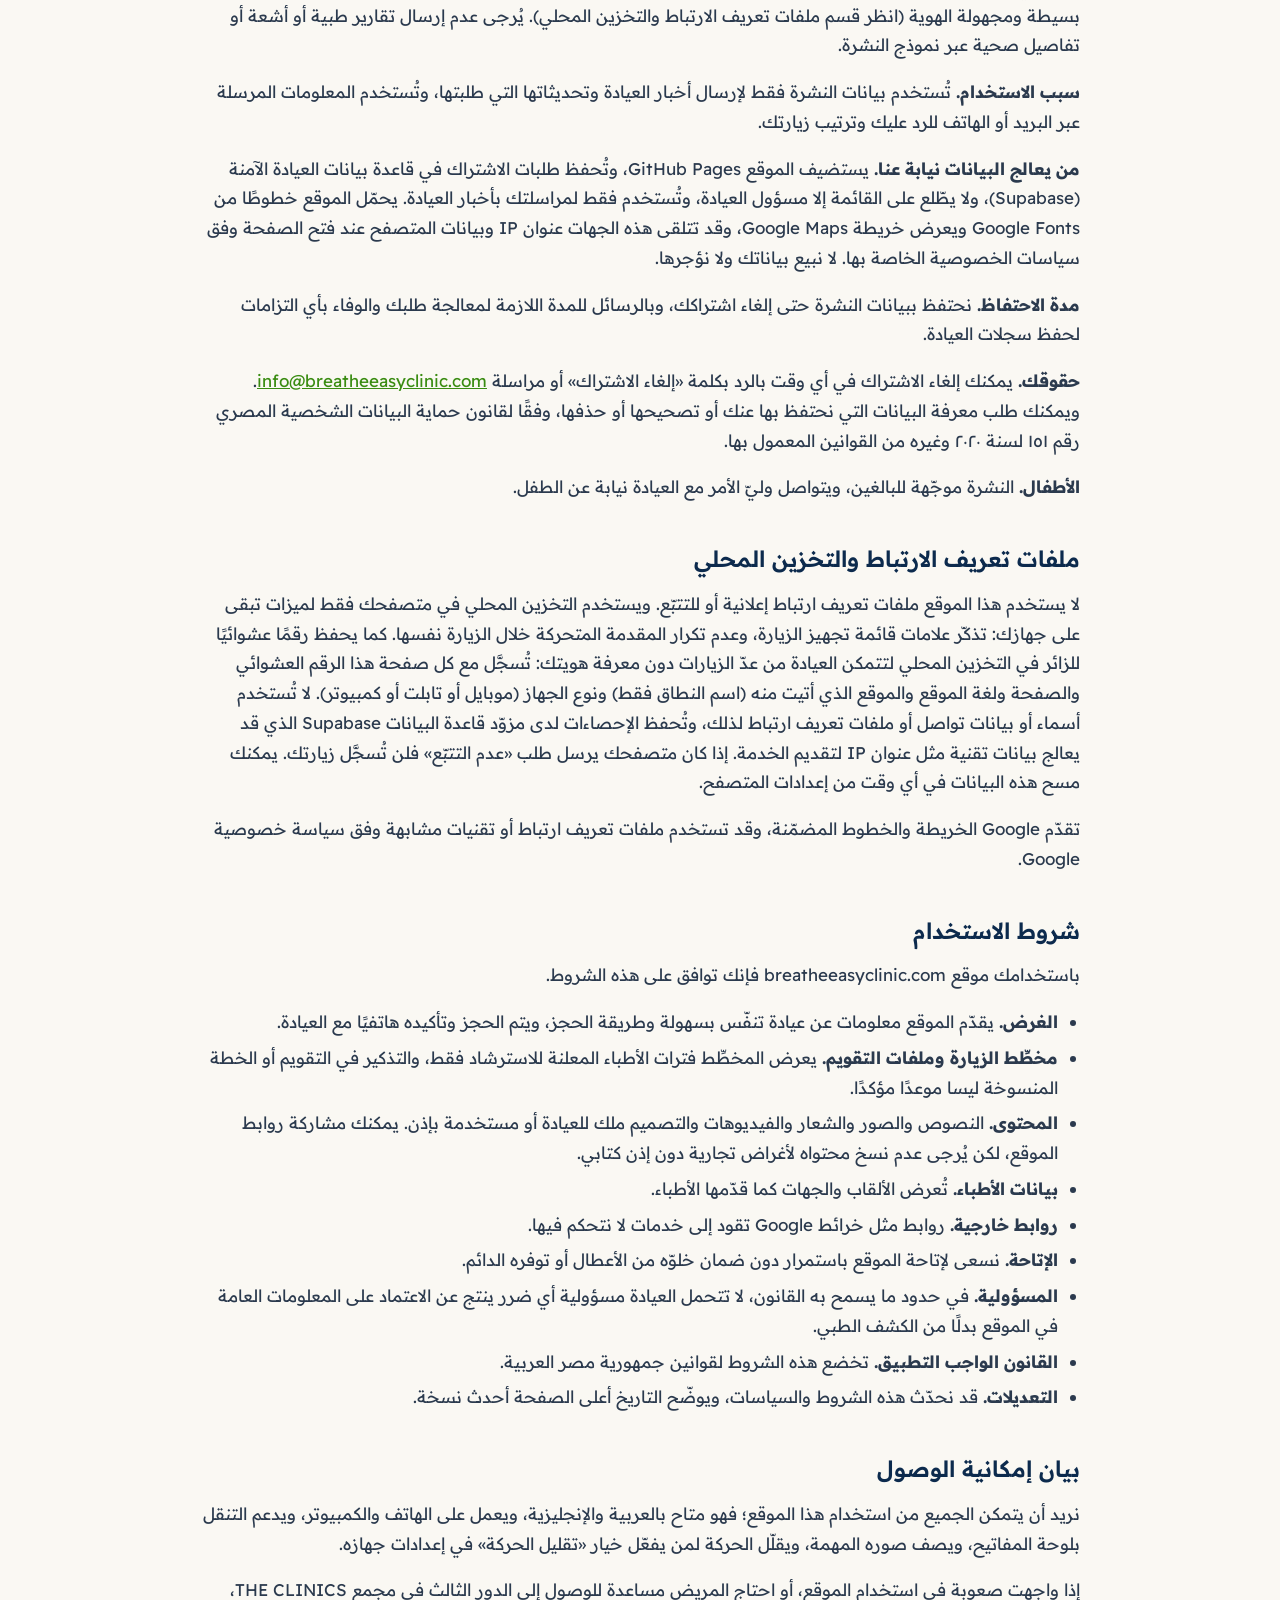
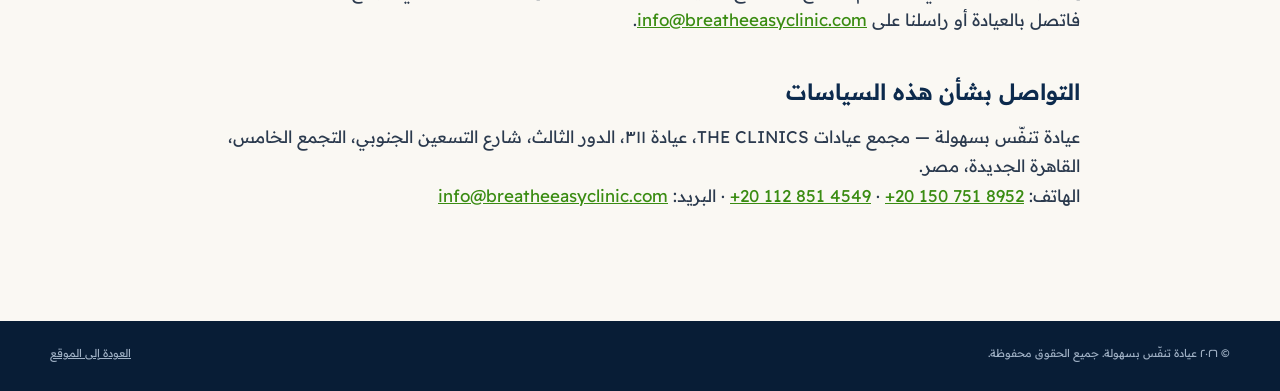
<file: ar/legal/index.html>
<!doctype html>
<html lang="ar" dir="rtl">
<head>
<meta charset="utf-8">
<meta name="viewport" content="width=device-width, initial-scale=1">
<title>السياسات وإخلاء المسؤولية | عيادة تنفّس بسهولة</title>
<meta name="description" content="سياسة الخصوصية وشروط الاستخدام وإخلاء المسؤولية الطبية وسياسة ملفات تعريف الارتباط وبيان إمكانية الوصول لعيادة تنفّس بسهولة بالقاهرة الجديدة.">
<meta name="theme-color" content="#0c2a4d">
<link rel="canonical" href="https://breatheeasyclinic.com/ar/legal/">
<link rel="alternate" hreflang="en" href="https://breatheeasyclinic.com/legal/">
<link rel="alternate" hreflang="ar" href="https://breatheeasyclinic.com/ar/legal/">
<link rel="icon" type="image/png" href="../../assets/favicon.png">
<link rel="apple-touch-icon" href="../../assets/apple-touch-icon.png">
<link rel="manifest" href="../../site.webmanifest">
<link rel="preconnect" href="https://fonts.googleapis.com">
<link rel="preconnect" href="https://fonts.gstatic.com" crossorigin>
<link href="https://fonts.googleapis.com/css2?family=Readex+Pro:wght@300;400;500;600;700&display=swap" rel="stylesheet">
<link rel="stylesheet" href="../../styles.css?v=202611282330">
<link rel="stylesheet" href="../../features.css?v=202611282330">
<link rel="stylesheet" href="../../mobile.css?v=202611282330">
</head>
<body class="legal-page">
<header class="site-header scrolled">
  <div class="wrap nav-row">
    <a class="brand" href="../"><img src="../../assets/logo-mark.png" alt="" width="44" height="45"><span><strong>تنفّس بسهولة</strong><small>عيادة الصدر · القاهرة الجديدة</small></span></a>
    <div class="nav-actions" style="margin-inline-start:auto">
      <a class="lang" href="../../legal/" lang="en">English</a>
      <a class="btn btn-ghost btn-sm" href="../">العودة إلى الموقع</a>
    </div>
  </div>
</header>
<main class="wrap lg-main">
  <h1>السياسات وإخلاء المسؤولية</h1>
  <p class="lg-intro">توضّح هذه السياسات طريقة عمل موقع breatheeasyclinic.com، والمعلومات التي يتعامل معها، وحدود المعلومات المنشورة فيه. آخر تحديث: <strong>٢٦ نوفمبر ٢٠٢٦</strong></p>
  <nav class="lg-toc" aria-label="في هذه الصفحة"><h2>في هذه الصفحة</h2><ol><li><a href="#emergency">تنبيه الطوارئ</a></li><li><a href="#medical-disclaimer">إخلاء المسؤولية الطبية</a></li><li><a href="#privacy">سياسة الخصوصية</a></li><li><a href="#cookies">ملفات تعريف الارتباط والتخزين المحلي</a></li><li><a href="#terms">شروط الاستخدام</a></li><li><a href="#accessibility">بيان إمكانية الوصول</a></li><li><a href="#contact-legal">التواصل بشأن هذه السياسات</a></li></ol></nav>
  <section id="emergency" class="lg-sec"><h2>تنبيه الطوارئ</h2>
<p class="alert"><strong>هذا الموقع ليس للحالات الطارئة.</strong> إذا كنت أنت أو أحد مرافقيك تعاني من صعوبة شديدة في التنفّس، أو ألم في الصدر، أو كحة مصحوبة بدم، أو ازرقاق في الشفاه، أو تشوّش أو إغماء، فاتصل بالإسعاف على <a href="tel:123">١٢٣</a> أو توجّه فورًا إلى أقرب قسم طوارئ. لا تنتظر موعد العيادة، ولا تستخدم نماذج الموقع أو البريد الإلكتروني للحالات العاجلة.</p>
</section><section id="medical-disclaimer" class="lg-sec"><h2>إخلاء المسؤولية الطبية</h2>
<p>المعلومات المنشورة على هذا الموقع معلومات عامة عن العيادة وأطبائها وخدماتها وطريقة الاستعداد للزيارة، وهي <strong>ليست استشارة طبية</strong> ولا تشخيصًا، ولا تغني عن الكشف لدى طبيب مختص قام بفحصك.</p>
<ul>
<li>لا تبدأ أي دواء أو بخاخ ولا توقفه ولا تغيّره بسبب معلومة قرأتها على الموقع، وناقش ذلك مع طبيبك.</li>
<li>تصفّح الموقع أو التواصل مع العيادة من خلاله لا يُنشئ علاقة طبيب ومريض؛ فهذه العلاقة تبدأ عند الكشف فقط.</li>
<li>تمرين التنفّس على الموقع وسيلة استرخاء بسيطة؛ توقّف إذا شعرت بدوار أو تعب، ولا تستخدمه بديلًا عن العلاج.</li>
<li>المواعيد المعروضة هي فترات عمل الأطباء، ويجب تأكيد موعد الحجز هاتفيًا.</li>
<li>الصور التوضيحية على الموقع (مثل الرئتين والشعب الهوائية) للتزيين والشرح فقط.</li>
</ul>
<p>نحرص على دقة الموقع وتحديثه، لكن لا يمكننا ضمان اكتمال كل التفاصيل أو حداثتها في كل وقت.</p>
</section><section id="privacy" class="lg-sec"><h2>سياسة الخصوصية</h2>
<p><strong>من نحن.</strong> عيادة تنفّس بسهولة («العيادة»)، مجمع عيادات THE CLINICS، عيادة ٣١١، الدور الثالث، شارع التسعين الجنوبي، التجمع الخامس، القاهرة الجديدة، مصر. للتواصل: <a href="mailto:info@breatheeasyclinic.com">info@breatheeasyclinic.com</a>.</p>
<p><strong>ما نجمعه عبر الموقع.</strong></p>
<ul>
<li><strong>الاشتراك في النشرة:</strong> بريدك الإلكتروني، واسمك إن اخترت كتابته، ولغة الصفحة وتاريخ الاشتراك، مع موافقتك.</li>
<li><strong>الرسائل والمكالمات التي تبدأها:</strong> ما تختار إخبارنا به عند مراسلة العيادة أو الاتصال بها.</li>
<li><strong>معلومات تبقى على جهازك فقط:</strong> علامات قائمة تجهيز الزيارة، وما إذا كنت قد شاهدت المقدمة، تُحفظ في متصفحك ولا تُرسل إلينا.</li>
</ul>
<p>لا يحتوي الموقع على <strong>حسابات للمرضى أو سجلات طبية إلكترونية أو أدوات تتبّع إعلانية</strong>، ويحتفظ فقط بإحصاءات زيارات بسيطة ومجهولة الهوية (انظر قسم ملفات تعريف الارتباط والتخزين المحلي). يُرجى عدم إرسال تقارير طبية أو أشعة أو تفاصيل صحية عبر نموذج النشرة.</p>
<p><strong>سبب الاستخدام.</strong> تُستخدم بيانات النشرة فقط لإرسال أخبار العيادة وتحديثاتها التي طلبتها، وتُستخدم المعلومات المرسلة عبر البريد أو الهاتف للرد عليك وترتيب زيارتك.</p>
<p><strong>من يعالج البيانات نيابة عنا.</strong> يستضيف الموقع GitHub Pages، وتُحفظ طلبات الاشتراك في قاعدة بيانات العيادة الآمنة (Supabase)، ولا يطّلع على القائمة إلا مسؤول العيادة، وتُستخدم فقط لمراسلتك بأخبار العيادة. يحمّل الموقع خطوطًا من Google Fonts ويعرض خريطة Google Maps، وقد تتلقى هذه الجهات عنوان IP وبيانات المتصفح عند فتح الصفحة وفق سياسات الخصوصية الخاصة بها. لا نبيع بياناتك ولا نؤجرها.</p>
<p><strong>مدة الاحتفاظ.</strong> نحتفظ ببيانات النشرة حتى إلغاء اشتراكك، وبالرسائل للمدة اللازمة لمعالجة طلبك والوفاء بأي التزامات لحفظ سجلات العيادة.</p>
<p><strong>حقوقك.</strong> يمكنك إلغاء الاشتراك في أي وقت بالرد بكلمة «إلغاء الاشتراك» أو مراسلة <a href="mailto:info@breatheeasyclinic.com">info@breatheeasyclinic.com</a>. ويمكنك طلب معرفة البيانات التي نحتفظ بها عنك أو تصحيحها أو حذفها، وفقًا لقانون حماية البيانات الشخصية المصري رقم ١٥١ لسنة ٢٠٢٠ وغيره من القوانين المعمول بها.</p>
<p><strong>الأطفال.</strong> النشرة موجّهة للبالغين، ويتواصل وليّ الأمر مع العيادة نيابة عن الطفل.</p>
</section><section id="cookies" class="lg-sec"><h2>ملفات تعريف الارتباط والتخزين المحلي</h2>
<p>لا يستخدم هذا الموقع ملفات تعريف ارتباط إعلانية أو للتتبّع. ويستخدم التخزين المحلي في متصفحك فقط لميزات تبقى على جهازك: تذكّر علامات قائمة تجهيز الزيارة، وعدم تكرار المقدمة المتحركة خلال الزيارة نفسها. كما يحفظ رقمًا عشوائيًا للزائر في التخزين المحلي لتتمكن العيادة من عدّ الزيارات دون معرفة هويتك: تُسجَّل مع كل صفحة هذا الرقم العشوائي والصفحة ولغة الموقع والموقع الذي أتيت منه (اسم النطاق فقط) ونوع الجهاز (موبايل أو تابلت أو كمبيوتر). لا تُستخدم أسماء أو بيانات تواصل أو ملفات تعريف ارتباط لذلك، وتُحفظ الإحصاءات لدى مزوّد قاعدة البيانات Supabase الذي قد يعالج بيانات تقنية مثل عنوان IP لتقديم الخدمة. إذا كان متصفحك يرسل طلب «عدم التتبّع» فلن تُسجَّل زيارتك. يمكنك مسح هذه البيانات في أي وقت من إعدادات المتصفح.</p>
<p>تقدّم Google الخريطة والخطوط المضمّنة، وقد تستخدم ملفات تعريف ارتباط أو تقنيات مشابهة وفق سياسة خصوصية Google.</p>
</section><section id="terms" class="lg-sec"><h2>شروط الاستخدام</h2>
<p>باستخدامك موقع breatheeasyclinic.com فإنك توافق على هذه الشروط.</p>
<ul>
<li><strong>الغرض.</strong> يقدّم الموقع معلومات عن عيادة تنفّس بسهولة وطريقة الحجز، ويتم الحجز وتأكيده هاتفيًا مع العيادة.</li>
<li><strong>مخطِّط الزيارة وملفات التقويم.</strong> يعرض المخطِّط فترات الأطباء المعلنة للاسترشاد فقط، والتذكير في التقويم أو الخطة المنسوخة ليسا موعدًا مؤكدًا.</li>
<li><strong>المحتوى.</strong> النصوص والصور والشعار والفيديوهات والتصميم ملك للعيادة أو مستخدمة بإذن. يمكنك مشاركة روابط الموقع، لكن يُرجى عدم نسخ محتواه لأغراض تجارية دون إذن كتابي.</li>
<li><strong>بيانات الأطباء.</strong> تُعرض الألقاب والجهات كما قدّمها الأطباء.</li>
<li><strong>روابط خارجية.</strong> روابط مثل خرائط Google تقود إلى خدمات لا نتحكم فيها.</li>
<li><strong>الإتاحة.</strong> نسعى لإتاحة الموقع باستمرار دون ضمان خلوّه من الأعطال أو توفره الدائم.</li>
<li><strong>المسؤولية.</strong> في حدود ما يسمح به القانون، لا تتحمل العيادة مسؤولية أي ضرر ينتج عن الاعتماد على المعلومات العامة في الموقع بدلًا من الكشف الطبي.</li>
<li><strong>القانون الواجب التطبيق.</strong> تخضع هذه الشروط لقوانين جمهورية مصر العربية.</li>
<li><strong>التعديلات.</strong> قد نحدّث هذه الشروط والسياسات، ويوضّح التاريخ أعلى الصفحة أحدث نسخة.</li>
</ul>
</section><section id="accessibility" class="lg-sec"><h2>بيان إمكانية الوصول</h2>
<p>نريد أن يتمكن الجميع من استخدام هذا الموقع؛ فهو متاح بالعربية والإنجليزية، ويعمل على الهاتف والكمبيوتر، ويدعم التنقل بلوحة المفاتيح، ويصف صوره المهمة، ويقلّل الحركة لمن يفعّل خيار «تقليل الحركة» في إعدادات جهازه.</p>
<p>إذا واجهت صعوبة في استخدام الموقع، أو احتاج المريض مساعدة للوصول إلى الدور الثالث في مجمع THE CLINICS، فاتصل بالعيادة أو راسلنا على <a href="mailto:info@breatheeasyclinic.com">info@breatheeasyclinic.com</a>.</p>
</section><section id="contact-legal" class="lg-sec"><h2>التواصل بشأن هذه السياسات</h2>
<p>عيادة تنفّس بسهولة — مجمع عيادات THE CLINICS، عيادة ٣١١، الدور الثالث، شارع التسعين الجنوبي، التجمع الخامس، القاهرة الجديدة، مصر.<br>
الهاتف: <a href="tel:+201507518952" dir="ltr">+20 150 751 8952</a> · <a href="tel:+201128514549" dir="ltr">+20 112 851 4549</a> · البريد: <a href="mailto:info@breatheeasyclinic.com">info@breatheeasyclinic.com</a></p>
</section>
</main>
<footer class="site-footer"><div class="wrap foot-bottom"><small>© ٢٠٢٦ عيادة تنفّس بسهولة. جميع الحقوق محفوظة.</small><small><a href="../">العودة إلى الموقع</a></small></div></footer>
</body>
</html>
</file>
<file: styles.css>
/* Breathe Easy Clinic — brand: navy ring + leaf-green lungs, jade calm */
:root{
  --navy:#0c2a4d; --navy-2:#123a66; --ink:#13243a; --muted:#56657a;
  --green:#4cae1c; --green-d:#3a8c12; --jade:#e7f2ea; --jade-2:#d4e9da;
  --cream:#faf8f3; --line:#e3e8e4; --white:#fff;
  --r:22px; --r-sm:14px;
  --shadow:0 1px 2px rgba(12,42,77,.05),0 12px 32px -12px rgba(12,42,77,.18);
  --font:"Readex Pro",system-ui,-apple-system,"Segoe UI",Tahoma,sans-serif;
  --ease:cubic-bezier(.2,.7,.2,1);
}
*{box-sizing:border-box}
html{scroll-behavior:smooth;scroll-padding-top:88px}
body{margin:0;font-family:var(--font);color:var(--ink);background:var(--cream);line-height:1.65;font-size:17px;-webkit-font-smoothing:antialiased}
[dir=rtl] body{line-height:1.85}
img{max-width:100%;display:block}
a{color:inherit}
h1,h2,h3{line-height:1.2;margin:0 0 .6em;font-weight:600;letter-spacing:-.01em;color:var(--navy)}
[dir=rtl] h1,[dir=rtl] h2,[dir=rtl] h3{letter-spacing:0;line-height:1.4}
h1{font-size:clamp(2.2rem,4.6vw,3.7rem);font-weight:600}
h2{font-size:clamp(1.7rem,3vw,2.5rem)}
h3{font-size:1.18rem}
p{margin:0 0 1em}
.wrap{width:min(1180px,100% - 40px);margin-inline:auto}
.section{padding-block:clamp(64px,9vw,120px)}
.tint{background:var(--jade)}
.eyebrow{display:inline-flex;align-items:center;gap:8px;font-size:.82rem;font-weight:500;text-transform:uppercase;letter-spacing:.12em;color:var(--green-d);margin-bottom:14px}
[dir=rtl] .eyebrow{letter-spacing:0;text-transform:none;font-size:.95rem}
.eyebrow::before{content:"";width:22px;height:2px;background:var(--green);border-radius:2px}
.body-lg{font-size:1.12rem;color:var(--muted);max-width:62ch}
.sec-head{max-width:760px;margin-bottom:44px}
.ic{width:20px;height:20px;flex:none}
[dir=rtl] .flip{transform:scaleX(-1)}
.skip{position:absolute;inset-inline-start:-999px;top:8px;background:var(--navy);color:#fff;padding:8px 14px;border-radius:8px;z-index:100}
.skip:focus{inset-inline-start:8px}
:focus-visible{outline:3px solid var(--green);outline-offset:3px;border-radius:6px}

/* buttons */
.btn{display:inline-flex;align-items:center;gap:10px;padding:14px 24px;border-radius:999px;font:inherit;font-weight:500;font-size:1rem;text-decoration:none;border:1.5px solid transparent;cursor:pointer;transition:transform .25s var(--ease),background .25s,box-shadow .25s,color .25s}
.btn:hover{transform:translateY(-2px)}
.btn-primary{background:var(--green);color:#fff;box-shadow:0 10px 24px -10px rgba(76,174,28,.7)}
.btn-primary:hover{background:var(--green-d)}
.btn-ghost{border-color:var(--navy);color:var(--navy)}
.btn-ghost:hover{background:var(--navy);color:#fff}
.btn-light{background:#fff;color:var(--navy)}
.btn-light:hover{background:var(--green);color:#fff}
.btn-sm{padding:10px 18px;font-size:.92rem}

/* header */
.site-header{position:sticky;top:0;z-index:50;background:rgba(250,248,243,.82);backdrop-filter:saturate(1.4) blur(14px);-webkit-backdrop-filter:saturate(1.4) blur(14px);border-bottom:1px solid transparent;transition:border-color .3s,box-shadow .3s}
.site-header.scrolled{border-color:var(--line);box-shadow:0 6px 24px -18px rgba(12,42,77,.4)}
.nav-row{display:flex;align-items:center;gap:24px;height:76px}
.brand{display:flex;align-items:center;gap:12px;text-decoration:none}
.brand strong{display:block;font-size:1.15rem;color:var(--navy);font-weight:600;line-height:1.1}
.brand small{display:block;font-size:.74rem;color:var(--muted)}
.main-nav{display:flex;gap:4px;margin-inline-start:auto}
.main-nav a{padding:8px 14px;border-radius:999px;text-decoration:none;font-size:.95rem;color:var(--ink);transition:background .2s,color .2s}
.main-nav a:hover,.main-nav a.active{background:var(--jade);color:var(--navy)}
.nav-actions{display:flex;align-items:center;gap:10px}
.lang{font-size:.92rem;text-decoration:none;padding:8px 14px;border-radius:999px;border:1px solid var(--line);background:#fff}
.lang:hover{border-color:var(--navy)}
.menu-btn{display:none;width:44px;height:44px;border-radius:12px;border:1px solid var(--line);background:#fff;cursor:pointer;flex-direction:column;justify-content:center;align-items:center;gap:6px}
.menu-btn span{width:18px;height:2px;background:var(--navy);border-radius:2px;transition:transform .3s}
.menu-open .menu-btn span:first-child{transform:translateY(4px) rotate(45deg)}
.menu-open .menu-btn span:last-child{transform:translateY(-4px) rotate(-45deg)}

/* hero */
.hero{position:relative;overflow:hidden;padding-block:clamp(40px,6vw,80px) clamp(60px,8vw,110px);background:
  radial-gradient(900px 500px at 85% 20%,rgba(76,174,28,.10),transparent 60%),
  radial-gradient(700px 500px at 10% 90%,rgba(12,42,77,.06),transparent 60%)}
[dir=rtl] .hero{background:radial-gradient(900px 500px at 15% 20%,rgba(76,174,28,.10),transparent 60%),radial-gradient(700px 500px at 90% 90%,rgba(12,42,77,.06),transparent 60%)}
.hero-grid{display:grid;grid-template-columns:1.1fr .9fr;gap:56px;align-items:center}
.hero-copy .lead{font-size:1.15rem;color:var(--muted);max-width:56ch;margin-bottom:30px}
.cta-row{display:flex;flex-wrap:wrap;gap:14px;margin-bottom:34px}
.chips{list-style:none;padding:0;margin:0;display:flex;flex-wrap:wrap;gap:10px}
.chips li{display:inline-flex;align-items:center;gap:8px;padding:8px 14px;border-radius:999px;background:#fff;border:1px solid var(--line);font-size:.9rem;color:var(--navy)}
.chips .ic{width:17px;height:17px;color:var(--green)}
.hero-visual{position:relative;aspect-ratio:1/1.02;max-width:520px;justify-self:center;width:100%}
.hero-img{position:absolute;inset:6%;border-radius:50%;overflow:hidden;background:var(--jade);box-shadow:var(--shadow)}
.hero-img img{width:100%;height:100%;object-fit:cover;object-position:50% 40%;animation:breathe 7s var(--ease) infinite}
.breath-ring{position:absolute;inset:0;border-radius:50%;border:2px solid rgba(76,174,28,.35);animation:ring 7s var(--ease) infinite}
.breath-ring::after{content:"";position:absolute;inset:-4%;border-radius:50%;border:1px dashed rgba(12,42,77,.18)}
@keyframes breathe{0%,100%{transform:scale(1)}45%{transform:scale(1.07)}}
@keyframes ring{0%,100%{transform:scale(.97);opacity:.6}45%{transform:scale(1.03);opacity:1}}
.today-card{position:absolute;inset-inline-start:-4%;bottom:6%;display:flex;gap:14px;align-items:center;background:#fff;padding:16px 20px;border-radius:18px;box-shadow:var(--shadow);min-width:230px}
.today-card small{display:block;font-size:.76rem;color:var(--muted)}
.today-card strong{display:block;color:var(--navy);font-size:1.02rem}
.today-card span#todayTime{font-size:.9rem;color:var(--green-d)}
.pulse{width:12px;height:12px;border-radius:50%;background:var(--green);flex:none;box-shadow:0 0 0 0 rgba(76,174,28,.6);animation:pulse 2s infinite}
.today-card.off .pulse{background:#9aa6b4;animation:none}
@keyframes pulse{70%{box-shadow:0 0 0 12px rgba(76,174,28,0)}100%{box-shadow:0 0 0 0 rgba(76,174,28,0)}}

/* about */
.about-grid{display:grid;grid-template-columns:1.3fr 1fr;gap:56px;align-items:center}
.stats{list-style:none;margin:0;padding:0;display:grid;gap:14px}
.stats li{display:flex;align-items:baseline;gap:18px;padding:20px 24px;background:#fff;border-radius:var(--r-sm);border:1px solid var(--line)}
.stats b{font-size:2.3rem;font-weight:600;color:var(--green);min-width:2.6ch;line-height:1}
.stats span{color:var(--navy)}

/* cards */
.cards3{display:grid;grid-template-columns:repeat(3,1fr);gap:22px}
.card{background:#fff;border-radius:var(--r);padding:30px;border:1px solid rgba(12,42,77,.06);box-shadow:var(--shadow);transition:transform .35s var(--ease),box-shadow .35s}
.card:hover{transform:translateY(-6px);box-shadow:0 2px 4px rgba(12,42,77,.05),0 24px 48px -18px rgba(12,42,77,.28)}
.card p{color:var(--muted);margin:0}
.svc-ic{width:54px;height:54px;border-radius:16px;display:grid;place-items:center;background:var(--jade);color:var(--green-d);margin-bottom:20px}
.svc-ic .ic{width:28px;height:28px}

.steps-block{margin-top:clamp(64px,8vw,100px)}
.steps{list-style:none;margin:28px 0 0;padding:0;display:grid;grid-template-columns:repeat(3,1fr);gap:22px;counter-reset:s}
.steps li{position:relative;padding:28px 28px 26px;border-top:3px solid var(--navy);background:rgba(255,255,255,.6);border-radius:0 0 var(--r-sm) var(--r-sm)}
.steps .num{display:block;font-size:.9rem;font-weight:600;color:var(--green-d);margin-bottom:10px;letter-spacing:.1em}
.steps p{color:var(--muted);margin:0}

/* follow-up */
.split{display:grid;grid-template-columns:1fr 1fr;gap:22px;margin-top:28px}
.panel{padding:32px;border-radius:var(--r);background:#fff;border:1px solid var(--line)}
.panel h3,.question-box h3,.addr h3,.week-head h3{display:flex;align-items:center;gap:10px}
.panel h3 .ic{color:var(--green)}
.panel p{color:var(--muted);margin:0}
.question-box{margin-top:22px;padding:32px;border-radius:var(--r);background:var(--navy);color:#dbe6f2}
.question-box h3{color:#fff}
.question-box h3 .ic{color:var(--green)}
.question-box ul{margin:0;padding:0;list-style:none;display:grid;gap:12px}
.question-box li{position:relative;padding-inline-start:28px}
.question-box li::before{content:"?";position:absolute;inset-inline-start:0;top:2px;width:20px;height:20px;border-radius:50%;background:var(--green);color:#fff;font-size:.75rem;font-weight:600;display:grid;place-items:center}

/* doctors */
.dark{background:linear-gradient(180deg,var(--navy) 0%,#0a2340 100%);color:#c9d6e6}
.dark h2,.dark h3{color:#fff}
.dark .eyebrow{color:#9fdc7b}
.dark .eyebrow::before{background:#9fdc7b}
.doc-grid{display:grid;grid-template-columns:1fr 1fr;gap:26px}
.doc{display:grid;grid-template-columns:200px 1fr;gap:26px;padding:24px;border-radius:var(--r);background:rgba(255,255,255,.05);border:1px solid rgba(255,255,255,.1);transition:background .3s}
.doc:hover{background:rgba(255,255,255,.08)}
.doc-photo{border-radius:16px;overflow:hidden;aspect-ratio:4/5;background:#dfe9f1}
.doc-photo img{width:100%;height:100%;object-fit:cover;object-position:50% 12%;transition:transform .6s var(--ease)}
.doc:hover .doc-photo img{transform:scale(1.04)}
.doc .role{color:#9fdc7b;font-size:.92rem;margin-top:-6px}
.doc-body p{font-size:.97rem}
.hours{list-style:none;padding:0;margin:0 0 20px;display:grid;gap:8px}
.hours li{display:flex;align-items:center;gap:10px;padding:10px 14px;border-radius:12px;background:rgba(255,255,255,.08);color:#fff;font-size:.95rem}
.hours .ic{color:#9fdc7b;width:18px;height:18px}
.week{margin-top:40px;padding:30px;border-radius:var(--r);background:#fff;color:var(--ink)}
.week-head{display:flex;flex-wrap:wrap;justify-content:space-between;align-items:baseline;gap:8px 24px;margin-bottom:18px}
.week-head h3{color:var(--navy);margin:0}
.week-head h3 .ic{color:var(--green)}
.week-head p{margin:0;color:var(--muted);font-size:.92rem}
.days{list-style:none;margin:0;padding:0;display:grid;grid-template-columns:repeat(7,1fr);gap:10px}
.day{position:relative;display:flex;flex-direction:column;gap:4px;padding:18px 14px;border-radius:14px;background:var(--jade);transition:transform .3s var(--ease)}
.day .d-name{font-weight:600;color:var(--navy)}
.day .d-doc{font-size:.9rem;color:var(--green-d)}
.day .d-time{font-size:.86rem;color:var(--muted)}
.day.off{background:#f1f3f2}
.day.off .d-doc{color:#8a96a3}
.d-tag{display:none;position:absolute;top:-10px;inset-inline-end:10px;background:var(--green);color:#fff;font-size:.7rem;padding:2px 10px;border-radius:999px}
.day.is-today{background:var(--navy);transform:translateY(-4px)}
.day.is-today .d-name{color:#fff}.day.is-today .d-doc{color:#9fdc7b}.day.is-today .d-time{color:#c9d6e6}
.day.is-today .d-tag{display:block}

/* gallery */
.gallery{display:grid;grid-template-columns:repeat(4,1fr);grid-auto-rows:220px;gap:16px}
.g-item{position:relative;margin:0;border-radius:18px;overflow:hidden;background:var(--jade)}
.g-item.wide{grid-column:span 2}
.g-item.tall{grid-row:span 2}
.g-item img{width:100%;height:100%;object-fit:cover;transition:transform .7s var(--ease)}
.g-item:hover img{transform:scale(1.05)}
.g-item figcaption{position:absolute;inset-inline:0;bottom:0;padding:40px 16px 14px;font-size:.86rem;color:#fff;background:linear-gradient(transparent,rgba(8,26,48,.82))}

/* faq */
.faq-title{margin-top:clamp(64px,8vw,100px)}
.faq{display:grid;grid-template-columns:repeat(3,1fr);gap:22px;align-items:start}
.faq-group h3{font-size:1rem;color:var(--green-d);margin-bottom:12px}
.qa{background:#fff;border-radius:var(--r-sm);margin-bottom:10px;border:1px solid rgba(12,42,77,.06);transition:box-shadow .3s}
.qa[open]{box-shadow:var(--shadow)}
.qa summary{list-style:none;cursor:pointer;display:flex;justify-content:space-between;gap:12px;padding:18px 20px;font-weight:500;color:var(--navy)}
.qa summary::-webkit-details-marker{display:none}
.qa .chev{transition:transform .3s;color:var(--green)}
.qa[open] .chev{transform:rotate(180deg)}
.qa p{padding:0 20px 18px;margin:0;color:var(--muted);font-size:.96rem}

/* contact */
.contact-grid{display:grid;grid-template-columns:1fr 1.1fr;gap:48px;align-items:stretch}
.phones{display:flex;flex-wrap:wrap;gap:12px;margin:24px 0 32px}
.phone{display:inline-flex;align-items:center;gap:12px;padding:16px 22px;border-radius:16px;background:var(--navy);color:#fff;text-decoration:none;font-size:1.2rem;font-weight:500;letter-spacing:.03em;transition:background .25s,transform .25s var(--ease)}
.phone:hover{background:var(--green);transform:translateY(-2px)}
.phone .ic{color:#9fdc7b}
.addr{padding:26px;border-radius:var(--r);background:var(--jade)}
.addr h3 .ic{color:var(--green)}
.addr p{color:var(--muted)}
.map{border-radius:var(--r);overflow:hidden;min-height:420px;box-shadow:var(--shadow);background:var(--jade)}
.map iframe{width:100%;height:100%;min-height:420px;border:0;display:block}

/* footer */
.site-footer{background:#081d36;color:#9fb0c4;padding-top:56px}
.site-footer .brand strong{color:#fff}
.site-footer .brand small{color:#9fb0c4}
.foot-brand img{background:#fff;border-radius:50%;padding:2px}
.foot-grid{display:flex;flex-wrap:wrap;justify-content:space-between;align-items:center;gap:24px;padding-bottom:36px;border-bottom:1px solid rgba(255,255,255,.1)}
.foot-nav{display:flex;flex-wrap:wrap;gap:6px 22px}
.foot-nav a,.foot-contact a{text-decoration:none;color:#c9d6e6}
.foot-nav a:hover,.foot-contact a:hover{color:#9fdc7b}
.foot-contact{display:flex;flex-direction:column;gap:4px}
.foot-bottom{display:flex;flex-wrap:wrap;justify-content:space-between;gap:8px;padding-block:22px 28px;font-size:.82rem}

.float-call{display:none}

/* reveal */
.reveal{opacity:0;transform:translateY(22px);transition:opacity .8s var(--ease),transform .8s var(--ease)}
.reveal.in{opacity:1;transform:none}
.no-js .reveal{opacity:1;transform:none}

/* responsive */
@media (max-width:1180px){
  .main-nav{position:fixed;inset:76px 0 auto;flex-direction:column;background:var(--cream);padding:14px 20px 24px;border-bottom:1px solid var(--line);gap:2px;transform:translateY(-130%);transition:transform .4s var(--ease);margin:0}
  .main-nav a{padding:14px 12px;font-size:1.05rem}
  .menu-open .main-nav{transform:none}
  .menu-btn{display:flex}
  .nav-actions{margin-inline-start:auto}
  .doc{grid-template-columns:1fr}
  .doc-photo{aspect-ratio:1/1}
  .faq{grid-template-columns:1fr 1fr}
}
@media (max-width:860px){
  body{font-size:16px}
  .hero-grid,.about-grid,.split,.doc-grid,.contact-grid{grid-template-columns:1fr}
  .hero-visual{max-width:380px;order:-1}
  .cards3,.steps,.faq{grid-template-columns:1fr}
  .days{grid-template-columns:repeat(2,1fr)}
  .gallery{grid-template-columns:1fr 1fr;grid-auto-rows:180px}
  .nav-actions .btn-sm{display:none}
  .float-call{display:inline-flex;align-items:center;gap:10px;position:fixed;inset-inline:16px;bottom:16px;justify-content:center;padding:15px;border-radius:999px;background:var(--green);color:#fff;text-decoration:none;font-weight:500;z-index:60;box-shadow:0 14px 30px -10px rgba(12,42,77,.5)}
  .site-footer{padding-bottom:70px}
  .today-card{inset-inline-start:0}
}
@media (max-width:420px){
  .brand small{display:none}
  .days{grid-template-columns:1fr}
}
@media (prefers-reduced-motion:reduce){
  *,*::before,*::after{animation:none!important;transition:none!important;scroll-behavior:auto!important}
  .reveal{opacity:1;transform:none}
}

/* generated section images */
.banner{margin:48px 0 0;border-radius:var(--r);overflow:hidden;aspect-ratio:21/8;background:var(--jade-2);box-shadow:var(--shadow)}
.banner img{width:100%;height:100%;object-fit:cover;transition:transform 1.2s var(--ease)}
.banner:hover img{transform:scale(1.03)}
.banner.short{aspect-ratio:21/7;margin:0 0 32px}
.steps-head h2{margin-bottom:24px}
.panel{overflow:hidden}
.panel-img{margin:-32px -32px 26px;aspect-ratio:16/9;overflow:hidden;background:var(--jade)}
.panel-img img{width:100%;height:100%;object-fit:cover;transition:transform .8s var(--ease)}
.panel:hover .panel-img img{transform:scale(1.04)}
@media (max-width:860px){.banner,.banner.short{aspect-ratio:16/9}}
</file>
<file: features.css>
/* ================= Dynamic features ================= */
.nojs-msg{display:none}
.no-js .planner .nojs-msg{display:block}
.btn-link{display:inline-flex;align-items:center;gap:8px;background:none;border:0;padding:8px 4px;font:inherit;font-size:.95rem;color:var(--navy);cursor:pointer;text-decoration:underline;text-underline-offset:4px;text-decoration-color:rgba(12,42,77,.3)}
.btn-link:hover{color:var(--green-d)}

/* intro */
.intro{display:none}
.has-intro body{overflow:hidden}
.has-intro .intro{display:flex;position:fixed;inset:0;z-index:200;align-items:center;justify-content:center;background:radial-gradient(800px 600px at 50% 40%,#eef6f0,transparent 70%),var(--cream);transition:opacity .7s var(--ease),visibility .7s}
.intro-out .intro{opacity:0;visibility:hidden}
.intro-out .intro .intro-inner{transform:scale(1.06);filter:blur(4px)}
.intro-inner{display:flex;flex-direction:column;align-items:center;text-align:center;padding:0 24px;transition:transform .7s var(--ease),filter .7s}
.intro-logo{position:relative;width:132px;height:132px;display:grid;place-items:center}
.intro-ring{position:absolute;inset:0;transform:rotate(-90deg)}
.intro-ring circle{fill:none;stroke:var(--green);stroke-width:2;stroke-dasharray:346;stroke-dashoffset:346;stroke-linecap:round;animation:draw 1.4s .15s var(--ease) forwards}
.intro-mark{width:92px;height:auto;opacity:0;transform:scale(.6);animation:pop .9s .35s var(--ease) forwards,inbreath 3s 1.2s ease-in-out infinite}
.intro-name{margin-top:22px;opacity:0;transform:translateY(14px);animation:up .8s .9s var(--ease) forwards}
.intro-name strong{display:block;font-size:clamp(2rem,5vw,3rem);color:var(--navy);font-weight:600;line-height:1.15}
.intro-name span{display:block;font-size:1.05rem;color:var(--green-d);margin-top:4px}
.intro-tag{margin:14px 0 0;color:var(--muted);opacity:0;transform:translateY(14px);animation:up .8s 1.3s var(--ease) forwards}
.intro-breath{margin-top:28px;width:160px;height:3px;border-radius:3px;background:var(--jade-2);overflow:hidden;opacity:0;animation:up .6s 1.4s forwards}
.intro-breath span{display:block;height:100%;background:var(--green);transform-origin:left;transform:scaleX(0);animation:fill 1.9s 1.4s var(--ease) forwards}
[dir=rtl] .intro-breath span{transform-origin:right}
.intro-skip{position:absolute;bottom:28px;inset-inline-end:28px;background:none;border:1px solid var(--line);border-radius:999px;padding:8px 18px;font:inherit;font-size:.88rem;color:var(--muted);cursor:pointer}
.intro-skip:hover{border-color:var(--navy);color:var(--navy)}
@keyframes draw{to{stroke-dashoffset:0}}
@keyframes pop{to{opacity:1;transform:scale(1)}}
@keyframes up{to{opacity:1;transform:none}}
@keyframes fill{to{transform:scaleX(1)}}
@keyframes inbreath{0%,100%{scale:1}50%{scale:1.06}}

/* scroll progress */
.progress{position:fixed;top:0;inset-inline:0;height:3px;z-index:70;pointer-events:none}
.progress span{display:block;height:100%;background:linear-gradient(90deg,var(--green),#9fdc7b);transform-origin:left;transform:scaleX(0)}
[dir=rtl] .progress span{transform-origin:right}

/* status pill + live badges */
.status{display:inline-flex;align-items:center;gap:8px;font-size:.82rem;padding:7px 12px;border-radius:999px;background:#fff;border:1px solid var(--line);color:var(--muted);white-space:nowrap}
.status i{width:8px;height:8px;border-radius:50%;background:#9aa6b4}
.status.open{color:var(--green-d);border-color:rgba(76,174,28,.35);background:#f1f9ec}
.status.open i{background:var(--green);animation:pulse 2s infinite}
.status[hidden]{display:none}
.today-card.live{outline:2px solid rgba(76,174,28,.35)}
.doc-photo{position:relative}
.live-badge{position:absolute;top:10px;inset-inline-start:10px;z-index:2;background:var(--green);color:#fff;font-size:.75rem;padding:4px 10px;border-radius:999px;box-shadow:0 4px 12px rgba(0,0,0,.2)}
.live-badge[hidden]{display:none}

/* card spotlight */
.card,.panel{position:relative;isolation:isolate}
.card::after,.panel::after{content:"";position:absolute;inset:0;border-radius:inherit;z-index:-1;opacity:0;transition:opacity .3s;background:radial-gradient(360px circle at var(--mx,50%) var(--my,50%),rgba(76,174,28,.10),transparent 60%)}
.card:hover::after,.panel:hover::after{opacity:1}

/* planner */
.plan{background:linear-gradient(180deg,var(--cream),#eef6f0)}
.plan-grid{display:grid;grid-template-columns:.85fr 1.15fr;gap:56px;align-items:start}
.plan-steps{list-style:none;padding:0;margin:28px 0 0;display:grid;gap:10px;counter-reset:ps}
.plan-steps li{counter-increment:ps;display:flex;align-items:center;gap:14px;color:var(--muted);transition:color .3s}
.plan-steps li::before{content:counter(ps);width:34px;height:34px;flex:none;border-radius:50%;display:grid;place-items:center;border:1.5px solid var(--line);background:#fff;font-weight:600;font-size:.9rem;transition:all .3s}
[dir=rtl] .plan-steps li::before{content:counter(ps,arabic-indic)}
.plan-steps li.on{color:var(--navy);font-weight:500}
.plan-steps li.on::before{background:var(--navy);border-color:var(--navy);color:#fff}
.plan-steps li.done::before{content:"\2713";background:var(--green);border-color:var(--green);color:#fff}
.pl-card{background:#fff;border-radius:var(--r);padding:clamp(22px,3vw,34px);box-shadow:var(--shadow);border:1px solid rgba(12,42,77,.06);animation:plIn .45s var(--ease)}
@keyframes plIn{from{opacity:0;transform:translateY(10px)}}
.pl-head{display:flex;justify-content:space-between;align-items:center;margin-bottom:8px;min-height:36px}
.pl-step{font-size:.82rem;color:var(--green-d);font-weight:500;display:inline-flex;align-items:center;gap:6px}
.pl-step.done{font-size:.95rem}
.pl-card h3{font-size:1.35rem;margin-bottom:18px}
.opts{display:grid;gap:12px}
.opt{display:flex;align-items:center;gap:16px;width:100%;text-align:start;padding:16px 18px;border-radius:16px;border:1.5px solid var(--line);background:var(--cream);font:inherit;color:var(--ink);cursor:pointer;transition:border-color .2s,background .2s,transform .2s var(--ease)}
.opt:hover,.opt:focus-visible{border-color:var(--green);background:#f3faef;transform:translateX(4px)}
[dir=rtl] .opt:hover,[dir=rtl] .opt:focus-visible{transform:translateX(-4px)}
.opt b{display:block;color:var(--navy);font-weight:500}
.opt small{display:block;color:var(--muted);font-size:.88rem}
.opt-ic{width:48px;height:48px;flex:none;border-radius:14px;display:grid;place-items:center;background:var(--jade);color:var(--green-d)}
.opt-ic .ic{width:24px;height:24px}
.opt-ic.pic{border-radius:50%;overflow:hidden}
.opt-ic.pic img{width:100%;height:100%;object-fit:cover;object-position:50% 15%}
.pl-note{font-size:.9rem;color:var(--muted);background:var(--jade);padding:12px 14px;border-radius:12px}
.sessions{display:grid;grid-template-columns:1fr 1fr;gap:12px}
.sess{display:flex;flex-direction:column;align-items:flex-start;gap:2px;padding:16px;border-radius:16px;border:1.5px solid var(--line);background:var(--cream);font:inherit;text-align:start;cursor:pointer;transition:all .2s var(--ease)}
.sess:hover,.sess:focus-visible{border-color:var(--green);background:#f3faef;transform:translateY(-2px)}
.sess .s-when{font-weight:600;color:var(--navy)}
.sess .s-date{font-size:.86rem;color:var(--muted)}
.sess .s-meta{font-size:.86rem;color:var(--green-d);margin-top:4px}
.sess.live{border-color:var(--green)}
.summary{display:grid;grid-template-columns:repeat(3,1fr);gap:10px;margin:8px 0 22px}
.summary div{background:var(--jade);border-radius:14px;padding:14px}
.summary dt{font-size:.78rem;color:var(--muted)}
.summary dd{margin:2px 0 0;color:var(--navy);font-weight:500}
.summary small{color:var(--green-d);font-weight:400}
.pl-card h4{margin:0 0 10px;color:var(--navy);font-weight:600}
.bring{list-style:none;padding:0;margin:0 0 18px;display:grid;gap:8px}
.bring li{display:flex;gap:10px;align-items:flex-start}
.bring .ic{color:var(--green);margin-top:3px;width:18px;height:18px}
.pl-actions{display:flex;flex-wrap:wrap;gap:12px;align-items:center;margin-top:18px}

/* checklist */
.checklist{margin-top:40px;background:#fff;border-radius:var(--r);padding:clamp(22px,3vw,34px);box-shadow:var(--shadow)}
.ck-head{display:flex;justify-content:space-between;gap:20px;align-items:flex-start}
.ck-head h3{display:flex;align-items:center;gap:10px}
.ck-head h3 .ic{color:var(--green)}
.ck-head p{color:var(--muted);margin:0}
.ck-meter{text-align:center;flex:none}
.ck-meter b{display:block;font-size:1.6rem;color:var(--navy);font-weight:600;line-height:1}
.ck-meter small{color:var(--muted)}
.ck-bar{height:6px;border-radius:6px;background:var(--jade);overflow:hidden;margin:20px 0}
.ck-bar span{display:block;height:100%;background:var(--green);transform-origin:left;transform:scaleX(0);transition:transform .5s var(--ease)}
[dir=rtl] .ck-bar span{transform-origin:right}
.ck-list{list-style:none;padding:0;margin:0;display:grid;grid-template-columns:1fr 1fr;gap:10px}
.ck-list label{position:relative;display:flex;align-items:center;gap:12px;padding:12px 14px;border-radius:12px;border:1px solid var(--line);cursor:pointer;transition:background .2s,border-color .2s}
.ck-list label:hover{border-color:var(--green)}
.ck-list input{position:absolute;opacity:0;width:1px;height:1px}
.ck-list .box{width:24px;height:24px;flex:none;border-radius:7px;border:1.5px solid #b8c4be;display:grid;place-items:center;color:#fff;transition:all .2s}
.ck-list .box .ic{width:16px;height:16px;opacity:0;transform:scale(.5);transition:all .2s var(--ease)}
.ck-list input:checked+.box{background:var(--green);border-color:var(--green)}
.ck-list input:checked+.box .ic{opacity:1;transform:none}
.ck-list input:checked~span:last-child{color:var(--muted);text-decoration:line-through;text-decoration-color:rgba(86,101,122,.4)}
.ck-list input:focus-visible+.box{outline:3px solid var(--green);outline-offset:2px}
.ck-list label:has(input:checked){background:#f3faef}
.ck-actions{display:flex;gap:10px;align-items:center;margin-top:20px}
.checklist.complete .ck-meter b{color:var(--green)}

/* gallery lightbox */
.g-item{cursor:zoom-in}
.lightbox{position:fixed;inset:0;z-index:150;background:rgba(6,20,38,.92);display:flex;align-items:center;justify-content:center;padding:60px 70px;animation:fadeIn .3s}
.lightbox[hidden]{display:none}
@keyframes fadeIn{from{opacity:0}}
.lightbox figure{margin:0;max-width:min(1100px,100%);max-height:100%;display:flex;flex-direction:column;align-items:center}
.lightbox img{max-height:calc(100vh - 160px);width:auto;border-radius:14px;box-shadow:0 30px 80px rgba(0,0,0,.5)}
.lightbox figcaption{color:#dbe6f2;margin-top:14px;text-align:center}
.lb-close,.lb-nav{position:absolute;background:rgba(255,255,255,.1);border:0;color:#fff;width:48px;height:48px;border-radius:50%;cursor:pointer;display:grid;place-items:center;font-size:1.8rem;line-height:1;transition:background .2s}
.lb-close:hover,.lb-nav:hover{background:var(--green)}
.lb-close{top:18px;inset-inline-end:18px}
.lb-nav{top:50%;translate:0 -50%}
.lb-prev{inset-inline-start:14px}
.lb-next{inset-inline-end:14px}
.lb-prev .ic{transform:scaleX(-1)}
[dir=rtl] .lb-prev .ic{transform:none}
[dir=rtl] .lb-next .ic{transform:scaleX(-1)}
.lb-open{overflow:hidden}

@media (max-width:1400px){.status{display:none!important}}
.main-nav a,.nav-actions .btn,.brand small,.lang{white-space:nowrap}
@media (max-width:860px){
  .plan-grid{grid-template-columns:1fr;gap:28px}
  .sessions,.ck-list,.summary{grid-template-columns:1fr}
  .lightbox{padding:60px 12px}
  .lb-nav{top:auto;bottom:16px;translate:none}
}
@media print{
  body.print-check *{visibility:hidden}
  body.print-check #checklist,body.print-check #checklist *{visibility:visible}
  body.print-check #checklist{position:absolute;top:0;left:0;right:0;box-shadow:none}
  body.print-check .ck-actions,body.print-check .float-call,body.print-check .progress{display:none}
}
@media (prefers-reduced-motion:reduce){.intro{display:none!important}}

/* hero video */
.hero-video{position:absolute;inset:0;width:100%;height:100%;object-fit:cover;opacity:0;transition:opacity 1.2s var(--ease)}
.hero-img.has-video .hero-video{opacity:1}
.hero-img.has-video img{animation:none}

/* 3D icons */
.svc-ic3d{width:84px;height:84px;margin:-6px 0 14px -6px;transition:transform .5s var(--ease)}
[dir=rtl] .svc-ic3d{margin:-6px -6px 14px 0}
.svc-ic3d img{width:100%;height:100%;object-fit:contain;filter:drop-shadow(0 10px 14px rgba(12,42,77,.12))}
.card:hover .svc-ic3d{transform:translateY(-4px) rotate(-4deg) scale(1.05)}
.opt-ic.img3d{background:transparent;width:56px;height:56px}
.opt-ic.img3d img{width:100%;height:100%;object-fit:contain}

/* section background video */
.dark{position:relative;overflow:hidden;isolation:isolate}
.sec-bg{position:absolute;inset:0;z-index:-1;background:#0a2340 url(assets/navy-bg.webp) center/cover no-repeat}
.sec-bg::after{content:"";position:absolute;inset:0;background:linear-gradient(180deg,rgba(12,42,77,.55),rgba(8,29,54,.75))}
.bg-video{width:100%;height:100%;object-fit:cover;opacity:0;transition:opacity 1.5s var(--ease)}
.bg-video.on{opacity:1}
.doc{backdrop-filter:blur(6px);-webkit-backdrop-filter:blur(6px)}

/* email button */
.phone.mail{background:#fff;color:var(--navy);border:1.5px solid var(--navy);font-size:1.02rem;letter-spacing:0}
.phone.mail .ic{color:var(--green)}
.phone.mail:hover{background:var(--navy);color:#fff}

/* newsletter */
.newsletter{padding-block:clamp(48px,6vw,80px);background:linear-gradient(135deg,#0c2a4d 0%,#123a66 60%,#1d5a3a 140%);color:#c9d6e6}
.newsletter h2{color:#fff;margin-bottom:.4em}
.newsletter .eyebrow{color:#9fdc7b}.newsletter .eyebrow::before{background:#9fdc7b}
.nl-grid{display:grid;grid-template-columns:1fr 1.2fr;gap:40px;align-items:center}
.nl-copy p{margin:0;max-width:46ch}
.nl-row{display:flex;gap:10px;flex-wrap:wrap}
.nl-field{flex:1 1 180px}
.nl-field input{width:100%;font:inherit;padding:14px 18px;border-radius:999px;border:1.5px solid rgba(255,255,255,.25);background:rgba(255,255,255,.08);color:#fff;outline:none;transition:border-color .2s,background .2s}
.nl-field input::placeholder{color:#a9bbd0}
.nl-field input:focus{border-color:#9fdc7b;background:rgba(255,255,255,.14)}
[dir=rtl] .nl-field input[type=email]{text-align:right}
.nl-consent{display:flex;gap:10px;align-items:flex-start;margin-top:14px;font-size:.88rem;cursor:pointer}
.nl-consent input{margin-top:4px;accent-color:var(--green);width:16px;height:16px;flex:none}
.nl-msg{margin:12px 0 0;font-size:.92rem;min-height:1.4em}
.nl-msg.ok{color:#9fdc7b}.nl-msg.err{color:#ffb4a8}
.nl-form.busy{opacity:.7;pointer-events:none}
.nl-hp{position:absolute;width:1px;height:1px;overflow:hidden;clip:rect(0 0 0 0);opacity:0;pointer-events:none}
.sr{position:absolute;width:1px;height:1px;overflow:hidden;clip:rect(0 0 0 0);white-space:nowrap}
@media (max-width:860px){.nl-grid{grid-template-columns:1fr;gap:20px}.nl-row .btn{width:100%;justify-content:center}}

/* subscribe button */
.sub-btn{border-color:var(--green);color:var(--green-d)}
.sub-btn .ic{width:18px;height:18px;transform-origin:50% 10%;animation:ring-bell 4s ease-in-out 3s infinite}
.sub-btn:hover{background:var(--green);border-color:var(--green);color:#fff}
@keyframes ring-bell{0%,88%,100%{transform:rotate(0)}90%{transform:rotate(14deg)}93%{transform:rotate(-12deg)}96%{transform:rotate(8deg)}}
.main-nav .nav-sub{display:none}
@media (max-width:1180px){.main-nav .nav-sub{display:block;color:var(--green-d);font-weight:500}}
@media (max-width:860px){.sub-btn{display:none}}
@media (prefers-reduced-motion:reduce){.sub-btn .ic{animation:none}}

/* footer policies row */
.foot-legal{display:flex;flex-wrap:wrap;justify-content:space-between;gap:10px 24px;padding-block:18px;border-bottom:1px solid rgba(255,255,255,.1);font-size:.86rem}
.foot-legal nav{display:flex;flex-wrap:wrap;gap:6px 18px}
.foot-legal a{color:#c9d6e6;text-decoration:none}
.foot-legal a:hover{color:#9fdc7b;text-decoration:underline}
.foot-emergency{margin:0;color:#ffd5cc}
/* legal page */
.legal-page{background:var(--cream)}
.lg-main{max-width:880px;padding-block:48px 80px}
.lg-main h1{font-size:clamp(2rem,4vw,2.8rem)}
.lg-intro{color:var(--muted)}
.lg-toc{background:#fff;border:1px solid var(--line);border-radius:var(--r-sm);padding:18px 24px;margin:24px 0 36px}
.lg-toc h2{font-size:1rem;margin-bottom:8px;color:var(--green-d)}
.lg-toc ol{margin:0;padding-inline-start:20px;display:grid;gap:4px}
.lg-toc a{color:var(--navy)}
.lg-sec{padding-top:12px;margin-bottom:30px;scroll-margin-top:90px}
.lg-sec h2{font-size:1.4rem}
.lg-sec p,.lg-sec li{color:#2b3a4e;line-height:1.75}
.lg-sec ul{padding-inline-start:22px;display:grid;gap:6px}
.lg-sec a{color:var(--green-d)}
.lg-sec .alert{background:#fff3f0;border:1px solid #ffc9bd;border-inline-start:5px solid #d9472b;padding:16px 18px;border-radius:12px;color:#5b1d10}
.legal-page .site-footer{padding-top:0}

/* footer columns */
.foot-cols{display:grid;grid-template-columns:1.4fr 1fr 1fr 1.3fr;gap:32px;padding-bottom:36px;border-bottom:1px solid rgba(255,255,255,.1)}
.fc{display:flex;flex-direction:column;gap:9px;align-items:flex-start}
.fc h3{color:#fff;font-size:.95rem;font-weight:600;margin:0 0 6px;letter-spacing:.02em}
.fc a{color:#c9d6e6;text-decoration:none;font-size:.93rem;display:inline-flex;align-items:center;gap:8px;transition:color .2s,transform .2s}
.fc a:hover{color:#9fdc7b;transform:translateX(3px)}
[dir=rtl] .fc a:hover{transform:translateX(-3px)}
.fc a .ic{width:16px;height:16px;color:#9fdc7b;flex:none}
.fc-brand p{margin:6px 0 4px;color:#9fb0c4;font-size:.9rem;max-width:34ch}
.fc-brand .fc-lang{border:1px solid rgba(255,255,255,.2);border-radius:999px;padding:6px 14px}
@media (max-width:980px){.foot-cols{grid-template-columns:1fr 1fr}}
@media (max-width:560px){.foot-cols{grid-template-columns:1fr}}

/* social links */
.follow{display:flex;flex-wrap:wrap;align-items:center;gap:10px;margin:18px 0 26px}
.follow-lbl{font-size:.9rem;color:var(--muted);margin-inline-end:4px}
.soc{display:inline-flex;align-items:center;gap:8px;padding:9px 16px 9px 10px;border-radius:999px;background:#fff;border:1px solid var(--line);color:var(--navy);text-decoration:none;font-weight:500;font-size:.92rem;box-shadow:0 8px 20px -14px rgba(12,42,77,.4);transition:transform .25s,box-shadow .25s,border-color .25s}
[dir=rtl] .soc{padding:9px 10px 9px 16px}
.soc .ic{width:30px;height:30px;padding:6px;border-radius:50%;color:#fff}
.soc-facebook .ic{background:#1877f2}
.soc-instagram .ic{background:radial-gradient(circle at 30% 110%,#fdc468 0%,#f77737 25%,#e1306c 55%,#833ab4 85%)}
.soc:hover{transform:translateY(-2px);box-shadow:0 14px 26px -14px rgba(12,42,77,.5);border-color:transparent}
.foot-soc{display:flex;gap:10px;margin:6px 0 4px}
.fsoc{width:40px;height:40px;border-radius:50%;display:grid;place-items:center;border:1px solid rgba(255,255,255,.2);color:#fff;transition:background .25s,border-color .25s,transform .25s}
.fsoc span{position:absolute;width:1px;height:1px;overflow:hidden;clip:rect(0 0 0 0)}
.fsoc .ic{width:19px;height:19px}
.fsoc-facebook:hover{background:#1877f2;border-color:#1877f2;transform:translateY(-2px)}
.fsoc-instagram:hover{background:#e1306c;border-color:#e1306c;transform:translateY(-2px)}
.fc .fsoc{display:grid;padding:0}

/* WhatsApp */
.soc-whatsapp .ic{background:#25d366}
.fsoc-whatsapp:hover{background:#25d366;border-color:#25d366;transform:translateY(-2px)}
.wa-float{position:fixed;bottom:22px;inset-inline-start:22px;z-index:66;width:58px;height:58px;border-radius:50%;display:grid;place-items:center;background:#25d366;color:#fff;text-decoration:none;box-shadow:0 14px 30px -10px rgba(18,140,70,.65);transition:transform .25s}
.wa-float .ic{width:30px;height:30px}
.wa-float::before{content:"";position:absolute;inset:0;border-radius:50%;border:2px solid #25d366;animation:waPing 2.8s ease-out infinite}
@keyframes waPing{from{transform:scale(1);opacity:.8}to{transform:scale(1.55);opacity:0}}
.wa-float:hover{transform:scale(1.07)}
.wa-tip{position:absolute;inset-inline-start:70px;white-space:nowrap;background:#fff;color:var(--navy);font-size:.88rem;font-weight:500;padding:8px 14px;border-radius:999px;box-shadow:0 10px 24px -12px rgba(12,42,77,.45);opacity:0;transform:translateX(-6px);pointer-events:none;transition:opacity .25s,transform .25s}
[dir=rtl] .wa-tip{transform:translateX(6px)}
.wa-float:hover .wa-tip,.wa-float:focus-visible .wa-tip{opacity:1;transform:none}
@media (max-width:860px){.wa-float{width:50px;height:50px;bottom:86px;inset-inline-start:16px}.wa-float .ic{width:26px;height:26px}.wa-tip{display:none}}
@media (prefers-reduced-motion:reduce){.wa-float::before{animation:none}}
body.print-check .wa-float{display:none}

/* ===== News bar (admin console) ===== */
.news-bar{display:flex;align-items:center;gap:12px;height:38px;padding-inline:max(16px,calc((100vw - 1240px)/2));background:linear-gradient(90deg,#0a2140,#123a66);color:#e6eef7;font-size:.88rem;overflow:hidden}
.nb-label{flex:none;display:inline-flex;align-items:center;gap:7px;padding:3px 11px;border-radius:999px;background:var(--green);color:#fff;font-weight:600;font-size:.78rem;letter-spacing:.04em}
.nb-label i{width:7px;height:7px;border-radius:50%;background:#fff;animation:nbPulse 1.6s ease-in-out infinite}
@keyframes nbPulse{50%{opacity:.3}}
.nb-viewport{flex:1;min-width:0;overflow:hidden;-webkit-mask-image:linear-gradient(90deg,transparent,#000 4%,#000 96%,transparent);mask-image:linear-gradient(90deg,transparent,#000 4%,#000 96%,transparent)}
.nb-track{display:flex;width:max-content;animation:nbScroll 30s linear infinite}
.nb-track.nb-static{animation:none;width:auto}
[dir=rtl] .nb-track{animation-name:nbScrollR}
.news-bar:hover .nb-track,.news-bar:focus-within .nb-track{animation-play-state:paused}
.nb-group{display:flex;flex:none}
.nb-item{white-space:nowrap;padding-inline:0 44px;color:#e6eef7;text-decoration:none;position:relative}
.nb-item::after{content:"";position:absolute;inset-inline-end:18px;top:50%;width:6px;height:6px;margin-top:-3px;border-radius:50%;background:#9fdc7b}
.nb-static .nb-item::after{display:none}
a.nb-item:hover{color:#9fdc7b;text-decoration:underline}
.nb-close{flex:none;width:28px;height:28px;border-radius:50%;border:0;background:rgba(255,255,255,.1);color:#fff;font-size:1.1rem;line-height:1;cursor:pointer}
.nb-close:hover{background:rgba(255,255,255,.22)}
@keyframes nbScroll{to{transform:translateX(-50%)}}
@keyframes nbScrollR{to{transform:translateX(50%)}}
@media (prefers-reduced-motion:reduce){.nb-track{animation-duration:90s!important}}
.g-live img{width:100%;height:100%;object-fit:cover}

/* ===== Closure dates in the weekly table (set in the admin console) ===== */
.day.holiday{background:#fff4ec;box-shadow:inset 0 0 0 1px #f3c9a8}
.day.holiday .d-doc{color:#b4541a;font-weight:600}
.day.holiday .d-time{color:#8a5a3a;font-size:.85rem}

/* ===== Announcement: pop-up ===== */
.ann-pop{position:fixed;inset:0;z-index:200;display:grid;place-items:center;padding:20px;background:rgba(8,24,46,.55);backdrop-filter:blur(4px);opacity:0;transition:opacity .3s}
.ann-pop.in{opacity:1}.ann-pop.out{opacity:0}
.ann-card{position:relative;width:min(460px,100%);background:#fff;border-radius:24px;padding:34px 28px 26px;text-align:center;box-shadow:0 30px 80px -20px rgba(8,24,46,.5);transform:translateY(14px) scale(.98);transition:transform .35s var(--ease)}
.ann-pop.in .ann-card{transform:none}
.ann-badge{display:inline-grid;place-items:center;width:58px;height:58px;border-radius:50%;background:var(--jade);color:var(--green-d);margin-bottom:12px}
.ann-badge svg{width:28px;height:28px}
.ann-card h3{margin:0 0 8px;font-size:1.35rem;color:var(--navy);line-height:1.35}
.ann-card p{margin:0 0 18px;color:var(--muted);line-height:1.7}
.ann-card .ann-cta{display:inline-flex}
.ann-x{position:absolute;top:12px;inset-inline-end:12px;width:36px;height:36px;border:0;border-radius:50%;background:#f1f4f2;color:var(--navy);font-size:1.4rem;line-height:1;cursor:pointer}
.ann-x:hover{background:var(--jade-2)}

/* ===== Announcement: highlighted banner ===== */
.ann-bar{display:flex;align-items:center;gap:12px;padding:9px max(16px,calc((100vw - 1240px)/2));background:linear-gradient(90deg,#fff1e2,#ffe7cf);color:#5a3412;font-size:.92rem;transition:opacity .3s}
.ann-bar.out{opacity:0}
.ann-bar p{margin:0;flex:1;line-height:1.5}
.ann-bar b{color:#8a3d0c}
.ann-ic{flex:none;display:grid;place-items:center;width:24px;height:24px;border-radius:50%;background:#e8782a;color:#fff;font-weight:700;font-size:.85rem}
.ann-link{flex:none;color:#8a3d0c;font-weight:600;text-decoration:underline;text-underline-offset:3px}
.ann-bar .ann-x{position:static;flex:none;width:28px;height:28px;background:rgba(138,61,12,.1);color:#8a3d0c;font-size:1.1rem}
@media (max-width:600px){.ann-bar{font-size:.84rem;padding-block:8px}.ann-card{padding:30px 20px 22px}}
</file>
<file: dynamics.css>
/* ===== Extra motion ===== */
.hero{isolation:isolate}
.airflow{position:absolute;inset:0;z-index:-1;pointer-events:none}

/* headline words rise */
.hero h1.h1-split .w{display:inline-block;overflow:hidden;vertical-align:bottom;padding-bottom:.08em}
.hero h1.h1-split .w>span{display:inline-block;transform:translateY(105%);animation:wordUp .9s cubic-bezier(.2,.7,.2,1) forwards}
.has-intro .hero h1.h1-split .w>span{animation-play-state:paused}
@keyframes wordUp{to{transform:none}}

/* parallax */
.banner img,.panel-img img{translate:0 var(--py,0);scale:1.08}
.hero-img{translate:0 var(--py,0)}

/* magnetic buttons */
.btn-primary,.sub-btn,.phone{transition:transform .25s cubic-bezier(.2,.7,.2,1),background .25s,box-shadow .25s,color .25s}

/* marquee */
.marquee{overflow:hidden;background:var(--navy);color:#dbe6f2;padding:14px 0;border-block:1px solid rgba(255,255,255,.08)}
.marquee-track{display:flex;width:max-content;gap:0;animation:marq 38s linear infinite}
[dir=rtl] .marquee-track{animation-name:marqR}
.marquee:hover .marquee-track{animation-play-state:paused}
.marquee span{display:inline-flex;align-items:center;gap:22px;padding-inline-end:22px;font-size:1rem;white-space:nowrap}
.marquee span::after{content:"";width:8px;height:8px;border-radius:50%;background:var(--green);box-shadow:0 0 12px rgba(76,174,28,.8)}
@keyframes marq{to{transform:translateX(-50%)}}
@keyframes marqR{to{transform:translateX(50%)}}

/* breathe-with-us pacer */
.pacer{display:flex;align-items:center;gap:16px;margin-top:26px;padding:12px 18px 12px 12px;border-radius:999px;background:#fff;border:1px solid var(--line);width:max-content;max-width:100%;box-shadow:0 8px 24px -16px rgba(12,42,77,.35)}
[dir=rtl] .pacer{padding:12px 12px 12px 18px}
.pacer button{position:relative;width:52px;height:52px;border-radius:50%;border:0;cursor:pointer;background:var(--jade);display:grid;place-items:center;flex:none}
.pacer .orb{width:22px;height:22px;border-radius:50%;background:radial-gradient(circle at 35% 35%,#9fdc7b,var(--green));transition:transform 4s ease-in-out,box-shadow 4s ease-in-out}
.pacer.in .orb{transform:scale(2);box-shadow:0 0 0 10px rgba(76,174,28,.12)}
.pacer.out .orb{transform:scale(.9)}
.pacer .pc-text small{display:block;color:var(--muted);font-size:.78rem}
.pacer .pc-label{color:var(--navy);font-weight:500}
.pacer.on{border-color:rgba(76,174,28,.4)}

@media (prefers-reduced-motion:reduce){
  .marquee-track{animation:none}
  .banner img,.panel-img img,.hero-img{translate:none}
  .pacer .orb{transition:none}
}
@media (max-width:860px){.pacer{width:100%}}

/* intro video */
.intro-video{position:absolute;inset:0;width:100%;height:100%;object-fit:cover;opacity:0;transition:opacity 1s ease}
.intro.has-video .intro-video{opacity:1}
.intro.has-video::after{content:"";position:absolute;inset:0;background:radial-gradient(ellipse at center,transparent 55%,rgba(8,29,54,.28) 100%);pointer-events:none}
.intro .intro-inner{position:relative;z-index:2}
.intro .intro-skip{z-index:3;background:rgba(255,255,255,.75);backdrop-filter:blur(6px)}
.intro.has-video{align-items:flex-end}
.intro.has-video .intro-inner{margin-bottom:7vh;padding:20px 34px 24px;border-radius:26px;background:rgba(250,248,243,.8);backdrop-filter:blur(12px);-webkit-backdrop-filter:blur(12px);box-shadow:0 20px 60px -20px rgba(8,29,54,.45);opacity:0;animation:introCopy .9s 3.1s ease forwards}
.intro.has-video .intro-logo{width:76px;height:76px}
.intro.has-video .intro-mark{width:54px}
.intro.has-video .intro-name{margin-top:10px}
.intro.has-video .intro-name strong{font-size:clamp(1.6rem,3.4vw,2.3rem)}
.intro.has-video .intro-tag{margin-top:6px}
.intro.has-video .intro-breath{margin-top:16px}
@keyframes introCopy{from{opacity:0;transform:translateY(16px)}to{opacity:1;transform:none}}

/* header fit with Subscribe button */
@media (max-width:1640px){.status{display:none!important}}
.hero h1.rise{animation:h1rise 1s cubic-bezier(.2,.7,.2,1) .15s both}
@keyframes h1rise{from{opacity:0;transform:translateY(28px)}to{opacity:1;transform:none}}

/* living curtains photo */
.banner-air{position:relative}
.banner-air img{animation:airDrift 22s ease-in-out infinite alternate;transform-origin:30% 45%}
@keyframes airDrift{0%{transform:scale(1.02) translate3d(0,0,0)}50%{transform:scale(1.07) translate3d(-1.2%,-.6%,0)}100%{transform:scale(1.1) translate3d(-2%,.4%,0)}}
.air-sun{position:absolute;inset:-20%;z-index:1;pointer-events:none;mix-blend-mode:soft-light;
  background:repeating-linear-gradient(115deg,rgba(255,244,214,0) 0 7%,rgba(255,244,214,.55) 9%,rgba(255,244,214,0) 13% 20%);
  animation:sunSway 9s ease-in-out infinite alternate;opacity:.8}
@keyframes sunSway{0%{transform:translateX(-4%) rotate(0deg);opacity:.55}50%{opacity:.95}100%{transform:translateX(5%) rotate(1.5deg);opacity:.6}}
.air-dust{position:absolute;inset:0;z-index:2;pointer-events:none;opacity:.7;
  background-image:radial-gradient(circle,rgba(255,255,255,.9) 0 1.2px,transparent 1.6px),radial-gradient(circle,rgba(255,250,230,.7) 0 1px,transparent 1.4px);
  background-size:140px 120px,90px 110px;background-position:0 0,40px 60px;animation:dustFloat 26s linear infinite}
@keyframes dustFloat{to{background-position:280px -240px,-130px -220px}}
.banner-air::after{content:"";position:absolute;inset:0;z-index:1;pointer-events:none;background:linear-gradient(100deg,rgba(255,255,255,.18),transparent 40%);animation:breeze 6s ease-in-out infinite}
@keyframes breeze{0%,100%{opacity:.2}50%{opacity:.55}}
@media (prefers-reduced-motion:reduce){.banner-air img,.air-sun,.air-dust,.banner-air::after{animation:none}}

.banner-air .air-video{position:absolute;inset:0;width:100%;height:100%;object-fit:cover;z-index:0;opacity:0;transition:opacity 1.2s ease}
.banner-air .air-video.on{opacity:1}
.banner-air .air-video.on ~ img{visibility:hidden}
.banner-air:has(.air-video.on) .air-sun{opacity:.35}

/* ===== Dynamics v2 ===== */
/* back to top with progress ring */
.to-top{position:fixed;bottom:22px;inset-inline-end:22px;z-index:65;width:52px;height:52px;border-radius:50%;border:0;padding:0;cursor:pointer;background:#fff;color:var(--navy);box-shadow:0 12px 30px -12px rgba(12,42,77,.45);opacity:0;transform:translateY(16px) scale(.9);pointer-events:none;transition:opacity .35s,transform .35s cubic-bezier(.2,.7,.2,1)}
.to-top.show{opacity:1;transform:none;pointer-events:auto;animation:ttBreath 6s ease-in-out infinite}
.to-top svg{width:100%;height:100%;display:block}
.to-top circle{fill:none;stroke-width:2.5}
.tt-track{stroke:var(--jade-2)}
.tt-ring{stroke:var(--green);stroke-linecap:round;transform:rotate(-90deg);transform-origin:22px 22px;transition:stroke-dashoffset .15s linear}
.to-top path{fill:none;stroke:currentColor;stroke-width:2.2;stroke-linecap:round;stroke-linejoin:round;transition:transform .3s}
.to-top:hover{color:var(--green-d)}
.to-top:hover path{transform:translateY(-2px)}
@keyframes ttBreath{0%,100%{box-shadow:0 12px 30px -12px rgba(12,42,77,.45),0 0 0 0 rgba(76,174,28,0)}50%{box-shadow:0 12px 30px -12px rgba(12,42,77,.45),0 0 0 8px rgba(76,174,28,.15)}}
@media (max-width:860px){.to-top{width:46px;height:46px;bottom:86px;inset-inline-end:16px}}
/* air ripples around the hero */
.air-ripple{position:absolute;inset:6%;border-radius:50%;border:1.5px solid rgba(76,174,28,.38);pointer-events:none;animation:ripple 7.2s cubic-bezier(.2,.6,.3,1) infinite;opacity:0}
@keyframes ripple{0%{transform:scale(.96);opacity:0}15%{opacity:.75}100%{transform:scale(1.3);opacity:0}}
/* tilt + glare */
.tilt{will-change:transform;transition:transform .5s cubic-bezier(.2,.7,.2,1),box-shadow .35s,background .3s}
.tilt:hover{transition:transform .12s linear,box-shadow .35s,background .3s}
.g-item.tilt::after{content:"";position:absolute;inset:0;pointer-events:none;opacity:0;transition:opacity .3s;background:radial-gradient(420px circle at var(--gx,50%) var(--gy,50%),rgba(255,255,255,.25),transparent 55%)}
.g-item.tilt:hover::after{opacity:1}
/* section title underline */
.swipe::after{content:"";display:block;width:64px;height:3px;margin-top:14px;border-radius:3px;background:linear-gradient(90deg,var(--green),#9fdc7b);transform:scaleX(0);transform-origin:left;transition:transform 1s cubic-bezier(.2,.7,.2,1) .25s}
[dir=rtl] .swipe::after{transform-origin:right;background:linear-gradient(270deg,var(--green),#9fdc7b)}
.dark .swipe::after{background:#9fdc7b}
.swipe.drawn::after{transform:scaleX(1)}
.sec-head[style*="center"] .swipe::after,.center .swipe::after{margin-inline:auto}
/* eyebrow dash grows in */
.reveal .eyebrow::before,.reveal.eyebrow::before{transform:scaleX(0);transform-origin:left;transition:transform .8s cubic-bezier(.2,.7,.2,1) .35s}
[dir=rtl] .reveal .eyebrow::before{transform-origin:right}
.reveal.in .eyebrow::before{transform:scaleX(1)}
/* gallery + banners: cinematic wipe-in */
.g-item.reveal img,.banner.reveal>img{clip-path:inset(0 0 100% 0);transition:clip-path 1.3s cubic-bezier(.7,0,.2,1) .1s,transform .7s cubic-bezier(.2,.7,.2,1)}
.g-item.reveal.in img,.banner.reveal.in>img{clip-path:inset(0 0 0 0)}
/* staggered arrival */
.day.stagger,.qa.stagger{opacity:0;transform:translateY(14px);transition:opacity .6s ease var(--d,0ms),transform .6s cubic-bezier(.2,.7,.2,1) var(--d,0ms),background .3s}
.week.in .day.stagger,.faq-group.in .qa.stagger{opacity:1;transform:none}
.week.in .day.stagger.tilt:hover{transition:transform .12s linear,background .3s}
/* floating 3D icons */
.svc-ic3d img{animation:iconFloat 5s ease-in-out infinite}
.card:nth-child(2) .svc-ic3d img{animation-delay:-1.6s}
.card:nth-child(3) .svc-ic3d img{animation-delay:-3.2s}
@keyframes iconFloat{0%,100%{transform:translateY(0)}50%{transform:translateY(-7px)}}
@media (prefers-reduced-motion:reduce){
  .air-ripple,.svc-ic3d img,.to-top.show{animation:none}
  .g-item.reveal img,.banner.reveal>img{clip-path:none}
  .swipe::after,.reveal .eyebrow::before{transform:none}
  .day.stagger,.qa.stagger{opacity:1;transform:none}
}

/* ===== Follow a breath (scroll story) ===== */
.journey{position:relative;color:#fff;background:radial-gradient(900px 640px at 18% 35%,rgba(18,58,102,.95),transparent 65%),radial-gradient(700px 500px at 90% 80%,rgba(76,174,28,.14),transparent 60%),#0a2140;overflow:visible}
.journey .eyebrow{color:#9fdc7b}.journey .eyebrow::before{background:#9fdc7b}
.journey .sec-head h2{color:#fff}.journey .sec-head p{color:#c3d1e1}
.journey .swipe::after{background:linear-gradient(90deg,#7fd6e6,#9fdc7b)}
.jr-grid{display:grid;grid-template-columns:1.05fr 1fr;gap:56px;align-items:start}
.jr-stage{position:sticky;top:11vh;height:78vh;display:flex;flex-direction:column;align-items:center;justify-content:center}
.jr-svg{width:100%;max-width:430px;height:auto;max-height:62vh;overflow:visible}
.jr-steps{list-style:none;margin:0;padding:0}
.jr-step{min-height:74vh;display:flex;flex-direction:column;justify-content:center;align-items:flex-start;opacity:.25;transform:translateY(10px);transition:opacity .6s ease,transform .6s cubic-bezier(.2,.7,.2,1)}
.jr-step:first-child{min-height:64vh}
.jr-step:last-child{min-height:66vh}
.jr-step.on{opacity:1;transform:none}
.jr-num{font-size:.85rem;font-weight:600;letter-spacing:.22em;color:#9fdc7b;padding:4px 12px;border:1px solid rgba(159,220,123,.35);border-radius:999px}
.jr-step h3{font-size:clamp(1.45rem,2.5vw,2.05rem);color:#fff;margin:.55em 0 .4em;line-height:1.25}
.jr-step p{color:#c3d1e1;font-size:1.05rem;line-height:1.8;max-width:46ch;margin:0}
.jr-cta{margin-top:22px}
.jr-lungs{transform-box:fill-box;transform-origin:50% 25%;transition:transform 1.8s ease-in-out}
.journey.puff .jr-lungs{transform:scale(1.035)}
.jr-lung{fill:rgba(255,255,255,.045);stroke:rgba(159,220,123,.38);stroke-width:1.5;transition:fill 1.2s ease}
.journey[data-stage="3"] .jr-lung,.journey[data-stage="4"] .jr-lung{fill:rgba(76,174,28,.13)}
.jr-tube{fill:none;stroke:rgba(255,255,255,.12);stroke-width:18;stroke-linecap:round}
.jr-rings path{stroke:rgba(255,255,255,.2);stroke-width:2;fill:none}
.jr-base path{fill:none;stroke:rgba(255,255,255,.12);stroke-linecap:round}
.jr-air{fill:none;stroke:url(#jrAir);stroke-linecap:round;stroke-dasharray:1 1;stroke-dashoffset:1;filter:drop-shadow(0 0 5px rgba(127,214,230,.65))}
.jr-flow{fill:none;stroke:#fff;stroke-width:2;stroke-linecap:round;stroke-dasharray:2 14;opacity:0;transition:opacity .6s;animation:jrFlow 1.4s linear infinite}
.journey:not([data-stage="0"]) .jr-flow{opacity:.55}
.journey[data-stage="4"] .jr-flow{animation-direction:reverse}
@keyframes jrFlow{to{stroke-dashoffset:-32}}
.jr-alv{transform-box:fill-box;transform-origin:center;opacity:.12}
.jr-alv circle{fill:#9fdc7b;filter:drop-shadow(0 0 4px rgba(159,220,123,.7))}
.jr-lbl text{fill:#b9c8da;font:500 13px "Readex Pro",sans-serif;opacity:.35;transition:opacity .5s,fill .5s}
.jr-lbl path{stroke:rgba(255,255,255,.28);stroke-width:1;fill:none;opacity:.35;transition:opacity .5s}
.journey[data-stage="1"] .jr-lbl[data-s="1"] text,.journey[data-stage="2"] .jr-lbl[data-s="2"] text,.journey[data-stage="3"] .jr-lbl[data-s="3"] text,.journey[data-stage="4"] .jr-lbl text{fill:#9fdc7b;opacity:1}
.journey[data-stage="1"] .jr-lbl[data-s="1"] path,.journey[data-stage="2"] .jr-lbl[data-s="2"] path,.journey[data-stage="4"] .jr-lbl path{opacity:1}
.jr-meter{margin:18px 0 0;text-align:center;color:#c3d1e1;font-size:.92rem;line-height:1.5}
.jr-count{display:block;font-size:2.1rem;font-weight:600;color:#fff;line-height:1.1;font-variant-numeric:tabular-nums}
.jr-meter small{display:block;color:#8ea3bb;font-size:.8rem;margin-top:2px}
@media (max-width:860px){
  .jr-grid{grid-template-columns:1fr;gap:0}
  .jr-stage{top:70px;height:auto;z-index:2;padding:16px 0 26px;margin-inline:calc(50% - 50vw);background:linear-gradient(rgba(10,33,64,.94) 80%,rgba(10,33,64,0));-webkit-backdrop-filter:blur(6px);backdrop-filter:blur(6px)}
  .jr-svg{max-height:33vh}
  .jr-meter{margin-top:6px;font-size:.8rem}.jr-count{font-size:1.4rem}.jr-meter small{display:none}
  .jr-step{min-height:62vh;justify-content:flex-start;padding-top:8vh}
  .jr-step:first-child,.jr-step:last-child{min-height:56vh}
}
@media (prefers-reduced-motion:reduce){
  .jr-flow{animation:none}
  .jr-step{min-height:auto;padding:22px 0;opacity:1;transform:none}
  .jr-stage{position:relative;top:0;height:auto}
}

/* ===== Journey v2: tighter, glass cards, progress rail ===== */
.journey.section{padding-block:clamp(56px,6vw,84px) clamp(40px,4vw,56px)}
.journey .sec-head{margin-bottom:8px;max-width:820px}
@media (min-width:861px){.jr-grid{gap:44px;grid-template-columns:1fr 1fr}.jr-stage{top:12vh;height:72vh}.jr-svg{max-height:56vh}}
.jr-steps{position:relative;padding-inline-start:34px}
.jr-steps::before,.jr-steps::after{content:"";position:absolute;inset-inline-start:8px;top:18vh;bottom:18vh;width:2px;border-radius:2px;background:rgba(255,255,255,.1)}
.jr-steps::after{background:linear-gradient(#7fd6e6,#9fdc7b,#4cae1c);transform-origin:top;transform:scaleY(var(--jp,0));box-shadow:0 0 12px rgba(127,214,230,.6)}
.jr-step,.jr-step:first-child,.jr-step:last-child{min-height:48vh;position:relative;opacity:1;transform:none}
.jr-step:first-child{min-height:40vh}
.jr-step:last-child{min-height:46vh}
.jr-step::before{content:"";position:absolute;inset-inline-start:-31px;top:50%;width:12px;height:12px;margin-top:-6px;border-radius:50%;background:#0a2140;border:2px solid rgba(255,255,255,.25);transition:all .5s;z-index:1}
.jr-step.on::before{background:#9fdc7b;border-color:#9fdc7b;box-shadow:0 0 0 6px rgba(159,220,123,.18),0 0 18px rgba(159,220,123,.7)}
.jr-card{position:relative;padding:26px 28px 28px;border-radius:24px;background:linear-gradient(160deg,rgba(255,255,255,.07),rgba(255,255,255,.02));border:1px solid rgba(255,255,255,.08);-webkit-backdrop-filter:blur(10px);backdrop-filter:blur(10px);opacity:.38;transform:translateY(14px) scale(.98);transition:opacity .6s ease,transform .6s cubic-bezier(.2,.7,.2,1),border-color .6s,box-shadow .6s;overflow:hidden}
.jr-card::before{content:"";position:absolute;inset:0;pointer-events:none;background:radial-gradient(420px 220px at 0% 0%,rgba(127,214,230,.16),transparent 70%);opacity:0;transition:opacity .6s}
[dir=rtl] .jr-card::before{background:radial-gradient(420px 220px at 100% 0%,rgba(127,214,230,.16),transparent 70%)}
.jr-step.on .jr-card{opacity:1;transform:none;border-color:rgba(159,220,123,.35);box-shadow:0 30px 60px -30px rgba(0,0,0,.6),0 0 0 1px rgba(159,220,123,.08) inset}
.jr-step.on .jr-card::before{opacity:1}
.jr-card h3{margin:.6em 0 .35em}
.jr-card p{max-width:none}
.jr-cta{margin-top:18px}
@media (max-width:860px){
  .jr-steps{padding-inline-start:0}
  .jr-steps::before,.jr-steps::after,.jr-step::before{display:none}
  .jr-step,.jr-step:first-child,.jr-step:last-child{min-height:auto;padding:0 0 18px}
  .jr-steps{padding-bottom:20vh}
  .jr-card{padding:20px 20px 22px}
  .jr-svg{max-height:30vh}
}
@media (prefers-reduced-motion:reduce){.jr-card{opacity:1;transform:none}.jr-step,.jr-step:first-child,.jr-step:last-child{min-height:auto;padding:10px 0}}

/* ===== Journey v3: Higgsfield media ===== */
.jr-stage{isolation:isolate}
.jr-glow{position:absolute;inset:2% 0 14%;z-index:-1;pointer-events:none;-webkit-mask-image:radial-gradient(ellipse 60% 58% at 50% 48%,#000 45%,transparent 78%);mask-image:radial-gradient(ellipse 60% 58% at 50% 48%,#000 45%,transparent 78%)}
.jr-glow video{position:absolute;inset:0;width:100%;height:100%;object-fit:cover;opacity:0;filter:saturate(1.1)}
.jr-glow video.on{opacity:1}
.jr-glow{background:url(assets/jr-bg.webp) center/cover no-repeat;opacity:.5;transition:opacity 1s}
.journey[data-stage="4"] .jr-glow{opacity:.85}
.jr-card{display:grid;grid-template-columns:112px 1fr;gap:22px;align-items:start}
.jr-img{width:112px;height:140px;object-fit:cover;border-radius:16px;border:1px solid rgba(255,255,255,.12);box-shadow:0 14px 30px -14px rgba(0,0,0,.7);filter:saturate(.6) brightness(.8);transform:scale(.96);transition:filter .6s,transform .6s cubic-bezier(.2,.7,.2,1),box-shadow .6s}
.jr-step.on .jr-img{filter:none;transform:none;box-shadow:0 18px 40px -16px rgba(0,0,0,.7),0 0 26px -6px rgba(127,214,230,.55)}
.jr-txt{min-width:0}
.jr-txt .jr-num{display:inline-block}
.jr-txt h3{margin-top:.5em}
@media (max-width:860px){
  .jr-card{grid-template-columns:1fr;gap:12px}
  .jr-img{width:100%;height:92px;border-radius:14px;object-position:50% 40%}
  .jr-glow{inset:0 8%}
}

/* ===== Map frame ===== */
.map-frame{position:relative;padding:7px;border-radius:32px;background:linear-gradient(135deg,rgba(76,174,28,.55),rgba(127,214,230,.45) 45%,rgba(12,42,77,.25));box-shadow:0 2px 4px rgba(12,42,77,.05),0 40px 80px -36px rgba(12,42,77,.45);min-height:460px;display:flex}
.map-frame::before{content:"";position:absolute;inset:-14px;border-radius:44px;border:1px dashed rgba(76,174,28,.35);pointer-events:none;animation:mapBreath 7s ease-in-out infinite}
@keyframes mapBreath{0%,100%{transform:scale(.985);opacity:.45}50%{transform:scale(1);opacity:1}}
.map-frame .map{position:relative;flex:1;border-radius:26px;overflow:hidden;min-height:446px;box-shadow:none;background:var(--jade);isolation:isolate}
.map-frame .map iframe{position:absolute;inset:0;width:100%;height:100%;min-height:0;filter:saturate(.8) contrast(1.04);transition:filter .5s}
.map-frame:hover .map iframe{filter:none}
.map-chip{position:absolute;top:16px;inset-inline-start:16px;z-index:2;display:flex;align-items:center;gap:10px;padding:8px 16px 8px 8px;border-radius:999px;background:rgba(255,255,255,.88);-webkit-backdrop-filter:blur(10px);backdrop-filter:blur(10px);box-shadow:0 12px 30px -14px rgba(12,42,77,.45);pointer-events:none}
[dir=rtl] .map-chip{padding:8px 8px 8px 16px}
.map-chip img{width:34px;height:auto}
.map-chip strong{display:block;color:var(--navy);font-size:.92rem;line-height:1.2}
.map-chip small{display:block;color:var(--muted);font-size:.78rem}
.map-live{position:relative;width:10px;height:10px;border-radius:50%;background:var(--green);margin-inline-start:4px}
.map-live::after{content:"";position:absolute;inset:-5px;border-radius:50%;border:2px solid var(--green);animation:mapPing 2.4s ease-out infinite}
@keyframes mapPing{from{transform:scale(.5);opacity:.9}to{transform:scale(1.8);opacity:0}}
.map-bar{position:absolute;inset-inline:14px;bottom:14px;z-index:2;display:flex;flex-wrap:wrap;align-items:center;justify-content:space-between;gap:10px 14px;padding:12px 12px 12px 18px;border-radius:20px;background:rgba(10,33,64,.86);-webkit-backdrop-filter:blur(12px);backdrop-filter:blur(12px);color:#fff;box-shadow:0 18px 40px -18px rgba(0,0,0,.6)}
[dir=rtl] .map-bar{padding:12px 18px 12px 12px}
.map-land{margin:0;display:flex;align-items:center;gap:8px;font-size:.9rem;color:#dbe6f2}
.map-land .ic{width:18px;height:18px;color:#9fdc7b;flex:none}
.map-acts{display:flex;flex-wrap:wrap;gap:8px}
.map-btn{display:inline-flex;align-items:center;gap:6px;padding:9px 14px;border-radius:999px;border:1px solid rgba(255,255,255,.22);background:rgba(255,255,255,.06);color:#fff;font:inherit;font-size:.86rem;text-decoration:none;cursor:pointer;transition:background .25s,border-color .25s,transform .25s}
.map-btn:hover{background:rgba(255,255,255,.16);transform:translateY(-1px)}
.map-btn .ic{width:16px;height:16px}
.map-go{background:var(--green);border-color:var(--green)}
.map-go:hover{background:var(--green-d)}
.map-copy.ok{background:#9fdc7b;border-color:#9fdc7b;color:var(--navy)}
@media (max-width:860px){
  .map-frame{min-height:420px;padding:6px;border-radius:26px}
  .map-frame::before{inset:-9px;border-radius:34px}
  .map-frame .map{min-height:408px;border-radius:21px}
  .map-bar{inset-inline:10px;bottom:10px;padding:12px}
  .map-land{width:100%}
  .map-acts{width:100%}.map-btn{flex:1;justify-content:center}
}
@media (prefers-reduced-motion:reduce){.map-frame::before,.map-live::after{animation:none}}

/* map frame v2: info bar below the map */
.map-frame{flex-direction:column;padding:7px;gap:0}
.map-frame .map{min-height:380px;border-radius:26px 26px 8px 8px}
.map-frame .map-bar{position:static;inset:auto;margin-top:7px;border-radius:8px 8px 26px 26px;padding:14px 16px;background:linear-gradient(120deg,#0a2140,#123a66);-webkit-backdrop-filter:none;backdrop-filter:none}
.map-frame .map-chip{position:static;background:none;box-shadow:none;padding:0;-webkit-backdrop-filter:none;backdrop-filter:none;pointer-events:auto;min-width:0}
.map-logo{position:relative;flex:none;width:44px;height:44px;border-radius:14px;background:#fff;display:grid;place-items:center}
.map-logo img{width:30px;height:auto}
.map-logo .map-live{position:absolute;top:-3px;inset-inline-end:-3px;margin:0;border:2px solid #0a2140;width:12px;height:12px}
.map-frame .map-chip strong{color:#fff;font-size:.95rem}
.map-frame .map-chip small{color:#b9c8da;display:flex;align-items:center;gap:5px;margin-top:2px}
.map-frame .map-chip small .ic{width:14px;height:14px;color:#9fdc7b;flex:none}
@media (max-width:860px){.map-frame .map{min-height:340px}.map-frame .map-bar{padding:14px}.map-frame .map-chip{width:100%}}
.map-btn{white-space:nowrap}
@media (max-width:860px){.map-acts{gap:6px}.map-btn{padding:9px 8px;font-size:.8rem;flex:1 1 auto}}
/* clinic desk banner: video plays over the photo once it is ready */
.banner-vid{position:relative}
.banner-vid .bg-video{position:absolute;inset:0;width:100%;height:100%;object-fit:cover;z-index:1}
.banner-vid:has(.bg-video.on) img{visibility:hidden}
</file>
<file: spiro.css>
/* ---------- Spirometry (lung function test) ---------- */
.spiro{position:relative;overflow:hidden;background:linear-gradient(180deg,var(--cream) 0%,#fff 38%,var(--cream) 100%)}
.spiro::before,.spiro::after{content:"";position:absolute;border-radius:50%;pointer-events:none;z-index:0}
.spiro::before{width:640px;height:640px;top:-240px;inset-inline-end:-220px;background:radial-gradient(circle,rgba(76,174,28,.13),transparent 66%)}
.spiro::after{width:560px;height:560px;bottom:12%;inset-inline-start:-260px;background:radial-gradient(circle,rgba(43,179,192,.10),transparent 66%)}
.spiro .wrap{position:relative;z-index:1}

/* intro + hero photo */
.spiro-top{display:grid;grid-template-columns:1fr 1.12fr;gap:clamp(30px,5vw,70px);align-items:center;margin-bottom:clamp(70px,9vw,110px)}
.spiro-chips{list-style:none;padding:0;margin:22px 0 30px;display:flex;flex-wrap:wrap;gap:10px}
.spiro-chips li{display:inline-flex;align-items:center;gap:8px;padding:8px 15px;border-radius:999px;background:#fff;border:1px solid var(--line);font-size:.92rem;color:var(--navy);box-shadow:0 6px 16px -12px rgba(12,42,77,.35)}
.spiro-chips .ic{width:17px;height:17px;color:var(--green)}
.spiro-cta{display:flex;flex-wrap:wrap;gap:12px}
.spiro-hero{position:relative;margin:0 0 34px}
.spiro-hero>img{width:100%;height:auto;aspect-ratio:3/2;object-fit:cover;object-position:32% 50%;border-radius:30px;box-shadow:0 30px 60px -30px rgba(12,42,77,.45)}
.spiro-hero::before{content:"";position:absolute;inset:-14px -14px 14px 14px;border-radius:34px;border:1.5px dashed rgba(76,174,28,.35);z-index:-1}
[dir=rtl] .spiro-hero::before{inset:-14px 14px 14px -14px}
.spiro-graph{position:absolute;inset-inline-start:-30px;bottom:-34px;width:min(310px,64%);padding:14px 16px 8px;border-radius:20px;background:rgba(255,255,255,.84);-webkit-backdrop-filter:blur(14px);backdrop-filter:blur(14px);border:1px solid rgba(255,255,255,.95);box-shadow:0 22px 44px -18px rgba(12,42,77,.38);animation:spFloat 7s ease-in-out infinite}
.spiro-graph b{display:flex;justify-content:space-between;align-items:center;font-size:.84rem;color:var(--navy);font-weight:600;margin-bottom:4px}
.spiro-graph b i{font-style:normal;font-size:.74rem;color:var(--green-d);font-weight:500;display:inline-flex;align-items:center;gap:6px;padding:2px 9px;border-radius:999px;background:var(--jade)}
.spiro-graph b i::before{content:"";width:7px;height:7px;border-radius:50%;background:var(--green);animation:spPulse 1.6s ease-in-out infinite}
.sp-svg{width:100%;height:auto;display:block;overflow:visible}
.sp-axis{stroke:#bccabf;stroke-width:1.3;fill:none}
.sp-grid{stroke:#e9efeb;stroke-width:1;fill:none}
.sp-curve{fill:none;stroke:url(#spGrad);stroke-width:3.4;stroke-linecap:round;stroke-dasharray:1;stroke-dashoffset:1;animation:spDraw 6.5s cubic-bezier(.3,.6,.3,1) infinite}
.sp-area{fill:url(#spFill);opacity:0;animation:spShow 6.5s ease infinite}
.sp-mark{fill:none;stroke:var(--navy);stroke-width:1.1;stroke-dasharray:3 3;opacity:0;animation:spShow 6.5s ease infinite}
.sp-dot{fill:var(--green);stroke:#fff;stroke-width:2.5;opacity:0;animation:spShow 6.5s ease infinite}
.sp-tag{font:600 10.5px var(--font);fill:var(--navy);opacity:0;animation:spShow 6.5s ease infinite}
.sp-txt{font:400 9.5px var(--font);fill:var(--muted)}
@keyframes spDraw{0%{stroke-dashoffset:1;opacity:1}42%{stroke-dashoffset:0}88%{stroke-dashoffset:0;opacity:1}100%{stroke-dashoffset:0;opacity:0}}
@keyframes spShow{0%,30%{opacity:0}44%,88%{opacity:1}100%{opacity:0}}
@keyframes spPulse{0%,100%{transform:scale(1);opacity:1}50%{transform:scale(1.6);opacity:.45}}
@keyframes spFloat{0%,100%{transform:translateY(0)}50%{transform:translateY(-8px)}}

/* section sub-headings */
.spiro-sub{font-size:clamp(1.4rem,2.4vw,1.95rem);margin-bottom:26px}

/* why it matters */
.spiro-why{display:grid;grid-template-columns:repeat(3,1fr);gap:18px;margin-bottom:clamp(60px,8vw,96px)}
.sw{position:relative;overflow:hidden;background:#fff;border:1px solid var(--line);border-radius:var(--r);padding:26px 26px 24px;transition:transform .35s var(--ease),box-shadow .35s,border-color .35s}
.sw::before{content:"";position:absolute;inset:0 0 auto;height:3px;background:linear-gradient(90deg,#2bb3c0,var(--green));transform:scaleX(0);transform-origin:left;transition:transform .5s var(--ease)}
[dir=rtl] .sw::before{transform-origin:right}
.sw:hover{transform:translateY(-4px);box-shadow:var(--shadow);border-color:transparent}
.sw:hover::before{transform:scaleX(1)}
.sw i{display:grid;place-items:center;width:48px;height:48px;border-radius:14px;background:linear-gradient(135deg,var(--jade),#dff3f4);color:var(--green-d);margin-bottom:16px}
.sw i .ic{width:24px;height:24px}
.sw-n{position:absolute;top:20px;inset-inline-end:22px;font-size:1.9rem;font-weight:600;color:rgba(12,42,77,.07);line-height:1}
.sw h4{margin:0 0 8px;font-size:1.06rem;color:var(--navy);font-weight:600}
.sw p{margin:0;color:var(--muted);font-size:.95rem}

/* what it measures (navy panel) */
.spiro-measure{position:relative;overflow:hidden;border-radius:32px;padding:clamp(30px,5vw,56px);color:#dbe6f2;background:radial-gradient(120% 140% at 100% 0%,#1d5a8c 0%,var(--navy-2) 38%,var(--navy) 75%);box-shadow:0 30px 70px -36px rgba(12,42,77,.7);margin-bottom:clamp(60px,8vw,96px)}
.spiro-measure::after{content:"";position:absolute;inset:0;background:repeating-linear-gradient(90deg,rgba(255,255,255,.035) 0 1px,transparent 1px 46px),repeating-linear-gradient(0deg,rgba(255,255,255,.035) 0 1px,transparent 1px 46px);pointer-events:none}
.sm-head{position:relative;z-index:1;max-width:640px;margin-bottom:30px}
.sm-head h3{color:#fff;font-size:clamp(1.4rem,2.4vw,1.95rem)}
.sm-head p{color:#b8c9db;margin:0}
.sm-grid{position:relative;z-index:1;display:grid;grid-template-columns:repeat(3,1fr);gap:18px}
.sm{background:rgba(255,255,255,.07);border:1px solid rgba(255,255,255,.13);border-radius:22px;padding:24px;-webkit-backdrop-filter:blur(6px);backdrop-filter:blur(6px);transition:transform .35s var(--ease),background .35s}
.sm:hover{transform:translateY(-4px);background:rgba(255,255,255,.11)}
.sm-top{display:flex;align-items:center;justify-content:space-between;gap:12px;margin-bottom:6px}
.sm-top b{font-size:clamp(1.6rem,2.6vw,2.1rem);font-weight:600;line-height:1.1;background:linear-gradient(90deg,#7fe3ee,#9fdc7b);-webkit-background-clip:text;background-clip:text;color:transparent;font-family:var(--font)}
.sm-g{width:76px;height:42px;flex:none}
.sm-g .g0{fill:none;stroke:rgba(255,255,255,.28);stroke-width:2.2;stroke-linecap:round}
.sm-g .g1{fill:none;stroke:#9fdc7b;stroke-width:3;stroke-linecap:round}
.sm-g .g2{fill:none;stroke:#7fe3ee;stroke-width:1.4;stroke-dasharray:3 3}
.sm-g .ring{stroke-dasharray:72 100;stroke-width:5}
.sm-g circle.g0{stroke-width:5}
.sm-name{display:block;font-size:.88rem;color:#9fb5cc;margin-bottom:16px}
.sm dl{margin:0}
.sm dt{font-size:.74rem;text-transform:uppercase;letter-spacing:.1em;color:#9fdc7b;font-weight:500;margin-bottom:3px}
[dir=rtl] .sm dt{text-transform:none;letter-spacing:0;font-size:.85rem}
.sm dd{margin:0 0 14px;color:#e8f0f8;font-size:.95rem;line-height:1.6}
.sm dd:last-child{margin-bottom:0}

/* how the test works */
.spiro-how{display:grid;grid-template-columns:.95fr 1.05fr;gap:clamp(30px,5vw,64px);align-items:start}
.sh-pics{position:sticky;top:110px;padding-bottom:22%}
.sh-pics img{height:auto;border-radius:24px;box-shadow:0 24px 50px -28px rgba(12,42,77,.5);object-fit:cover}
.sh-a{width:82%;aspect-ratio:4/3}
.sh-b{position:absolute;width:62%;aspect-ratio:4/3;inset-inline-end:0;bottom:0;border:6px solid #fff}
.sh-steps{list-style:none;padding:0;margin:0 0 26px;position:relative}
.sh-steps::before{content:"";position:absolute;top:18px;bottom:18px;inset-inline-start:19px;width:2px;background:linear-gradient(var(--green),rgba(76,174,28,.1))}
.sh-steps li{position:relative;display:flex;gap:18px;padding-bottom:20px}
.sh-steps li>span{flex:none;display:grid;place-items:center;width:40px;height:40px;border-radius:50%;background:#fff;border:2px solid var(--green);color:var(--green-d);font-weight:600;z-index:1;box-shadow:0 0 0 6px var(--cream)}
.sh-steps h4{margin:6px 0 4px;color:var(--navy);font-size:1.05rem;font-weight:600}
.sh-steps p{margin:0;color:var(--muted);font-size:.95rem}
.sh-prep{background:var(--jade);border-radius:22px;padding:22px 24px;border:1px solid var(--jade-2)}
.sh-prep h4{display:flex;align-items:center;gap:10px;margin:0 0 12px;color:var(--navy);font-size:1.05rem;font-weight:600}
.sh-prep h4 .ic{color:var(--green-d)}
.sh-prep ul{list-style:none;padding:0;margin:0;display:grid;gap:9px}
.sh-prep li{display:flex;gap:10px;align-items:flex-start;font-size:.95rem;color:var(--ink)}
.sh-prep li .ic{width:18px;height:18px;margin-top:4px;color:var(--green)}

/* teaser link under the service cards */
.spiro-teaser{display:flex;align-items:center;gap:18px;margin-top:22px;padding:18px 22px;border-radius:var(--r);text-decoration:none;color:#fff;background:linear-gradient(110deg,var(--navy) 0%,var(--navy-2) 55%,#1f6d7a 100%);box-shadow:var(--shadow);transition:transform .3s var(--ease),box-shadow .3s}
.spiro-teaser:hover{transform:translateY(-3px);box-shadow:0 20px 40px -20px rgba(12,42,77,.6)}
.st-ic{flex:none;display:grid;place-items:center;width:50px;height:50px;border-radius:16px;background:rgba(255,255,255,.12);color:#9fdc7b}
.st-ic .ic{width:26px;height:26px}
.st-tx{flex:1;min-width:0}
.st-tx b{display:block;font-weight:600;font-size:1.05rem}
.st-tx small{display:block;color:#b8c9db;font-size:.92rem}
.st-go{flex:none;display:inline-flex;align-items:center;gap:8px;padding:10px 18px;border-radius:999px;background:var(--green);font-weight:500;font-size:.95rem}

@media (max-width:980px){
  .spiro-top,.spiro-how{grid-template-columns:1fr}
  .sh-pics{position:relative;top:auto}
  .spiro-why,.sm-grid{grid-template-columns:1fr 1fr}
  .spiro-graph{inset-inline-start:12px}
}
@media (max-width:640px){
  .spiro-why,.sm-grid{grid-template-columns:1fr}
  .spiro-graph{position:relative;inset:auto;width:auto;margin:-46px 14px 0;animation:none}
  .spiro-hero{margin-bottom:0}
  .spiro-hero::before{display:none}
  .spiro-teaser{flex-wrap:wrap}
  .st-go{margin-inline-start:68px}
}
@media (prefers-reduced-motion:reduce){
  .sp-curve{animation:none;stroke-dashoffset:0}
  .sp-area,.sp-mark,.sp-dot,.sp-tag{animation:none;opacity:1}
  .spiro-graph,.spiro-graph b i::before{animation:none}
}
</file>
<file: mobile.css>
/* ===== Phone fit (loaded last). Tighter spacing, compact grids, readable small text. ===== */
html{-webkit-text-size-adjust:100%;text-size-adjust:100%}
img,video,svg,iframe{max-width:100%}

@media (max-width:600px){
  /* rhythm */
  .section{padding-block:44px}
  .wrap{padding-inline:16px}
  .sec-head{margin-bottom:22px}
  .eyebrow{letter-spacing:.06em;font-size:.76rem;margin-bottom:10px}
  [dir=rtl] .eyebrow{letter-spacing:0;font-size:.9rem}
  .sec-head h2,.section h2,.faq-title{font-size:clamp(1.45rem,6.4vw,1.75rem);line-height:1.25}
  .sec-head p,.body-lg{font-size:1rem}
  h3{font-size:1.12rem}
  p{line-height:1.7}

  /* header */
  .nav-row{height:62px;gap:10px}
  .brand img{width:36px;height:auto}
  .brand strong{font-size:1rem;white-space:nowrap}
  .lang{padding:7px 12px;font-size:.85rem}

  /* hero: headline visible on the first screen */
  .hero{padding-block:14px 34px}
  .hero-grid{gap:18px}
  .hero-visual{max-width:230px}
  .today-card{min-width:0;padding:10px 14px;gap:10px;bottom:2%;inset-inline-start:-6%}
  .today-card strong{font-size:.95rem}
  .hero h1{font-size:clamp(1.7rem,8vw,2.05rem);line-height:1.2;margin-bottom:12px}
  .hero p{font-size:1rem}
  .hero .btn{padding:12px 16px;font-size:.95rem}
  .chips{gap:6px}
  .chips li{padding:6px 11px;font-size:.82rem}
  .pacer{margin-top:16px;padding:8px 14px 8px 8px}
  [dir=rtl] .pacer{padding:8px 8px 8px 14px}
  .pacer button{width:44px;height:44px}
  .marquee{padding:10px 0}
  .marquee span{font-size:.9rem}

  /* about stats: three across */
  .stats{grid-template-columns:repeat(3,1fr);gap:8px}
  .stats li{flex-direction:column;align-items:center;text-align:center;gap:6px;padding:14px 8px}
  .stats b{font-size:1.75rem;min-width:0}
  .stats span{font-size:.8rem;line-height:1.35}

  /* cards and panels */
  .card{padding:20px}
  .cards3{gap:14px}
  .svc-ic3d{width:62px;height:62px;margin-bottom:8px}
  .panel{padding:20px}
  .panel-img{margin:-20px -20px 16px;aspect-ratio:2/1}
  .banner{margin-top:24px;aspect-ratio:16/9}
  .banner.short{aspect-ratio:2/1}
  .steps{gap:12px}
  .steps li{padding:20px 18px}
  .steps .num{font-size:1.6rem}

  /* journey */
  .jr-img{height:72px!important}
  .jr-card{padding:16px!important}
  .jr-step,.jr-step:first-child,.jr-step:last-child{padding-bottom:12px}

  /* doctors: smaller portrait */
  .doc{padding:16px;gap:14px}
  .doc-photo{max-width:150px;aspect-ratio:4/5}
  .doc-body p{font-size:.95rem}

  /* conferences gallery: compact mosaic */
  .gallery{grid-template-columns:1fr 1fr;grid-auto-rows:120px;grid-auto-flow:dense;gap:8px}
  .g-item{border-radius:12px}
  .g-item.tall{grid-row:span 2}
  .g-item.tall ~ .g-item.tall{grid-column:span 2}
  .g-item.tall ~ .g-item.tall img{object-position:50% 25%}
  .g-item figcaption{padding:26px 10px 8px;font-size:.74rem;line-height:1.35}

  /* weekly hours: two columns, closed days slim */
  .week{padding:18px}
  .days{grid-template-columns:repeat(2,1fr);gap:8px}
  .day{padding:12px 10px}
  .day.off{padding:10px}
  .d-tag{font-size:.78rem}

  /* checklist: two columns of short items */
  .checklist{padding:18px;margin-top:24px}
  .ck-list{grid-template-columns:1fr;gap:6px}
  .ck-list label{padding:9px 12px;font-size:.92rem}

  /* planner */
  .plan-grid{gap:20px}

  /* FAQ */
  .faq-group{padding:16px}
  .qa summary{padding-block:12px;font-size:.98rem}

  /* contact + map */
  .phones{gap:8px}
  .phone{padding:12px 16px;font-size:1rem}
  .addr{padding:18px}
  .map-frame{min-height:0}
  .map-frame .map{min-height:300px}

  /* newsletter */
  .newsletter{padding-block:40px}

  /* footer: two columns */
  .foot-cols{grid-template-columns:1fr 1fr;gap:22px 16px;padding-bottom:24px}
  .foot-cols .fc-brand,.foot-cols .fc:last-child{grid-column:1/-1}
  .fc a{font-size:.88rem}
  .foot-legal{padding-block:14px;font-size:.8rem}
  .foot-bottom small{font-size:.78rem}

  /* small text floor (12px+) */
  small,.brand small,.d-tag,.nb-item,.foot-legal a{font-size:max(.78rem,12px)}

  /* floating buttons: slimmer call bar */
  .float-call{padding:12px;bottom:12px;font-size:.95rem;inset-inline:12px}
  .wa-float{bottom:72px;width:46px;height:46px}
  .to-top{bottom:72px}
  body{padding-bottom:64px}
}

@media (max-width:360px){
  .stats span{font-size:.74rem}
  .hero-visual{max-width:200px}
  .brand strong{font-size:.92rem}
}
</file>
<file: admin/admin.css>
:root{--navy:#0c2a4d;--navy-2:#123a66;--ink:#13243a;--muted:#5d6b7e;--green:#4cae1c;--green-d:#3a8c12;--jade:#e7f2ea;--line:#e3e8ef;--bg:#f5f7fa;--card:#fff;--danger:#c4321c;--r:18px}
*{box-sizing:border-box}
html,body{margin:0}
body{font-family:"Readex Pro",system-ui,sans-serif;color:var(--ink);background:var(--bg);font-size:15px;line-height:1.5}
[hidden]{display:none!important}
h1{font-size:1.6rem;margin:0 0 4px;color:var(--navy);font-weight:600}
h2{font-size:1.02rem;margin:0 0 14px;color:var(--navy);font-weight:600}
.muted{color:var(--muted)}.small{font-size:.85rem}
svg{width:20px;height:20px;fill:none;stroke:currentColor;stroke-width:1.8;stroke-linecap:round;stroke-linejoin:round;flex:none}
button{font:inherit}
.link{background:none;border:0;padding:0;color:var(--navy-2);cursor:pointer;text-decoration:none;font-size:.9rem}
.link:hover{text-decoration:underline}

/* login */
.screen{min-height:100vh;display:grid;place-items:center;padding:24px;background:radial-gradient(900px 600px at 20% 10%,#e7f2ea,transparent 60%),radial-gradient(700px 500px at 90% 90%,#dfeaf6,transparent 60%),var(--bg)}
.login-card{width:min(400px,100%);background:#fff;border:1px solid var(--line);border-radius:24px;padding:34px 30px;box-shadow:0 30px 60px -30px rgba(12,42,77,.35);display:flex;flex-direction:column;gap:14px;text-align:center}
.login-card img{margin:0 auto}
.login-card label{text-align:start}
.lang-btn{align-self:center}

/* forms */
label{display:flex;flex-direction:column;gap:6px;font-size:.86rem;color:var(--muted);font-weight:500}
input,textarea,select{font:inherit;font-size:.95rem;color:var(--ink);background:#fff;border:1px solid var(--line);border-radius:12px;padding:10px 12px;width:100%;transition:border-color .2s,box-shadow .2s}
input:focus,textarea:focus{outline:none;border-color:var(--green);box-shadow:0 0 0 3px rgba(76,174,28,.15)}
input::placeholder,textarea::placeholder{color:#a3adba}
textarea{resize:vertical}
.check{flex-direction:row;align-items:center;gap:10px;color:var(--ink)}
.check input{width:18px;height:18px;accent-color:var(--green)}
.btn{display:inline-flex;align-items:center;justify-content:center;gap:8px;padding:11px 20px;border-radius:999px;border:0;background:var(--green);color:#fff;font-weight:500;cursor:pointer;transition:background .2s,transform .2s}
.btn:hover{background:var(--green-d)}
.btn:disabled{opacity:.6;cursor:wait}
.btn.ghost{background:transparent;color:var(--navy);border:1px solid var(--line)}
.btn.ghost:hover{background:#eef2f7}
.btn.sm{padding:6px 12px;font-size:.82rem}
.btn.danger{background:transparent;color:var(--danger);border:1px solid #f1c6be}
.btn.danger:hover{background:#fdeeea}
.form{display:flex;flex-direction:column;gap:16px}
.form h2{margin:8px 0 -4px}
.row2{display:grid;grid-template-columns:1fr 1fr;gap:14px}
.row3{display:grid;grid-template-columns:repeat(3,1fr);gap:14px}
.actions{display:flex;align-items:center;gap:12px;flex-wrap:wrap}
.form-msg{font-size:.88rem;color:var(--muted);min-height:1.2em}
.form-msg.err{color:var(--danger)}
.form-msg.ok{color:var(--green-d)}

/* layout */
.app{display:grid;grid-template-columns:250px 1fr;min-height:100vh}
.side{position:sticky;top:0;height:100vh;display:flex;flex-direction:column;gap:22px;padding:22px 16px;background:var(--navy);color:#dbe6f2}
.side-brand{display:flex;align-items:center;gap:10px;padding:0 6px}
.side-brand img{background:#fff;border-radius:12px;padding:4px}
.side-brand strong{display:block;color:#fff}
.side-brand small{color:#9fb0c4}
.tabs{display:flex;flex-direction:column;gap:4px}
.tabs button{display:flex;align-items:center;gap:12px;padding:11px 14px;border-radius:12px;border:0;background:transparent;color:#c9d6e6;cursor:pointer;text-align:start;transition:background .2s,color .2s}
.tabs button:hover{background:rgba(255,255,255,.06);color:#fff}
.tabs button.on{background:rgba(159,220,123,.14);color:#fff;box-shadow:inset 3px 0 0 #9fdc7b}
[dir=rtl] .tabs button.on{box-shadow:inset -3px 0 0 #9fdc7b}
.side-foot{margin-top:auto;display:flex;flex-direction:column;align-items:flex-start;gap:10px;padding:0 6px}
.side-foot .link{color:#c9d6e6}
.side-foot .muted{color:#8ea3bb;word-break:break-all}
.main{padding:28px clamp(16px,3vw,40px) 60px;min-width:0}
.panel{display:flex;flex-direction:column;gap:18px;max-width:1100px}
.ph{display:flex;justify-content:space-between;align-items:flex-end;gap:16px;flex-wrap:wrap}
.ph p{margin:0;max-width:60ch}
.card{background:var(--card);border:1px solid var(--line);border-radius:var(--r);padding:20px 22px;box-shadow:0 10px 30px -24px rgba(12,42,77,.35)}
.card-h{display:flex;justify-content:space-between;align-items:baseline;gap:12px}
.grid2{display:grid;grid-template-columns:1fr 1fr;gap:18px}

/* segmented range */
.seg{display:inline-flex;padding:4px;background:#fff;border:1px solid var(--line);border-radius:999px}
.seg button{border:0;background:transparent;padding:6px 14px;border-radius:999px;cursor:pointer;color:var(--muted);font-size:.88rem}
.seg button.on{background:var(--navy);color:#fff}

/* KPI tiles */
.kpis{display:grid;grid-template-columns:repeat(auto-fit,minmax(160px,1fr));gap:14px}
.kpi{background:#fff;border:1px solid var(--line);border-radius:var(--r);padding:16px 18px}
.kpi small{display:block;color:var(--muted);font-size:.82rem}
.kpi b{display:block;font-size:1.9rem;font-weight:600;color:var(--navy);line-height:1.2;font-variant-numeric:tabular-nums;margin-top:4px}
.kpi span{font-size:.8rem;color:var(--muted)}
.kpi.live b{display:flex;align-items:center;gap:10px}
.kpi.live b::before{content:"";width:10px;height:10px;border-radius:50%;background:var(--green);box-shadow:0 0 0 0 rgba(76,174,28,.5);animation:livePing 2s infinite}
@keyframes livePing{70%{box-shadow:0 0 0 10px rgba(76,174,28,0)}100%{box-shadow:0 0 0 0 rgba(76,174,28,0)}}

/* daily chart */
.chart{position:relative;height:240px;margin-top:10px}
.chart svg{width:100%;height:100%;overflow:visible;stroke:none}
.chart .grid line{stroke:#eef1f5;stroke-width:1}
.chart .axis text{fill:var(--muted);font-size:11px;font-family:inherit}
.chart .bar{fill:var(--green)}
.chart .bar.dim{fill:#b9dca6}
.chart .hit{fill:transparent;cursor:crosshair}
.chart .hit:hover+.bar,.chart .bar.hov{fill:var(--green-d)}
.tip{position:absolute;pointer-events:none;background:var(--navy);color:#fff;padding:8px 12px;border-radius:10px;font-size:.82rem;white-space:nowrap;transform:translate(-50%,-110%);box-shadow:0 10px 24px -12px rgba(0,0,0,.5);z-index:3}
.tip b{font-weight:600}
.tbl{margin-top:12px}
.tbl summary{cursor:pointer;color:var(--navy-2);font-size:.88rem}
.tbl table{width:100%;border-collapse:collapse;margin-top:10px;font-size:.88rem}
.tbl th,.tbl td{padding:6px 8px;border-bottom:1px solid var(--line);text-align:start}
.tbl td.n{text-align:end;font-variant-numeric:tabular-nums}

/* ranked bars */
.bars{display:flex;flex-direction:column;gap:10px}
.brow{display:grid;grid-template-columns:minmax(0,1fr) auto;gap:4px 12px;font-size:.9rem}
.brow .k{overflow:hidden;text-overflow:ellipsis;white-space:nowrap}
.brow .n{color:var(--muted);font-variant-numeric:tabular-nums}
.brow .track{grid-column:1/-1;height:8px;border-radius:4px;background:#eef1f5;overflow:hidden}
.brow .fill{height:100%;border-radius:4px;background:var(--green)}
.empty{color:var(--muted);font-size:.9rem;padding:8px 0}

/* lists */
.list{display:flex;flex-direction:column;gap:10px}
.item{display:grid;grid-template-columns:1fr auto;gap:10px 16px;align-items:center;padding:14px 16px;border:1px solid var(--line);border-radius:14px}
.item.off{opacity:.55}
.item p{margin:0}
.item .ar{direction:rtl;text-align:right;color:var(--muted)}
.item .meta{font-size:.8rem;color:var(--muted)}
.item .acts{display:flex;gap:6px;flex-wrap:wrap;justify-content:flex-end}
.pill{display:inline-block;padding:2px 9px;border-radius:999px;font-size:.75rem;background:var(--jade);color:var(--green-d)}
.pill.off{background:#eef1f5;color:var(--muted)}

/* photo upload */
.drop{position:relative;display:grid;place-items:center;min-height:150px;border:2px dashed #c8d3e0;border-radius:16px;background:#fafbfd;cursor:pointer;overflow:hidden;transition:border-color .2s,background .2s}
.drop:hover,.drop.over{border-color:var(--green);background:#f3faef}
.drop input{position:absolute;inset:0;opacity:0;cursor:pointer}
.drop-in{display:flex;flex-direction:column;align-items:center;gap:4px;color:var(--navy);pointer-events:none}
.drop-in svg{width:30px;height:30px;color:var(--green)}
.drop-prev{position:absolute;inset:0;width:100%;height:100%;object-fit:contain;background:#fff;pointer-events:none}
.pgrid{display:grid;grid-template-columns:repeat(auto-fill,minmax(180px,1fr));gap:14px}
.ph-card{border:1px solid var(--line);border-radius:14px;overflow:hidden;background:#fff;display:flex;flex-direction:column}
.ph-card.off{opacity:.55}
.ph-card img{width:100%;aspect-ratio:4/3;object-fit:cover;display:block;background:var(--jade)}
.ph-card .pb{padding:10px 12px;display:flex;flex-direction:column;gap:8px;font-size:.85rem}
.ph-card .pb p{margin:0}
.ph-card .acts{display:flex;gap:6px;flex-wrap:wrap}

.toast{position:fixed;bottom:22px;left:50%;transform:translate(-50%,30px);background:var(--navy);color:#fff;padding:12px 20px;border-radius:999px;font-size:.9rem;opacity:0;pointer-events:none;transition:all .3s;z-index:50}
.toast.show{opacity:1;transform:translate(-50%,0)}
.toast.err{background:var(--danger)}

@media (max-width:900px){
  .app{grid-template-columns:1fr}
  .side{position:sticky;top:0;height:auto;z-index:10;flex-direction:row;flex-wrap:wrap;align-items:center;gap:10px;padding:10px 12px}
  .side-brand small{display:none}
  .tabs{flex-direction:row;overflow-x:auto;order:3;width:100%}
  .tabs button{padding:8px 12px;white-space:nowrap}
  .tabs button.on{box-shadow:inset 0 -3px 0 #9fdc7b}
  .side-foot{margin:0 0 0 auto;flex-direction:row;align-items:center;gap:12px}
  [dir=rtl] .side-foot{margin:0 auto 0 0}
  .side-foot .muted{display:none}
  .row2,.row3,.grid2{grid-template-columns:1fr}
  .main{padding-top:18px}
}

.pw-box{text-align:start;font-size:.9rem}
.pw-box summary{cursor:pointer;color:var(--navy-2);text-align:center;margin-bottom:10px}
.pw-box[open]{display:flex;flex-direction:column;gap:12px}
.pw-box[open] summary{margin-bottom:0}
.form-msg.ok{color:var(--green-d)}

.code-box{display:flex;flex-direction:column;gap:10px;text-align:start}
.code-box input{font-size:1.3rem;letter-spacing:.3em;text-align:center}

/* ---------- subscribers ---------- */
.card-h .acts{display:flex;gap:6px;flex-wrap:wrap}
.subbar{margin:6px 0 10px}
.stable-wrap{overflow:auto;border:1px solid var(--line);border-radius:14px}
.stable{width:100%;border-collapse:collapse;font-size:.9rem}
.stable th{text-align:start;font-weight:500;color:var(--muted);font-size:.8rem;padding:10px 12px;background:#f7f9fb;border-bottom:1px solid var(--line);white-space:nowrap}
.stable td{padding:10px 12px;border-bottom:1px solid var(--line);vertical-align:middle}
.stable tr:last-child td{border-bottom:0}
.stable tr.off td{color:var(--muted)}
.stable td.em{direction:ltr;text-align:start;font-weight:500}
.stable td.em a{color:var(--navy);text-decoration:none}
.stable td.act{white-space:nowrap;text-align:end}
.stable td.act .btn{margin-inline-start:4px}
.addsub{margin-top:16px;padding-top:14px;border-top:1px dashed var(--line)}
.addsub h3{font-size:.95rem;margin:0 0 8px}
.row4{display:grid;grid-template-columns:2fr 1.4fr 1fr auto;gap:8px;align-items:center}
.batches{display:grid;gap:8px;margin-top:12px}
.batch{display:flex;flex-wrap:wrap;align-items:center;gap:8px;padding:10px 12px;border:1px solid var(--line);border-radius:12px;background:#f7f9fb}
.batch b{font-weight:600;margin-inline-end:auto}
@media (max-width:760px){.row4{grid-template-columns:1fr 1fr}.stable th:nth-child(4),.stable td:nth-child(4){display:none}}

/* ---------- doctors & hours ---------- */
.week-grid{display:grid;gap:8px;margin-bottom:8px}
.wrow{display:grid;grid-template-columns:130px 1.3fr 1fr 1fr;gap:10px;align-items:center;padding:8px 12px;border:1px solid var(--line);border-radius:14px;background:#fff}
.wrow.off{background:#f7f9fb}
.wrow .dn{font-weight:600;color:var(--navy)}
.wrow.off input{opacity:.45}
.wrow input[type=time]{direction:ltr}
.addclosed{margin:4px 0 6px}
.closed-item{display:flex;align-items:center;gap:12px;padding:10px 14px;border:1px solid #f3c9a8;background:#fff8f2;border-radius:12px}
.closed-item b{color:#8a3d0c;min-width:150px}
.closed-item span{flex:1;color:var(--muted);font-size:.9rem}
.closed-item.past{opacity:.5}
/* ---------- visitor actions ---------- */
.act-grid{display:grid;grid-template-columns:repeat(auto-fit,minmax(150px,1fr));gap:10px;margin-top:10px}
.act{display:flex;gap:12px;align-items:center;padding:14px;border:1px solid var(--line);border-radius:14px;background:#fff}
.act i{flex:none;display:grid;place-items:center;width:40px;height:40px;border-radius:12px;background:var(--jade);color:var(--green-d)}
.act i svg{width:20px;height:20px;fill:none;stroke:currentColor;stroke-width:1.9;stroke-linecap:round;stroke-linejoin:round}
.act b{display:block;font-size:1.35rem;font-weight:600;color:var(--navy);line-height:1.1;font-variant-numeric:tabular-nums}
.act small{display:block;color:var(--muted);font-size:.78rem}
/* ---------- account ---------- */
.acct{display:grid;grid-template-columns:max-content 1fr;gap:8px 18px;margin:0}
.acct dt{color:var(--muted);font-size:.88rem}
.acct dd{margin:0;font-weight:500}
@media (max-width:760px){.wrow{grid-template-columns:1fr 1fr}.wrow .dn{grid-column:1/-1}.closed-item{flex-wrap:wrap}}
</file>
